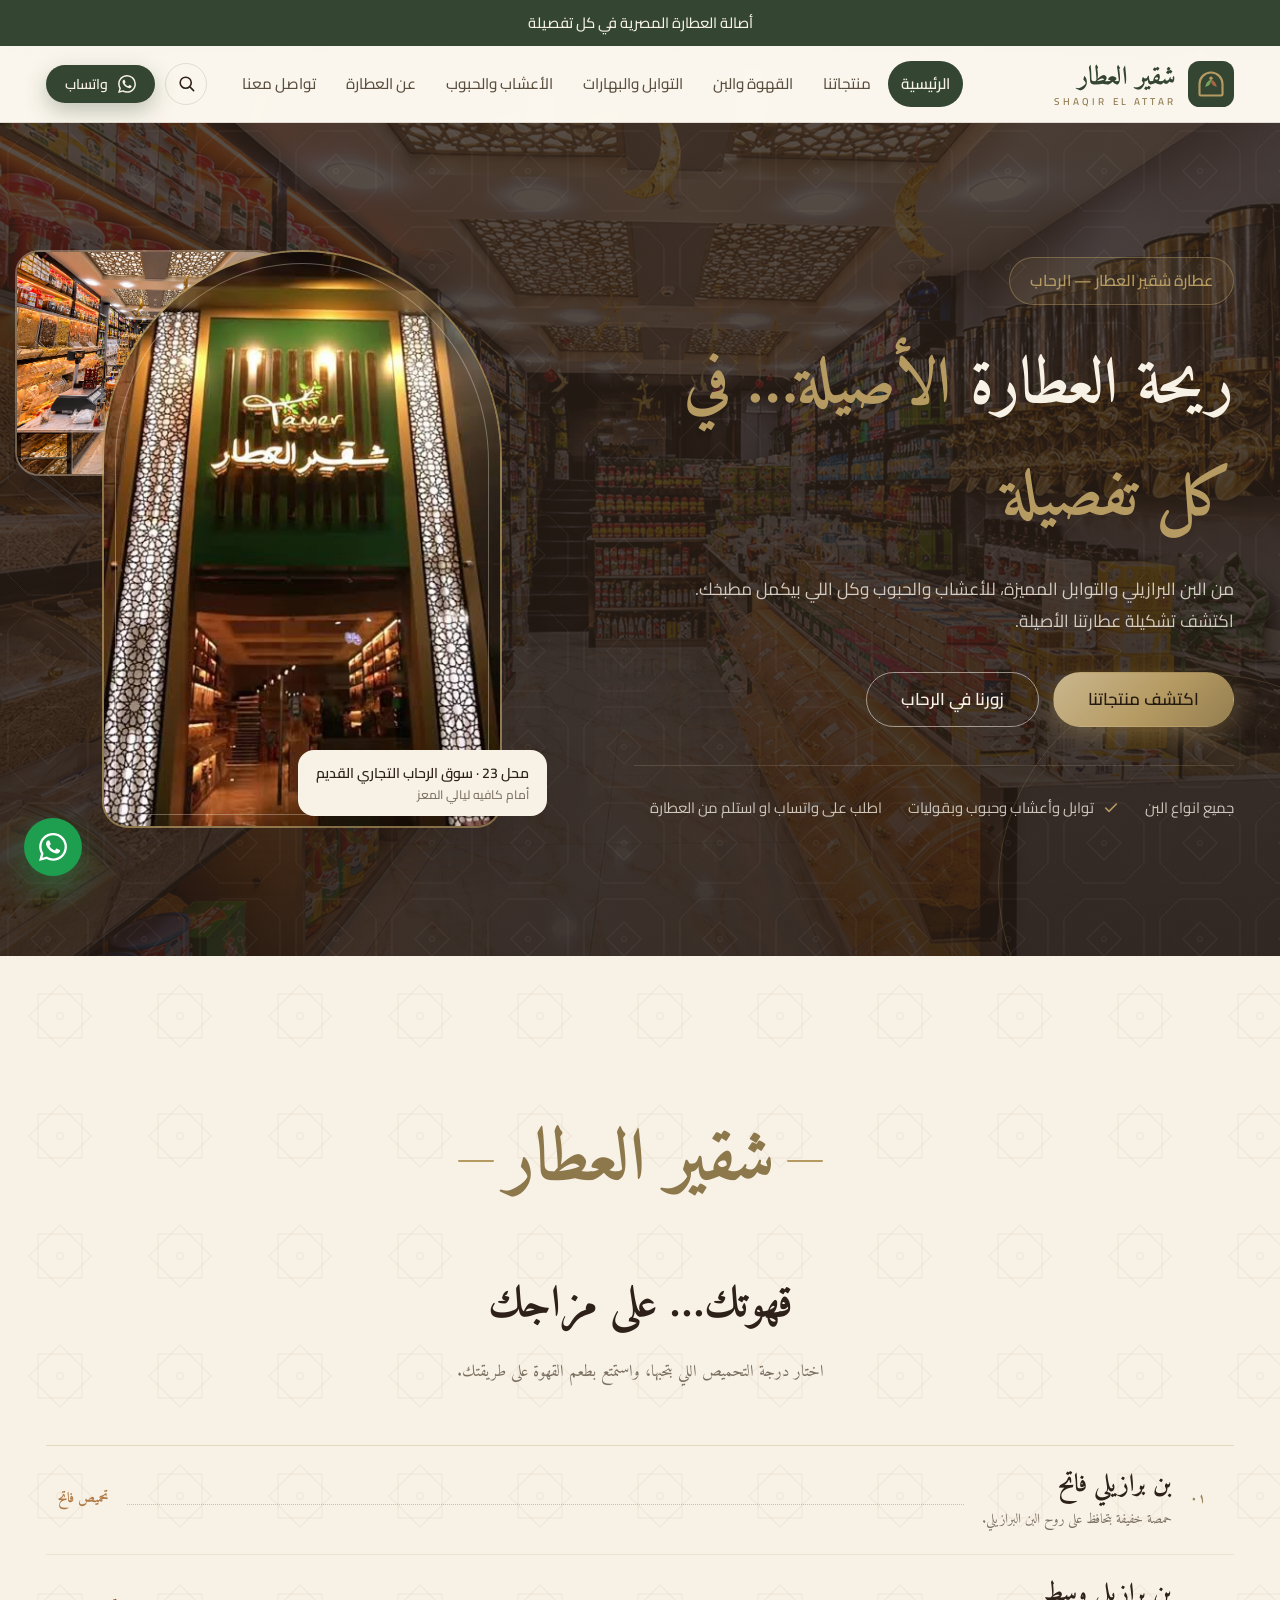
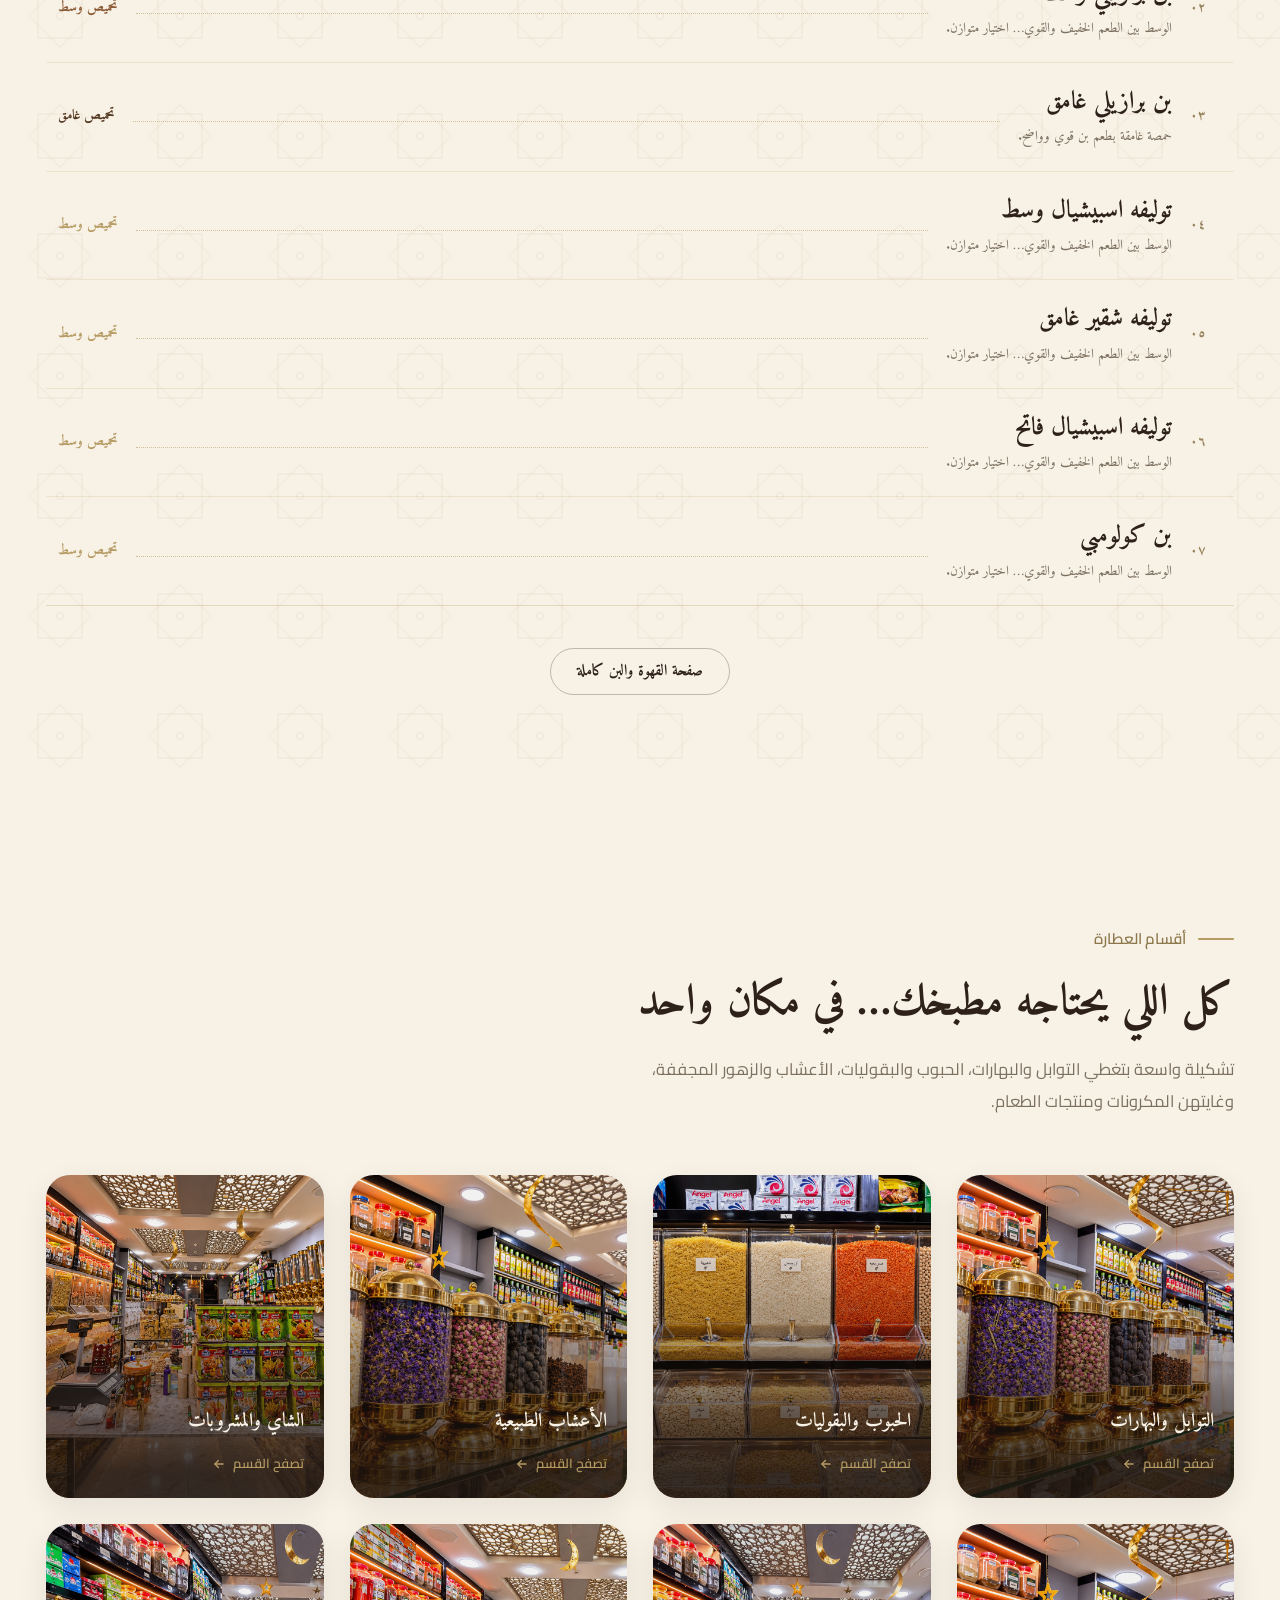
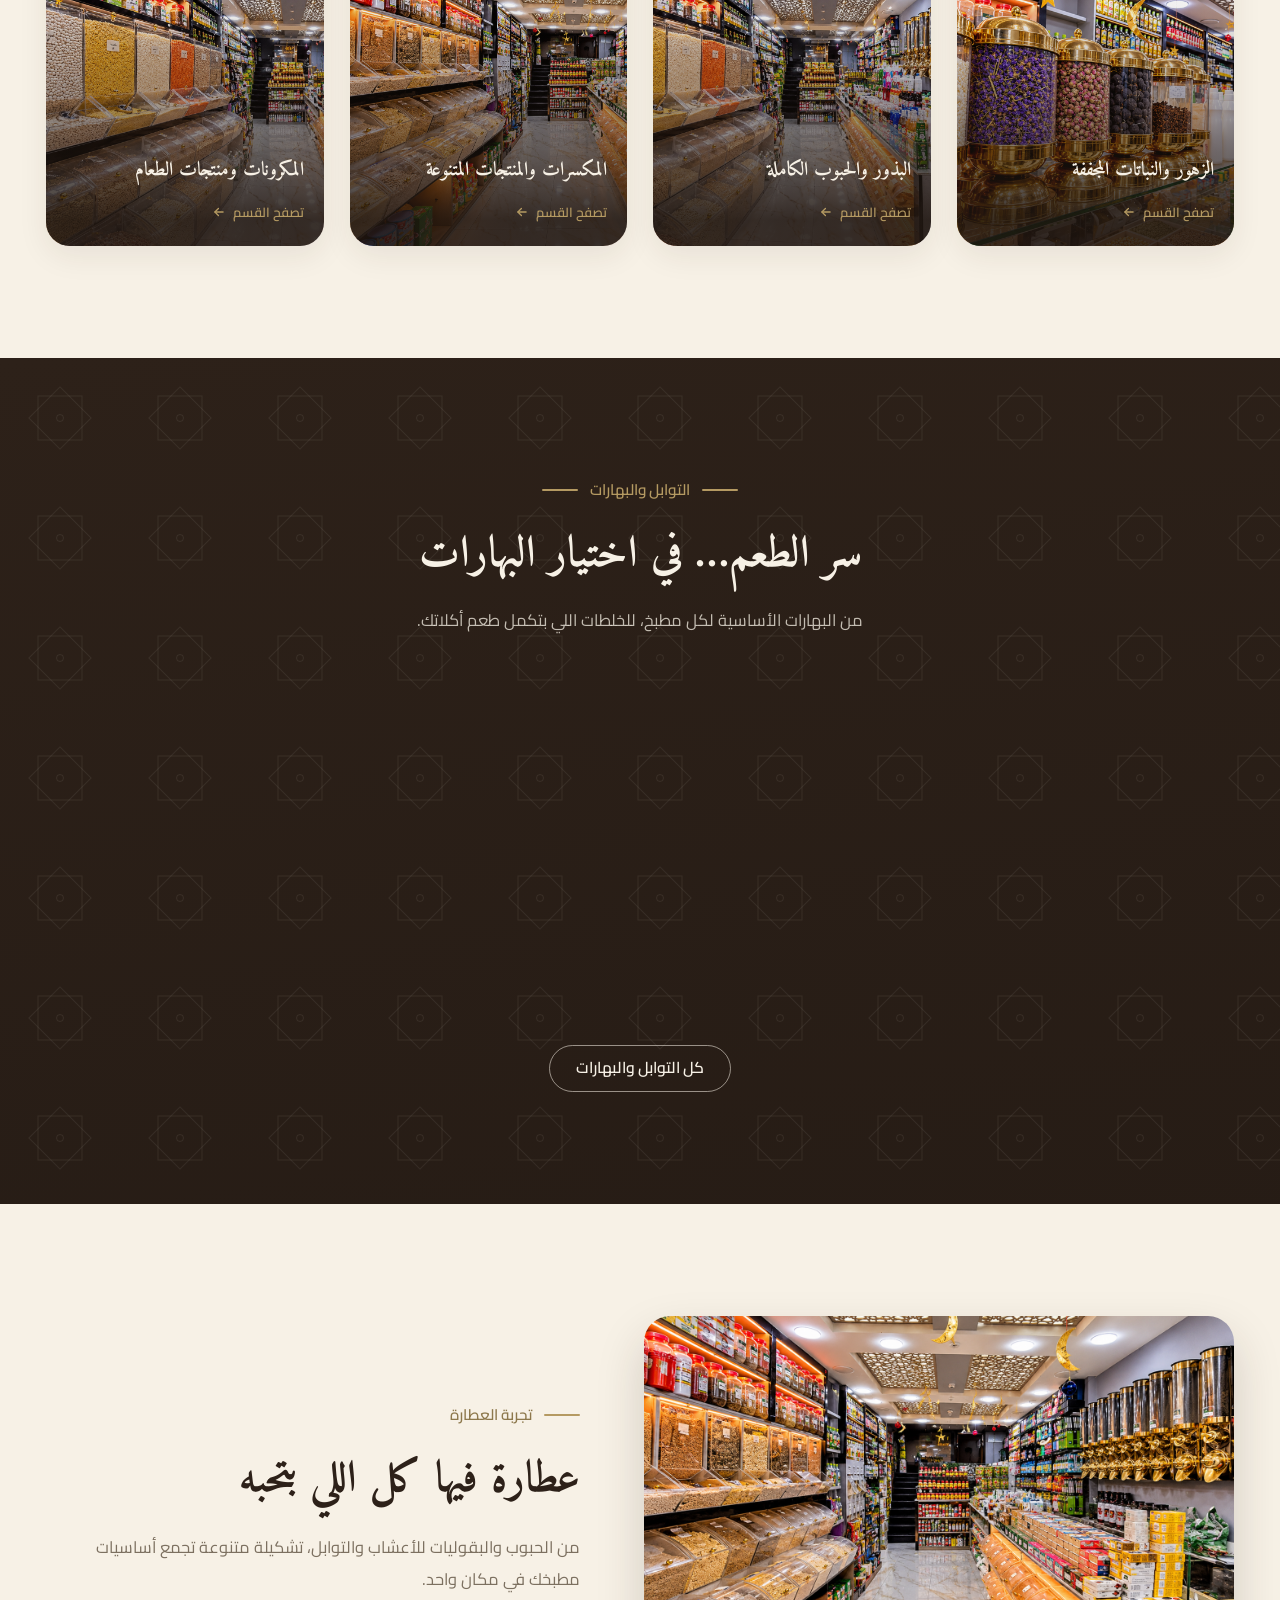
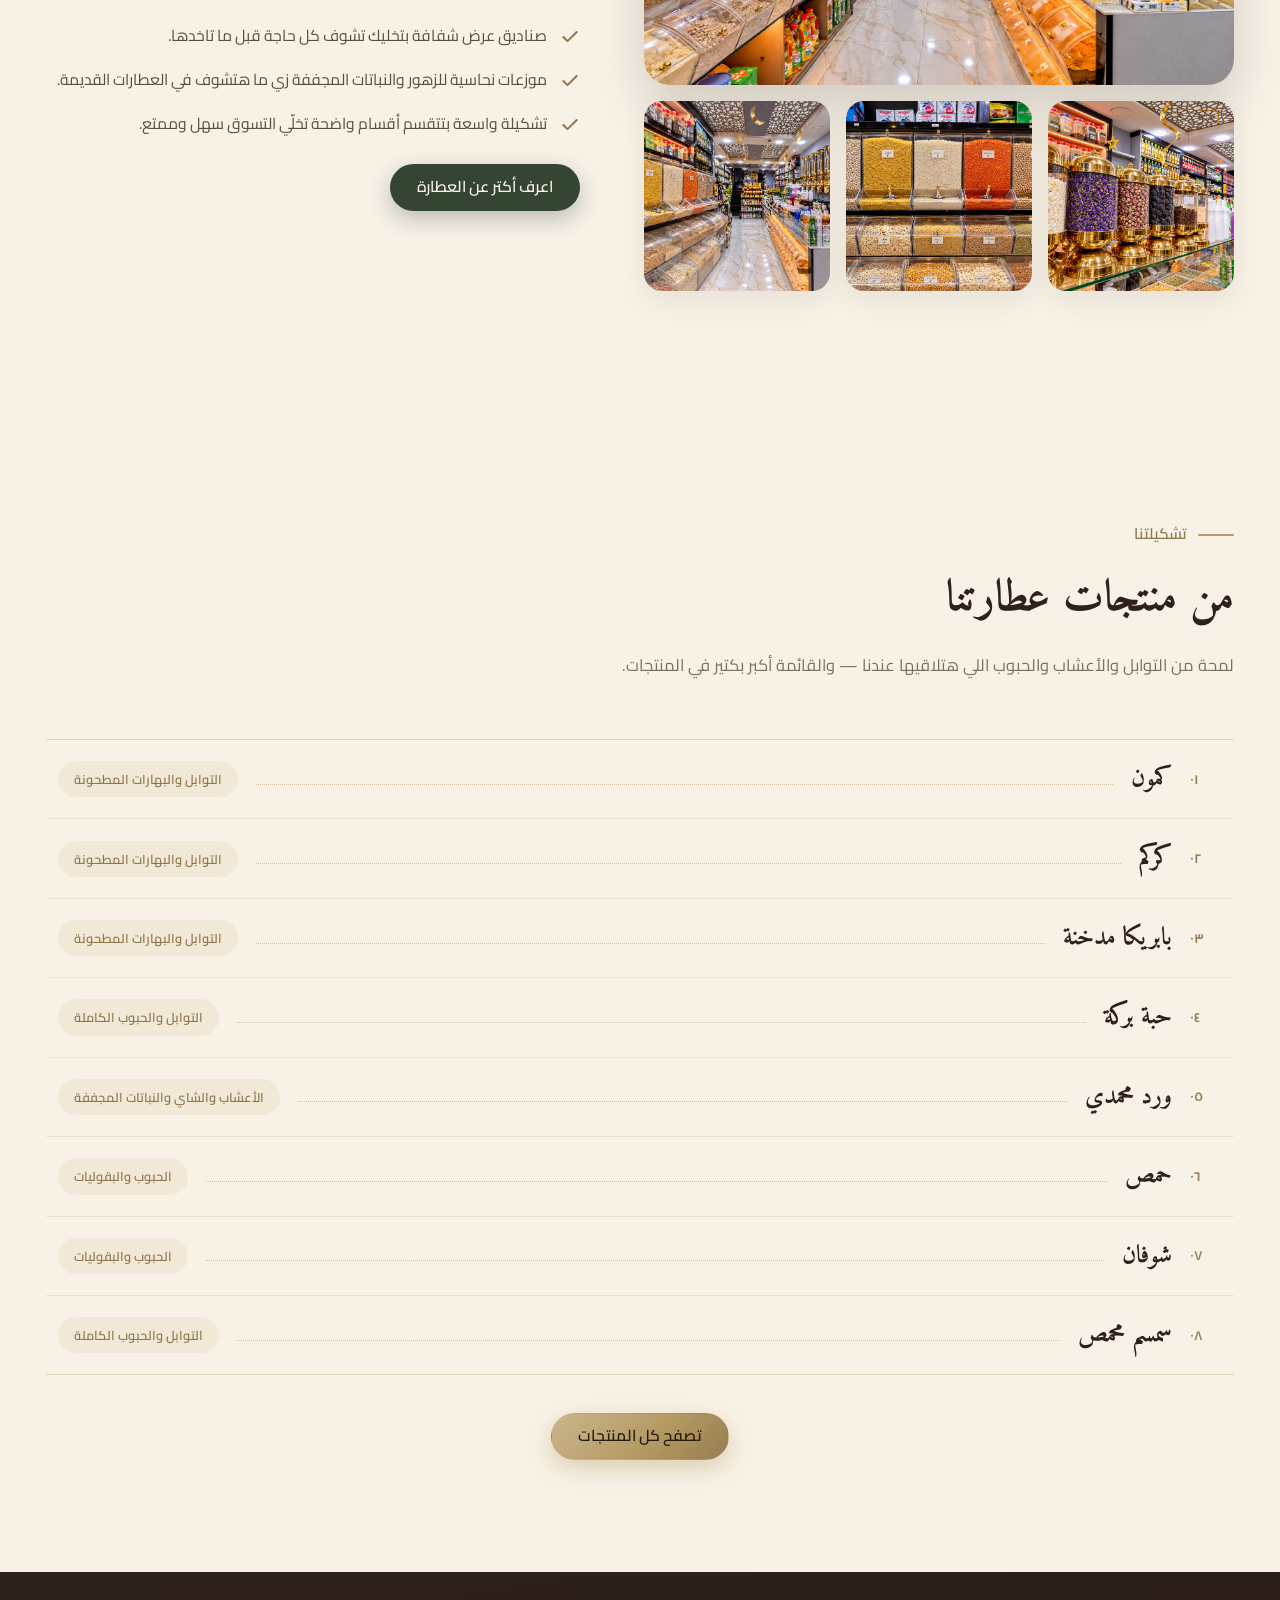
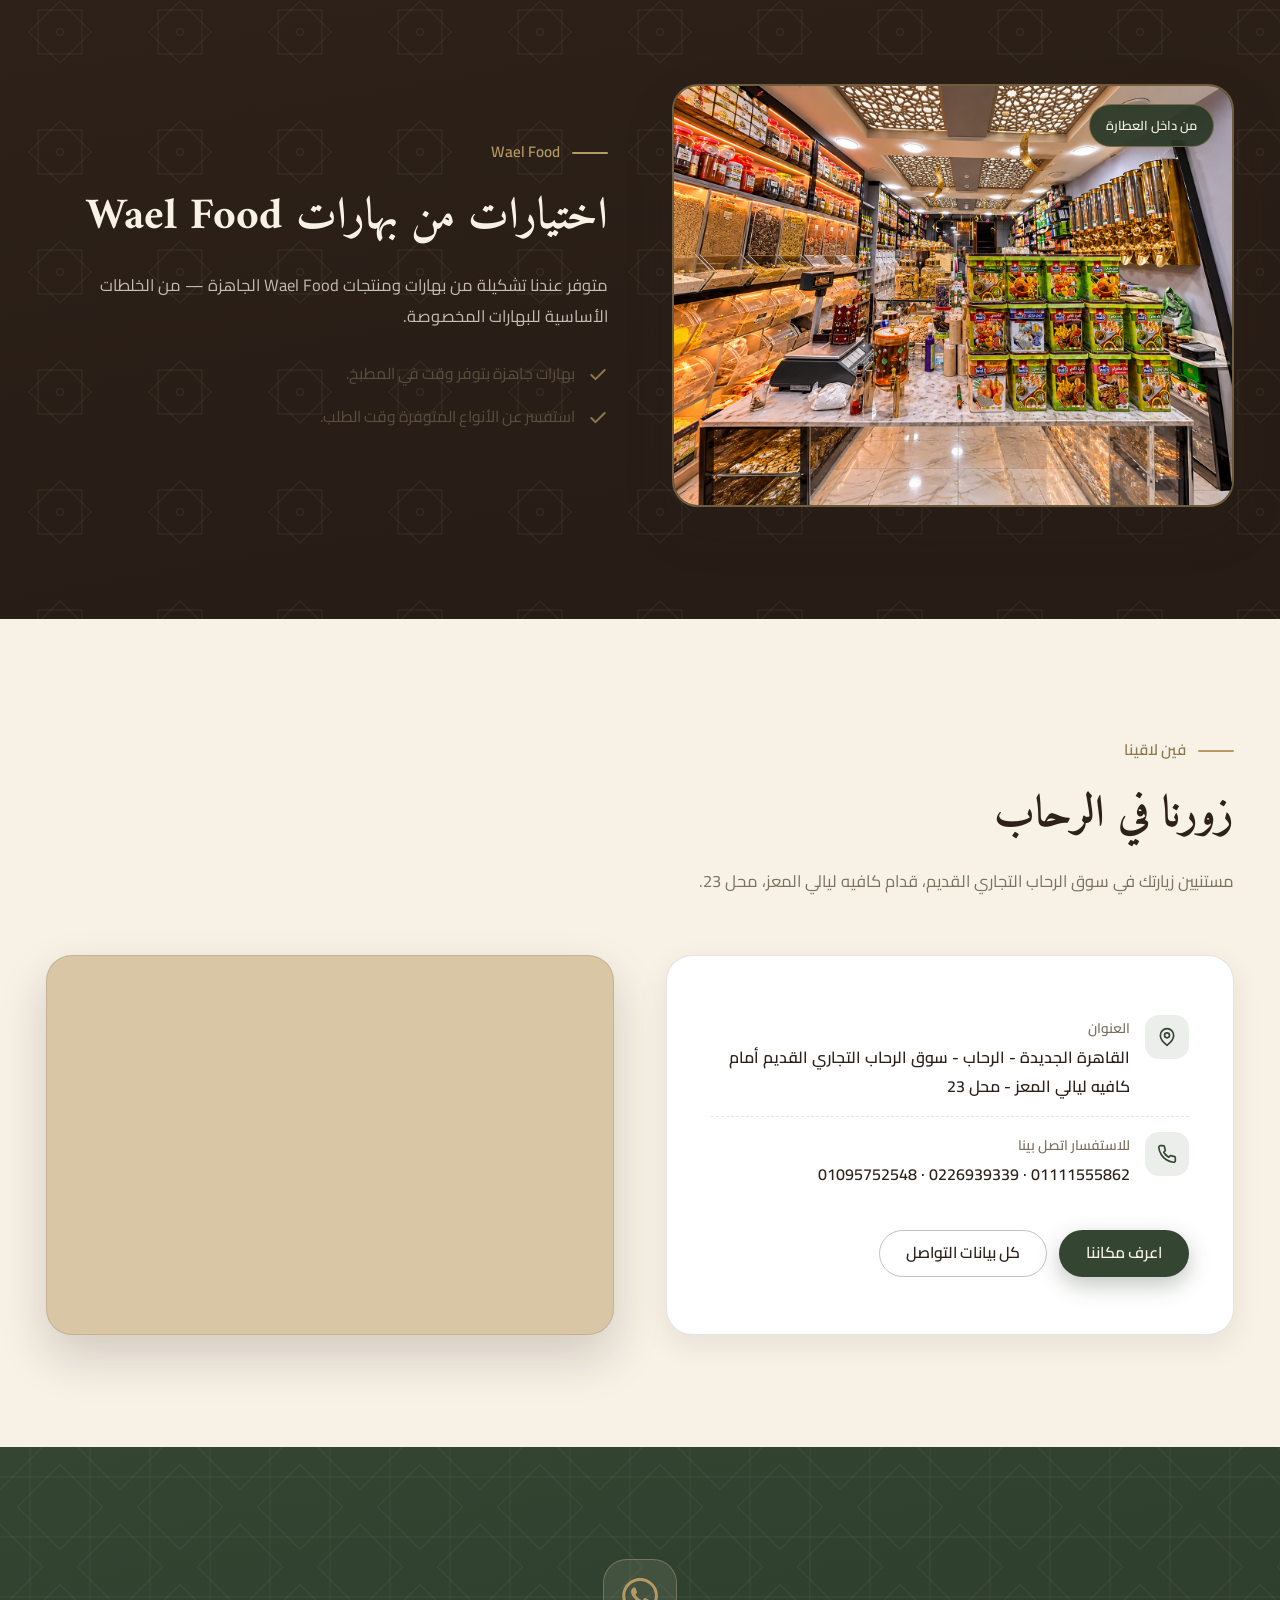
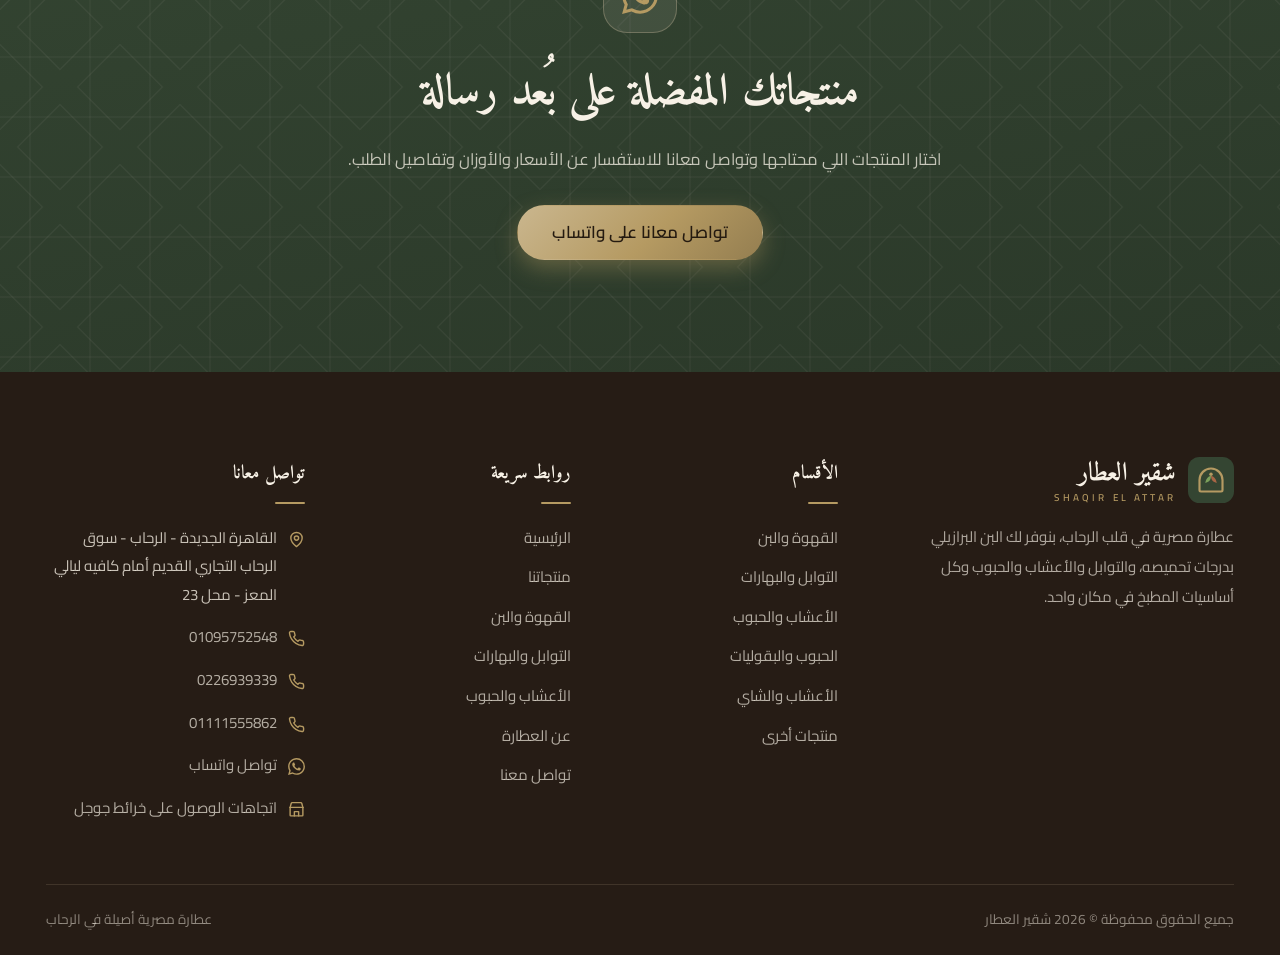
<file: index.html>
<!DOCTYPE html>
<html lang="ar" dir="rtl">
<head>
  <meta charset="UTF-8">
  <meta name="viewport" content="width=device-width, initial-scale=1.0">
  <title>شقير العطار — عطارة مصرية أصيلة في الرحاب</title>
  <meta name="description" content="عطارة شقير العطار في سوق الرحاب التجاري القديم — البن البرازيلي بدرجات تحميص مختلفة، التوابل والبهارات، الأعشاب والحبوب وكل أساسيات المطبخ المصري في مكان واحد.">
  <meta name="theme-color" content="#344532">
  <meta property="og:title" content="شقير العطار — عطارة مصرية أصيلة في الرحاب">
  <meta property="og:description" content="ريحة العطارة الأصيلة… في كل تفصيلة. البن والتوابل والأعشاب والحبوب في سوق الرحاب التجاري القديم، محل 23.">
  <meta property="og:type" content="website">
  <meta property="og:image" content="assets/img/entrance.jpg">
  <link rel="icon" type="image/svg+xml" href="assets/img/favicon.svg">
  <link rel="preconnect" href="https://fonts.googleapis.com">
  <link rel="preconnect" href="https://fonts.gstatic.com" crossorigin>
  <link href="https://fonts.googleapis.com/css2?family=Amiri:wght@400;700&family=Cairo:wght@300;400;500;600;700;800&display=swap" rel="stylesheet">
  <link rel="stylesheet" href="assets/css/styles.css">
  <script src="assets/js/design.js"></script>
  <script src="assets/js/design-apply.js"></script>
</head>
<body data-page="home">

  <div id="app-header"></div>

  <main id="main-content">

    <!-- ═══════════ Hero ═══════════ -->
    <section class="hero" aria-labelledby="heroTitle">
      <div class="container hero-inner">

        <div class="hero-copy">
          <span class="hero-kicker" id="heroKicker"></span>
          <h1 class="hero-title" id="heroTitle"></h1>
          <p class="hero-sub" id="heroSub"></p>
          <div class="hero-ctas">
            <a class="btn btn-brass btn-lg" href="products.html" id="heroCta1"></a>
            <a class="btn btn-outline-light btn-lg" href="contact.html" id="heroCta2"></a>
          </div>
          <ul class="hero-points" id="heroPoints"></ul>
        </div>

        <div class="hero-visual">
          <div class="arch-back">
            <img id="heroBack" src="assets/img/interior-counter.png" alt="من داخل العطارة" loading="eager">
          </div>
          <figure class="arch arch-main">
            <img id="heroEntrance" src="assets/img/entrance.jpg" alt="واجهة العطارة">
          </figure>
          <div class="hero-chip" id="heroChip"></div>
        </div>

      </div>
    </section>

    <!-- ═══════════ القهوة ═══════════ -->
    <section class="section section-pattern-light" aria-labelledby="coffeeTitle">
      <div class="container">
        <div class="section-head center">
          <span class="kicker" id="coffeeKicker"></span>
          <h2 class="section-title" id="coffeeTitle"></h2>
          <p class="section-sub" id="coffeeSub"></p>
        </div>
        <div class="roast-grid" id="roastGrid"></div>
        <p style="text-align:center; margin-top:34px">
          <a class="btn btn-outline-dark" href="coffee.html" id="coffeeMoreBtn"></a>
        </p>
      </div>
    </section>

    <!-- ═══════════ أقسام العطارة ═══════════ -->
    <section class="section section-alt" aria-labelledby="catsTitle">
      <div class="container">
        <div class="section-head">
          <span class="kicker" id="catsKicker"></span>
          <h2 class="section-title" id="catsTitle"></h2>
          <p class="section-sub" id="catsSub"></p>
        </div>
        <div class="cat-grid" id="catGrid"></div>
      </div>
    </section>

    <!-- ═══════════ البهارات المميزة ═══════════ -->
    <section class="section section-dark" aria-labelledby="spiceTitle">
      <div class="container">
        <div class="section-head center">
          <span class="kicker" id="spiceKicker"></span>
          <h2 class="section-title" id="spiceTitle"></h2>
          <p class="section-sub" id="spiceSub"></p>
        </div>
        <div class="spice-grid" id="spiceGrid"></div>
        <p style="text-align:center; margin-top:38px">
          <a class="btn btn-outline-light" href="spices.html" id="spiceMoreBtn"></a>
        </p>
      </div>
    </section>

    <!-- ═══════════ تجربة العطارة ═══════════ -->
    <section class="section" aria-labelledby="storeTitle">
      <div class="container gallery-layout">

        <div class="gallery-stack">
          <figure class="g-main">
            <img id="galleryMain" src="assets/img/interior-aisle.png" alt="ممرات العطارة" loading="lazy">
          </figure>
          <div class="g-row" id="galleryRow"></div>
        </div>

        <div>
          <span class="kicker" id="storeKicker"></span>
          <h2 class="section-title" id="storeTitle" style="margin-bottom:14px"></h2>
          <p class="section-sub" id="storeSub" style="margin-top:0"></p>
          <ul class="story-list" id="storeList"></ul>
          <a class="btn btn-olive" href="about.html" id="storeBtn"></a>
        </div>

      </div>
    </section>

    <!-- ═══════════ منتجات مختارة ═══════════ -->
    <section class="section section-alt" aria-labelledby="featuredTitle">
      <div class="container">
        <div class="section-head">
          <span class="kicker" id="featuredKicker"></span>
          <h2 class="section-title" id="featuredTitle"></h2>
          <p class="section-sub" id="featuredSub"></p>
        </div>
        <div class="product-grid" id="featuredGrid"></div>
        <p style="text-align:center; margin-top:38px">
          <a class="btn btn-brass" href="products.html" id="featuredMoreBtn"></a>
        </p>
      </div>
    </section>

    <!-- ═══════════ Wael Food ═══════════ -->
    <section class="section section-dark" aria-labelledby="waelTitle">
      <div class="container wael-layout">

        <div class="wael-visual">
          <img id="waelImg" src="assets/img/interior-counter.png" alt="رفوف منتجات Wael Food" loading="lazy">
          <span class="wael-tag" id="waelTag"></span>
        </div>

        <div>
          <span class="kicker" id="waelKicker"></span>
          <h2 class="section-title" id="waelTitle" style="margin-bottom:14px"></h2>
          <p class="section-sub" id="waelSub" style="margin-top:0"></p>
          <ul class="story-list wael-points" id="waelPoints"></ul>
          <a class="btn btn-outline-light" href="products.html?cat=other" id="waelBtn"></a>
        </div>

      </div>
    </section>

    <!-- ═══════════ المكان ═══════════ -->
    <section class="section" aria-labelledby="locTitle">
      <div class="container">
        <div class="section-head">
          <span class="kicker" id="locKicker"></span>
          <h2 class="section-title" id="locTitle"></h2>
          <p class="section-sub" id="locSub"></p>
        </div>
        <div class="location-layout">
          <div class="location-card">
            <div class="contact-row">
              <span class="contact-ic"><svg viewBox="0 0 24 24" fill="none" stroke="currentColor" stroke-width="2" stroke-linecap="round" stroke-linejoin="round"><path d="M20 10c0 6-8 12-8 12s-8-6-8-12a8 8 0 1 1 16 0Z"/><circle cx="12" cy="10" r="3"/></svg></span>
              <div><h4 id="locAddressLabel"></h4><p id="addressText"></p></div>
            </div>
            <a class="contact-row" href="tel:+201095752548" id="locPhoneRow">
              <span class="contact-ic"><svg viewBox="0 0 24 24" fill="none" stroke="currentColor" stroke-width="2" stroke-linecap="round" stroke-linejoin="round"><path d="M22 16.92v3a2 2 0 0 1-2.18 2 19.79 19.79 0 0 1-8.63-3.07 19.5 19.5 0 0 1-6-6 19.79 19.79 0 0 1-3.07-8.67A2 2 0 0 1 4.11 2h3a2 2 0 0 1 2 1.72c.127.96.361 1.903.7 2.81a2 2 0 0 1-.45 2.11L8.09 9.91a16 16 0 0 0 6 6l1.27-1.27a2 2 0 0 1 2.11-.45c.907.339 1.85.573 2.81.7A2 2 0 0 1 22 16.92z"/></svg></span>
              <div><h4 id="locPhoneLabel"></h4><p id="phonesText"></p></div>
            </a>
            <div class="location-ctas">
              <a class="btn btn-olive" target="_blank" rel="noopener" href="https://www.google.com/maps/search/?api=1&query=Shop+23%2C+Old+Rehab+Commercial+Market%2C+Layali+El+Moez+Cafe%2C+Rehab%2C+New+Cairo%2C+Egypt" id="mapsLink1"></a>
              <a class="btn btn-outline-dark" href="contact.html" id="locBtn2"></a>
            </div>
          </div>
          <div class="map-frame">
            <iframe id="homeMap" title="موقع العطارة على الخريطة" loading="lazy" allowfullscreen referrerpolicy="no-referrer-when-downgrade"></iframe>
          </div>
        </div>
      </div>
    </section>

    <!-- ═══════════ واتساب ═══════════ -->
    <section class="section section-olive wa-band" aria-labelledby="waTitle">
      <div class="container" style="max-width:720px">
        <span class="wa-icon-big">
          <svg viewBox="0 0 24 24" fill="currentColor" aria-hidden="true"><path d="M17.472 14.382c-.297-.149-1.758-.867-2.03-.967-.273-.099-.471-.148-.67.15-.197.297-.767.966-.94 1.164-.173.199-.347.223-.644.075-.297-.15-1.255-.463-2.39-1.475-.883-.788-1.48-1.761-1.653-2.059-.173-.297-.018-.458.13-.606.134-.133.298-.347.446-.52.149-.174.198-.298.298-.497.099-.198.05-.371-.025-.52-.075-.149-.669-1.612-.916-2.207-.242-.579-.487-.5-.669-.51-.173-.008-.371-.01-.57-.01-.198 0-.52.074-.792.372-.272.297-1.04 1.016-1.04 2.479 0 1.462 1.065 2.875 1.213 3.074.149.198 2.096 3.2 5.077 4.487.709.306 1.262.489 1.694.625.712.227 1.36.195 1.871.118.571-.085 1.758-.719 2.006-1.413.248-.694.248-1.289.173-1.413-.074-.124-.272-.198-.57-.347m-5.421 7.403h-.004a9.87 9.87 0 01-5.031-1.378l-.361-.214-3.741.982.998-3.648-.235-.374a9.86 9.86 0 01-1.51-5.26c.001-5.45 4.436-9.884 9.888-9.884 2.64 0 5.122 1.03 6.988 2.898a9.825 9.825 0 012.893 6.994c-.003 5.45-4.437 9.884-9.885 9.884m8.413-18.297A11.815 11.815 0 0012.05 0C5.495 0 .16 5.335.157 11.892c0 2.096.547 4.142 1.588 5.945L.057 24l6.305-1.654a11.882 11.882 0 005.683 1.448h.005c6.554 0 11.89-5.335 11.893-11.893a11.821 11.821 0 00-3.48-8.413Z"/></svg>
        </span>
        <h2 class="section-title" id="waTitle"></h2>
        <p class="section-sub" id="waSub"></p>
        <a class="btn btn-brass btn-lg" target="_blank" rel="noopener" href="https://wa.me/201095752548" id="waBtn"></a>
      </div>
    </section>

  </main>

  <div id="app-footer"></div>
  <div class="search-overlay" id="searchOverlay"></div>

  <script src="assets/js/content.js"></script>
  <script src="assets/js/config.js"></script>
  <script src="assets/js/products.js"></script>
  <script src="assets/js/main.js"></script>
  <script src="assets/js/editor.js"></script>
  <script>
    /* تعبئة بيانات التواصل الديناميكية في صفحة الرئيسية */
    document.addEventListener("DOMContentLoaded", function () {
      document.getElementById("addressText").textContent = SITE.addressAr;
      document.getElementById("phonesText").innerHTML = SITE.phones.map(function (p) {
        return '<span class="num">' + p.label + "</span>";
      }).join(" · ");
      document.getElementById("locPhoneRow").href = "tel:" + SITE.phones[0].tel;
      document.getElementById("mapsLink1").textContent = CONTENT.home.location.btn1;
      document.getElementById("mapsLink1").href = SITE.mapsUrl;
      document.getElementById("waBtn").href = "https://wa.me/" + SITE.whatsapp + "?text=" + encodeURIComponent(SITE.msgs.general);
    });
  </script>
</body>
</html>
</file>
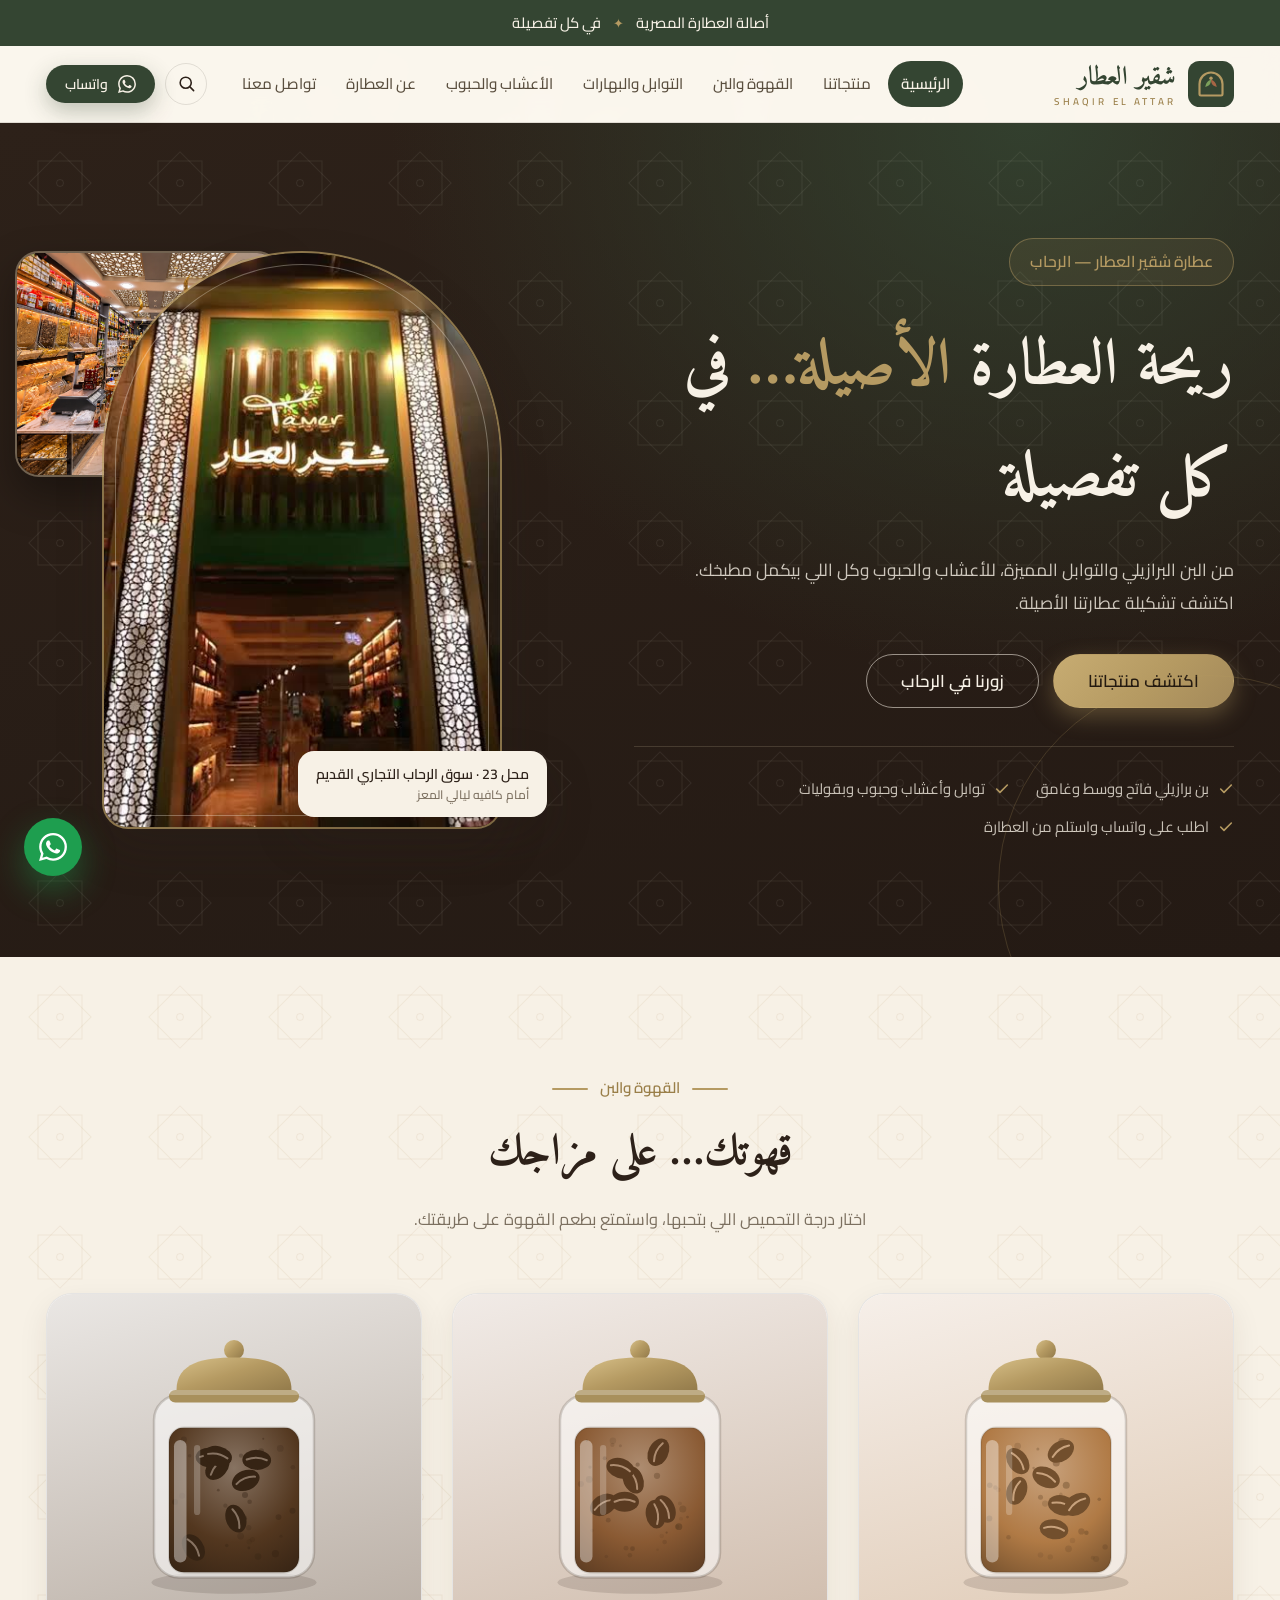
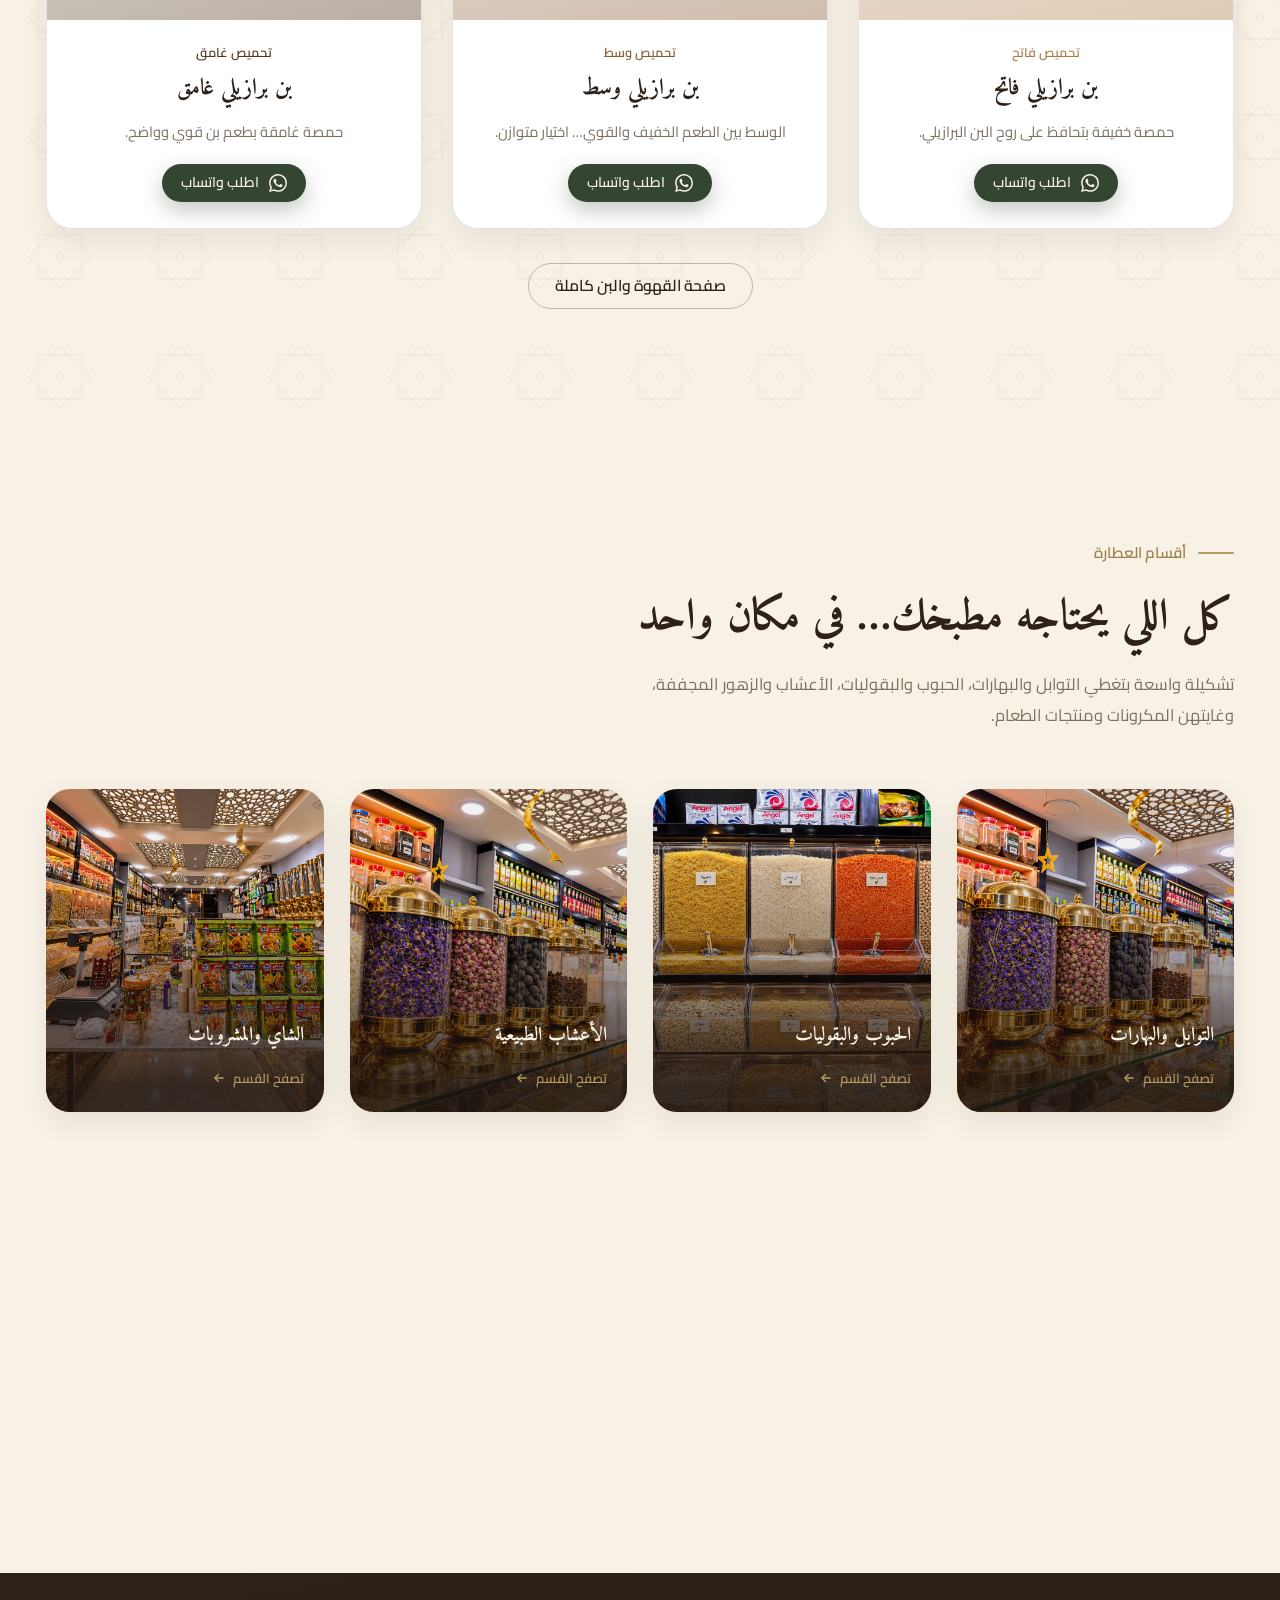
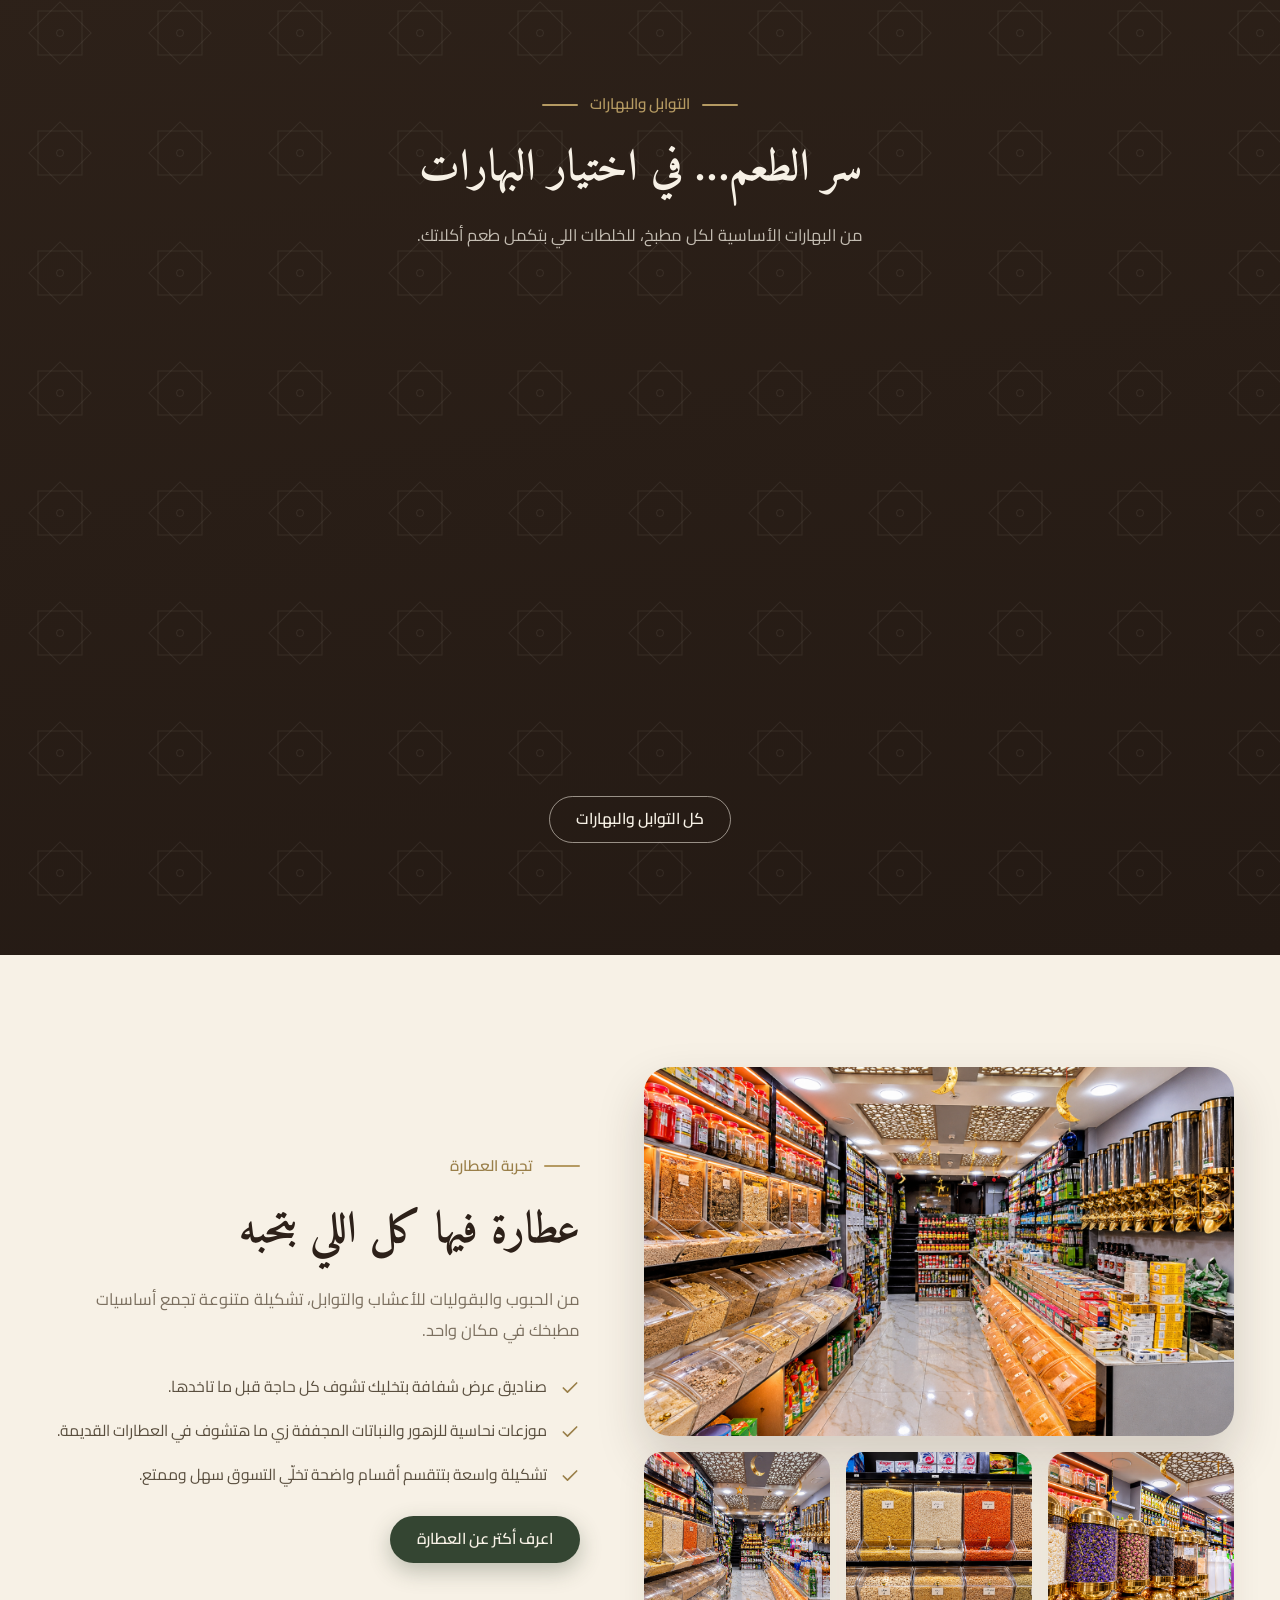
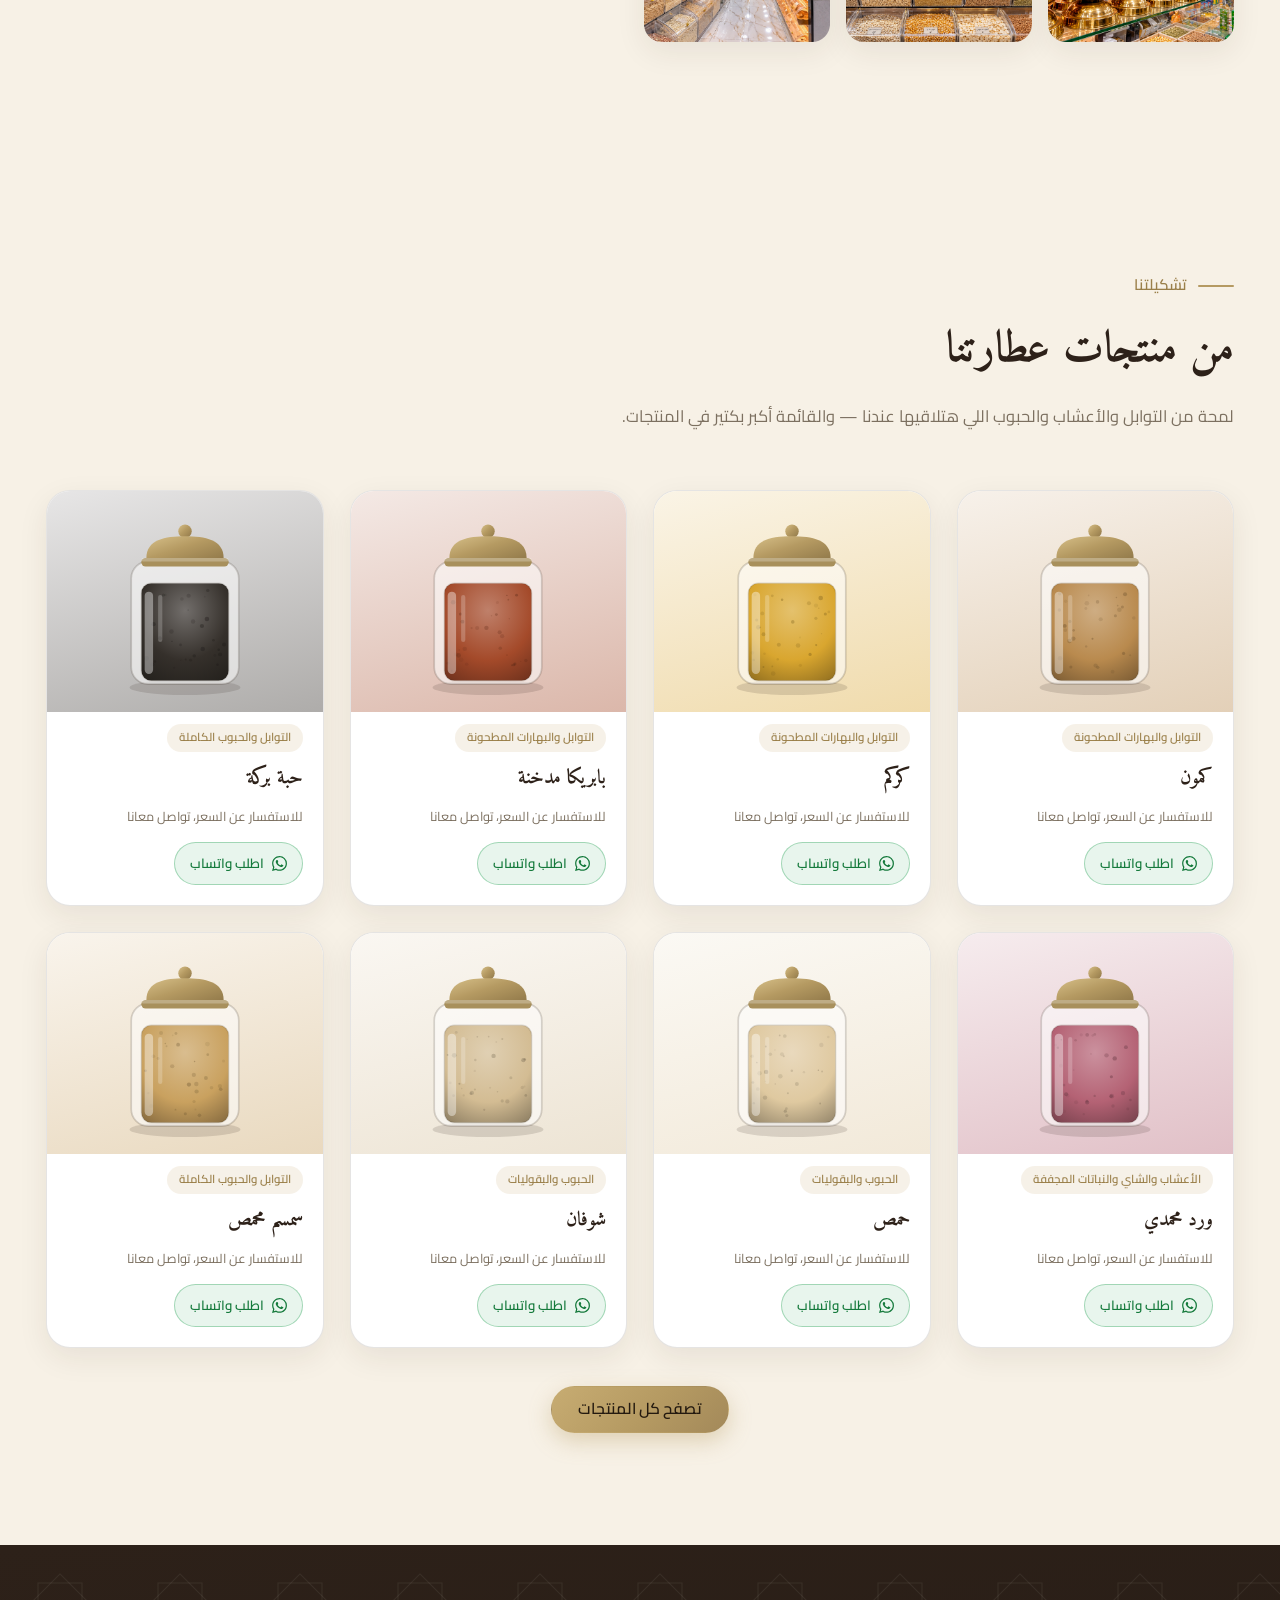
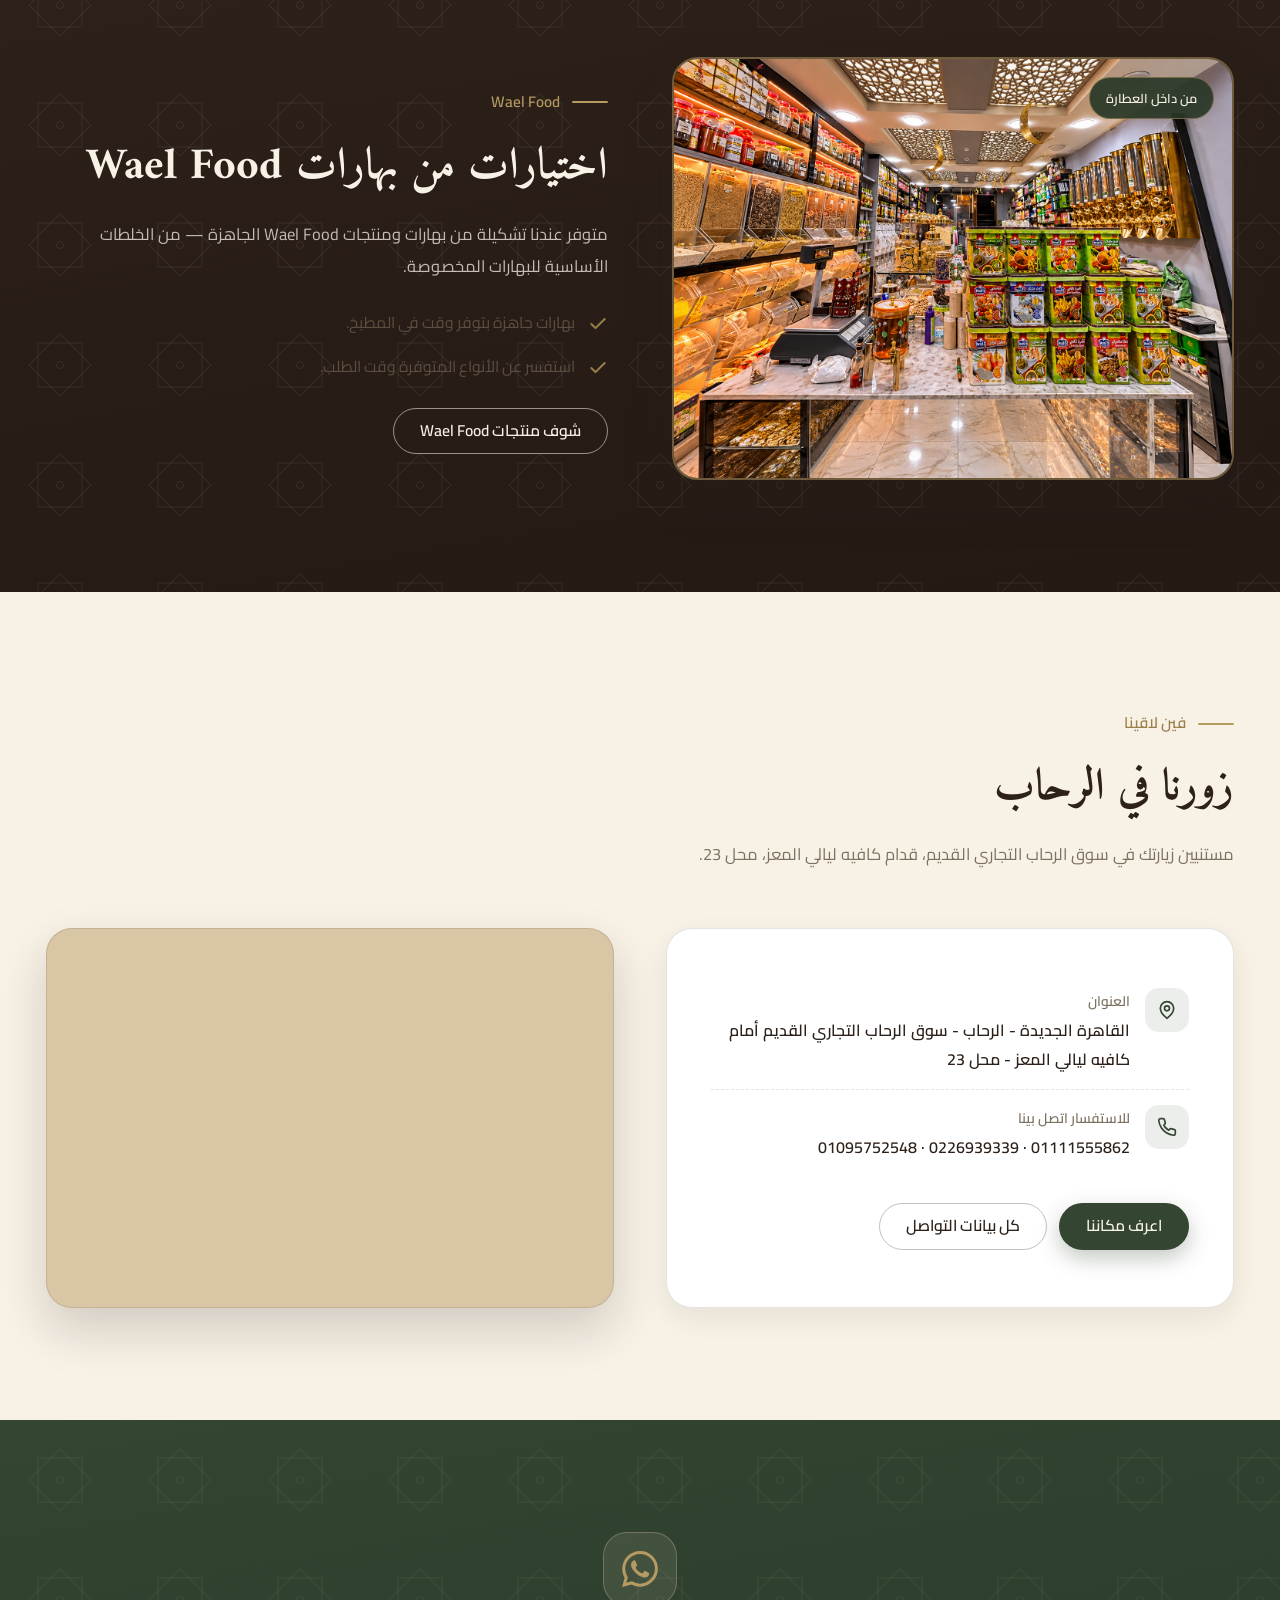
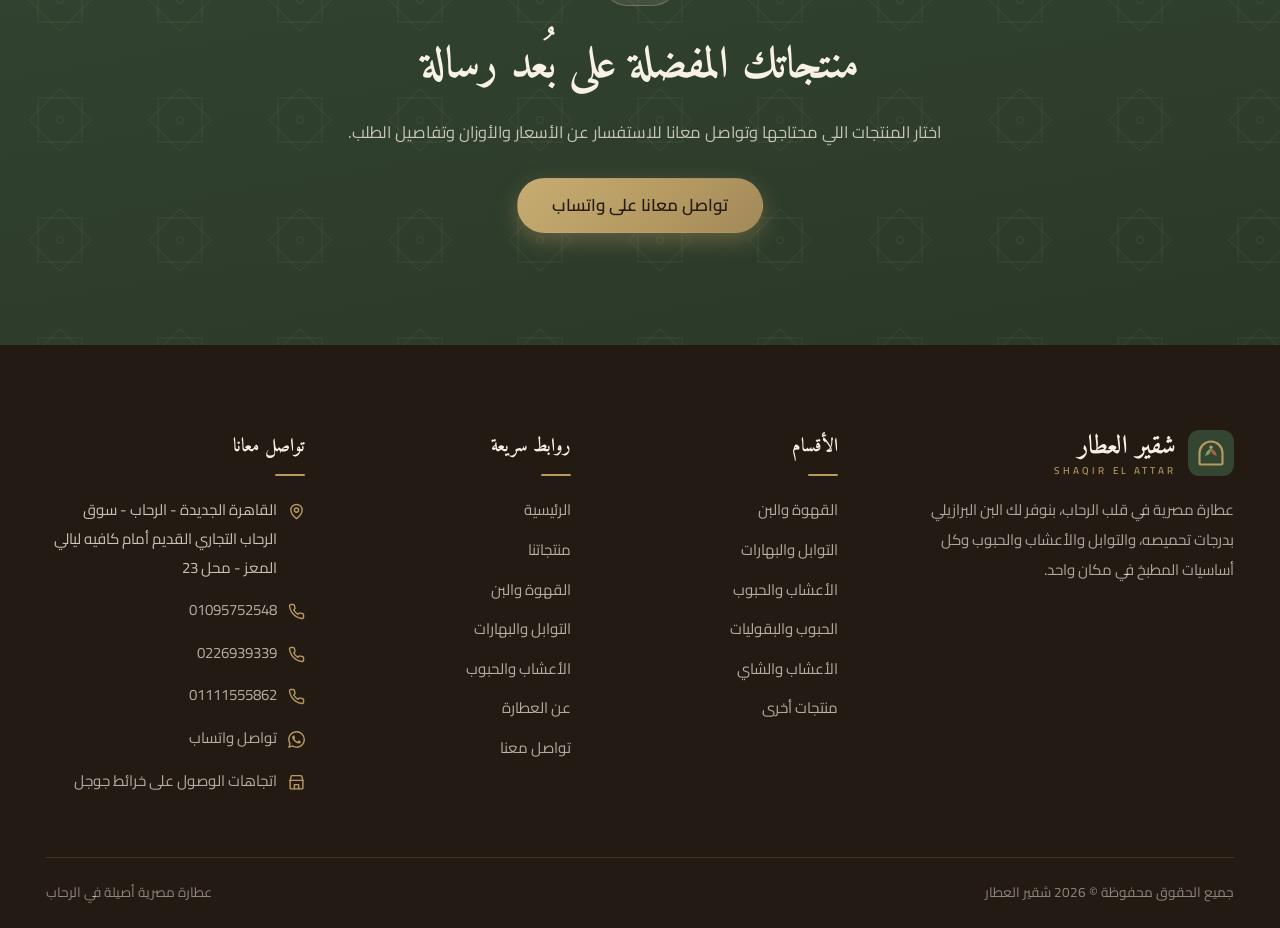
<file: attar/index.html>
<!DOCTYPE html>
<html lang="ar" dir="rtl">
<head>
  <meta charset="UTF-8">
  <meta name="viewport" content="width=device-width, initial-scale=1.0">
  <title>شقير العطار — عطارة مصرية أصيلة في الرحاب</title>
  <meta name="description" content="عطارة شقير العطار في سوق الرحاب التجاري القديم — البن البرازيلي بدرجات تحميص مختلفة، التوابل والبهارات، الأعشاب والحبوب وكل أساسيات المطبخ المصري في مكان واحد.">
  <meta name="theme-color" content="#344532">
  <meta property="og:title" content="شقير العطار — عطارة مصرية أصيلة في الرحاب">
  <meta property="og:description" content="ريحة العطارة الأصيلة… في كل تفصيلة. البن والتوابل والأعشاب والحبوب في سوق الرحاب التجاري القديم، محل 23.">
  <meta property="og:type" content="website">
  <meta property="og:image" content="assets/img/entrance.jpg">
  <link rel="icon" type="image/svg+xml" href="assets/img/favicon.svg">
  <link rel="preconnect" href="https://fonts.googleapis.com">
  <link rel="preconnect" href="https://fonts.gstatic.com" crossorigin>
  <link href="https://fonts.googleapis.com/css2?family=Amiri:wght@400;700&family=Cairo:wght@300;400;500;600;700;800&display=swap" rel="stylesheet">
  <link rel="stylesheet" href="assets/css/styles.css">
</head>
<body data-page="home">

  <div id="app-header"></div>

  <main>

    <!-- ═══════════ Hero — واجهة العطارة ═══════════ -->
    <section class="hero" aria-labelledby="heroTitle">
      <div class="container hero-inner">

        <div class="hero-copy">
          <span class="hero-kicker">عطارة شقير العطار — الرحاب</span>
          <h1 class="hero-title" id="heroTitle">ريحة العطارة <span class="accent">الأصيلة…</span> في كل تفصيلة</h1>
          <p class="hero-sub">من البن البرازيلي والتوابل المميزة، للأعشاب والحبوب وكل اللي بيكمل مطبخك. اكتشف تشكيلة عطارتنا الأصيلة.</p>
          <div class="hero-ctas">
            <a class="btn btn-brass btn-lg" href="products.html">اكتشف منتجاتنا</a>
            <a class="btn btn-outline-light btn-lg" href="contact.html">زورنا في الرحاب</a>
          </div>
          <ul class="hero-points">
            <li><svg viewBox="0 0 24 24" fill="none" stroke="currentColor" stroke-width="2.4" stroke-linecap="round" stroke-linejoin="round"><path d="M20 6L9 17l-5-5"/></svg> بن برازيلي فاتح ووسط وغامق</li>
            <li><svg viewBox="0 0 24 24" fill="none" stroke="currentColor" stroke-width="2.4" stroke-linecap="round" stroke-linejoin="round"><path d="M20 6L9 17l-5-5"/></svg> توابل وأعشاب وحبوب وبقوليات</li>
            <li><svg viewBox="0 0 24 24" fill="none" stroke="currentColor" stroke-width="2.4" stroke-linecap="round" stroke-linejoin="round"><path d="M20 6L9 17l-5-5"/></svg> اطلب على واتساب واستلم من العطارة</li>
          </ul>
        </div>

        <div class="hero-visual" aria-label="واجهة العطارة الحقيقية">
          <div class="arch-back">
            <img src="assets/img/interior-counter.png" alt="داخل عطارة شقير العطار — رفوف التوابل والصناديق النحاسية" loading="eager">
          </div>
          <figure class="arch arch-main">
            <img src="assets/img/entrance.jpg" alt="واجهة عطارة شقير العطار ليلاً — الواجهة الخضراء المضيئة">
          </figure>
          <div class="hero-chip">
            <span>محل 23 · سوق الرحاب التجاري القديم<small>أمام كافيه ليالي المعز</small></span>
          </div>
        </div>

      </div>
    </section>

    <!-- ═══════════ القهوة ═══════════ -->
    <section class="section section-pattern-light" aria-labelledby="coffeeTitle">
      <div class="container">
        <div class="section-head center">
          <span class="kicker">القهوة والبن</span>
          <h2 class="section-title" id="coffeeTitle">قهوتك… على مزاجك</h2>
          <p class="section-sub">اختار درجة التحميص اللي بتحبها، واستمتع بطعم القهوة على طريقتك.</p>
        </div>
        <div class="roast-grid" id="roastGrid"></div>
        <p style="text-align:center; margin-top:34px">
          <a class="btn btn-outline-dark" href="coffee.html">صفحة القهوة والبن كاملة</a>
        </p>
      </div>
    </section>

    <!-- ═══════════ أقسام العطارة ═══════════ -->
    <section class="section section-alt" aria-labelledby="catsTitle">
      <div class="container">
        <div class="section-head">
          <span class="kicker">أقسام العطارة</span>
          <h2 class="section-title" id="catsTitle">كل اللي يحتاجه مطبخك… في مكان واحد</h2>
          <p class="section-sub">تشكيلة واسعة بتغطي التوابل والبهارات، الحبوب والبقوليات، الأعشاب والزهور المجففة، وغايتهن المكرونات ومنتجات الطعام.</p>
        </div>
        <div class="cat-grid" id="catGrid"></div>
      </div>
    </section>

    <!-- ═══════════ البهارات المميزة ═══════════ -->
    <section class="section section-dark" aria-labelledby="spiceTitle">
      <div class="container">
        <div class="section-head center">
          <span class="kicker">التوابل والبهارات</span>
          <h2 class="section-title" id="spiceTitle">سر الطعم… في اختيار البهارات</h2>
          <p class="section-sub">من البهارات الأساسية لكل مطبخ، للخلطات اللي بتكمل طعم أكلاتك.</p>
        </div>
        <div class="spice-grid" id="spiceGrid"></div>
        <p style="text-align:center; margin-top:38px">
          <a class="btn btn-outline-light" href="spices.html">كل التوابل والبهارات</a>
        </p>
      </div>
    </section>

    <!-- ═══════════ تجربة العطارة ═══════════ -->
    <section class="section" aria-labelledby="storeTitle">
      <div class="container gallery-layout">

        <div class="gallery-stack">
          <figure class="g-main">
            <img src="assets/img/interior-aisle.png" alt="ممرات العطارة — صناديق شفافة للحبوب وموزعات نحاسية للتوابل" loading="lazy">
          </figure>
          <div class="g-row">
            <figure class="g-item">
              <img src="assets/img/brass-jars.png" alt="موزعات نحاسية فيها زهور ونباتات مجففة" loading="lazy">
            </figure>
            <figure class="g-item">
              <img src="assets/img/bins-grains.png" alt="صناديق شفافة معنونة بالحبوب والبقوليات" loading="lazy">
            </figure>
            <figure class="g-item">
              <img src="assets/img/aisle-pasta.png" alt="رفوف المكرونات والمنتجات الجافة" loading="lazy">
            </figure>
          </div>
        </div>

        <div>
          <span class="kicker">تجربة العطارة</span>
          <h2 class="section-title" id="storeTitle" style="margin-bottom:14px">عطارة فيها كل اللي بتحبه</h2>
          <p class="section-sub" style="margin-top:0">من الحبوب والبقوليات للأعشاب والتوابل، تشكيلة متنوعة تجمع أساسيات مطبخك في مكان واحد.</p>
          <ul class="story-list">
            <li><svg viewBox="0 0 24 24" fill="none" stroke="currentColor" stroke-width="2" stroke-linecap="round" stroke-linejoin="round"><path d="M20 6L9 17l-5-5"/></svg> صناديق عرض شفافة بتخليك تشوف كل حاجة قبل ما تاخدها.</li>
            <li><svg viewBox="0 0 24 24" fill="none" stroke="currentColor" stroke-width="2" stroke-linecap="round" stroke-linejoin="round"><path d="M20 6L9 17l-5-5"/></svg> موزعات نحاسية للزهور والنباتات المجففة زي ما هتشوف في العطارات القديمة.</li>
            <li><svg viewBox="0 0 24 24" fill="none" stroke="currentColor" stroke-width="2" stroke-linecap="round" stroke-linejoin="round"><path d="M20 6L9 17l-5-5"/></svg> تشكيلة واسعة بتتقسم أقسام واضحة تخلّي التسوق سهل وممتع.</li>
          </ul>
          <a class="btn btn-olive" href="about.html">اعرف أكتر عن العطارة</a>
        </div>

      </div>
    </section>

    <!-- ═══════════ منتجات مختارة ═══════════ -->
    <section class="section section-alt" aria-labelledby="featuredTitle">
      <div class="container">
        <div class="section-head">
          <span class="kicker">تشكيلتنا</span>
          <h2 class="section-title" id="featuredTitle">من منتجات عطارتنا</h2>
          <p class="section-sub">لمحة من التوابل والأعشاب والحبوب اللي هتلاقيها عندنا — والقائمة أكبر بكتير في المنتجات.</p>
        </div>
        <div class="product-grid" id="featuredGrid"></div>
        <p style="text-align:center; margin-top:38px">
          <a class="btn btn-brass" href="products.html">تصفح كل المنتجات</a>
        </p>
      </div>
    </section>

    <!-- ═══════════ Wael Food ═══════════ -->
    <section class="section section-dark" aria-labelledby="waelTitle">
      <div class="container wael-layout">

        <div class="wael-visual">
          <img src="assets/img/interior-counter.png" alt="رفوف منتجات Wael Food جوه العطارة" loading="lazy" style="object-position:center 38%">
          <span class="wael-tag">من داخل العطارة</span>
        </div>

        <div>
          <span class="kicker">Wael Food</span>
          <h2 class="section-title" id="waelTitle" style="margin-bottom:14px">اختيارات من بهارات <span dir="ltr">Wael Food</span></h2>
          <p class="section-sub" style="margin-top:0">متوفر عندنا تشكيلة من بهارات ومنتجات <span dir="ltr">Wael Food</span> الجاهزة — من الخلطات الأساسية للبهارات المخصوصة.</p>
          <ul class="story-list wael-points">
            <li><svg viewBox="0 0 24 24" fill="none" stroke="currentColor" stroke-width="2.4" stroke-linecap="round" stroke-linejoin="round"><path d="M20 6L9 17l-5-5"/></svg> بهارات جاهزة بتوفر وقت في المطبخ.</li>
            <li><svg viewBox="0 0 24 24" fill="none" stroke="currentColor" stroke-width="2.4" stroke-linecap="round" stroke-linejoin="round"><path d="M20 6L9 17l-5-5"/></svg> استفسر عن الأنواع المتوفرة وقت الطلب.</li>
          </ul>
          <a class="btn btn-outline-light" href="products.html?cat=other">شوف منتجات Wael Food</a>
        </div>

      </div>
    </section>

    <!-- ═══════════ المكان ═══════════ -->
    <section class="section" aria-labelledby="locTitle">
      <div class="container">
        <div class="section-head">
          <span class="kicker">فين لاقينا</span>
          <h2 class="section-title" id="locTitle">زورنا في الرحاب</h2>
          <p class="section-sub">مستنيين زيارتك في سوق الرحاب التجاري القديم، قدام كافيه ليالي المعز، محل 23.</p>
        </div>
        <div class="location-layout">
          <div class="location-card">
            <div class="contact-row">
              <span class="contact-ic"><svg viewBox="0 0 24 24" fill="none" stroke="currentColor" stroke-width="2" stroke-linecap="round" stroke-linejoin="round"><path d="M20 10c0 6-8 12-8 12s-8-6-8-12a8 8 0 1 1 16 0Z"/><circle cx="12" cy="10" r="3"/></svg></span>
              <div><h4>العنوان</h4><p>القاهرة الجديدة - الرحاب - سوق الرحاب التجاري القديم أمام كافيه ليالي المعز - محل 23</p></div>
            </div>
            <a class="contact-row" href="tel:+201095752548">
              <span class="contact-ic"><svg viewBox="0 0 24 24" fill="none" stroke="currentColor" stroke-width="2" stroke-linecap="round" stroke-linejoin="round"><path d="M22 16.92v3a2 2 0 0 1-2.18 2 19.79 19.79 0 0 1-8.63-3.07 19.5 19.5 0 0 1-6-6 19.79 19.79 0 0 1-3.07-8.67A2 2 0 0 1 4.11 2h3a2 2 0 0 1 2 1.72c.127.96.361 1.903.7 2.81a2 2 0 0 1-.45 2.11L8.09 9.91a16 16 0 0 0 6 6l1.27-1.27a2 2 0 0 1 2.11-.45c.907.339 1.85.573 2.81.7A2 2 0 0 1 22 16.92z"/></svg></span>
              <div><h4>للاستفسار اتصل بينا</h4><p><span class="num">01095752548</span> · <span class="num">0226939339</span> · <span class="num">01111555862</span></p></div>
            </a>
            <div class="location-ctas">
              <a class="btn btn-olive" target="_blank" rel="noopener" href="https://www.google.com/maps/search/?api=1&query=Shop+23%2C+Old+Rehab+Commercial+Market%2C+Layali+El+Moez+Cafe%2C+Rehab%2C+New+Cairo%2C+Egypt">اعرف مكاننا</a>
              <a class="btn btn-outline-dark" href="contact.html">كل بيانات التواصل</a>
            </div>
          </div>
          <div class="map-frame">
            <iframe id="homeMap" title="موقع العطارة على الخريطة" loading="lazy" allowfullscreen referrerpolicy="no-referrer-when-downgrade"></iframe>
          </div>
        </div>
      </div>
    </section>

    <!-- ═══════════ واتساب ═══════════ -->
    <section class="section section-olive wa-band" aria-labelledby="waTitle">
      <div class="container" style="max-width:720px">
        <span class="wa-icon-big">
          <svg viewBox="0 0 24 24" fill="currentColor" aria-hidden="true"><path d="M17.472 14.382c-.297-.149-1.758-.867-2.03-.967-.273-.099-.471-.148-.67.15-.197.297-.767.966-.94 1.164-.173.199-.347.223-.644.075-.297-.15-1.255-.463-2.39-1.475-.883-.788-1.48-1.761-1.653-2.059-.173-.297-.018-.458.13-.606.134-.133.298-.347.446-.52.149-.174.198-.298.298-.497.099-.198.05-.371-.025-.52-.075-.149-.669-1.612-.916-2.207-.242-.579-.487-.5-.669-.51-.173-.008-.371-.01-.57-.01-.198 0-.52.074-.792.372-.272.297-1.04 1.016-1.04 2.479 0 1.462 1.065 2.875 1.213 3.074.149.198 2.096 3.2 5.077 4.487.709.306 1.262.489 1.694.625.712.227 1.36.195 1.871.118.571-.085 1.758-.719 2.006-1.413.248-.694.248-1.289.173-1.413-.074-.124-.272-.198-.57-.347m-5.421 7.403h-.004a9.87 9.87 0 01-5.031-1.378l-.361-.214-3.741.982.998-3.648-.235-.374a9.86 9.86 0 01-1.51-5.26c.001-5.45 4.436-9.884 9.888-9.884 2.64 0 5.122 1.03 6.988 2.898a9.825 9.825 0 012.893 6.994c-.003 5.45-4.437 9.884-9.885 9.884m8.413-18.297A11.815 11.815 0 0012.05 0C5.495 0 .16 5.335.157 11.892c0 2.096.547 4.142 1.588 5.945L.057 24l6.305-1.654a11.882 11.882 0 005.683 1.448h.005c6.554 0 11.89-5.335 11.893-11.893a11.821 11.821 0 00-3.48-8.413Z"/></svg>
        </span>
        <h2 class="section-title" id="waTitle">منتجاتك المفضلة على بُعد رسالة</h2>
        <p class="section-sub">اختار المنتجات اللي محتاجها وتواصل معانا للاستفسار عن الأسعار والأوزان وتفاصيل الطلب.</p>
        <a class="btn btn-brass btn-lg" target="_blank" rel="noopener" href="https://wa.me/201095752548?text=%D8%A7%D9%84%D8%B3%D9%84%D8%A7%D9%85%20%D8%B9%D9%84%D9%8A%D9%83%D9%85%D8%8C%20%D8%AD%D8%A7%D8%A8%D8%A8%20%D8%A3%D8%B3%D8%AA%D9%81%D8%B3%D8%B1%20%D8%B9%D9%86%20%D9%85%D9%86%D8%AA%D8%AC%D8%A7%D8%AA%20%D8%A7%D9%84%D8%B9%D8%B7%D8%A7%D8%B1%D8%A9%20%D9%88%D8%A7%D9%84%D8%A3%D8%B3%D8%B9%D8%A7%D8%B1%20%D8%A7%D9%84%D9%85%D8%AA%D8%A7%D8%AD%D8%A9.">تواصل معانا على واتساب</a>
      </div>
    </section>

  </main>

  <div id="app-footer"></div>
  <div class="search-overlay" id="searchOverlay"></div>

  <script src="assets/js/config.js"></script>
  <script src="assets/js/products.js"></script>
  <script src="assets/js/main.js"></script>
</body>
</html>
</file>
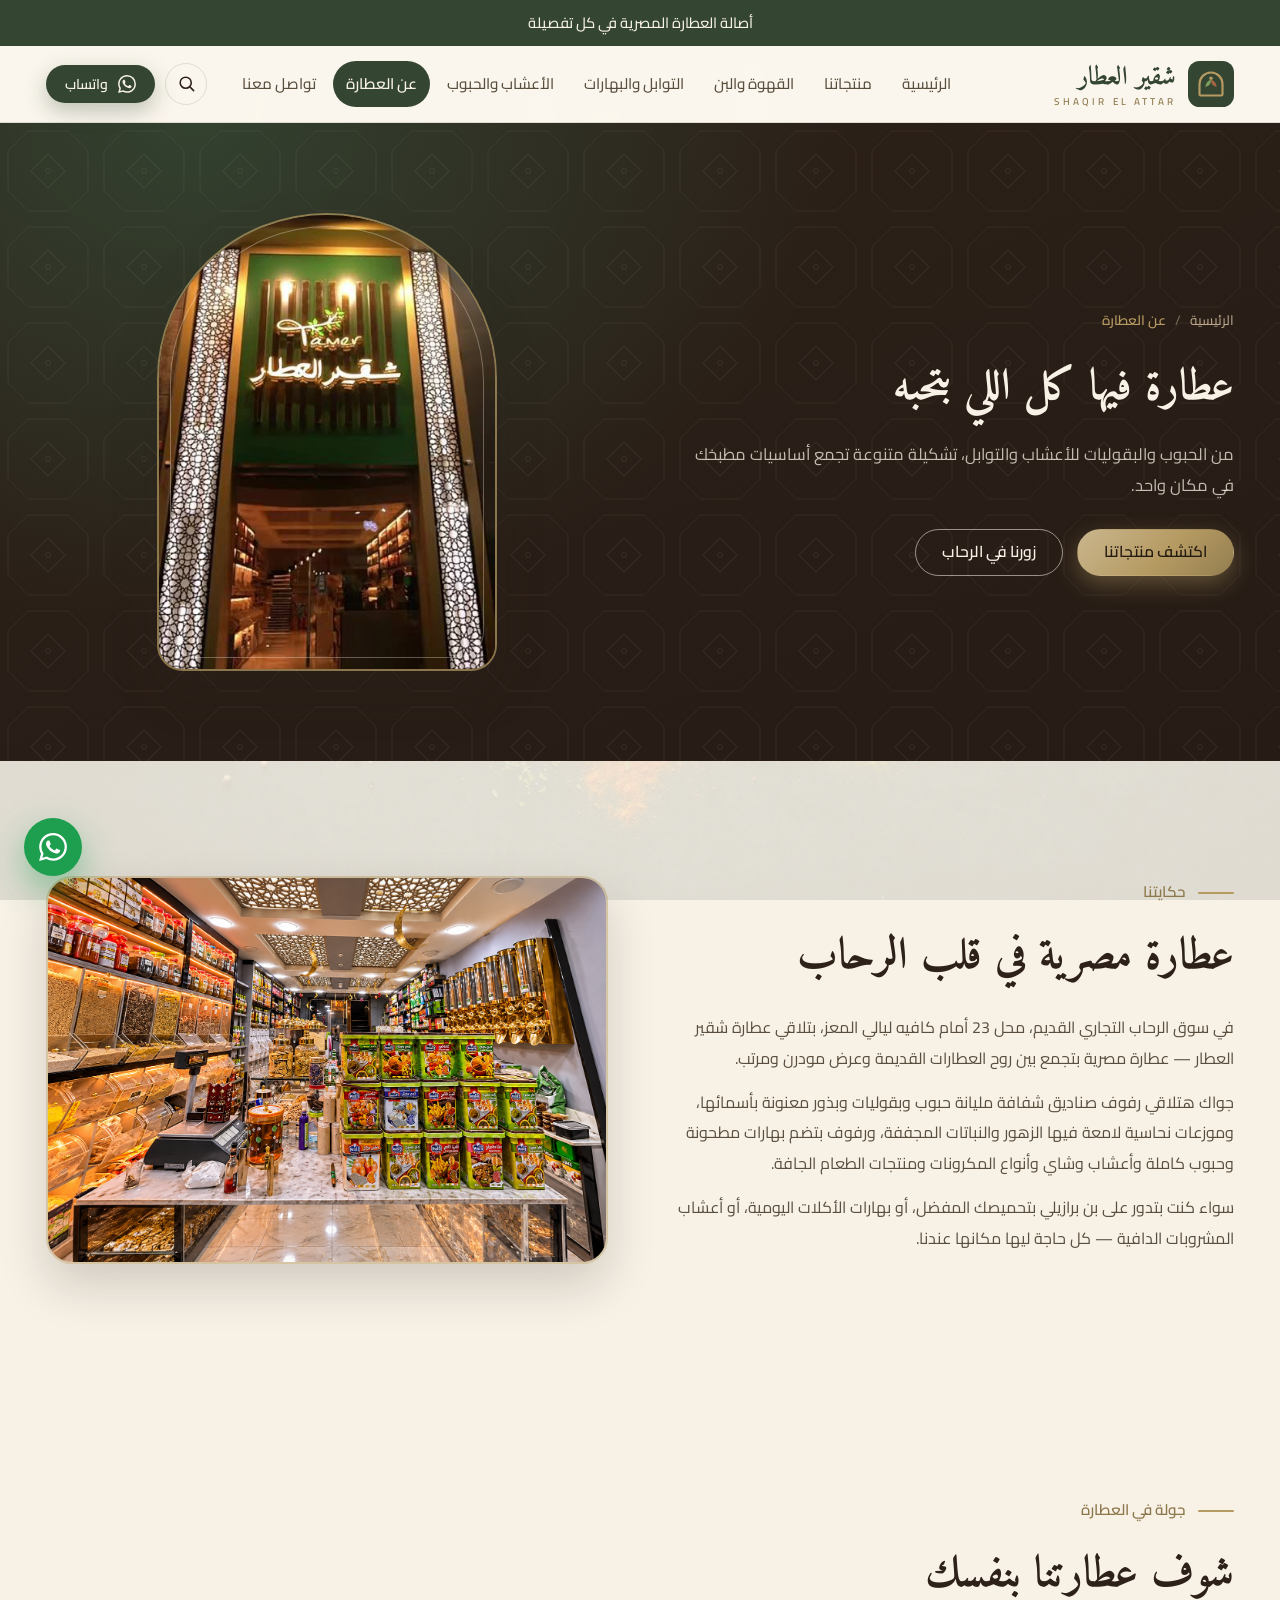
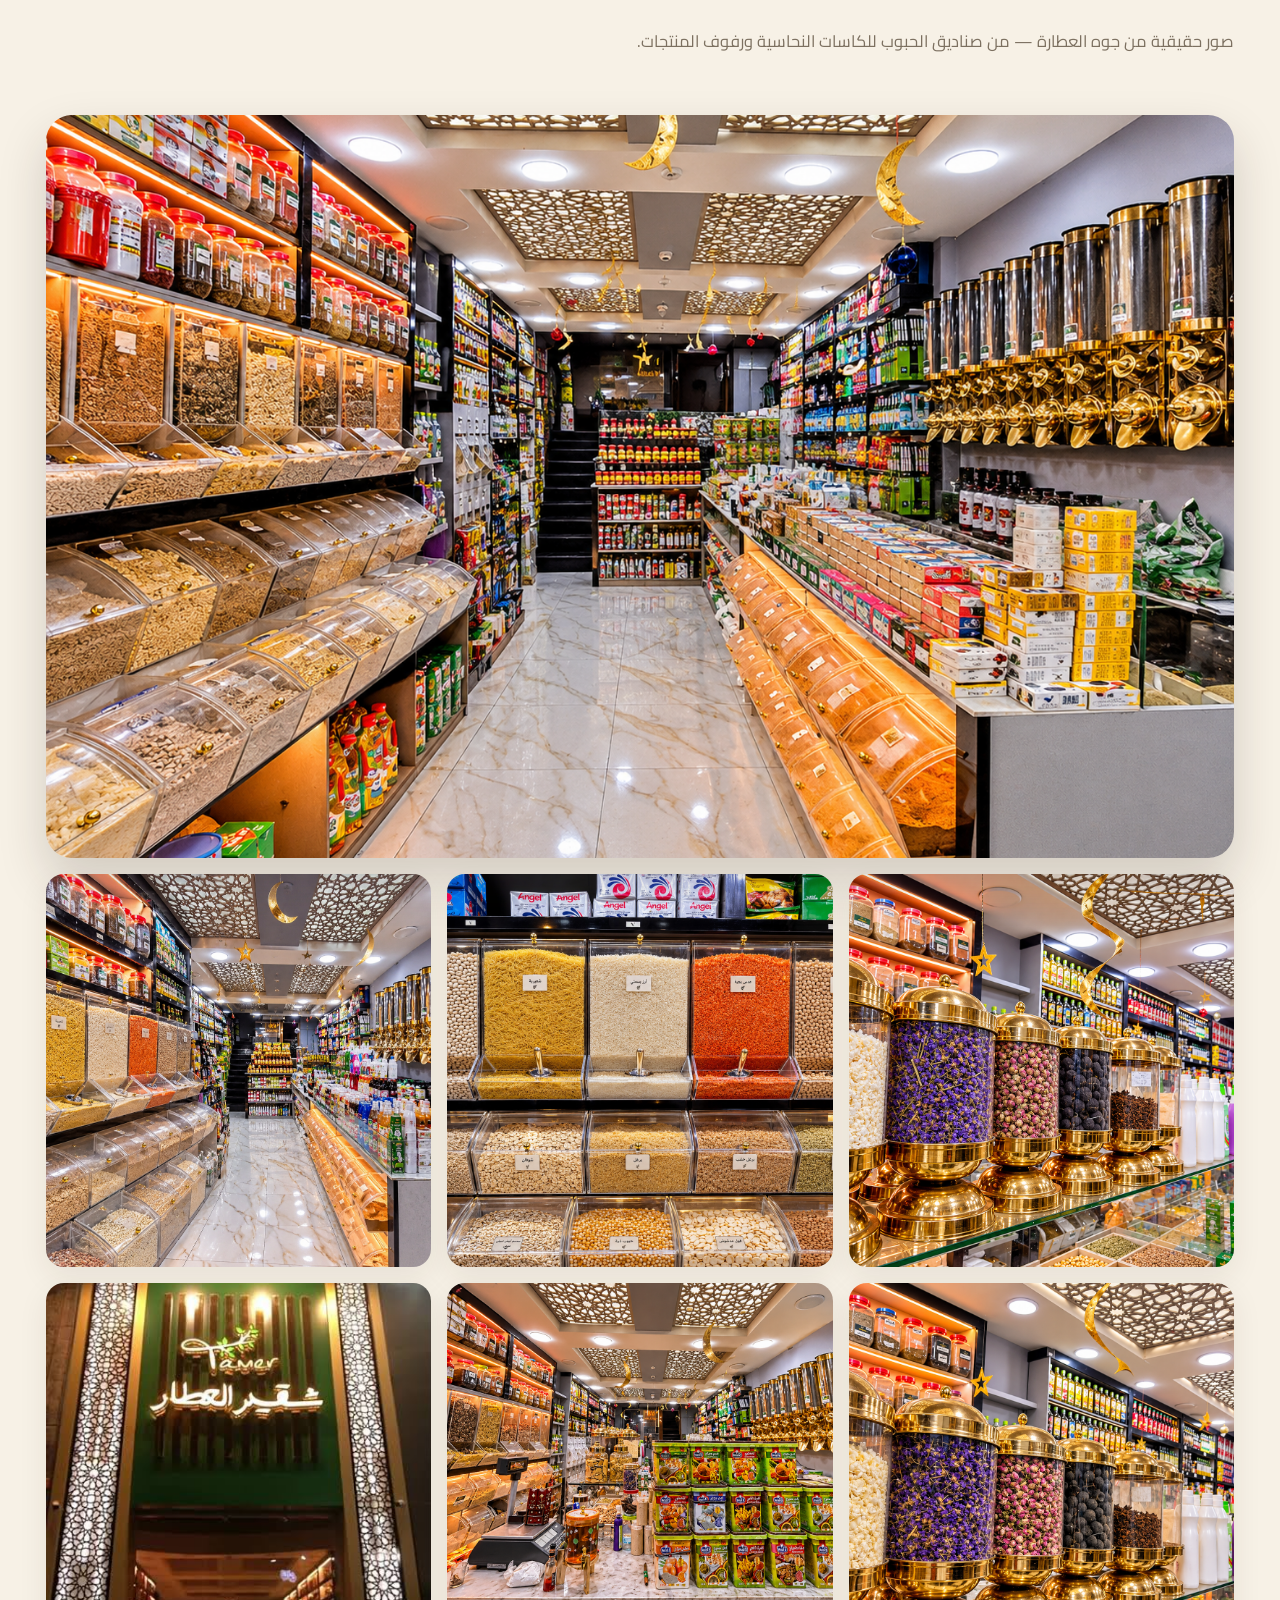
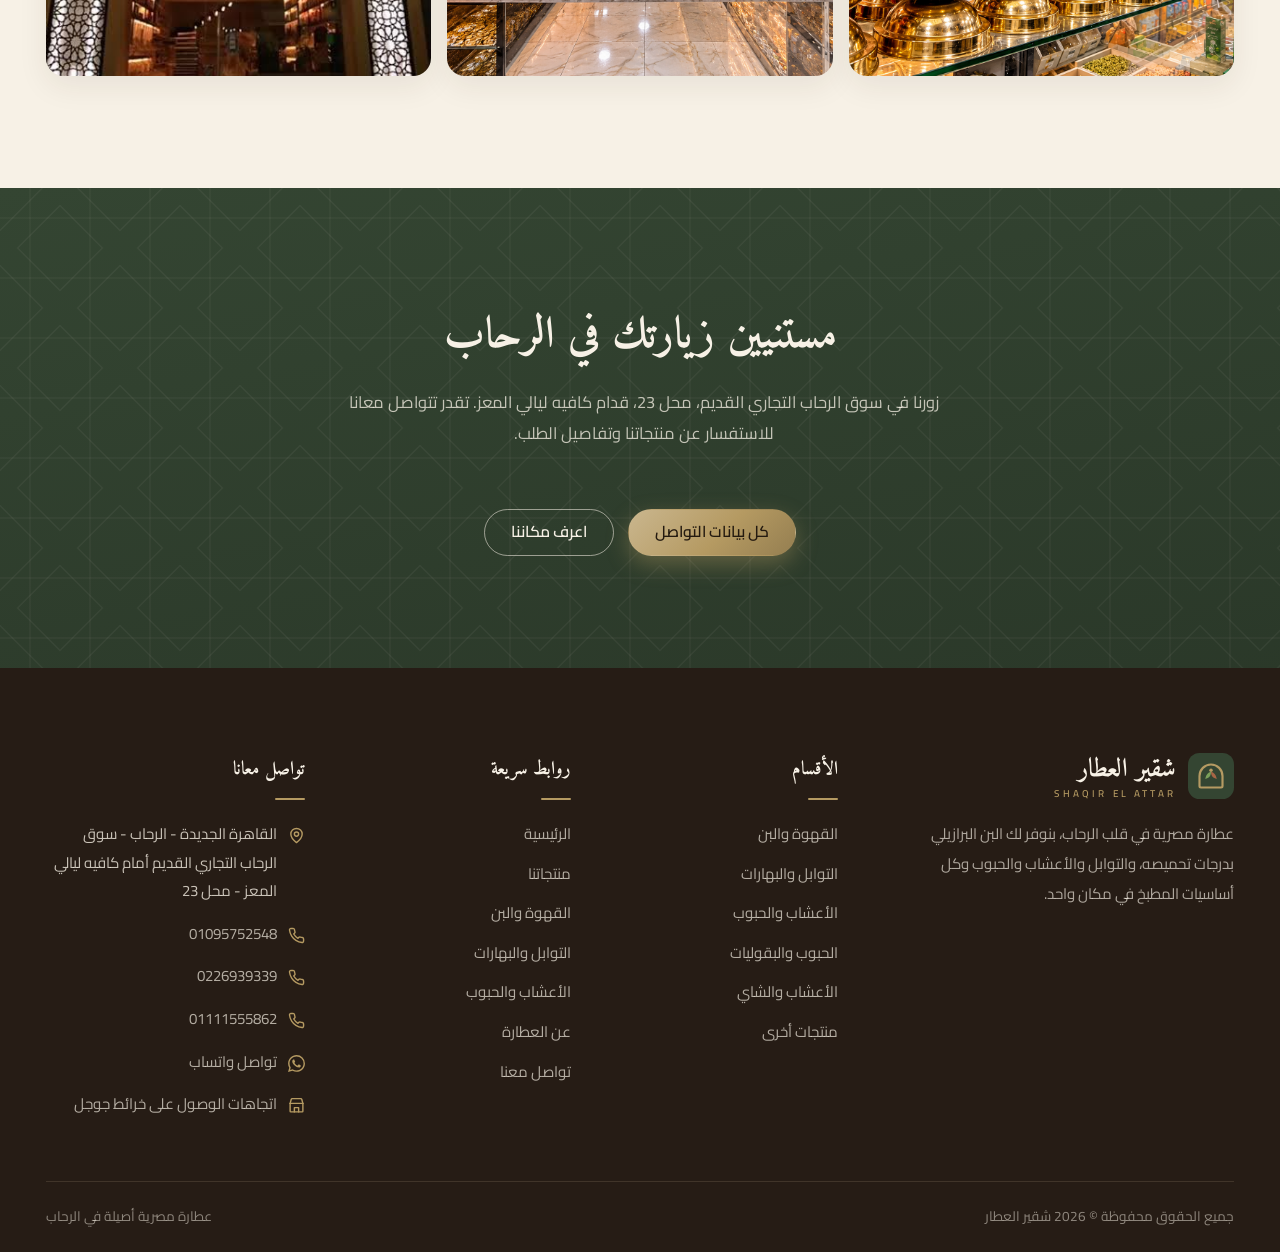
<file: about.html>
<!DOCTYPE html>
<html lang="ar" dir="rtl">
<head>
  <meta charset="UTF-8">
  <meta name="viewport" content="width=device-width, initial-scale=1.0">
  <title>عن العطارة — شقير العطار</title>
  <meta name="description" content="اتعرف على عطارة شقير العطار في سوق الرحاب التجاري القديم — تجربة عطارة مصرية أصيلة بصناديق عرض شفافة وموزعات نحاسية وتشكيلة واسعة من التوابل والأعشاب والحبوب.">
  <meta name="theme-color" content="#344532">
  <meta property="og:image" content="assets/img/entrance.jpg">
  <link rel="icon" type="image/svg+xml" href="assets/img/favicon.svg">
  <link rel="preconnect" href="https://fonts.googleapis.com">
  <link rel="preconnect" href="https://fonts.gstatic.com" crossorigin>
  <link href="https://fonts.googleapis.com/css2?family=Amiri:wght@400;700&family=Cairo:wght@300;400;500;600;700;800&display=swap" rel="stylesheet">
  <link rel="stylesheet" href="assets/css/styles.css">
  <script src="assets/js/design.js"></script>
  <script src="assets/js/design-apply.js"></script>
</head>
<body data-page="about">

  <div id="app-header"></div>

  <main id="main-content">

    <section class="page-hero">
      <div class="container split-layout">
        <div>
          <nav class="breadcrumb" aria-label="مسار التنقل">
            <a href="index.html">الرئيسية</a>
            <span class="sep">/</span>
            <span class="current">عن العطارة</span>
          </nav>
          <h1 class="section-title" id="heroTitle"></h1>
          <p class="section-sub" id="heroSub"></p>
          <div class="hero-ctas" style="margin-top:28px">
            <a class="btn btn-brass" href="products.html" id="heroBtn1"></a>
            <a class="btn btn-outline-light" href="contact.html" id="heroBtn2"></a>
          </div>
        </div>
        <figure class="arch arch-main" style="width:min(340px,80%); aspect-ratio:415/560; margin-inline:auto">
          <img id="heroImg" src="assets/img/entrance.jpg" alt="واجهة العطارة ليلاً">
        </figure>
      </div>
    </section>

    <section class="section">
      <div class="container split-layout">
        <div>
          <span class="kicker" id="storyKicker"></span>
          <h2 class="section-title" id="storyTitle" style="margin-bottom:16px"></h2>
          <div id="storyParas"></div>
        </div>
        <figure class="cat-hero-visual">
          <img id="storyImg" src="assets/img/interior-counter.png" alt="من داخل العطارة" loading="lazy">
        </figure>
      </div>
    </section>

    <section class="section section-alt">
      <div class="container">
        <div class="section-head">
          <span class="kicker" id="galleryKicker"></span>
          <h2 class="section-title" id="galleryTitle"></h2>
          <p class="section-sub" id="gallerySub"></p>
        </div>
        <div class="gallery-stack">
          <figure class="g-main">
            <img id="galleryMain" src="assets/img/interior-aisle.png" alt="ممرات العطارة" loading="lazy">
          </figure>
          <div class="g-row" id="galleryRow"></div>
        </div>
      </div>
    </section>

    <section class="section section-olive wa-band" aria-labelledby="bandTitle">
      <div class="container" style="max-width:720px">
        <h2 class="section-title" id="bandTitle"></h2>
        <p class="section-sub" id="bandSub"></p>
        <div class="hero-ctas" style="justify-content:center; margin-top:30px">
          <a class="btn btn-brass" href="contact.html" id="bandBtn1"></a>
          <a class="btn btn-outline-light" target="_blank" rel="noopener" href="https://www.google.com/maps/search/?api=1&query=Shop+23%2C+Old+Rehab+Commercial+Market%2C+Layali+El+Moez+Cafe%2C+Rehab%2C+New+Cairo%2C+Egypt" id="bandBtn2"></a>
        </div>
      </div>
    </section>

  </main>

  <div id="app-footer"></div>
  <div class="search-overlay" id="searchOverlay"></div>

  <script src="assets/js/content.js"></script>
  <script src="assets/js/config.js"></script>
  <script src="assets/js/products.js"></script>
  <script src="assets/js/main.js"></script>
  <script src="assets/js/editor.js"></script>
</body>
</html>
</file>
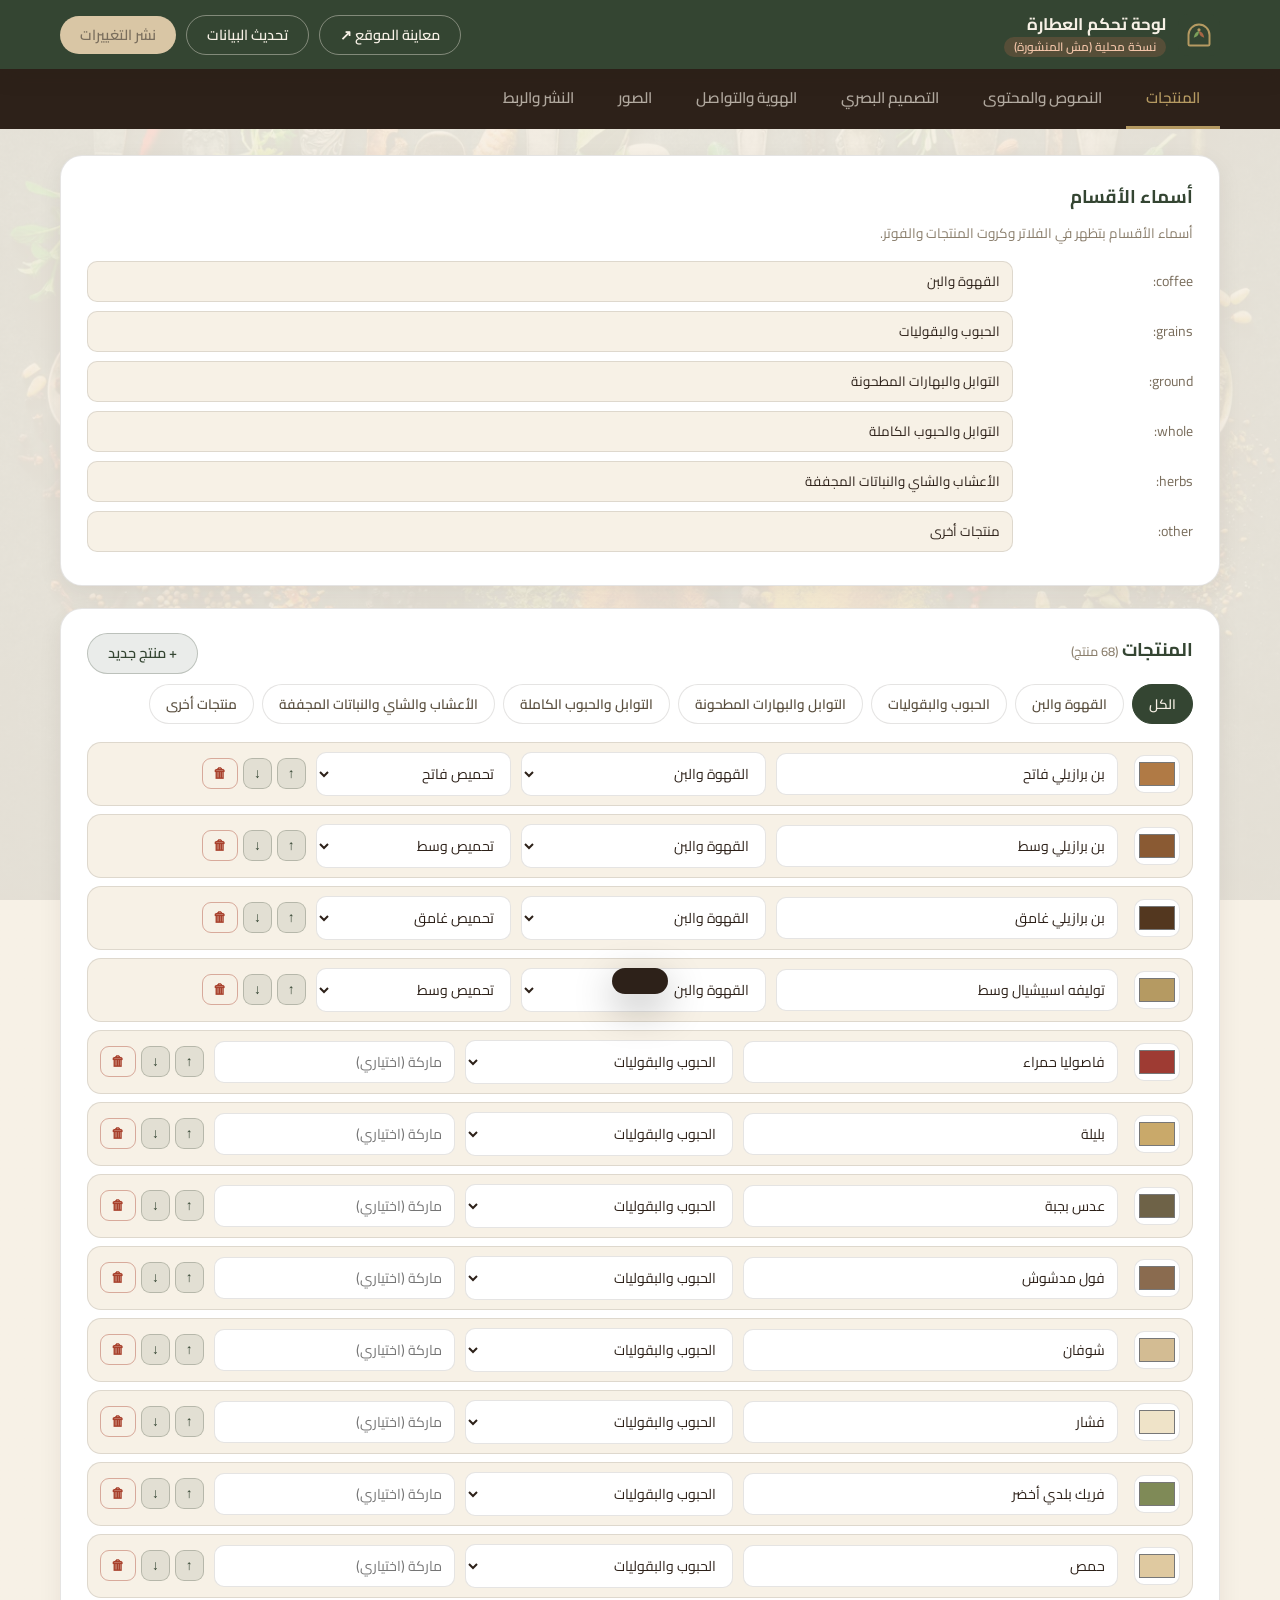
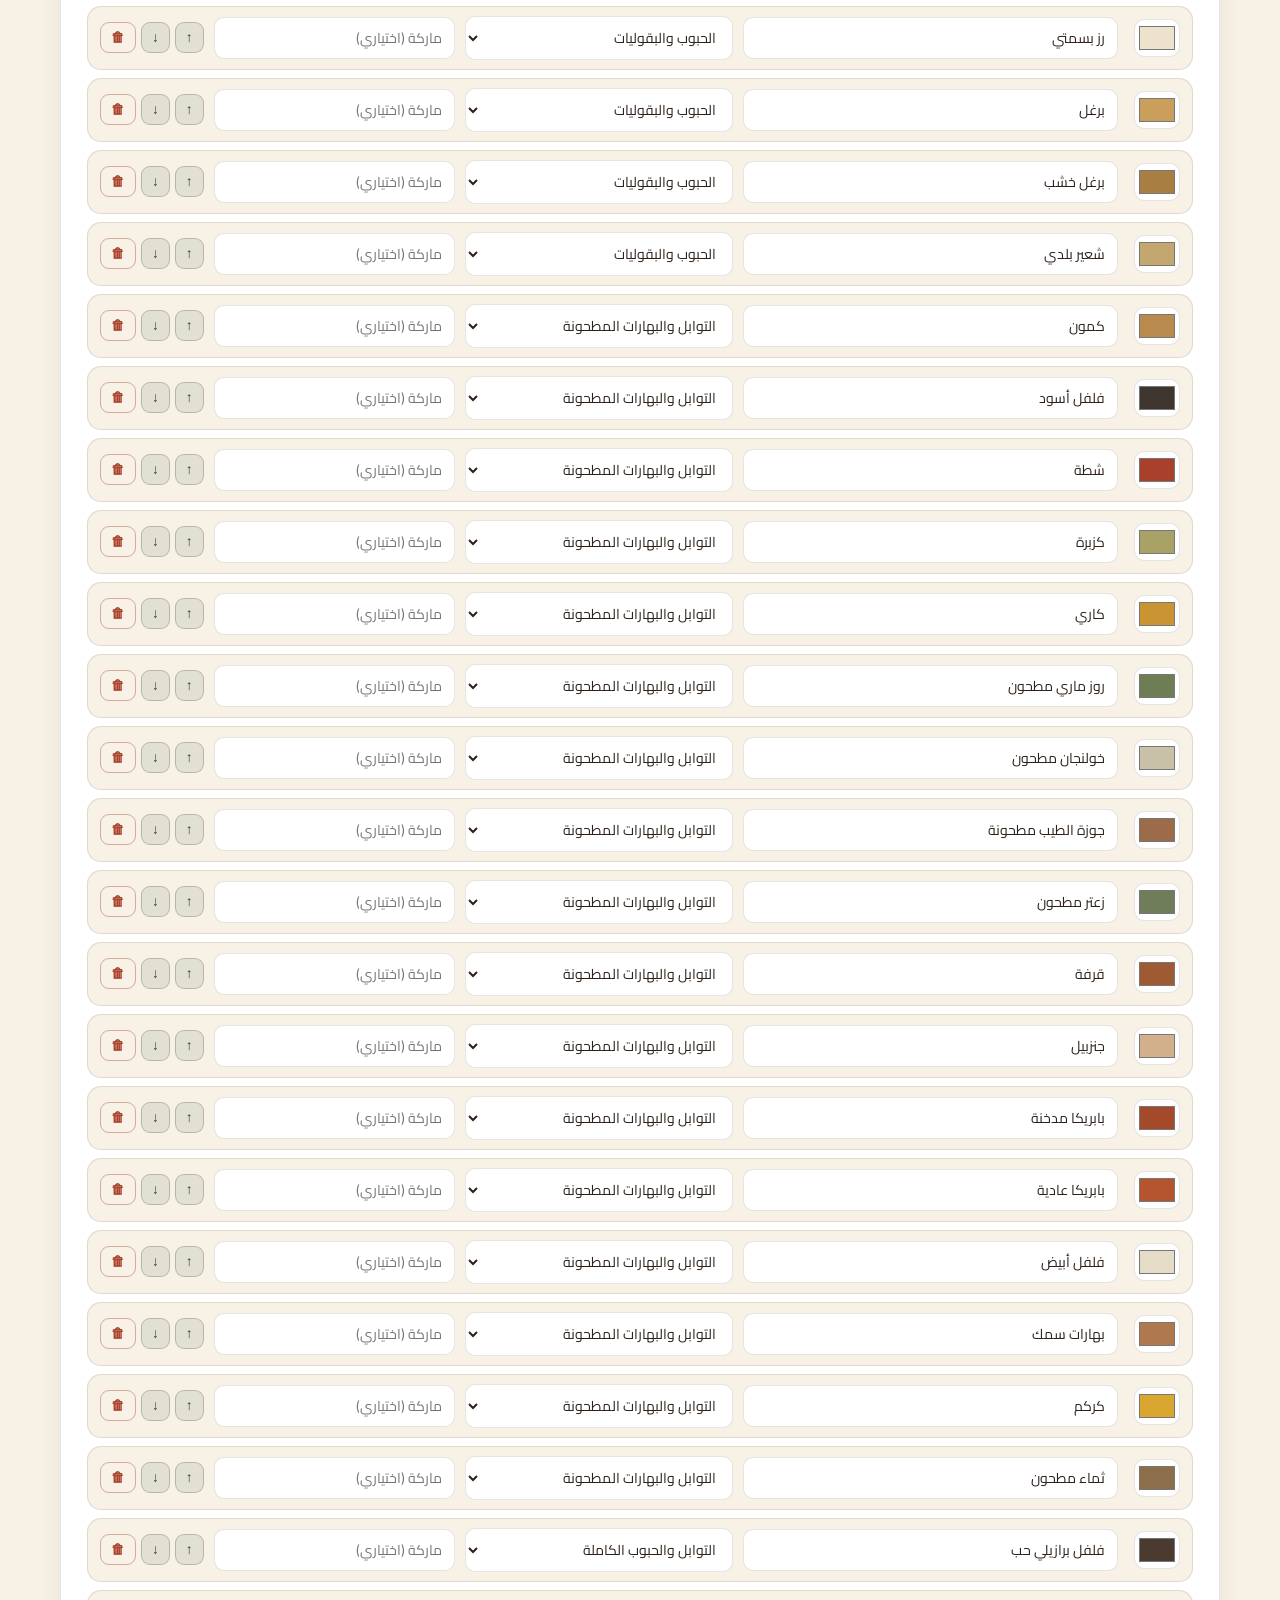
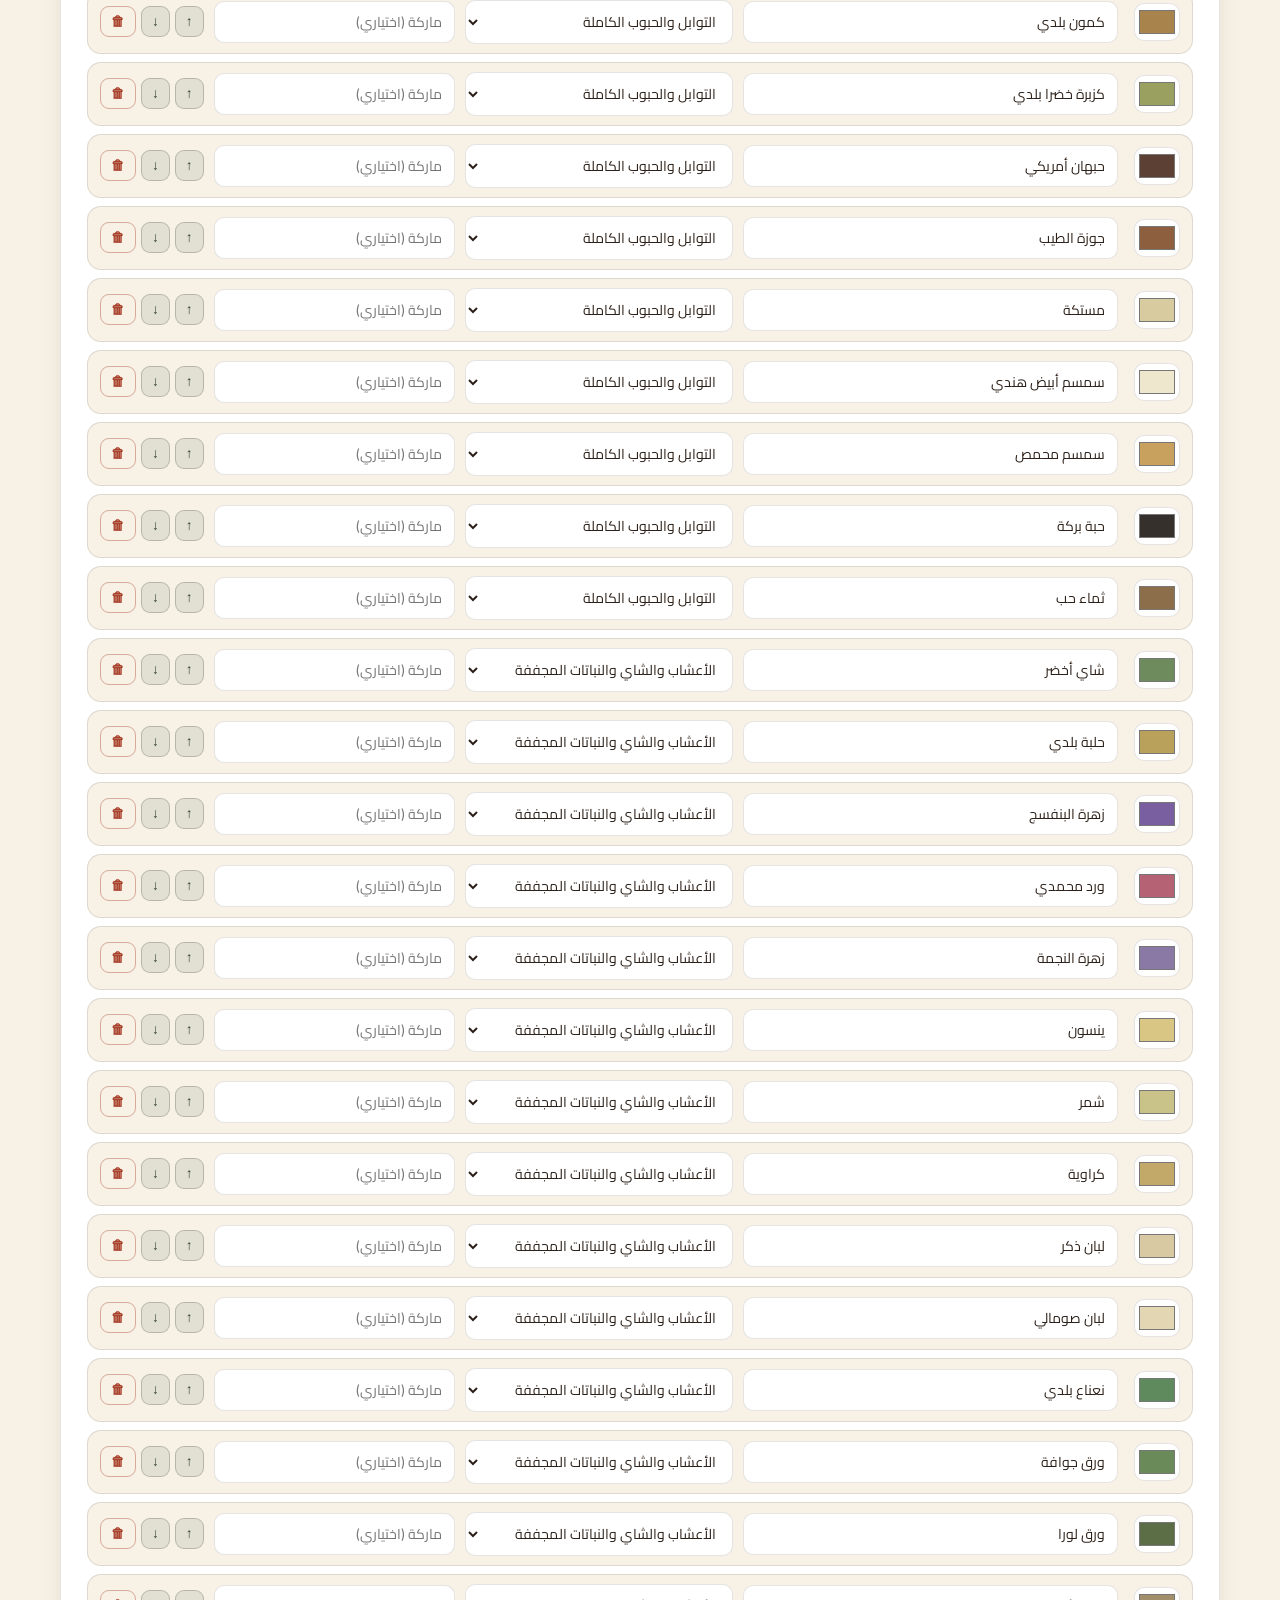
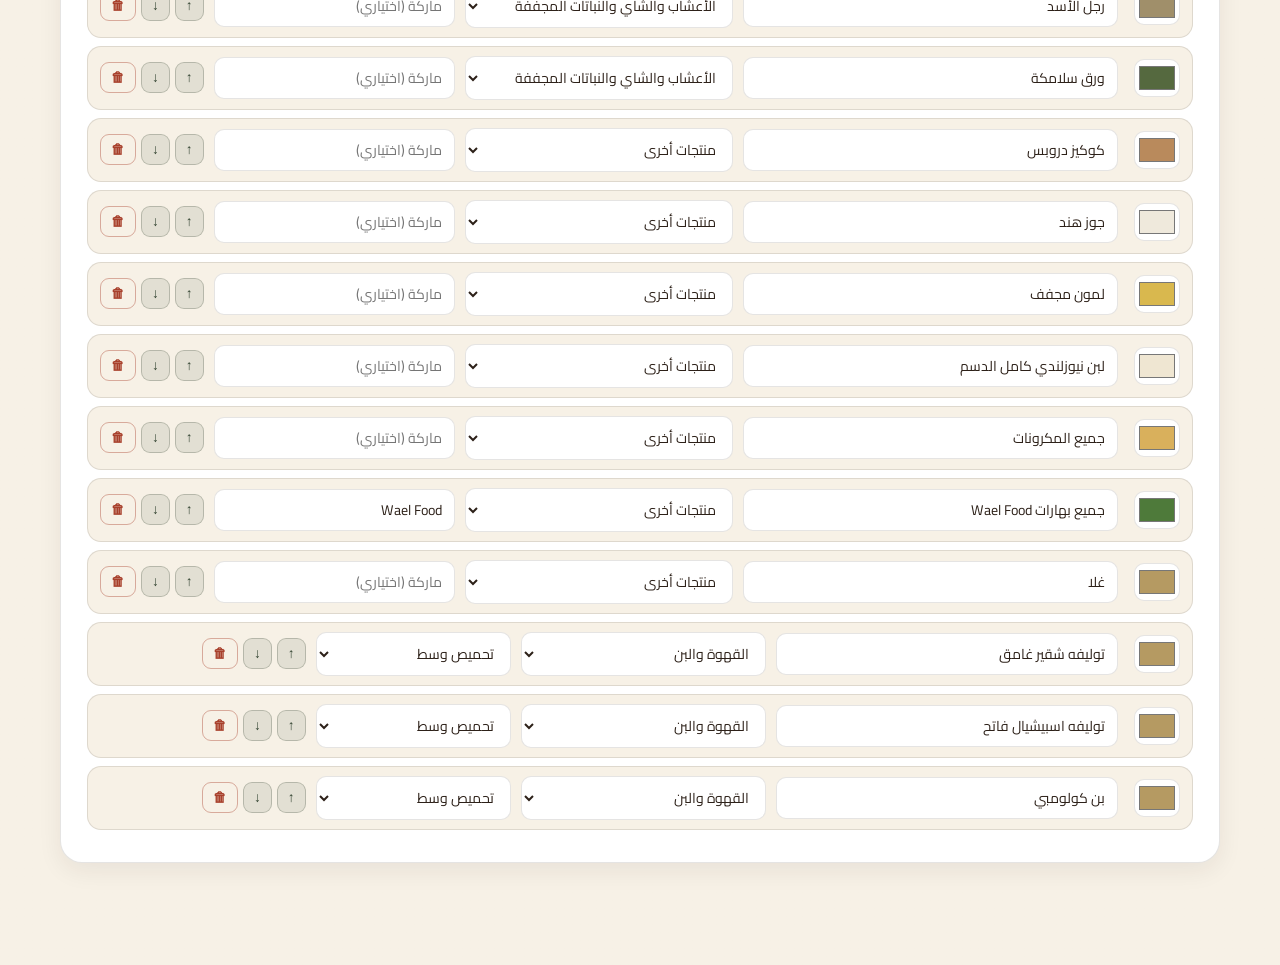
<file: admin.html>
<!DOCTYPE html>
<html lang="ar" dir="rtl">
<head>
  <meta charset="UTF-8">
  <meta name="viewport" content="width=device-width, initial-scale=1.0">
  <meta name="robots" content="noindex, nofollow">
  <title>لوحة التحكم — شقير العطار</title>
  <meta name="theme-color" content="#344532">
  <link rel="icon" type="image/svg+xml" href="assets/img/favicon.svg">
  <link rel="preconnect" href="https://fonts.googleapis.com">
  <link rel="preconnect" href="https://fonts.gstatic.com" crossorigin>
  <link href="https://fonts.googleapis.com/css2?family=Cairo:wght@300;400;500;600;700;800&display=swap" rel="stylesheet">
  <link rel="stylesheet" href="assets/css/admin.css">
</head>
<body>

  <header class="ad-topbar">
    <div class="ad-topbar-inner">
      <div class="ad-brand">
        <svg class="ad-mark" viewBox="0 0 64 64" aria-hidden="true">
          <rect width="64" height="64" rx="16" fill="#344532"/>
          <path d="M32 16c8.8 0 16 7.2 16 16v14a2 2 0 0 1-2 2H18a2 2 0 0 1-2-2V32c0-8.8 7.2-16 16-16z" fill="none" stroke="#B59A62" stroke-width="3"/>
          <path d="M32 26c0 6-3 9-8 10 1-6 4-9 8-10z" fill="#7BA05B"/>
          <path d="M32 26c0 6 3 9 8 10-1-6-4-9-8-10z" fill="#A76545"/>
          <circle cx="32" cy="24" r="2.4" fill="#B59A62"/>
        </svg>
        <div>
          <strong>لوحة تحكم العطارة</strong>
          <span id="connStatus" class="ad-conn loading">جاري التحميل…</span>
        </div>
      </div>
      <div class="ad-topbar-actions">
        <a class="ad-btn ghost" href="index.html" target="_blank">معاينة الموقع ↗</a>
        <button class="ad-btn ghost" id="reloadBtn" type="button">تحديث البيانات</button>
        <button class="ad-btn primary" id="publishBtn" type="button" disabled>نشر التغييرات <span id="changesBadge" class="ad-badge" hidden>0</span></button>
      </div>
    </div>
  </header>

  <nav class="ad-tabs">
    <div class="ad-tabs-inner">
      <button class="ad-tab active" data-tab="products" type="button">المنتجات</button>
      <button class="ad-tab" data-tab="content" type="button">النصوص والمحتوى</button>
      <button class="ad-tab" data-tab="design" type="button">التصميم البصري</button>
      <button class="ad-tab" data-tab="identity" type="button">الهوية والتواصل</button>
      <button class="ad-tab" data-tab="images" type="button">الصور</button>
      <button class="ad-tab" data-tab="publish" type="button">النشر والربط</button>
    </div>
  </nav>

  <main class="ad-main">

    <!-- ═══ المنتجات ═══ -->
    <section class="ad-panel active" id="panel-products">
      <div class="ad-card">
        <h2>أسماء الأقسام</h2>
        <p class="ad-hint">أسماء الأقسام بتظهر في الفلاتر وكروت المنتجات والفوتر.</p>
        <div id="catsEditor"></div>
      </div>

      <div class="ad-card">
        <div class="ad-card-head">
          <h2>المنتجات <span id="prodCount" class="ad-count"></span></h2>
          <button class="ad-btn soft" id="addProductBtn" type="button">+ منتج جديد</button>
        </div>
        <div class="ad-chips" id="prodFilter"></div>
        <div id="productsEditor"></div>
      </div>
    </section>

    <!-- ═══ النصوص والمحتوى ═══ -->
    <section class="ad-panel" id="panel-content">
      <div class="ad-note">كل النصوص اللي بتظهر في الموقع — عدّل براحتك واضغط «نشر التغييرات» فوق.</div>
      <div id="contentEditor"></div>
    </section>

    <!-- ═══ التصميم البصري ═══ -->
    <section class="ad-panel" id="panel-design">
      <div class="ad-card">
        <h2>المحرر البصري — عدّل على كل بكسل في الموقع</h2>
        <p class="ad-hint">افتح الموقع في وضع التحرير، واضغط على أي عنصر تحب تعدّله: النصوص، الألوان، الزخارف، التباعد، الخطوط، الصور، الإخفاء، و CSS مخصص. التعديلات بتتسجل أوتوماتيك وترجع تلاقيها هنا للنشر.</p>
        <div class="ad-pages" id="editorPages"></div>
      </div>

      <div class="ad-card">
        <h2>الزخارف العامة</h2>
        <p class="ad-hint">اختار نمط الزخرفة الإسلامية لكل جزء من الموقع — بتتطبق على كل الصفحات فوراً.</p>
        <div id="patternsEditor" class="ad-colors"></div>
      </div>

      <div class="ad-card">
        <h2>إعدادات التصميم العامة</h2>
        <p class="ad-hint">حجم خط الموقع، استدارة الحواف، عرض الصفحة، وحركة دخول الهيرو.</p>
        <div id="tokensEditor"></div>
      </div>

      <div class="ad-card">
        <h2>CSS مخصص للموقع كله</h2>
        <p class="ad-hint">لو إنت فاهم CSS — اكتب أي كود بيتطبق على كل الصفحات بعد كل الأنماط.</p>
        <textarea id="customCss" rows="6" style="width:100%;border:1.5px solid var(--line);border-radius:12px;padding:12px;font-family:monospace;direction:ltr;text-align:left"></textarea>
      </div>

      <div class="ad-card">
        <h2>إعادة ضبط التصميم</h2>
        <p class="ad-hint">بترجع كل تعديلات التصميم والزخارف للنسخة الأصلية (مش بتأثر على النصوص والمنتجات).</p>
        <button class="ad-btn danger-ghost" id="resetDesignBtn" type="button">استرجاع التصميم الأصلي</button>
      </div>
    </section>

    <!-- ═══ الهوية والتواصل ═══ -->
    <section class="ad-panel" id="panel-identity">
      <div class="ad-card">
        <h2>هوية العطارة</h2>
        <div id="identityEditor"></div>
      </div>
      <div class="ad-card">
        <h2>بيانات التواصل</h2>
        <div id="contactEditor"></div>
      </div>
      <div class="ad-card">
        <h2>رسائل واتساب</h2>
        <p class="ad-hint">دي الرسايل اللي بتتبعت لما العميل يدوس «اطلب واتساب». سيب العلامات {name} و {qty} زي ما هي.</p>
        <div id="msgsEditor"></div>
      </div>
      <div class="ad-card">
        <h2>ألوان الموقع</h2>
        <p class="ad-hint">غيّر ألوان الهوية كلها من هنا — بتنعكس فوراً على كل صفحات الموقع.</p>
        <div id="themeEditor" class="ad-colors"></div>
      </div>
    </section>

    <!-- ═══ الصور ═══ -->
    <section class="ad-panel" id="panel-images">
      <div class="ad-card">
        <h2>رفع صورة جديدة</h2>
        <p class="ad-hint">ارفع صور من المحل أو منتجات — وبعدين استخدمها في أي حقل صورة من قايمة «الصور المتاحة». الصيغ المدعومة: jpg / png / webp / svg — الحجم الأفضل أقل من 2 ميجا.</p>
        <div class="ad-upload">
          <input type="file" id="imageFile" accept=".jpg,.jpeg,.png,.webp,.svg">
          <button class="ad-btn primary" id="uploadImageBtn" type="button">رفع الصورة للموقع</button>
        </div>
        <div id="uploadStatus" class="ad-upload-status"></div>
      </div>
      <div class="ad-card">
        <h2>الصور المتاحة</h2>
        <p class="ad-hint">دي كل الصور الموجودة على الموقع. انسخ اسم أي صورة واستخدمه في حقول الصور، أو اختارها من القايمة مباشرة.</p>
        <div id="imagesList" class="ad-images-grid"></div>
      </div>
    </section>

    <!-- ═══ النشر والربط ═══ -->
    <section class="ad-panel" id="panel-publish">
      <div class="ad-card">
        <h2>ربط جيت هاب (مرة واحدة بس)</h2>
        <div id="tokenStatus"></div>
        <div class="ad-token-row">
          <input type="password" id="tokenInput" placeholder="الصق الـ Token هنا…" autocomplete="off">
          <button class="ad-btn primary" id="saveTokenBtn" type="button">حفظ الربط</button>
          <button class="ad-btn danger-ghost" id="clearTokenBtn" type="button">إلغاء الربط</button>
        </div>
        <details class="ad-help">
          <summary>إزاي أعمل الـ Token؟ (خطوات بالصور الذهنية)</summary>
          <ol>
            <li>افتح جيت هاب وادخل على <b>Settings</b> من صورة حسابك.</li>
            <li>من القائمة الجانبية: <b>Developer settings</b>.</li>
            <li><b>Personal access tokens → Fine-grained tokens</b> → <b>Generate new token</b>.</li>
            <li>الاسم: <code>attar-admin</code> — المدة: اختار اللي يناسبك.</li>
            <li><b>Repository access</b>: Only select repositories → اختار <code>-V</code>.</li>
            <li>تحت <b>Permissions → Repository permissions → Contents</b>: اختار <b>Read and write</b>.</li>
            <li>اضغط <b>Generate token</b> وانسخ الرقم (بيبدأ بـ <code>github_pat_</code>) والصقه فوق.</li>
          </ol>
          <p class="ad-hint">الأمان: الـ Token بيتخزن في متصفحك انت بس (local storage)، ومش بيتخزن في الموقع ولا بيتشاف لأي حد تاني. تقدر تلغيه في أي وقت من إعدادات جيت هاب.</p>
        </details>
      </div>

      <div class="ad-card">
        <h2>التعديلات الجاهزة للنشر</h2>
        <div id="pendingChanges"></div>
        <p class="ad-hint">بعد النشر، الموقع بيتحدث أوتوماتيك خلال دقيقة or اتنين. لو الصفحة شكلها قديم اعمل تحديث بـ Ctrl+F5.</p>
      </div>

      <div class="ad-card">
        <h2>ملاحظة أمان</h2>
        <p class="ad-hint">اللوحة دي صفحة مفتوحة، لكن من غير الـ Token محدش يقدر يعدّل أو ينشر أي حاجة — التعديل بيتطلب صلاحيات حسابك على جيت هاب. متشاركش الـ Token مع حد.</p>
      </div>
    </section>

  </main>

  <div class="ad-toast" id="toast"></div>

  <script src="assets/js/admin.js"></script>
</body>
</html>
</file>
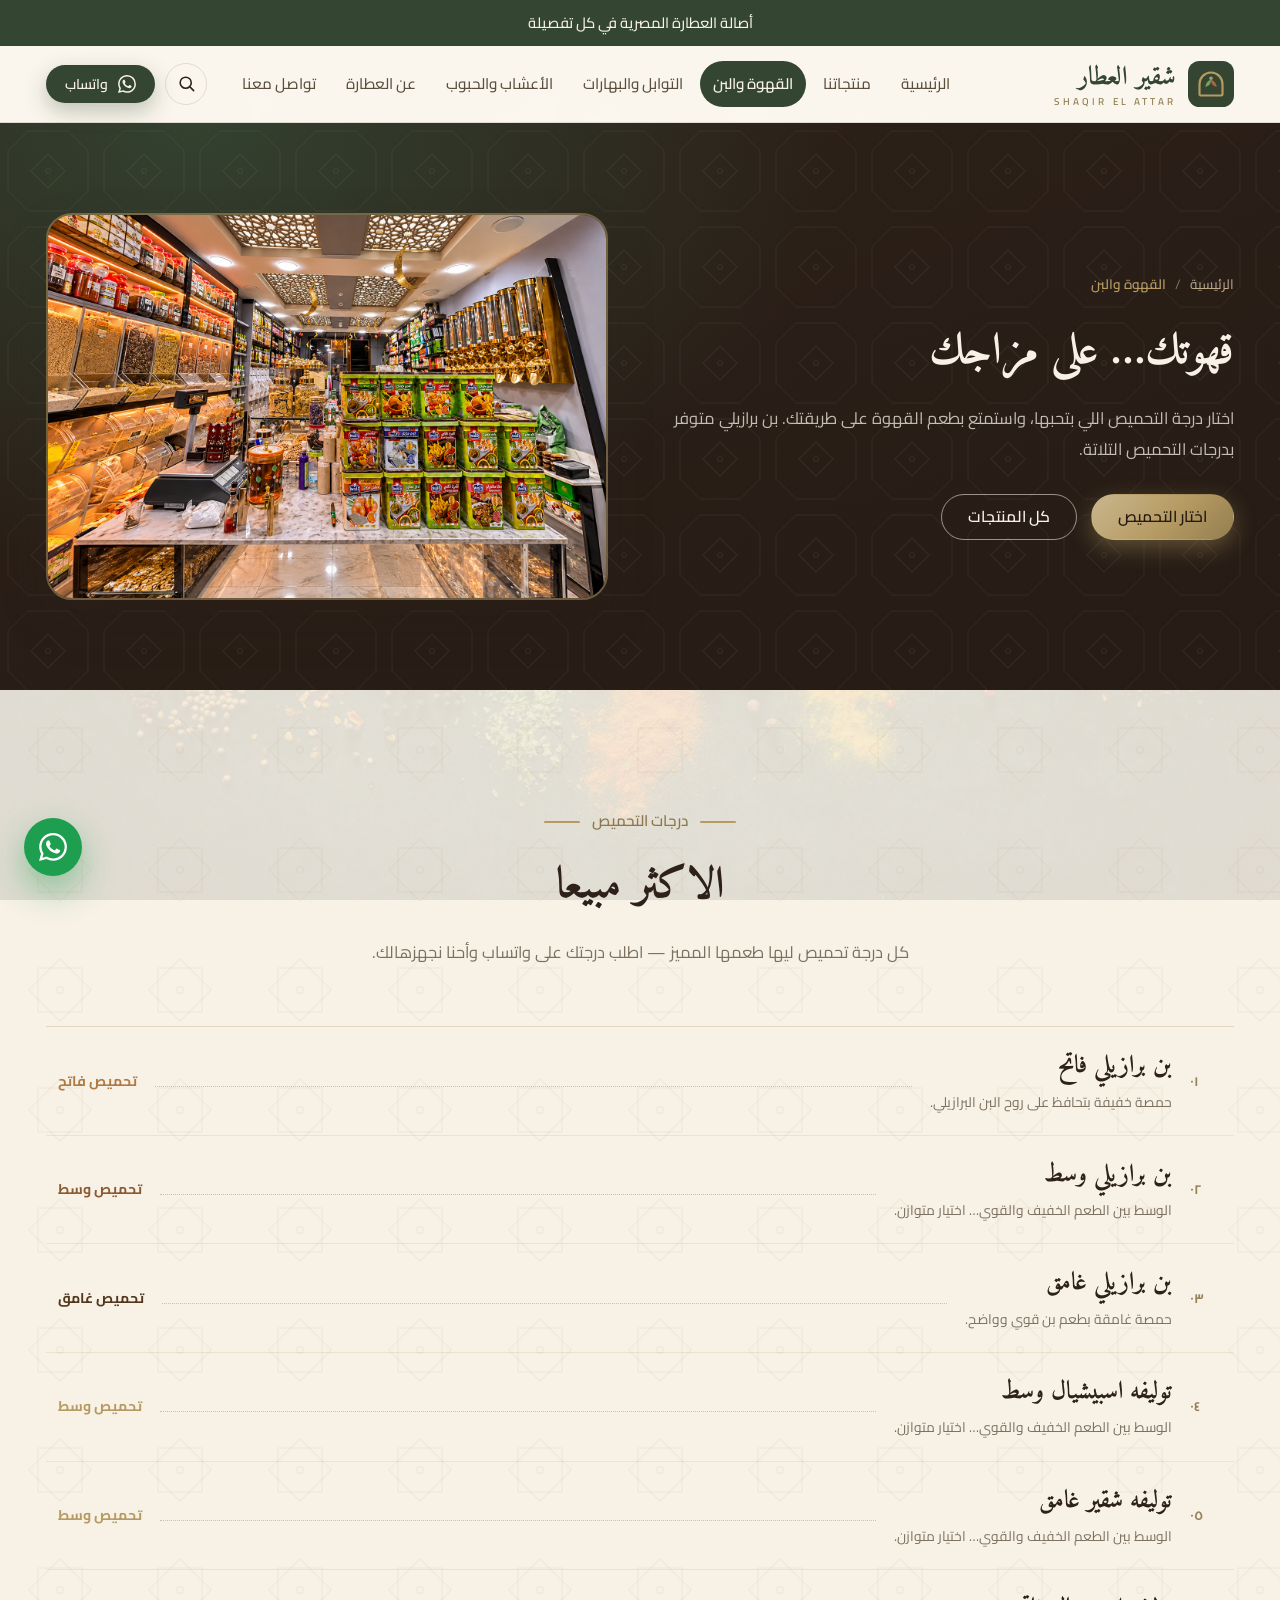
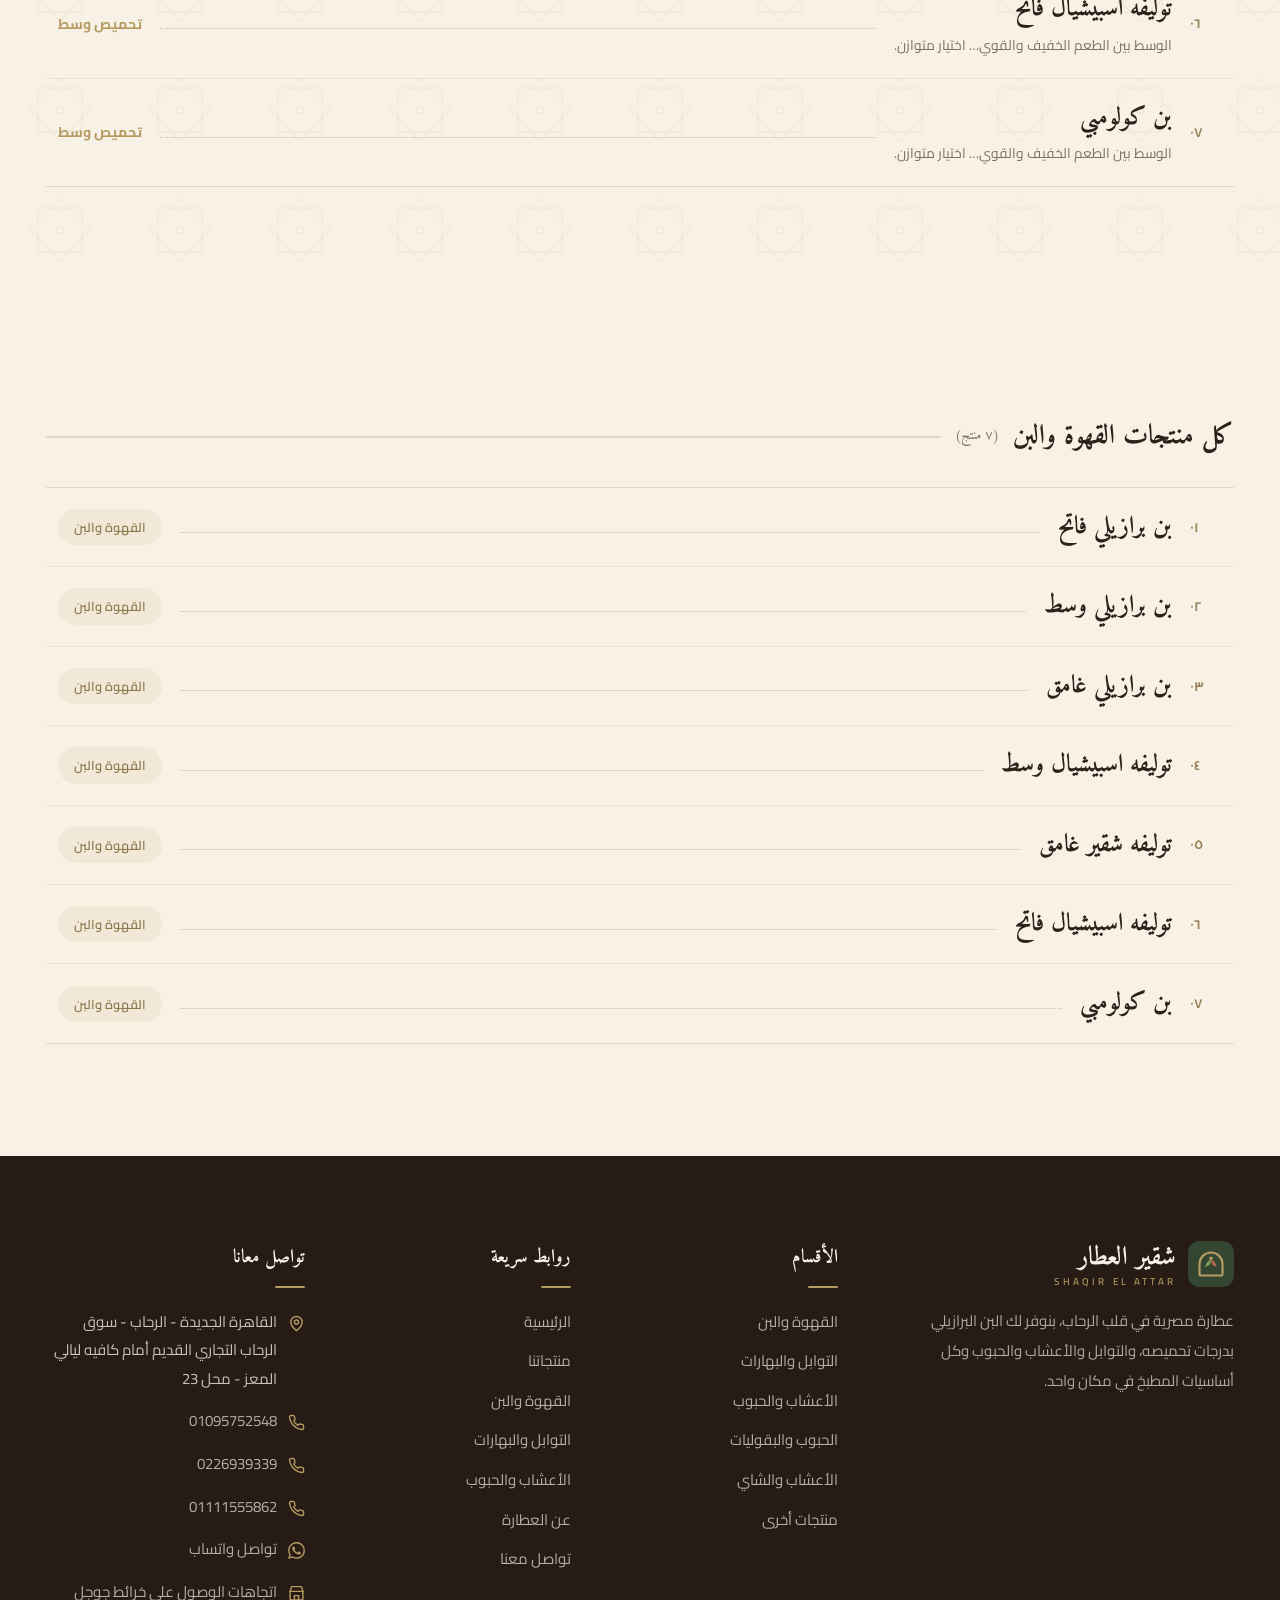
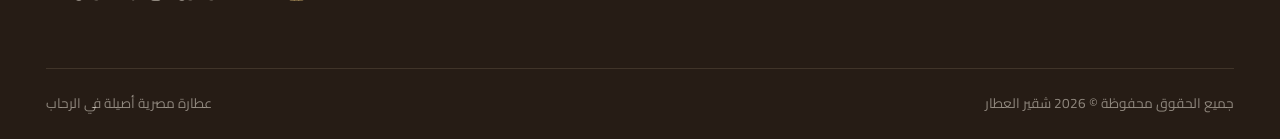
<file: coffee.html>
<!DOCTYPE html>
<html lang="ar" dir="rtl">
<head>
  <meta charset="UTF-8">
  <meta name="viewport" content="width=device-width, initial-scale=1.0">
  <title>القهوة والبن — شقير العطار</title>
  <meta name="description" content="بن برازيلي بدرجات تحميص مختلفة — فاتح، وسط، وغامق. اختار تحميصك واستفسر عن السعر والأوزان من عطارة شقير العطار في الرحاب.">
  <meta name="theme-color" content="#344532">
  <link rel="icon" type="image/svg+xml" href="assets/img/favicon.svg">
  <link rel="preconnect" href="https://fonts.googleapis.com">
  <link rel="preconnect" href="https://fonts.gstatic.com" crossorigin>
  <link href="https://fonts.googleapis.com/css2?family=Amiri:wght@400;700&family=Cairo:wght@300;400;500;600;700;800&display=swap" rel="stylesheet">
  <link rel="stylesheet" href="assets/css/styles.css">
  <script src="assets/js/design.js"></script>
  <script src="assets/js/design-apply.js"></script>
</head>
<body data-page="coffee">

  <div id="app-header"></div>

  <main id="main-content">

    <section class="page-hero">
      <div class="container split-layout">
        <div>
          <nav class="breadcrumb" aria-label="مسار التنقل">
            <a href="index.html">الرئيسية</a>
            <span class="sep">/</span>
            <span class="current">القهوة والبن</span>
          </nav>
          <h1 class="section-title" id="heroTitle"></h1>
          <p class="section-sub" id="heroSub"></p>
          <div class="hero-ctas" style="margin-top:28px">
            <a class="btn btn-brass" href="#roasts" id="heroBtn1"></a>
            <a class="btn btn-outline-light" href="products.html" id="heroBtn2"></a>
          </div>
        </div>
        <div class="cat-hero-visual">
          <img id="heroImg" src="assets/img/interior-counter.png" alt="من داخل العطارة" loading="lazy">
        </div>
      </div>
    </section>

    <section class="section section-pattern-light" id="roasts" aria-labelledby="roastTitle">
      <div class="container">
        <div class="section-head center">
          <span class="kicker" id="roastKicker"></span>
          <h2 class="section-title" id="roastTitle"></h2>
          <p class="section-sub" id="roastSub"></p>
        </div>
        <div class="roast-grid" id="roastGrid"></div>
      </div>
    </section>

    <section class="section section-alt">
      <div class="container">
        <h2 class="subhead"><span id="gridHead-coffee"></span> <span id="count-coffee" style="font-size:0.85rem; color:var(--muted); font-weight:500"></span></h2>
        <div class="product-grid" id="cat-coffee"></div>
      </div>
    </section>

  </main>

  <div id="app-footer"></div>
  <div class="search-overlay" id="searchOverlay"></div>

  <script src="assets/js/content.js"></script>
  <script src="assets/js/config.js"></script>
  <script src="assets/js/products.js"></script>
  <script src="assets/js/main.js"></script>
  <script src="assets/js/editor.js"></script>
</body>
</html>
</file>
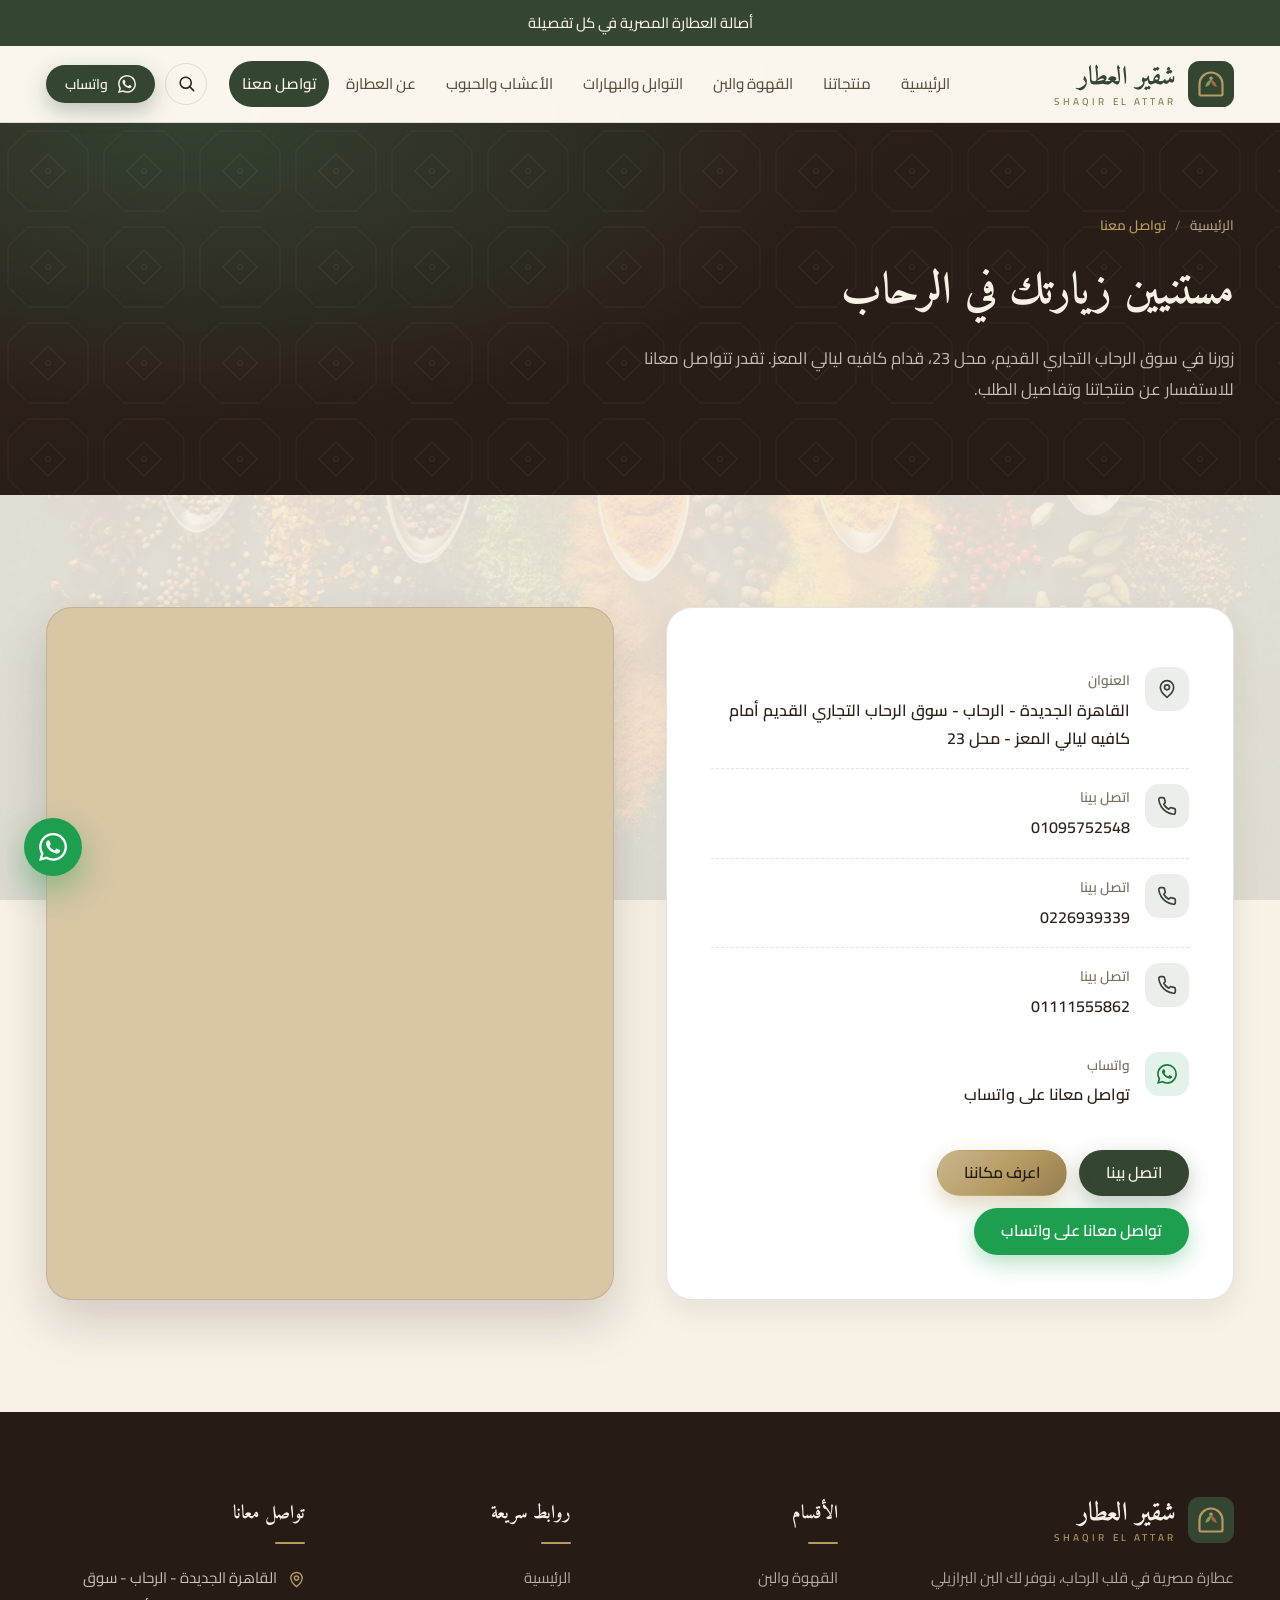
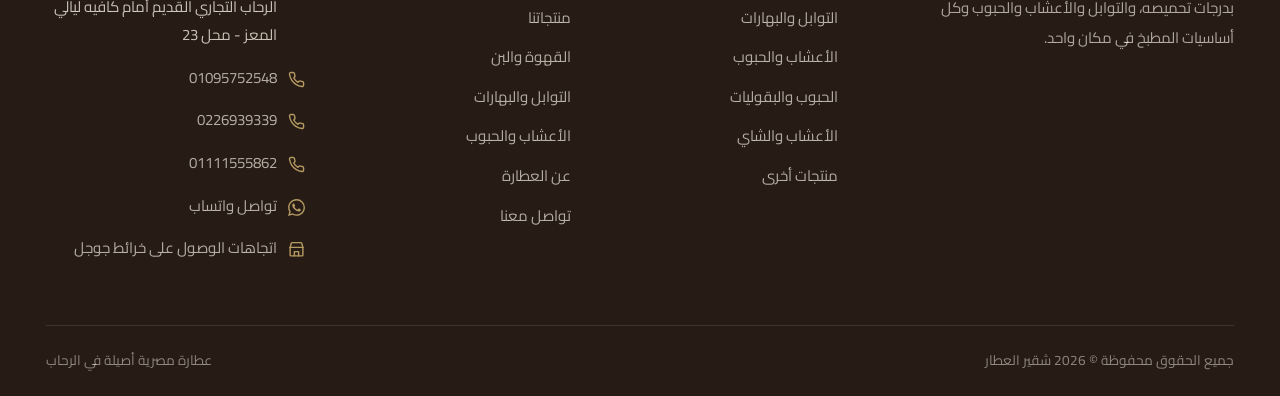
<file: contact.html>
<!DOCTYPE html>
<html lang="ar" dir="rtl">
<head>
  <meta charset="UTF-8">
  <meta name="viewport" content="width=device-width, initial-scale=1.0">
  <title>تواصل معنا — شقير العطار</title>
  <meta name="description" content="تواصل مع عطارة شقير العطار — سوق الرحاب التجاري القديم، محل 23، قدام كافيه ليالي المعز. اتصل بينا أو كلمنا واتساب للاستفسار عن المنتجات والأسعار.">
  <meta name="theme-color" content="#344532">
  <link rel="icon" type="image/svg+xml" href="assets/img/favicon.svg">
  <link rel="preconnect" href="https://fonts.googleapis.com">
  <link rel="preconnect" href="https://fonts.gstatic.com" crossorigin>
  <link href="https://fonts.googleapis.com/css2?family=Amiri:wght@400;700&family=Cairo:wght@300;400;500;600;700;800&display=swap" rel="stylesheet">
  <link rel="stylesheet" href="assets/css/styles.css">
  <script src="assets/js/design.js"></script>
  <script src="assets/js/design-apply.js"></script>
</head>
<body data-page="contact">

  <div id="app-header"></div>

  <main id="main-content">

    <section class="page-hero">
      <div class="container">
        <nav class="breadcrumb" aria-label="مسار التنقل">
          <a href="index.html">الرئيسية</a>
          <span class="sep">/</span>
          <span class="current">تواصل معنا</span>
        </nav>
        <h1 class="section-title" id="contactHeroTitle"></h1>
        <p class="section-sub" id="contactHeroSub"></p>
      </div>
    </section>

    <section class="section">
      <div class="container location-layout">

        <div class="location-card">
          <div class="contact-row">
            <span class="contact-ic"><svg viewBox="0 0 24 24" fill="none" stroke="currentColor" stroke-width="2" stroke-linecap="round" stroke-linejoin="round"><path d="M20 10c0 6-8 12-8 12s-8-6-8-12a8 8 0 1 1 16 0Z"/><circle cx="12" cy="10" r="3"/></svg></span>
            <div><h4 id="addressLabel"></h4><p id="contactAddress"></p></div>
          </div>

          <div id="contactPhones"></div>

          <a class="contact-row" target="_blank" rel="noopener" href="https://wa.me/201095752548" id="contactWaRow">
            <span class="contact-ic" style="background:rgba(30,158,79,0.12); color:#157A3C"><svg viewBox="0 0 24 24" fill="currentColor"><path d="M17.472 14.382c-.297-.149-1.758-.867-2.03-.967-.273-.099-.471-.148-.67.15-.197.297-.767.966-.94 1.164-.173.199-.347.223-.644.075-.297-.15-1.255-.463-2.39-1.475-.883-.788-1.48-1.761-1.653-2.059-.173-.297-.018-.458.13-.606.134-.133.298-.347.446-.52.149-.174.198-.298.298-.497.099-.198.05-.371-.025-.52-.075-.149-.669-1.612-.916-2.207-.242-.579-.487-.5-.669-.51-.173-.008-.371-.01-.57-.01-.198 0-.52.074-.792.372-.272.297-1.04 1.016-1.04 2.479 0 1.462 1.065 2.875 1.213 3.074.149.198 2.096 3.2 5.077 4.487.709.306 1.262.489 1.694.625.712.227 1.36.195 1.871.118.571-.085 1.758-.719 2.006-1.413.248-.694.248-1.289.173-1.413-.074-.124-.272-.198-.57-.347m-5.421 7.403h-.004a9.87 9.87 0 01-5.031-1.378l-.361-.214-3.741.982.998-3.648-.235-.374a9.86 9.86 0 01-1.51-5.26c.001-5.45 4.436-9.884 9.888-9.884 2.64 0 5.122 1.03 6.988 2.898a9.825 9.825 0 012.893 6.994c-.003 5.45-4.437 9.884-9.885 9.884m8.413-18.297A11.815 11.815 0 0012.05 0C5.495 0 .16 5.335.157 11.892c0 2.096.547 4.142 1.588 5.945L.057 24l6.305-1.654a11.882 11.882 0 005.683 1.448h.005c6.554 0 11.89-5.335 11.893-11.893a11.821 11.821 0 00-3.48-8.413Z"/></svg></span>
            <div><h4 id="waLabel"></h4><p id="waValue"></p></div>
          </a>

          <div class="location-ctas">
            <a class="btn btn-olive" href="tel:+201095752548" id="contactTelBtn"></a>
            <a class="btn btn-brass" target="_blank" rel="noopener" href="https://www.google.com/maps/search/?api=1&query=Shop+23%2C+Old+Rehab+Commercial+Market%2C+Layali+El+Moez+Cafe%2C+Rehab%2C+New+Cairo%2C+Egypt" id="btn2"></a>
            <a class="btn btn-wa" target="_blank" rel="noopener" href="https://wa.me/201095752548" id="btn3"></a>
          </div>
        </div>

        <div class="map-frame">
          <iframe id="contactMap" title="موقع العطارة على خرائط جوجل" loading="lazy" allowfullscreen referrerpolicy="no-referrer-when-downgrade"></iframe>
        </div>

      </div>
    </section>

  </main>

  <div id="app-footer"></div>
  <div class="search-overlay" id="searchOverlay"></div>

  <script src="assets/js/content.js"></script>
  <script src="assets/js/config.js"></script>
  <script src="assets/js/products.js"></script>
  <script src="assets/js/main.js"></script>
  <script src="assets/js/editor.js"></script>
  <script>
    document.addEventListener("DOMContentLoaded", function () {
      document.getElementById("contactAddress").textContent = SITE.addressAr;
      document.getElementById("contactTelBtn").href = "tel:" + SITE.phones[0].tel;
      document.getElementById("contactWaRow").href = "https://wa.me/" + SITE.whatsapp + "?text=" + encodeURIComponent(SITE.msgs.general);
      document.getElementById("btn3").href = "https://wa.me/" + SITE.whatsapp + "?text=" + encodeURIComponent(SITE.msgs.general);
      document.getElementById("btn2").href = SITE.mapsUrl;
    });
  </script>
</body>
</html>
</file>
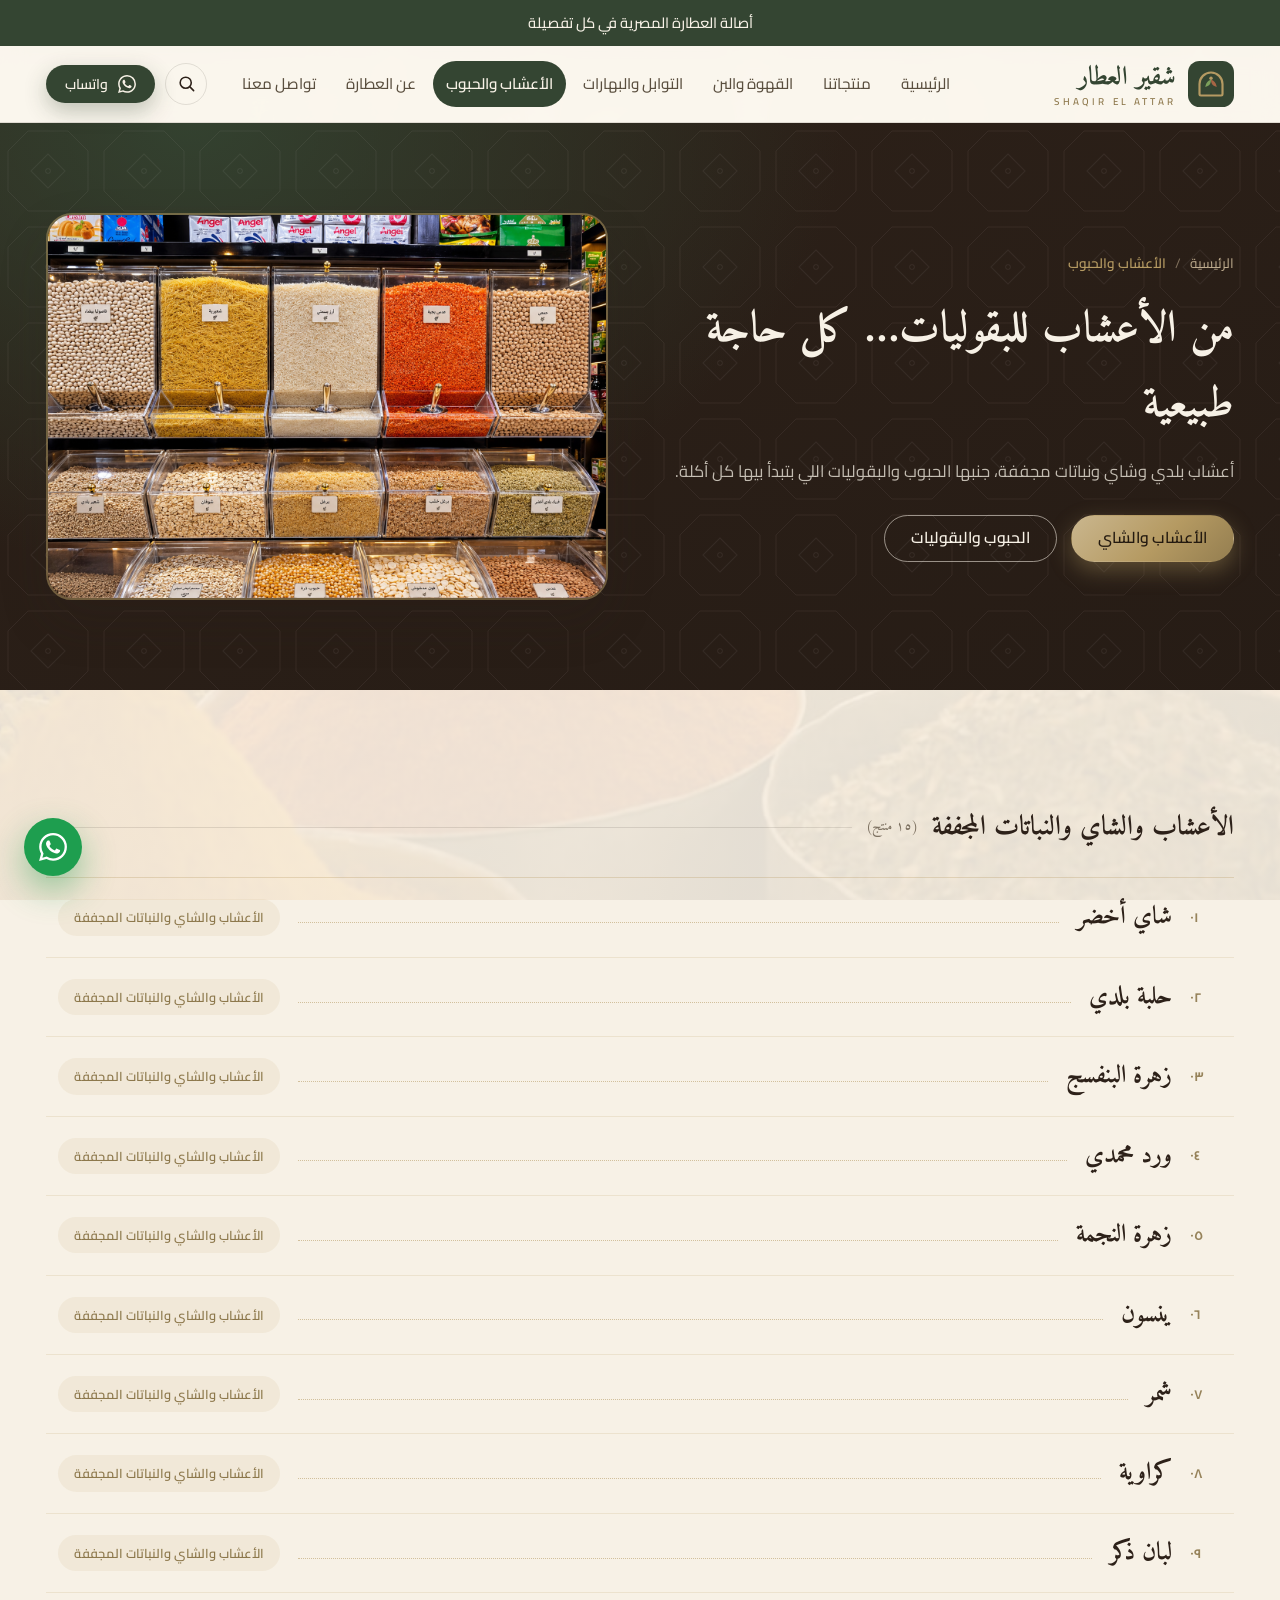
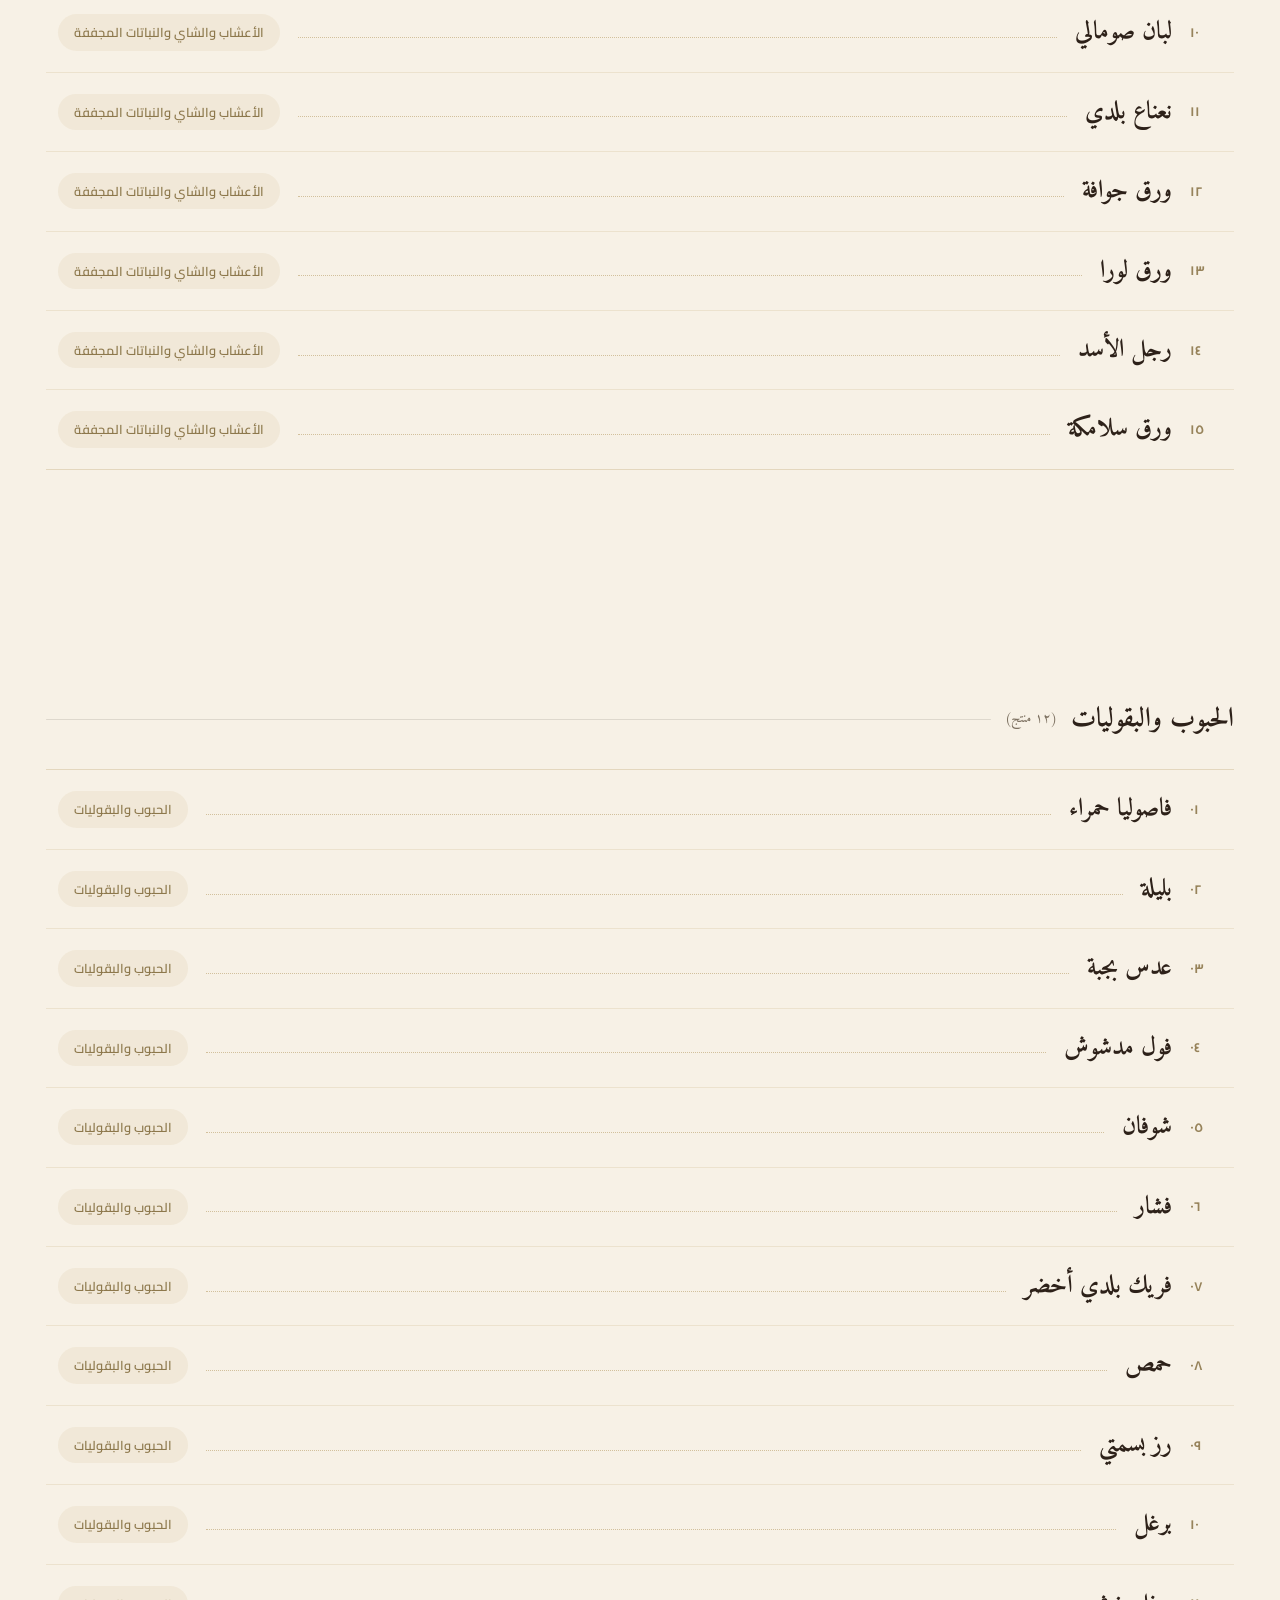
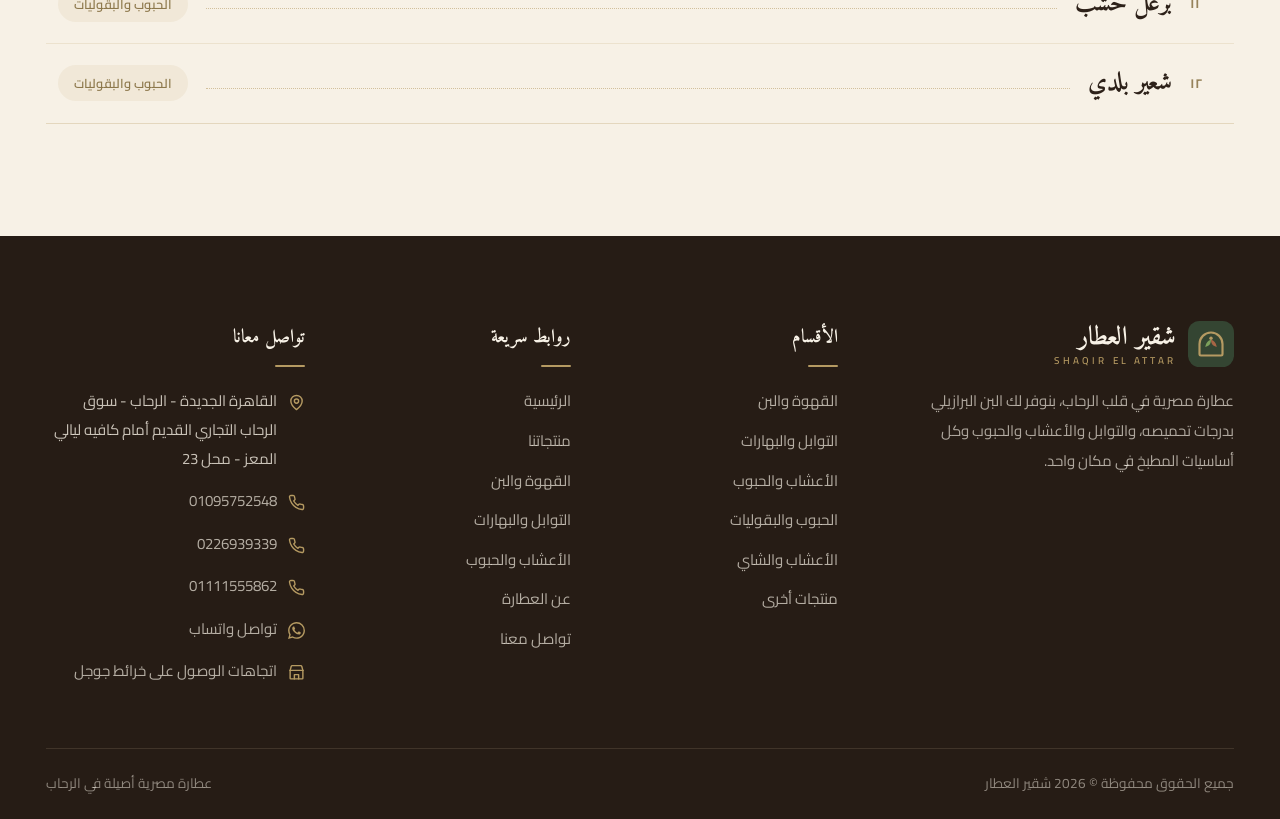
<file: herbs.html>
<!DOCTYPE html>
<html lang="ar" dir="rtl">
<head>
  <meta charset="UTF-8">
  <meta name="viewport" content="width=device-width, initial-scale=1.0">
  <title>الأعشاب والحبوب — شقير العطار</title>
  <meta name="description" content="أعشاب طبيعية وشاي ونباتات مجففة، مع الحبوب والبقوليات — ينسون، كراوية، ورد محمدي، عدس، حمص، برغل وغيرهم. من عطارة شقير العطار في الرحاب.">
  <meta name="theme-color" content="#344532">
  <link rel="icon" type="image/svg+xml" href="assets/img/favicon.svg">
  <link rel="preconnect" href="https://fonts.googleapis.com">
  <link rel="preconnect" href="https://fonts.gstatic.com" crossorigin>
  <link href="https://fonts.googleapis.com/css2?family=Amiri:wght@400;700&family=Cairo:wght@300;400;500;600;700;800&display=swap" rel="stylesheet">
  <link rel="stylesheet" href="assets/css/styles.css">
  <script src="assets/js/design.js"></script>
  <script src="assets/js/design-apply.js"></script>
</head>
<body data-page="herbs">

  <div id="app-header"></div>

  <main id="main-content">

    <section class="page-hero">
      <div class="container split-layout">
        <div>
          <nav class="breadcrumb" aria-label="مسار التنقل">
            <a href="index.html">الرئيسية</a>
            <span class="sep">/</span>
            <span class="current">الأعشاب والحبوب</span>
          </nav>
          <h1 class="section-title" id="heroTitle"></h1>
          <p class="section-sub" id="heroSub"></p>
          <div class="hero-ctas" style="margin-top:28px">
            <a class="btn btn-brass" href="#herbs" id="heroBtn1"></a>
            <a class="btn btn-outline-light" href="#grains" id="heroBtn2"></a>
          </div>
        </div>
        <div class="cat-hero-visual">
          <img id="heroImg" src="assets/img/bins-grains.png" alt="صناديق العطارة الشفافة" loading="lazy">
        </div>
      </div>
    </section>

    <section class="section section-alt" id="herbs">
      <div class="container">
        <h2 class="subhead"><span id="gridHead-herbs"></span> <span id="count-herbs" style="font-size:0.85rem; color:var(--muted); font-weight:500"></span></h2>
        <div class="product-grid" id="cat-herbs"></div>
      </div>
    </section>

    <section class="section" id="grains">
      <div class="container">
        <h2 class="subhead"><span id="gridHead-grains"></span> <span id="count-grains" style="font-size:0.85rem; color:var(--muted); font-weight:500"></span></h2>
        <div class="product-grid" id="cat-grains"></div>
      </div>
    </section>

  </main>

  <div id="app-footer"></div>
  <div class="search-overlay" id="searchOverlay"></div>

  <script src="assets/js/content.js"></script>
  <script src="assets/js/config.js"></script>
  <script src="assets/js/products.js"></script>
  <script src="assets/js/main.js"></script>
  <script src="assets/js/editor.js"></script>
</body>
</html>
</file>
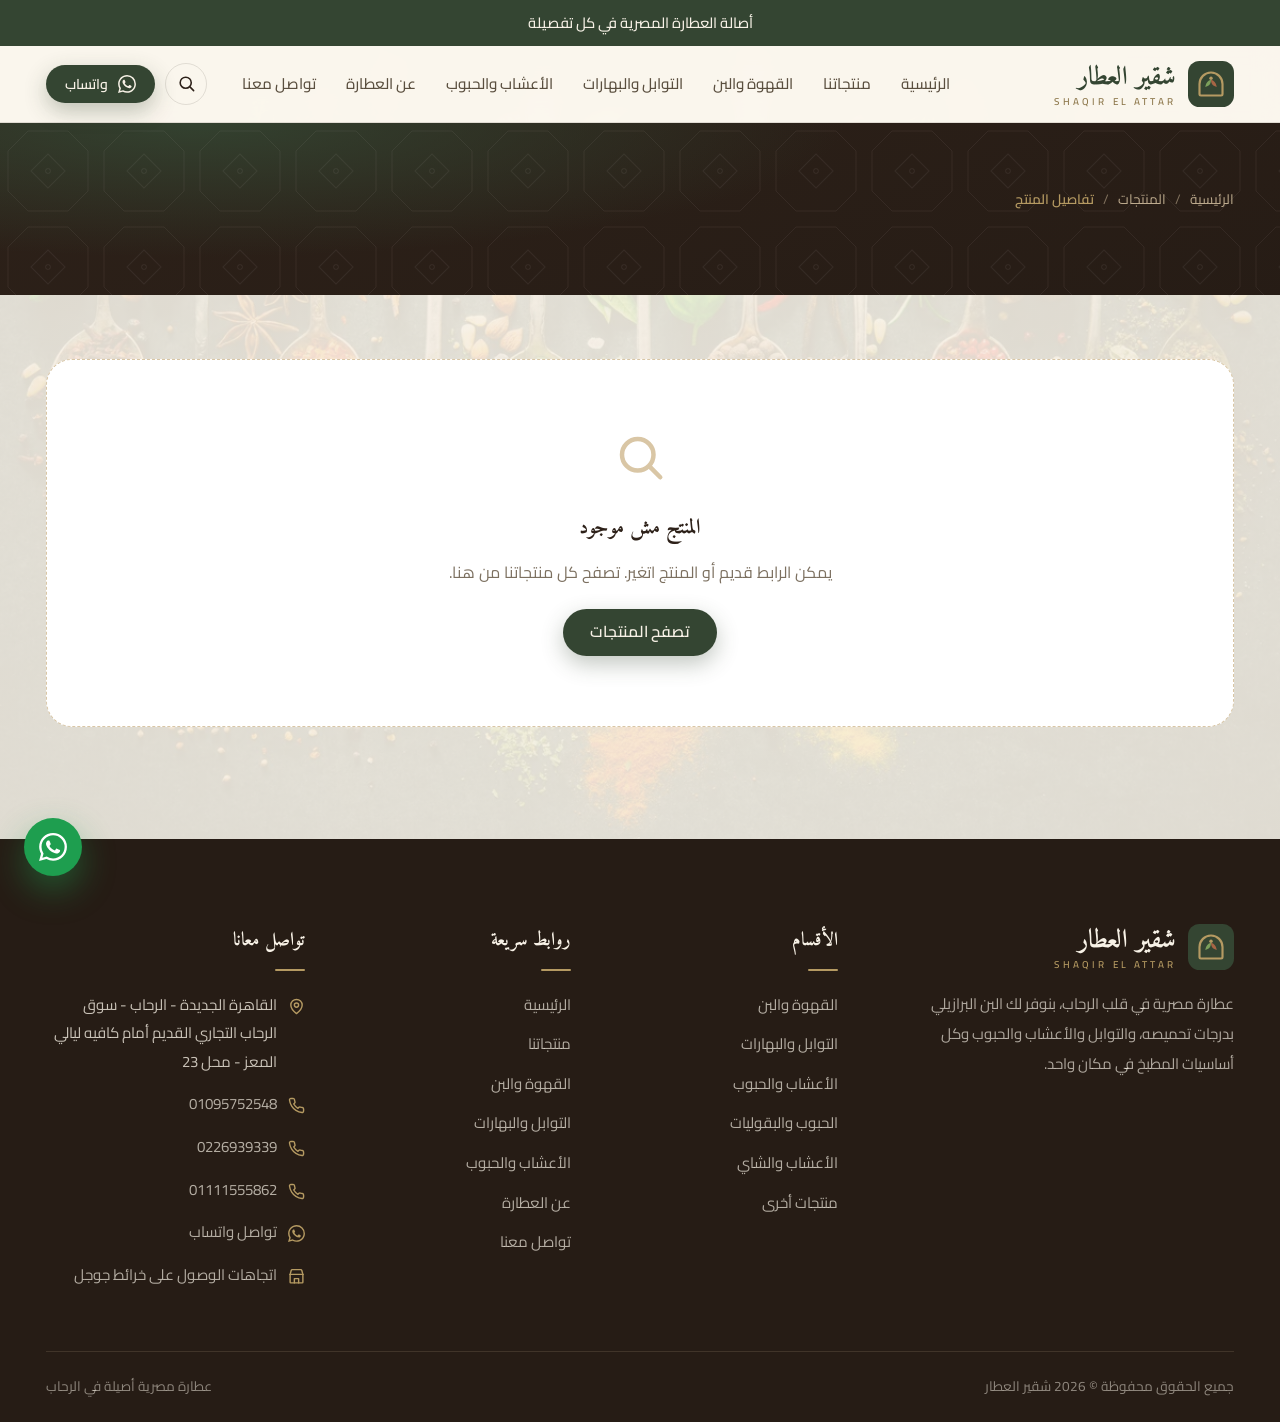
<file: product.html>
<!DOCTYPE html>
<html lang="ar" dir="rtl">
<head>
  <meta charset="UTF-8">
  <meta name="viewport" content="width=device-width, initial-scale=1.0">
  <title>تفاصيل المنتج — شقير العطار</title>
  <meta name="description" content="تفاصيل المنتج في عطارة شقير العطار — استفسر عن السعر والأوزان المتاحة واطلب على واتساب.">
  <meta name="theme-color" content="#344532">
  <link rel="icon" type="image/svg+xml" href="assets/img/favicon.svg">
  <link rel="preconnect" href="https://fonts.googleapis.com">
  <link rel="preconnect" href="https://fonts.gstatic.com" crossorigin>
  <link href="https://fonts.googleapis.com/css2?family=Amiri:wght@400;700&family=Cairo:wght@300;400;500;600;700;800&display=swap" rel="stylesheet">
  <link rel="stylesheet" href="assets/css/styles.css">
  <script src="assets/js/design.js"></script>
  <script src="assets/js/design-apply.js"></script>
</head>
<body data-page="product">

  <div id="app-header"></div>

  <main id="main-content">

    <section class="page-hero" style="padding-block: clamp(40px, 5vw, 64px)">
      <div class="container">
        <nav class="breadcrumb" aria-label="مسار التنقل">
          <a href="index.html">الرئيسية</a>
          <span class="sep">/</span>
          <a href="products.html">المنتجات</a>
          <span class="sep">/</span>
          <span class="current" id="crumbName">تفاصيل المنتج</span>
        </nav>
      </div>
    </section>

    <section class="section" style="padding-top: clamp(36px, 5vw, 64px)">
      <div class="container">
        <div class="detail-layout" id="productDetail"></div>
      </div>
    </section>

    <section class="section section-alt" id="relatedWrap" style="display:none" aria-labelledby="relTitle">
      <div class="container">
        <div class="section-head">
          <span class="kicker" id="relKicker"></span>
          <h2 class="section-title" id="relTitle"></h2>
        </div>
        <div class="product-grid" id="relatedGrid"></div>
      </div>
    </section>

  </main>

  <div id="app-footer"></div>
  <div class="search-overlay" id="searchOverlay"></div>

  <script src="assets/js/content.js"></script>
  <script src="assets/js/config.js"></script>
  <script src="assets/js/products.js"></script>
  <script src="assets/js/main.js"></script>
  <script src="assets/js/editor.js"></script>
</body>
</html>
</file>
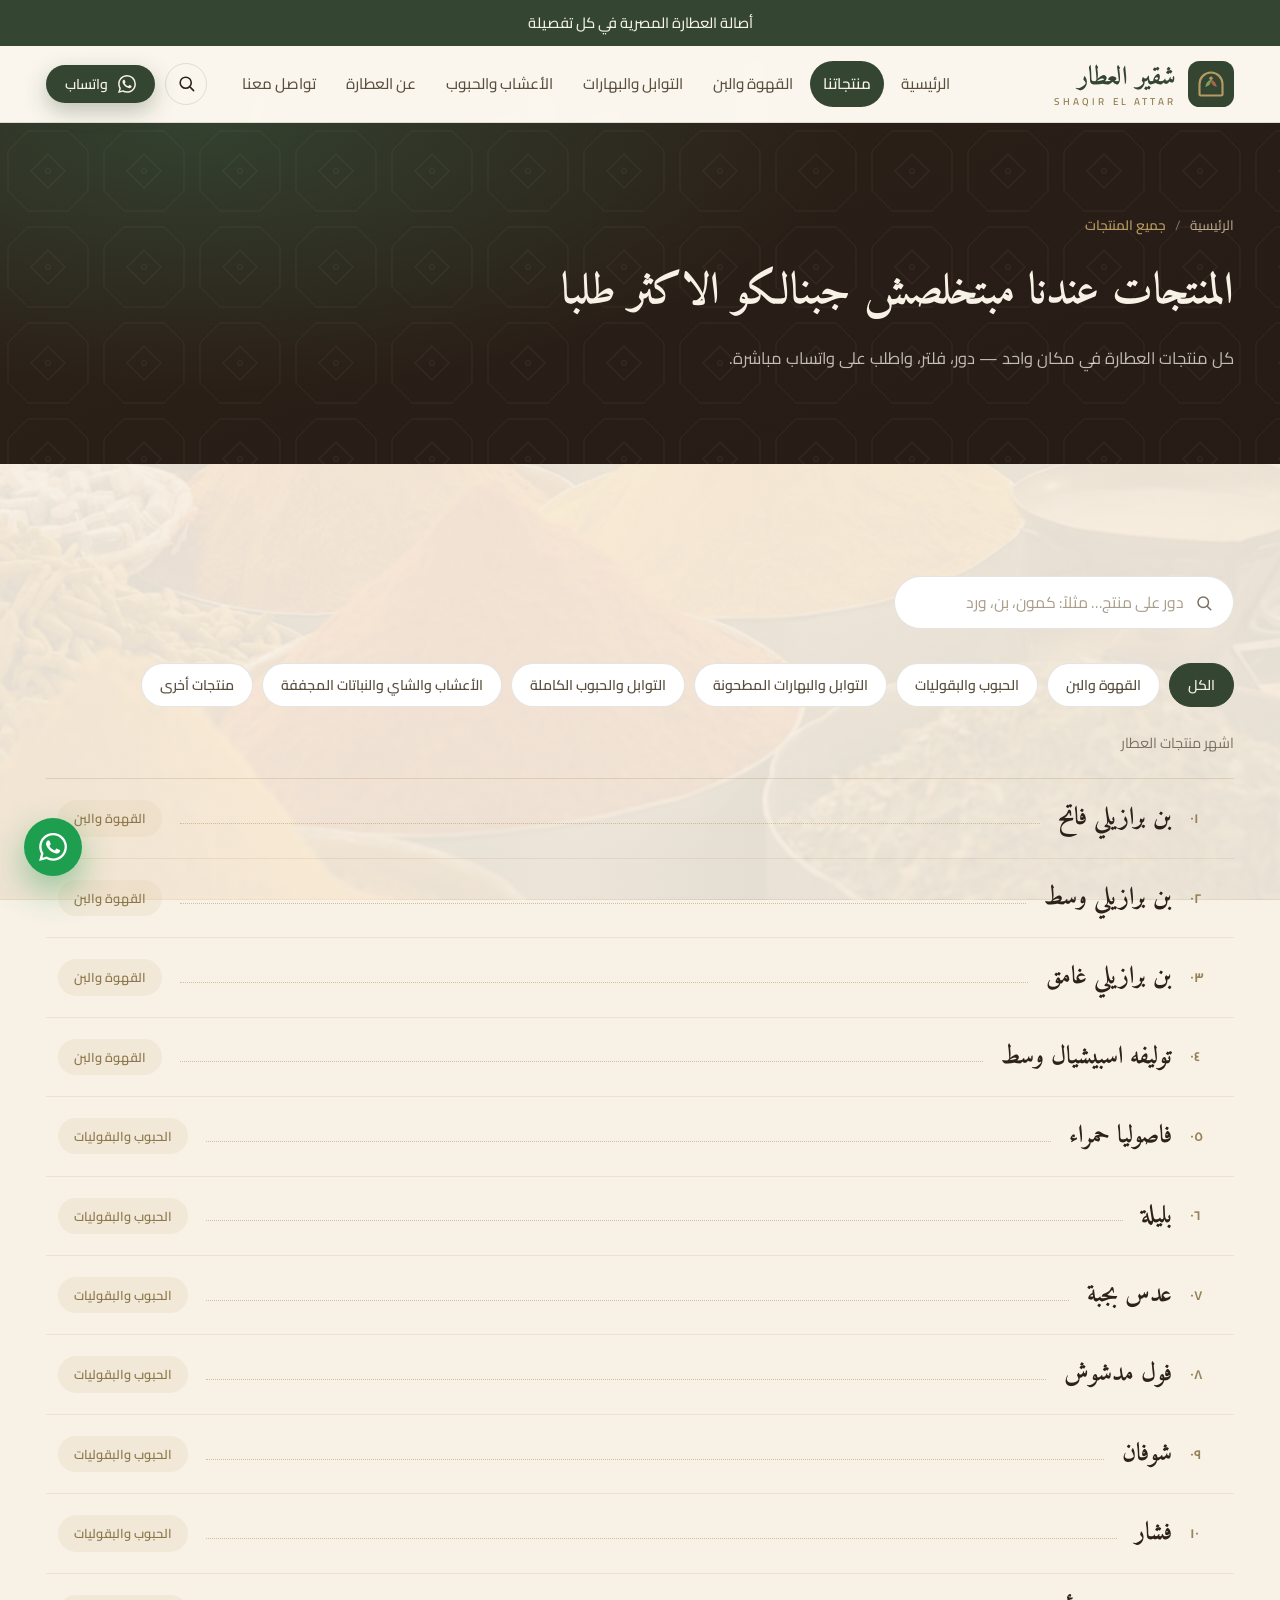
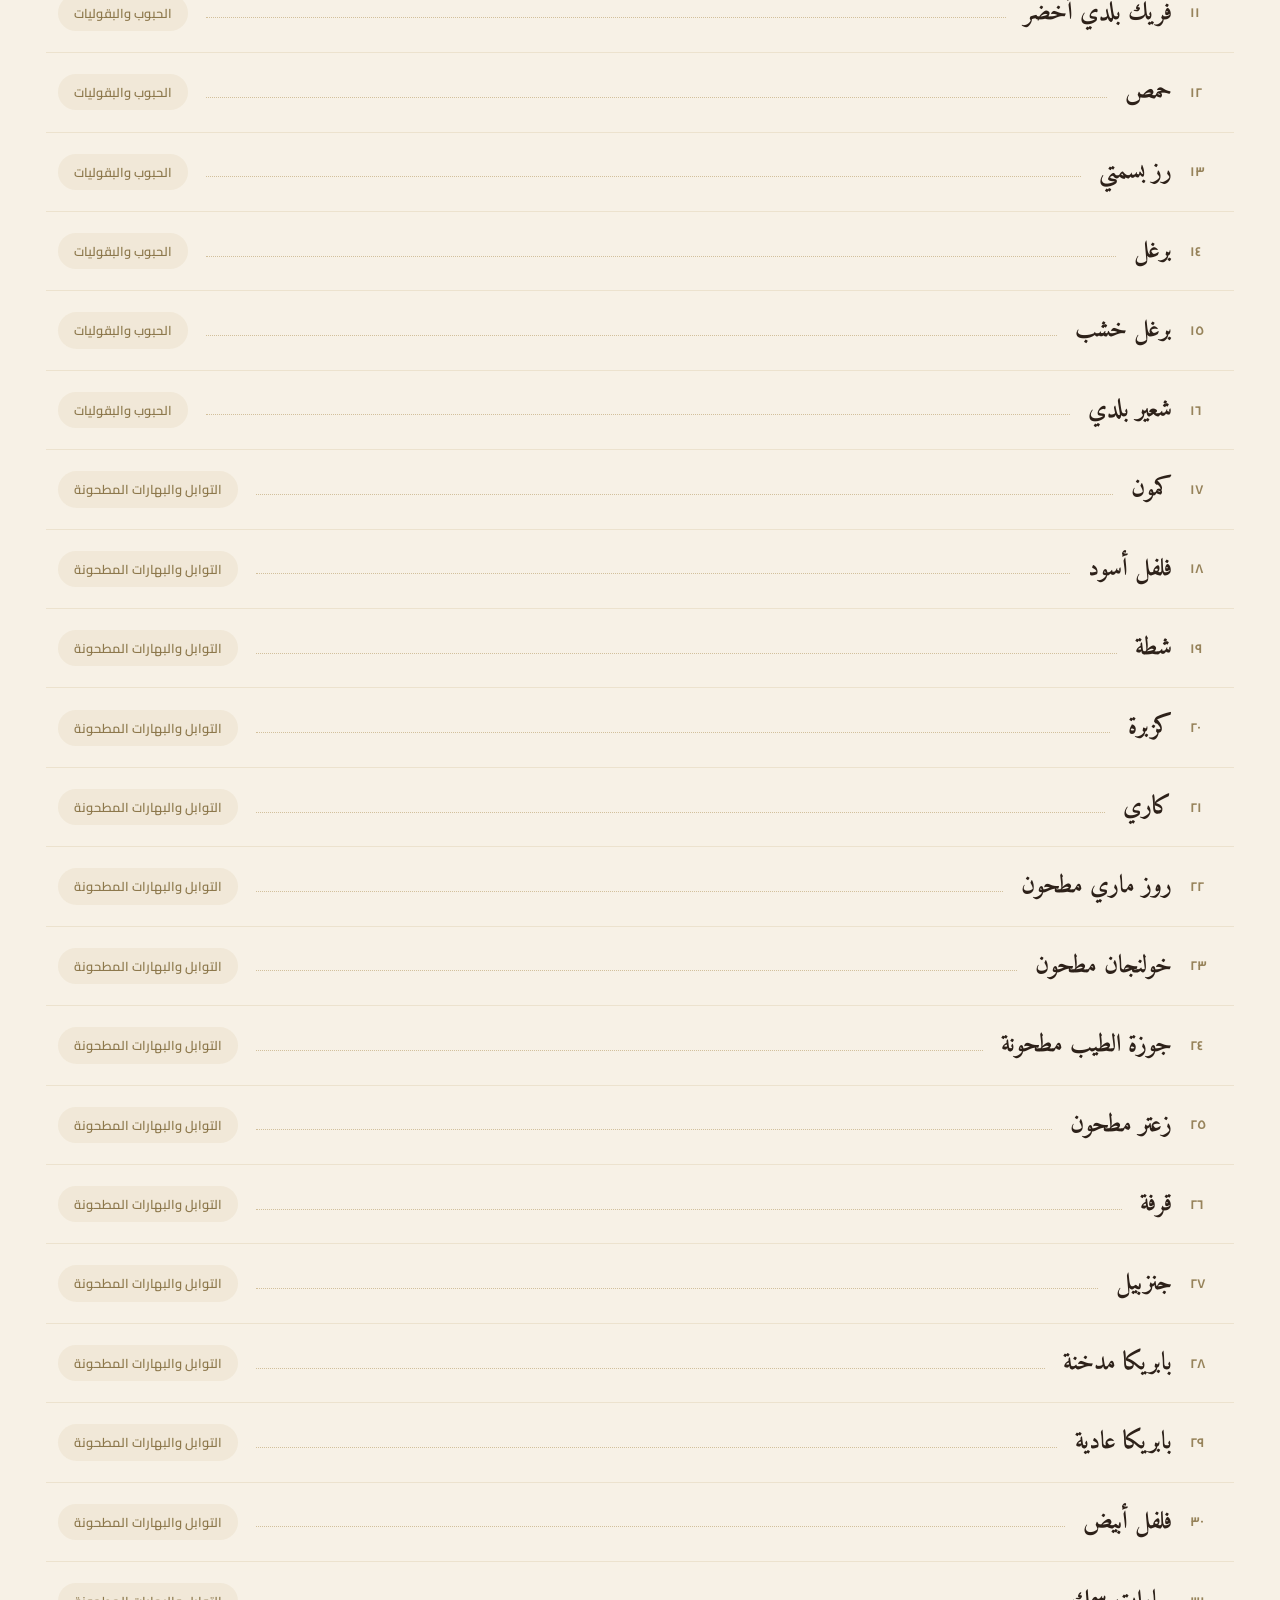
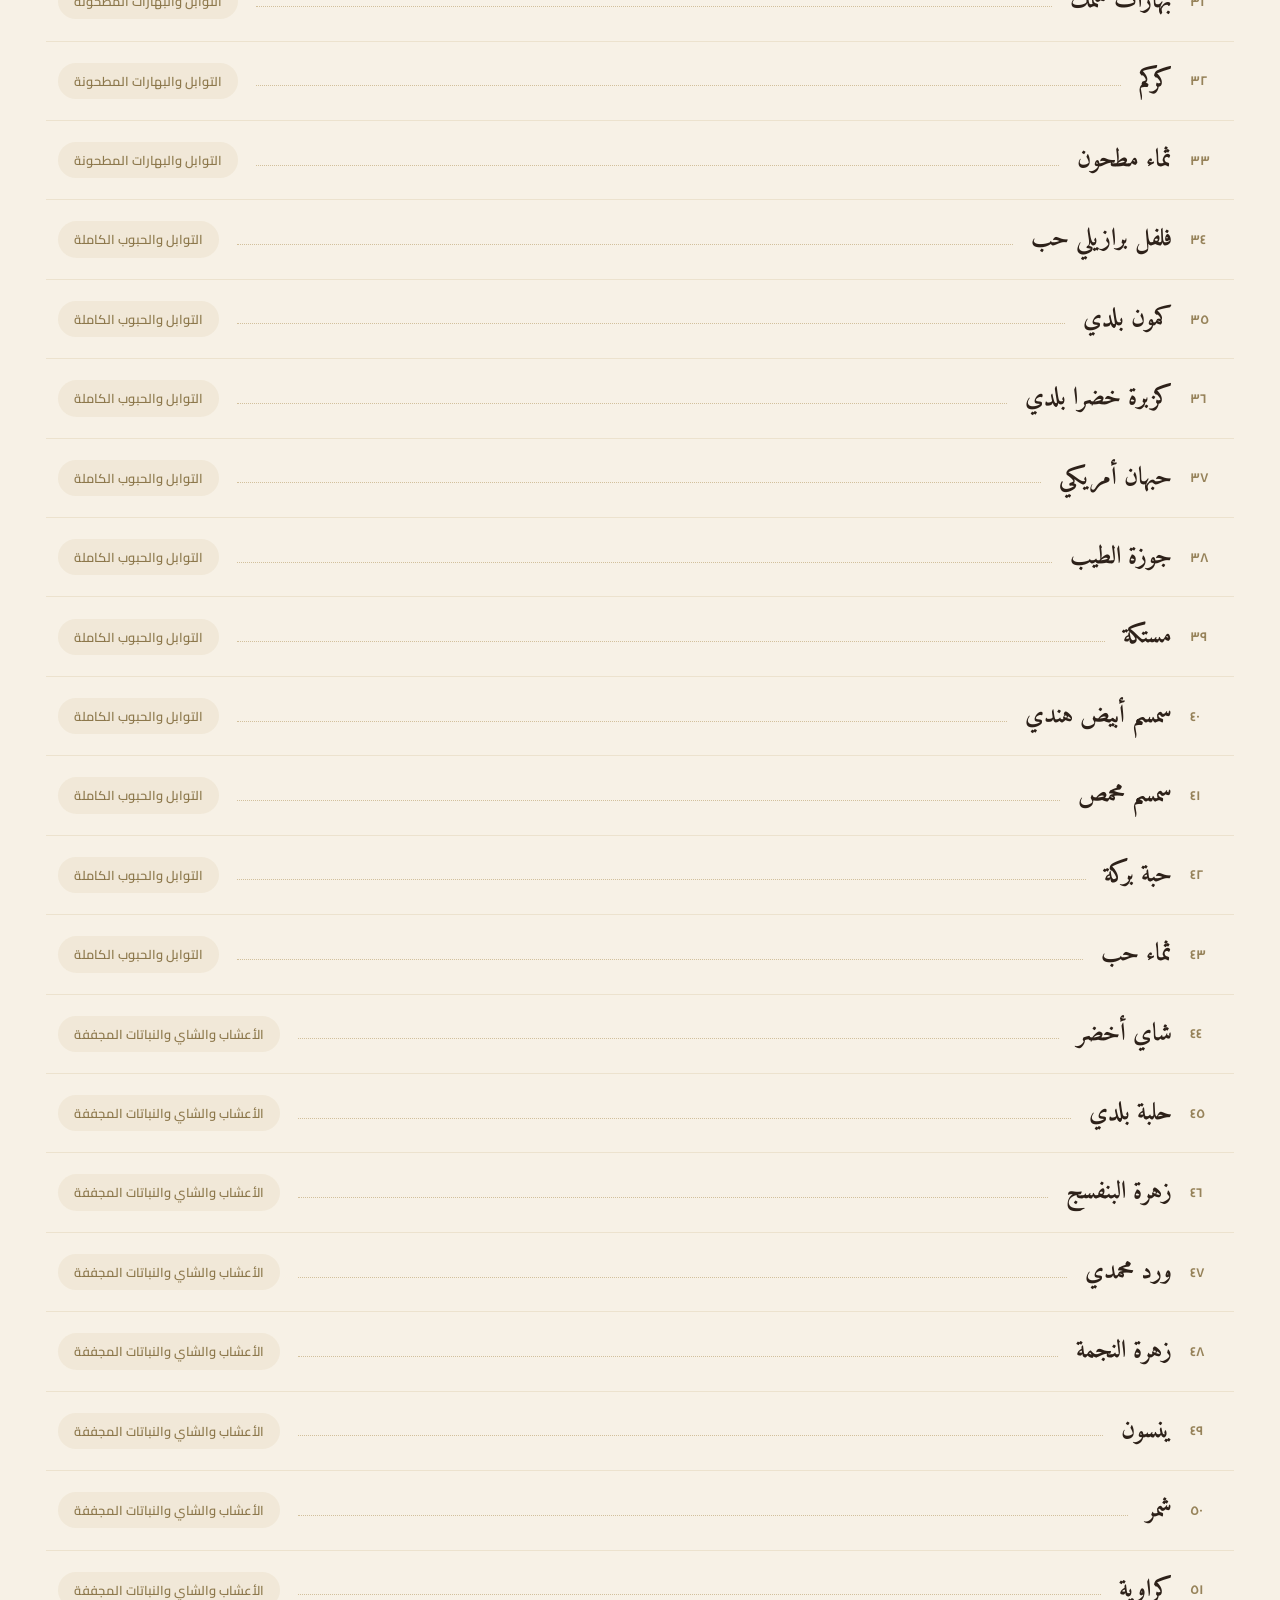
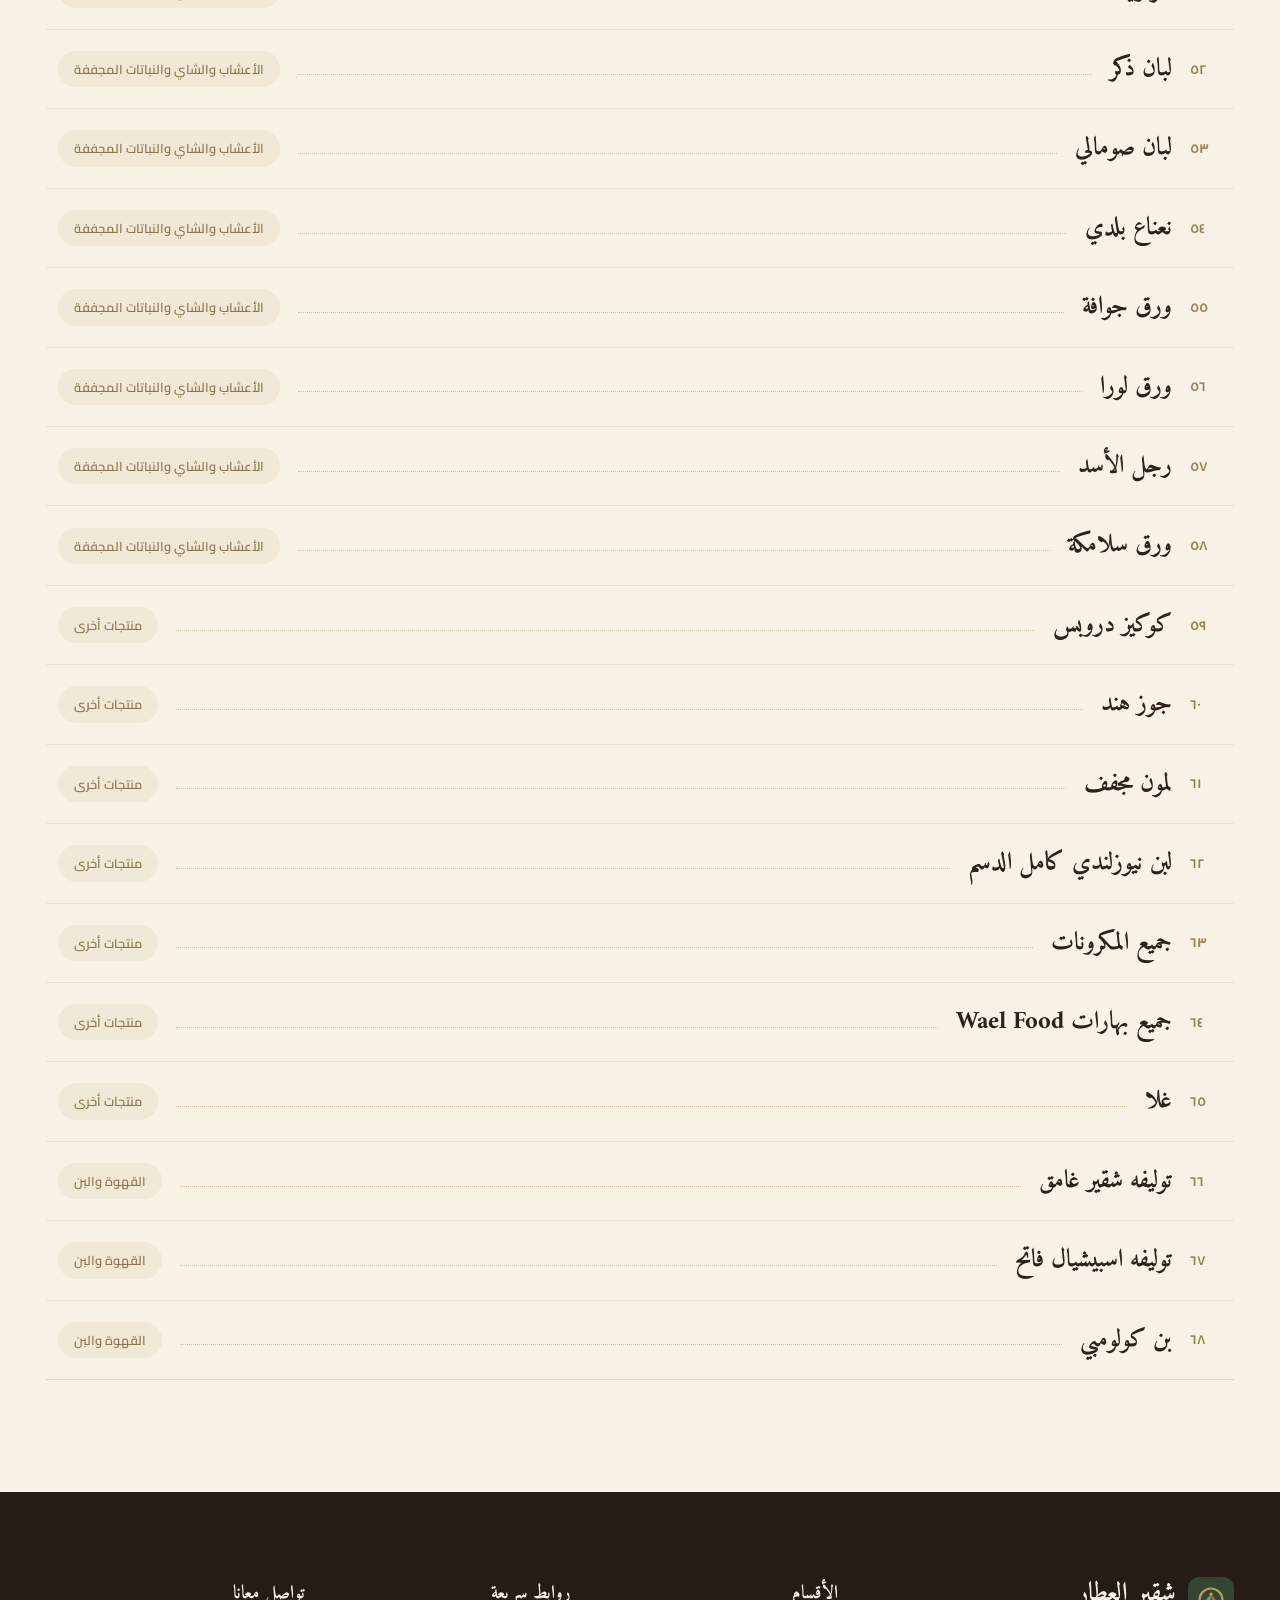
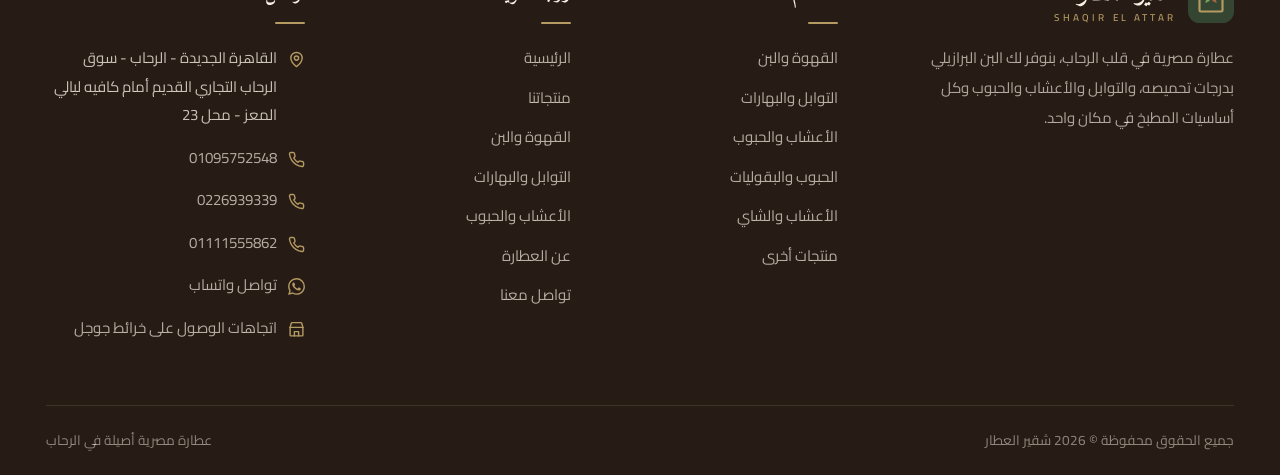
<file: products.html>
<!DOCTYPE html>
<html lang="ar" dir="rtl">
<head>
  <meta charset="UTF-8">
  <meta name="viewport" content="width=device-width, initial-scale=1.0">
  <title>جميع المنتجات — شقير العطار</title>
  <meta name="description" content="تصفح كل منتجات عطارة شقير العطار: البن البرازيلي، التوابل والبهارات المطحونة والحبوب الكاملة، الأعشاب والشاي، الحبوب والبقوليات، والمكرونات ومنتجات Wael Food.">
  <meta name="theme-color" content="#344532">
  <link rel="icon" type="image/svg+xml" href="assets/img/favicon.svg">
  <link rel="preconnect" href="https://fonts.googleapis.com">
  <link rel="preconnect" href="https://fonts.gstatic.com" crossorigin>
  <link href="https://fonts.googleapis.com/css2?family=Amiri:wght@400;700&family=Cairo:wght@300;400;500;600;700;800&display=swap" rel="stylesheet">
  <link rel="stylesheet" href="assets/css/styles.css">
  <script src="assets/js/design.js"></script>
  <script src="assets/js/design-apply.js"></script>
</head>
<body data-page="products">

  <div id="app-header"></div>

  <main id="main-content">

    <section class="page-hero">
      <div class="container">
        <nav class="breadcrumb" aria-label="مسار التنقل">
          <a href="index.html">الرئيسية</a>
          <span class="sep">/</span>
          <span class="current">جميع المنتجات</span>
        </nav>
        <h1 class="section-title" id="prodHeroTitle"></h1>
        <p class="section-sub" id="prodHeroSub"></p>
      </div>
    </section>

    <section class="section section-alt">
      <div class="container">
        <div class="toolbar">
          <label class="search-field">
            <svg viewBox="0 0 24 24" fill="none" stroke="currentColor" stroke-width="2" stroke-linecap="round"><circle cx="11" cy="11" r="7"/><path d="M21 21l-4.35-4.35"/></svg>
            <input type="search" id="pageSearch" placeholder="دور على منتج…" aria-label="بحث في المنتجات">
          </label>
        </div>
        <div class="chips" id="catChips" style="margin-bottom:22px" role="tablist" aria-label="تصفية حسب القسم"></div>
        <p class="result-count" id="resultCount"></p>
        <div class="product-grid" id="productsGrid"></div>
      </div>
    </section>

  </main>

  <div id="app-footer"></div>
  <div class="search-overlay" id="searchOverlay"></div>

  <script src="assets/js/content.js"></script>
  <script src="assets/js/config.js"></script>
  <script src="assets/js/products.js"></script>
  <script src="assets/js/main.js"></script>
  <script src="assets/js/editor.js"></script>
</body>
</html>
</file>
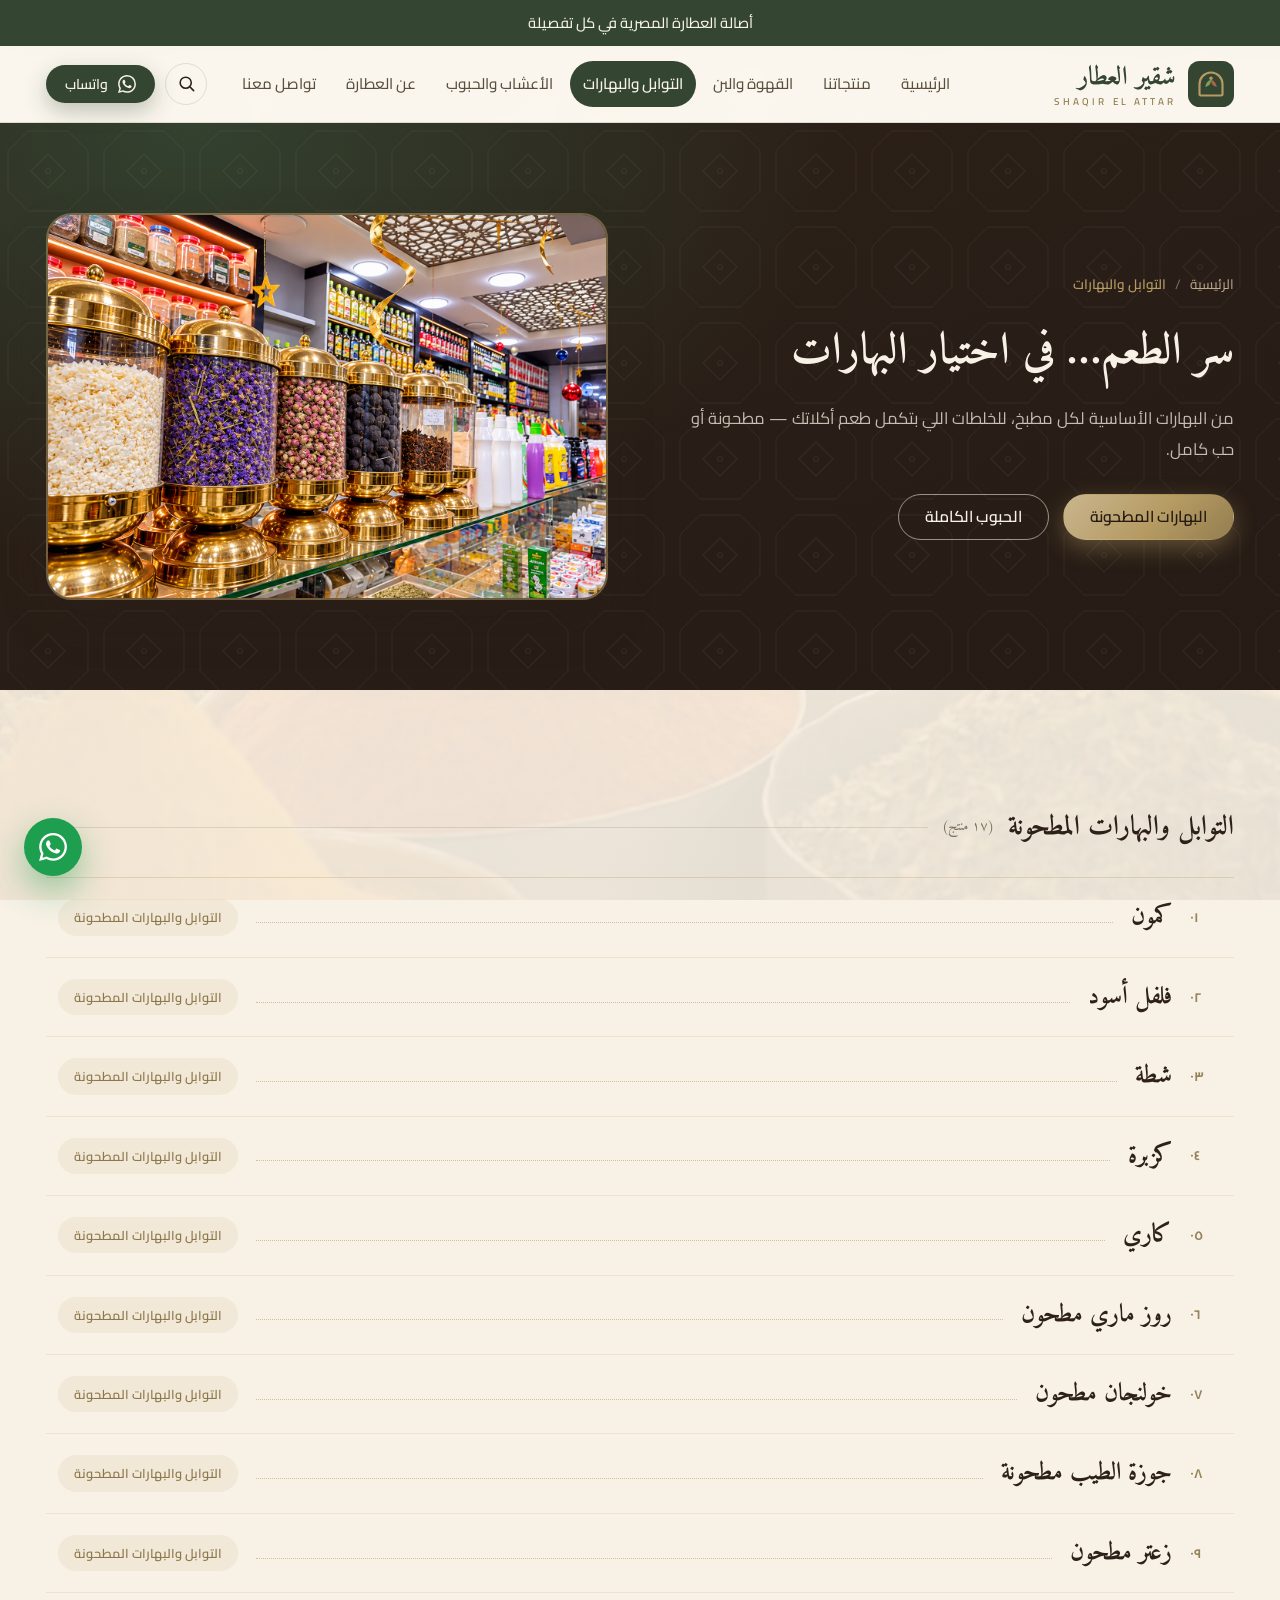
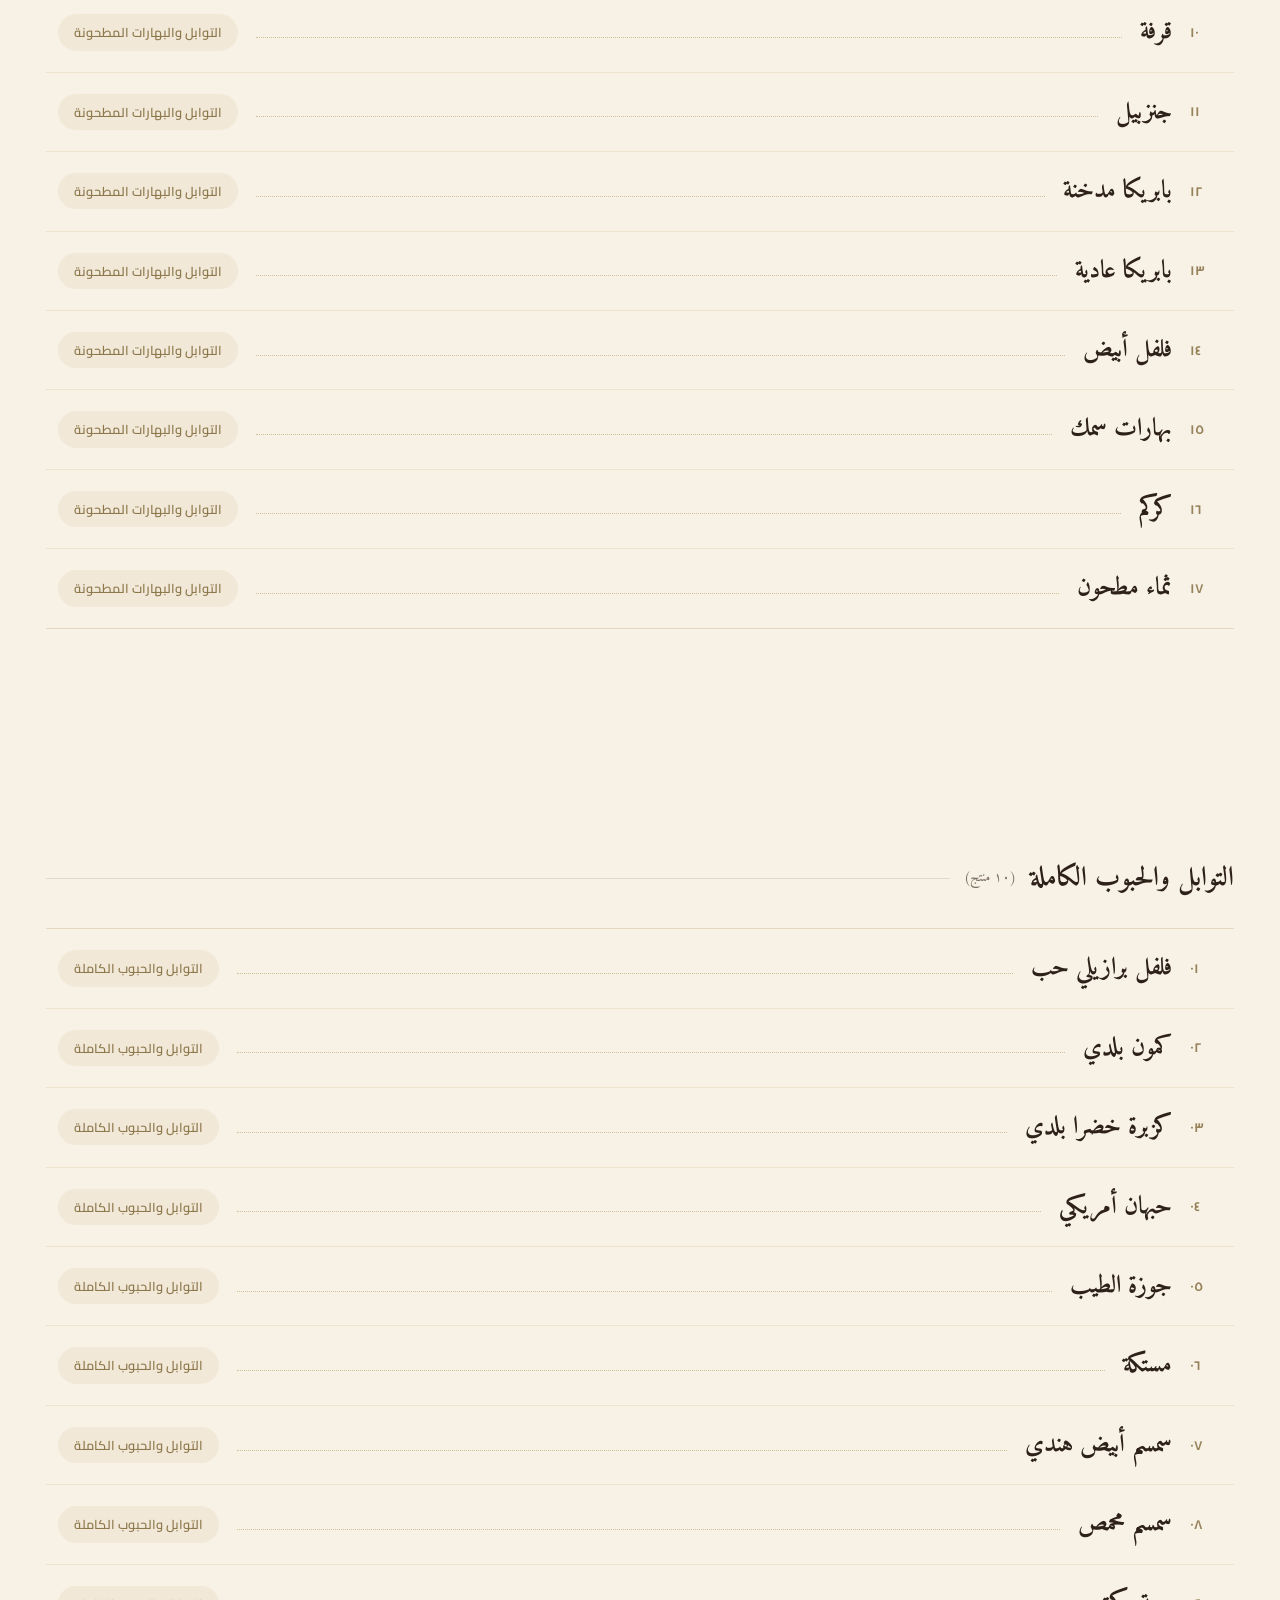
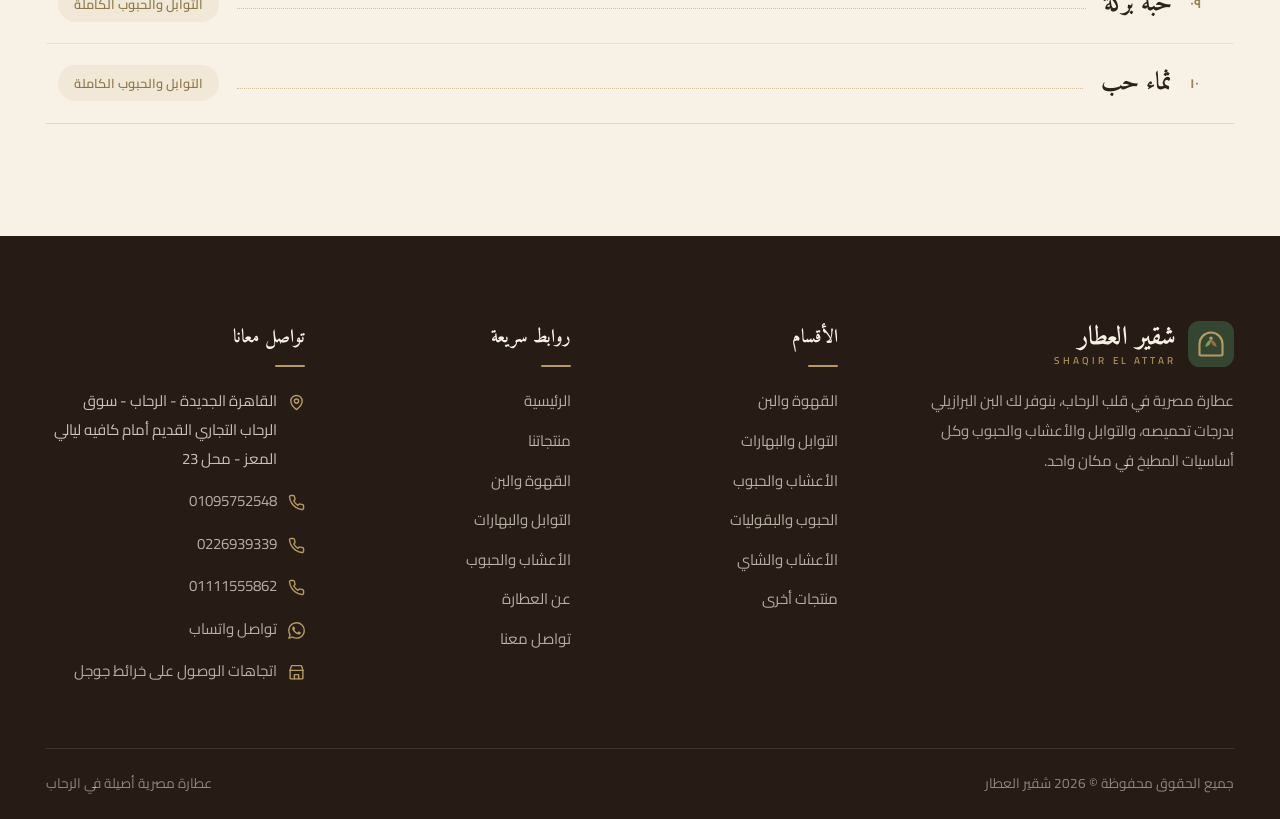
<file: spices.html>
<!DOCTYPE html>
<html lang="ar" dir="rtl">
<head>
  <meta charset="UTF-8">
  <meta name="viewport" content="width=device-width, initial-scale=1.0">
  <title>التوابل والبهارات — شقير العطار</title>
  <meta name="description" content="توابل وبهارات مطحونة وحبوب كاملة — كمون، فلفل أسود، كركم، قرفة، بابريكا وغيرهم كتير. من عطارة شقير العطار في الرحاب.">
  <meta name="theme-color" content="#344532">
  <link rel="icon" type="image/svg+xml" href="assets/img/favicon.svg">
  <link rel="preconnect" href="https://fonts.googleapis.com">
  <link rel="preconnect" href="https://fonts.gstatic.com" crossorigin>
  <link href="https://fonts.googleapis.com/css2?family=Amiri:wght@400;700&family=Cairo:wght@300;400;500;600;700;800&display=swap" rel="stylesheet">
  <link rel="stylesheet" href="assets/css/styles.css">
  <script src="assets/js/design.js"></script>
  <script src="assets/js/design-apply.js"></script>
</head>
<body data-page="spices">

  <div id="app-header"></div>

  <main id="main-content">

    <section class="page-hero">
      <div class="container split-layout">
        <div>
          <nav class="breadcrumb" aria-label="مسار التنقل">
            <a href="index.html">الرئيسية</a>
            <span class="sep">/</span>
            <span class="current">التوابل والبهارات</span>
          </nav>
          <h1 class="section-title" id="heroTitle"></h1>
          <p class="section-sub" id="heroSub"></p>
          <div class="hero-ctas" style="margin-top:28px">
            <a class="btn btn-brass" href="#ground" id="heroBtn1"></a>
            <a class="btn btn-outline-light" href="#whole" id="heroBtn2"></a>
          </div>
        </div>
        <div class="cat-hero-visual">
          <img id="heroImg" src="assets/img/brass-jars.png" alt="موزعات نحاسية للتوابل" loading="lazy">
        </div>
      </div>
    </section>

    <section class="section section-alt" id="ground">
      <div class="container">
        <h2 class="subhead"><span id="gridHead-ground"></span> <span id="count-ground" style="font-size:0.85rem; color:var(--muted); font-weight:500"></span></h2>
        <div class="product-grid" id="cat-ground"></div>
      </div>
    </section>

    <section class="section" id="whole">
      <div class="container">
        <h2 class="subhead"><span id="gridHead-whole"></span> <span id="count-whole" style="font-size:0.85rem; color:var(--muted); font-weight:500"></span></h2>
        <div class="product-grid" id="cat-whole"></div>
      </div>
    </section>

  </main>

  <div id="app-footer"></div>
  <div class="search-overlay" id="searchOverlay"></div>

  <script src="assets/js/content.js"></script>
  <script src="assets/js/config.js"></script>
  <script src="assets/js/products.js"></script>
  <script src="assets/js/main.js"></script>
  <script src="assets/js/editor.js"></script>
</body>
</html>
</file>
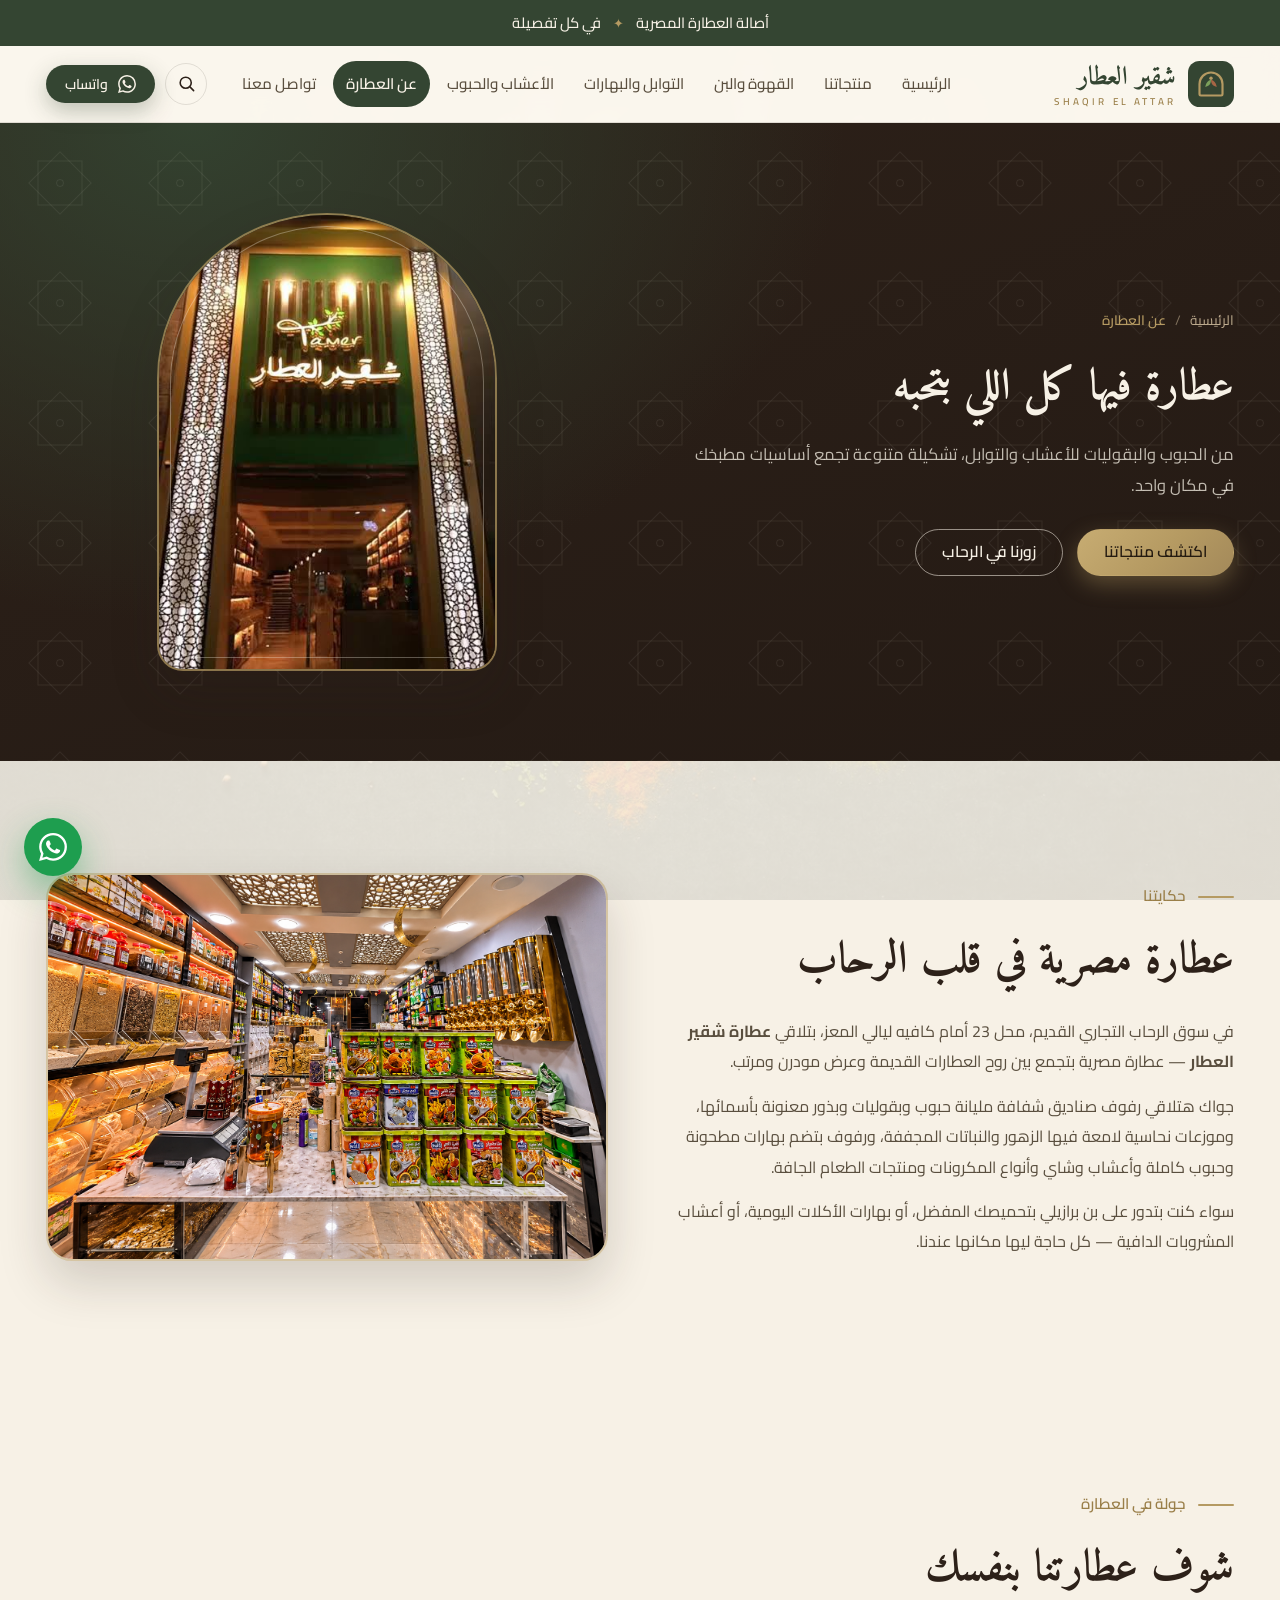
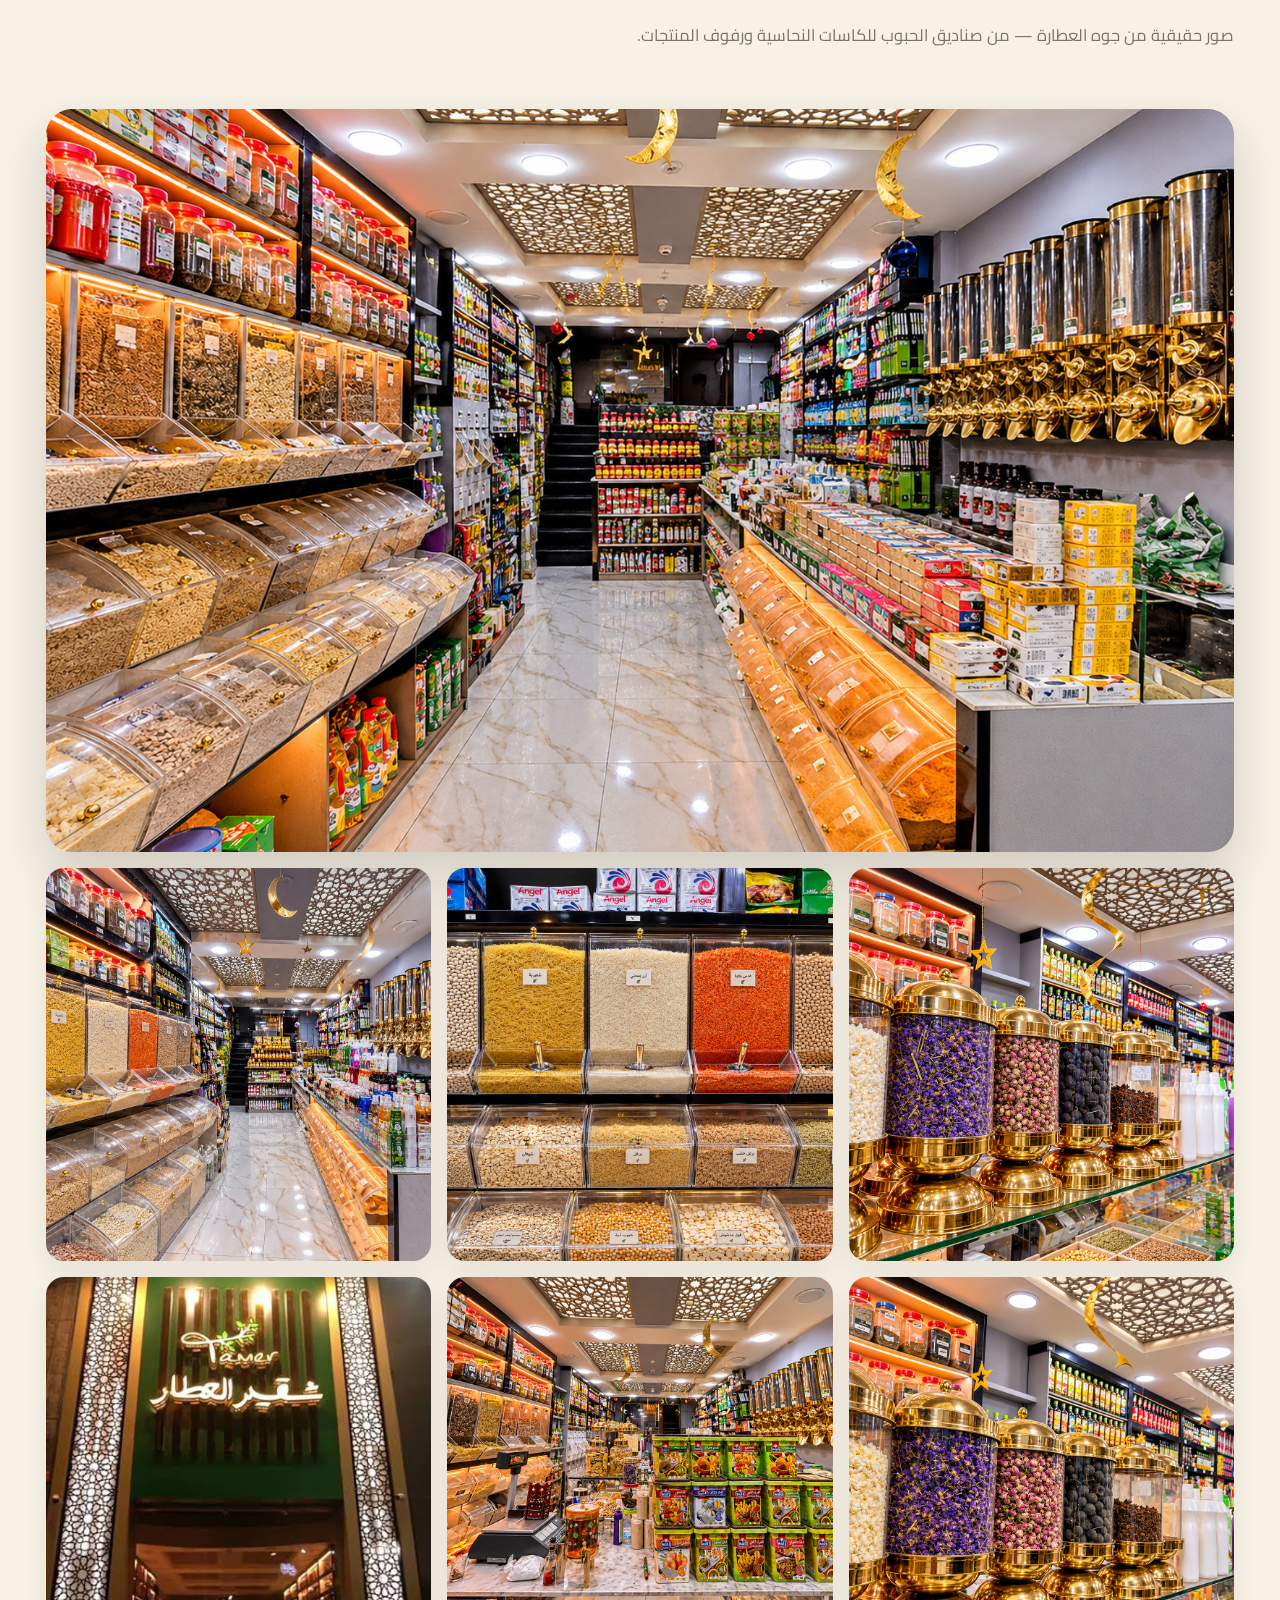
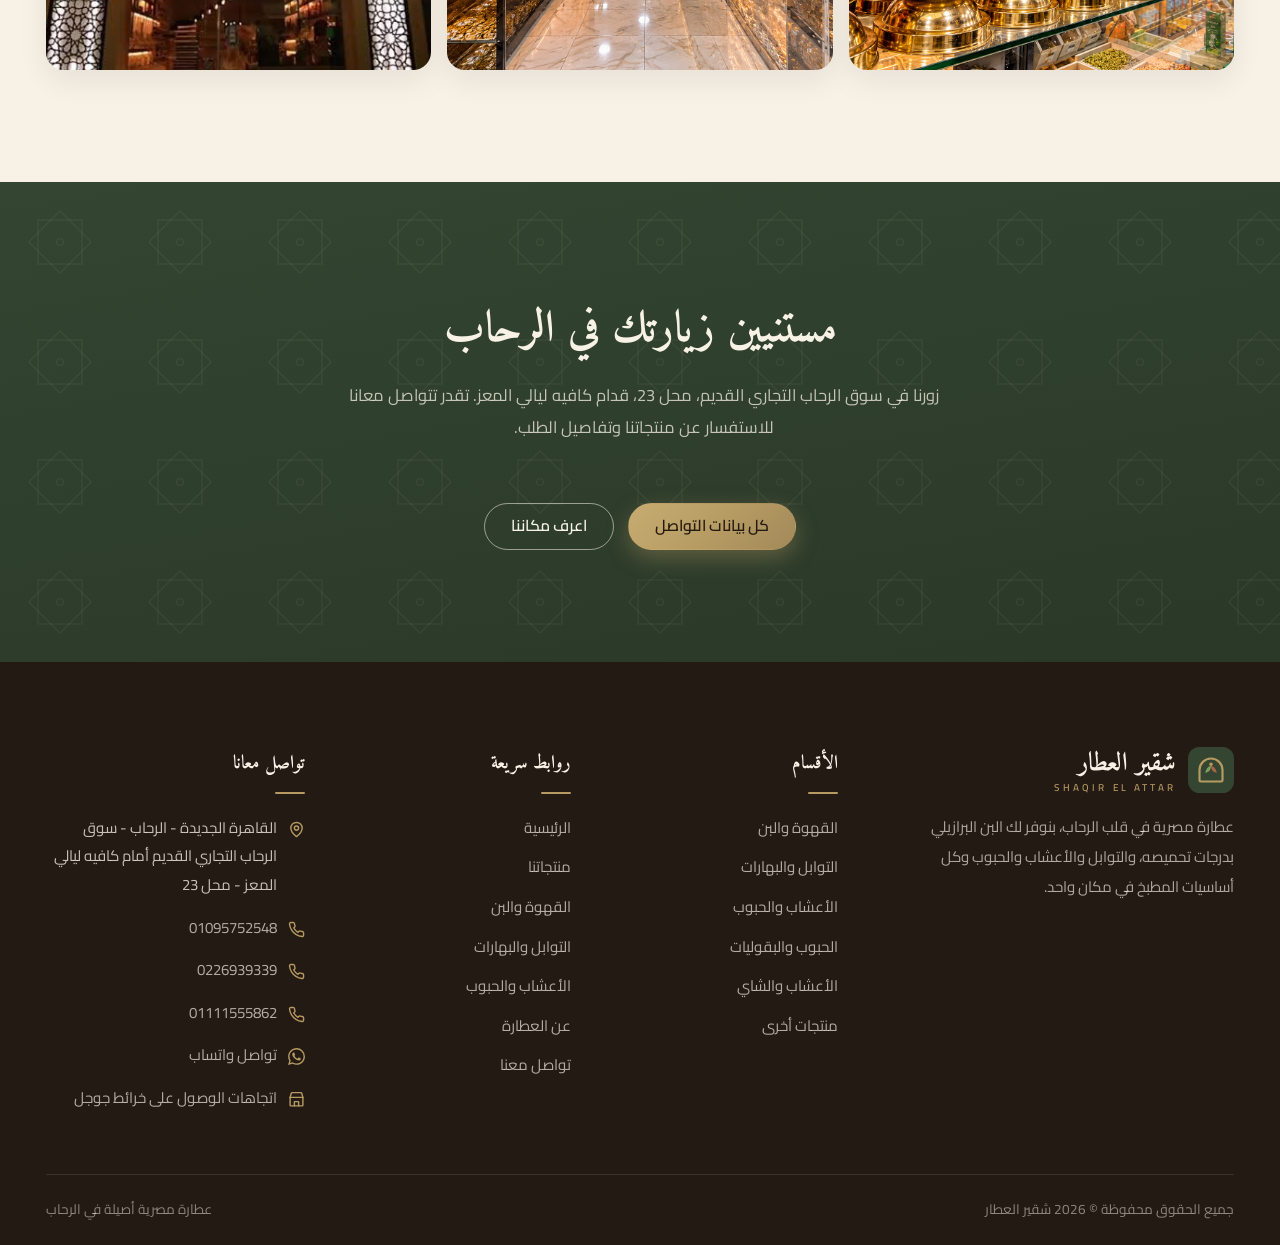
<file: attar/about.html>
<!DOCTYPE html>
<html lang="ar" dir="rtl">
<head>
  <meta charset="UTF-8">
  <meta name="viewport" content="width=device-width, initial-scale=1.0">
  <title>عن العطارة — شقير العطار</title>
  <meta name="description" content="اتعرف على عطارة شقير العطار في سوق الرحاب التجاري القديم — تجربة عطارة مصرية أصيلة بصناديق عرض شفافة وموزعات نحاسية وتشكيلة واسعة من التوابل والأعشاب والحبوب.">
  <meta name="theme-color" content="#344532">
  <meta property="og:image" content="assets/img/entrance.jpg">
  <link rel="icon" type="image/svg+xml" href="assets/img/favicon.svg">
  <link rel="preconnect" href="https://fonts.googleapis.com">
  <link rel="preconnect" href="https://fonts.gstatic.com" crossorigin>
  <link href="https://fonts.googleapis.com/css2?family=Amiri:wght@400;700&family=Cairo:wght@300;400;500;600;700;800&display=swap" rel="stylesheet">
  <link rel="stylesheet" href="assets/css/styles.css">
</head>
<body data-page="about">

  <div id="app-header"></div>

  <main>

    <section class="page-hero">
      <div class="container split-layout">
        <div>
          <nav class="breadcrumb" aria-label="مسار التنقل">
            <a href="index.html">الرئيسية</a>
            <span class="sep">/</span>
            <span class="current">عن العطارة</span>
          </nav>
          <h1 class="section-title">عطارة فيها كل اللي بتحبه</h1>
          <p class="section-sub">من الحبوب والبقوليات للأعشاب والتوابل، تشكيلة متنوعة تجمع أساسيات مطبخك في مكان واحد.</p>
          <div class="hero-ctas" style="margin-top:28px">
            <a class="btn btn-brass" href="products.html">اكتشف منتجاتنا</a>
            <a class="btn btn-outline-light" href="contact.html">زورنا في الرحاب</a>
          </div>
        </div>
        <figure class="arch arch-main" style="width:min(340px,80%); aspect-ratio:415/560; margin-inline:auto">
          <img src="assets/img/entrance.jpg" alt="واجهة عطارة شقير العطار ليلاً">
        </figure>
      </div>
    </section>

    <section class="section">
      <div class="container split-layout">
        <div>
          <span class="kicker">حكايتنا</span>
          <h2 class="section-title" style="margin-bottom:16px">عطارة مصرية في قلب الرحاب</h2>
          <p style="color:#5A4F3F; margin-bottom:14px">في سوق الرحاب التجاري القديم، محل 23 أمام كافيه ليالي المعز، بتلاقي <b>عطارة شقير العطار</b> — عطارة مصرية بتجمع بين روح العطارات القديمة وعرض مودرن ومرتب.</p>
          <p style="color:#5A4F3F; margin-bottom:14px">جواك هتلاقي رفوف صناديق شفافة مليانة حبوب وبقوليات وبذور معنونة بأسمائها، وموزعات نحاسية لامعة فيها الزهور والنباتات المجففة، ورفوف بتضم بهارات مطحونة وحبوب كاملة وأعشاب وشاي وأنواع المكرونات ومنتجات الطعام الجافة.</p>
          <p style="color:#5A4F3F">سواء كنت بتدور على بن برازيلي بتحميصك المفضل، أو بهارات الأكلات اليومية، أو أعشاب المشروبات الدافية — كل حاجة ليها مكانها عندنا.</p>
        </div>
        <figure class="cat-hero-visual">
          <img src="assets/img/interior-counter.png" alt="من داخل عطارة شقير العطار" loading="lazy" style="object-position:center 38%">
        </figure>
      </div>
    </section>

    <section class="section section-alt">
      <div class="container">
        <div class="section-head">
          <span class="kicker">جولة في العطارة</span>
          <h2 class="section-title">شوف عطارتنا بنفسك</h2>
          <p class="section-sub">صور حقيقية من جوه العطارة — من صناديق الحبوب للكاسات النحاسية ورفوف المنتجات.</p>
        </div>
        <div class="gallery-stack">
          <figure class="g-main">
            <img src="assets/img/interior-aisle.png" alt="ممرات العطارة بالموزعات النحاسية والصناديق الشفافة" loading="lazy">
          </figure>
          <div class="g-row">
            <figure class="g-item"><img src="assets/img/brass-jars.png" alt="كاسات نحاسية فيها زهور ونباتات مجففة" loading="lazy"></figure>
            <figure class="g-item"><img src="assets/img/bins-grains.png" alt="صناديق شفافة معنونة بالحبوب والبقوليات" loading="lazy"></figure>
            <figure class="g-item"><img src="assets/img/aisle-pasta.png" alt="رفوف المكرونات والمنتجات الجافة" loading="lazy"></figure>
            <figure class="g-item"><img src="assets/img/brass-jars-2.png" alt="تفاصيل الموزعات النحاسية" loading="lazy"></figure>
            <figure class="g-item"><img src="assets/img/interior-counter.png" alt="كاونتر العطارة ورفوف التوابل" loading="lazy"></figure>
            <figure class="g-item"><img src="assets/img/entrance.jpg" alt="واجهة العطارة ليلاً" loading="lazy"></figure>
          </div>
        </div>
      </div>
    </section>

    <section class="section section-olive wa-band" aria-labelledby="aboutWaTitle">
      <div class="container" style="max-width:720px">
        <h2 class="section-title" id="aboutWaTitle">مستنيين زيارتك في الرحاب</h2>
        <p class="section-sub">زورنا في سوق الرحاب التجاري القديم، محل 23، قدام كافيه ليالي المعز. تقدر تتواصل معانا للاستفسار عن منتجاتنا وتفاصيل الطلب.</p>
        <div class="hero-ctas" style="justify-content:center; margin-top:30px">
          <a class="btn btn-brass" href="contact.html">كل بيانات التواصل</a>
          <a class="btn btn-outline-light" target="_blank" rel="noopener" href="https://www.google.com/maps/search/?api=1&query=Shop+23%2C+Old+Rehab+Commercial+Market%2C+Layali+El+Moez+Cafe%2C+Rehab%2C+New+Cairo%2C+Egypt">اعرف مكاننا</a>
        </div>
      </div>
    </section>

  </main>

  <div id="app-footer"></div>
  <div class="search-overlay" id="searchOverlay"></div>

  <script src="assets/js/config.js"></script>
  <script src="assets/js/products.js"></script>
  <script src="assets/js/main.js"></script>
</body>
</html>
</file>
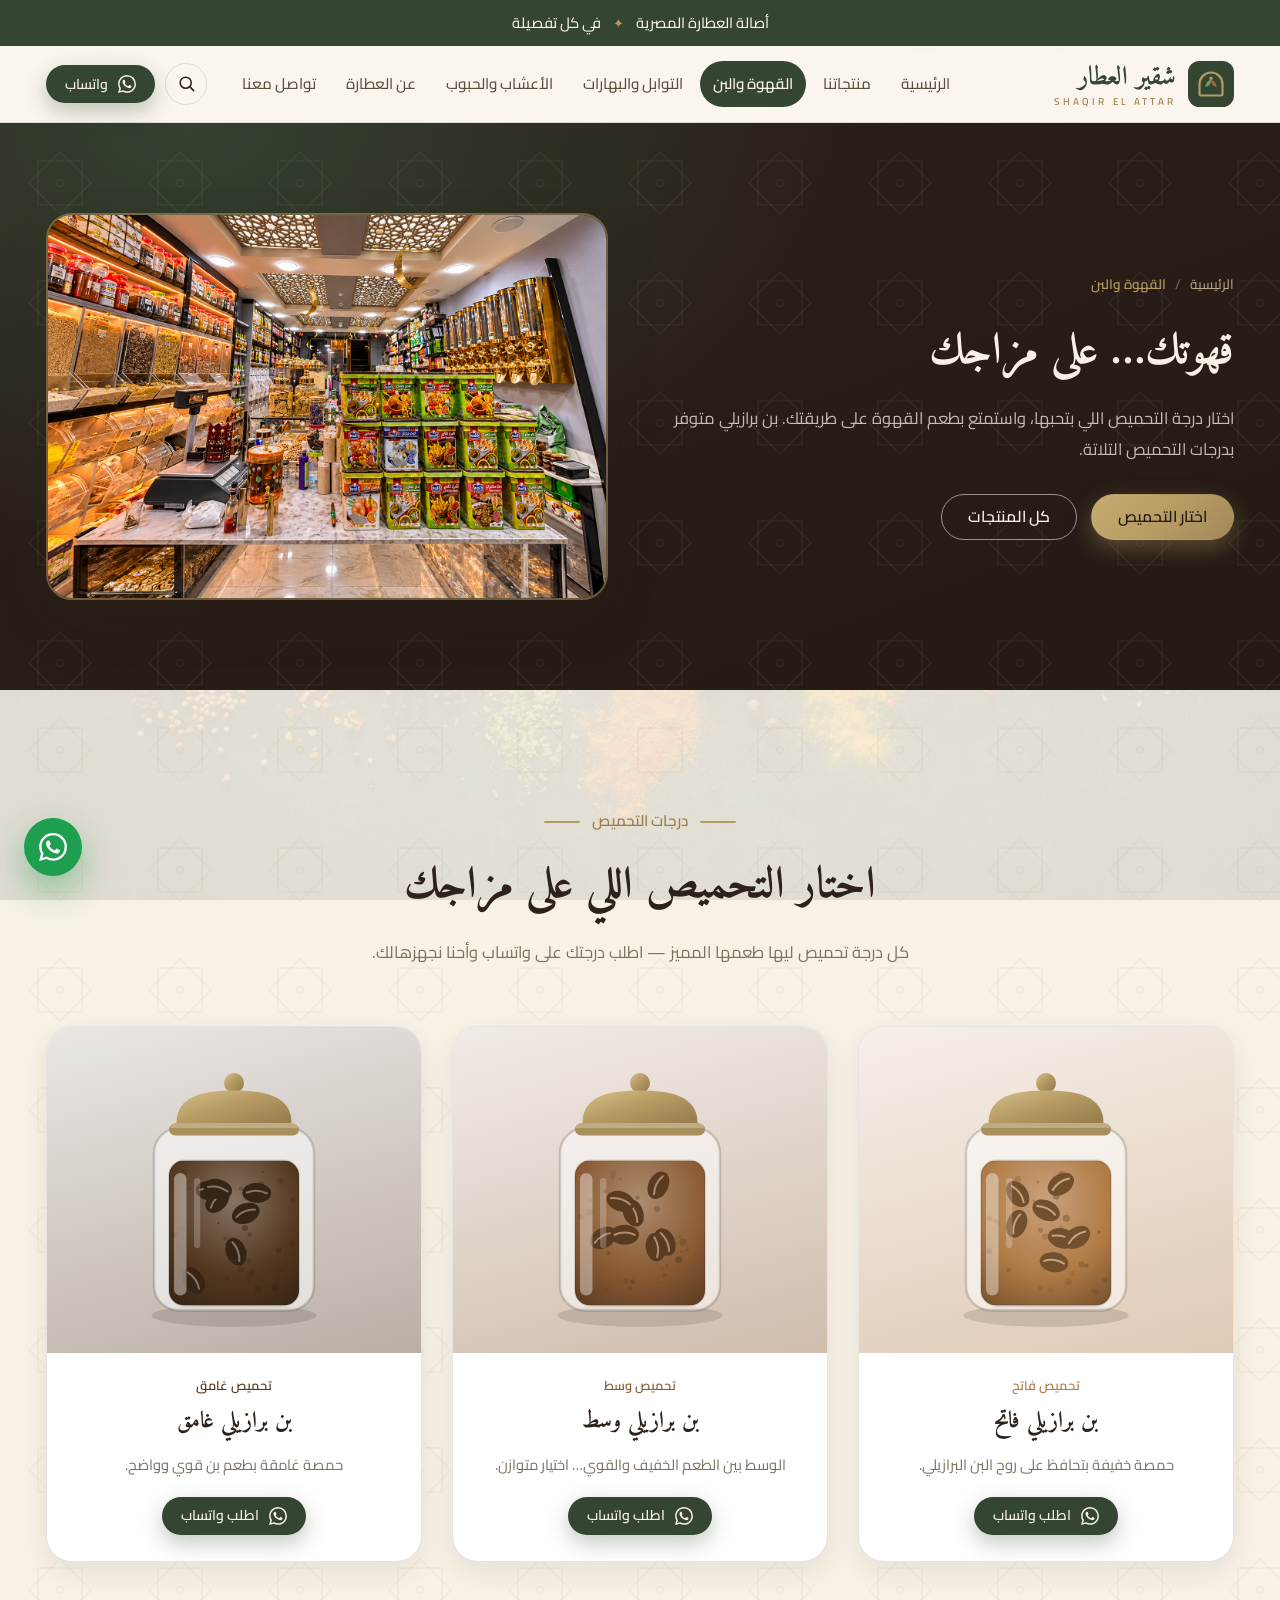
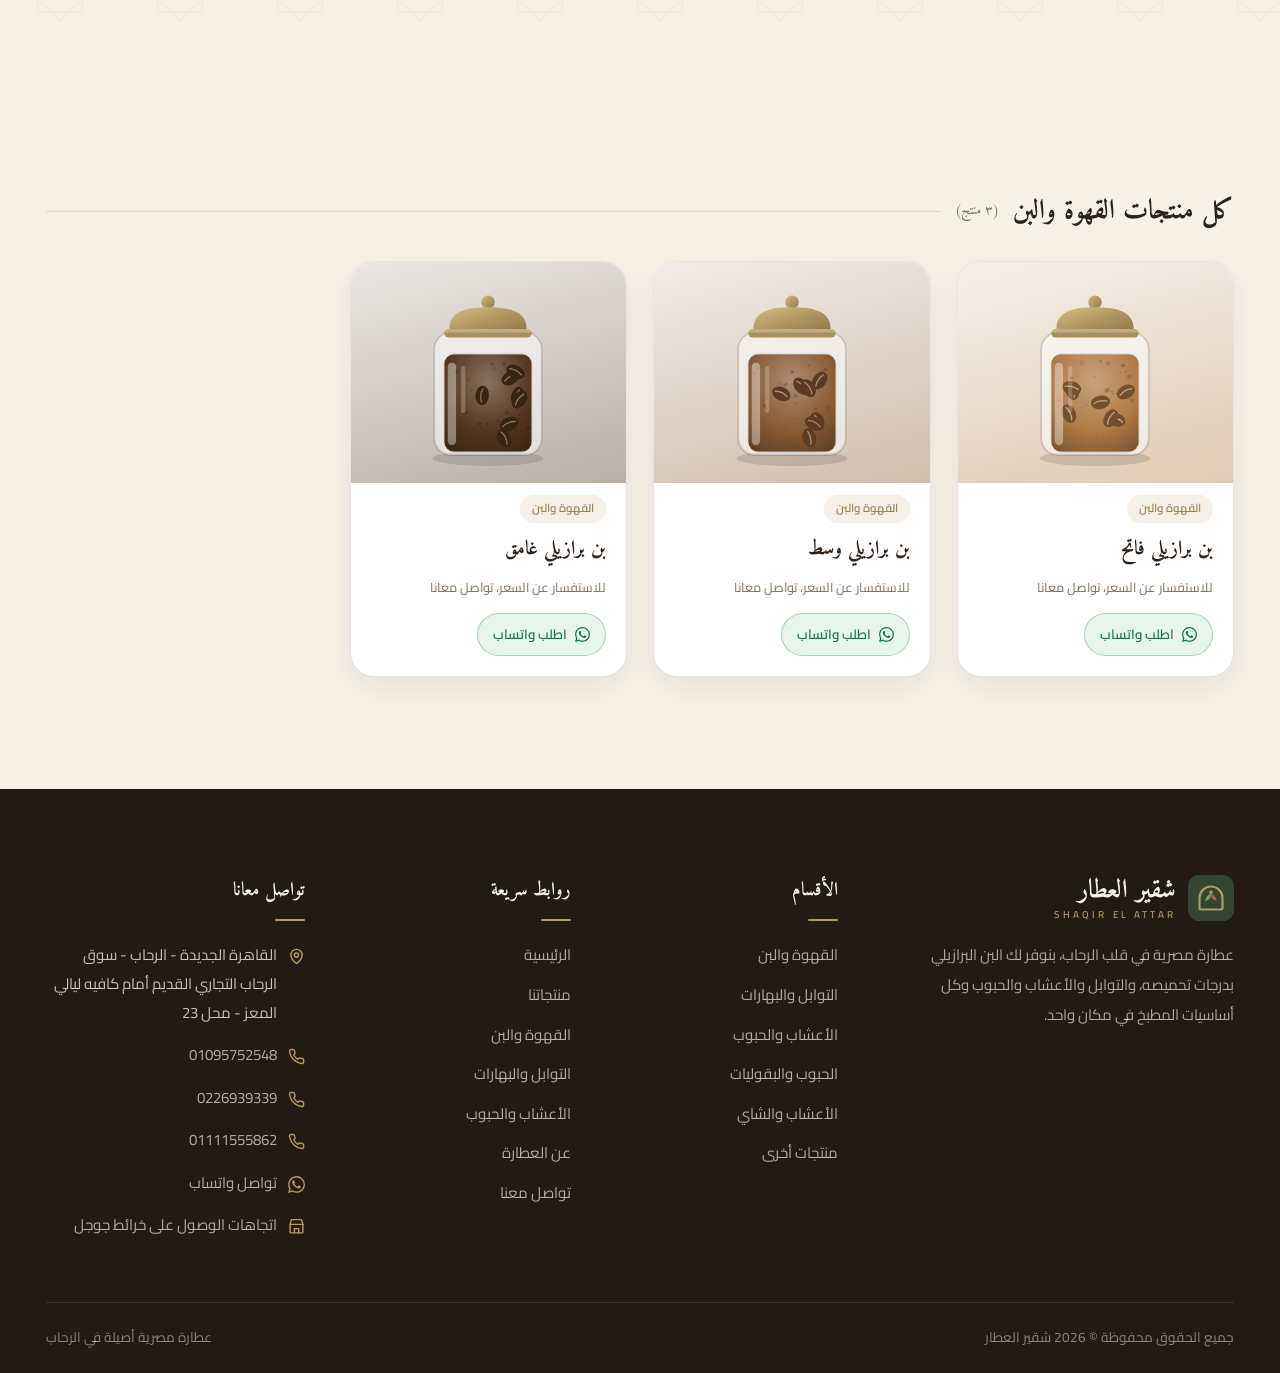
<file: attar/coffee.html>
<!DOCTYPE html>
<html lang="ar" dir="rtl">
<head>
  <meta charset="UTF-8">
  <meta name="viewport" content="width=device-width, initial-scale=1.0">
  <title>القهوة والبن — شقير العطار</title>
  <meta name="description" content="بن برازيلي بدرجات تحميص مختلفة — فاتح، وسط، وغامق. اختار تحميصك واستفسر عن السعر والأوزان من عطارة شقير العطار في الرحاب.">
  <meta name="theme-color" content="#344532">
  <link rel="icon" type="image/svg+xml" href="assets/img/favicon.svg">
  <link rel="preconnect" href="https://fonts.googleapis.com">
  <link rel="preconnect" href="https://fonts.gstatic.com" crossorigin>
  <link href="https://fonts.googleapis.com/css2?family=Amiri:wght@400;700&family=Cairo:wght@300;400;500;600;700;800&display=swap" rel="stylesheet">
  <link rel="stylesheet" href="assets/css/styles.css">
</head>
<body data-page="coffee">

  <div id="app-header"></div>

  <main>

    <section class="page-hero">
      <div class="container split-layout">
        <div>
          <nav class="breadcrumb" aria-label="مسار التنقل">
            <a href="index.html">الرئيسية</a>
            <span class="sep">/</span>
            <span class="current">القهوة والبن</span>
          </nav>
          <h1 class="section-title">قهوتك… على مزاجك</h1>
          <p class="section-sub">اختار درجة التحميص اللي بتحبها، واستمتع بطعم القهوة على طريقتك. بن برازيلي متوفر بدرجات التحميص التلاتة.</p>
          <div class="hero-ctas" style="margin-top:28px">
            <a class="btn btn-brass" href="#roasts">اختار التحميص</a>
            <a class="btn btn-outline-light" href="products.html">كل المنتجات</a>
          </div>
        </div>
        <div class="cat-hero-visual">
          <img src="assets/img/interior-counter.png" alt="من داخل عطارة شقير العطار" loading="lazy" style="object-position:center 30%">
        </div>
      </div>
    </section>

    <section class="section section-pattern-light" id="roasts" aria-labelledby="roastTitle">
      <div class="container">
        <div class="section-head center">
          <span class="kicker">درجات التحميص</span>
          <h2 class="section-title" id="roastTitle">اختار التحميص اللي على مزاجك</h2>
          <p class="section-sub">كل درجة تحميص ليها طعمها المميز — اطلب درجتك على واتساب وأحنا نجهزهالك.</p>
        </div>
        <div class="roast-grid" id="roastGrid"></div>
      </div>
    </section>

    <section class="section section-alt">
      <div class="container">
        <h2 class="subhead">كل منتجات القهوة والبن <span id="count-coffee" style="font-size:0.85rem; color:var(--muted); font-weight:500"></span></h2>
        <div class="product-grid" id="cat-coffee"></div>
      </div>
    </section>

  </main>

  <div id="app-footer"></div>
  <div class="search-overlay" id="searchOverlay"></div>

  <script src="assets/js/config.js"></script>
  <script src="assets/js/products.js"></script>
  <script src="assets/js/main.js"></script>
</body>
</html>
</file>
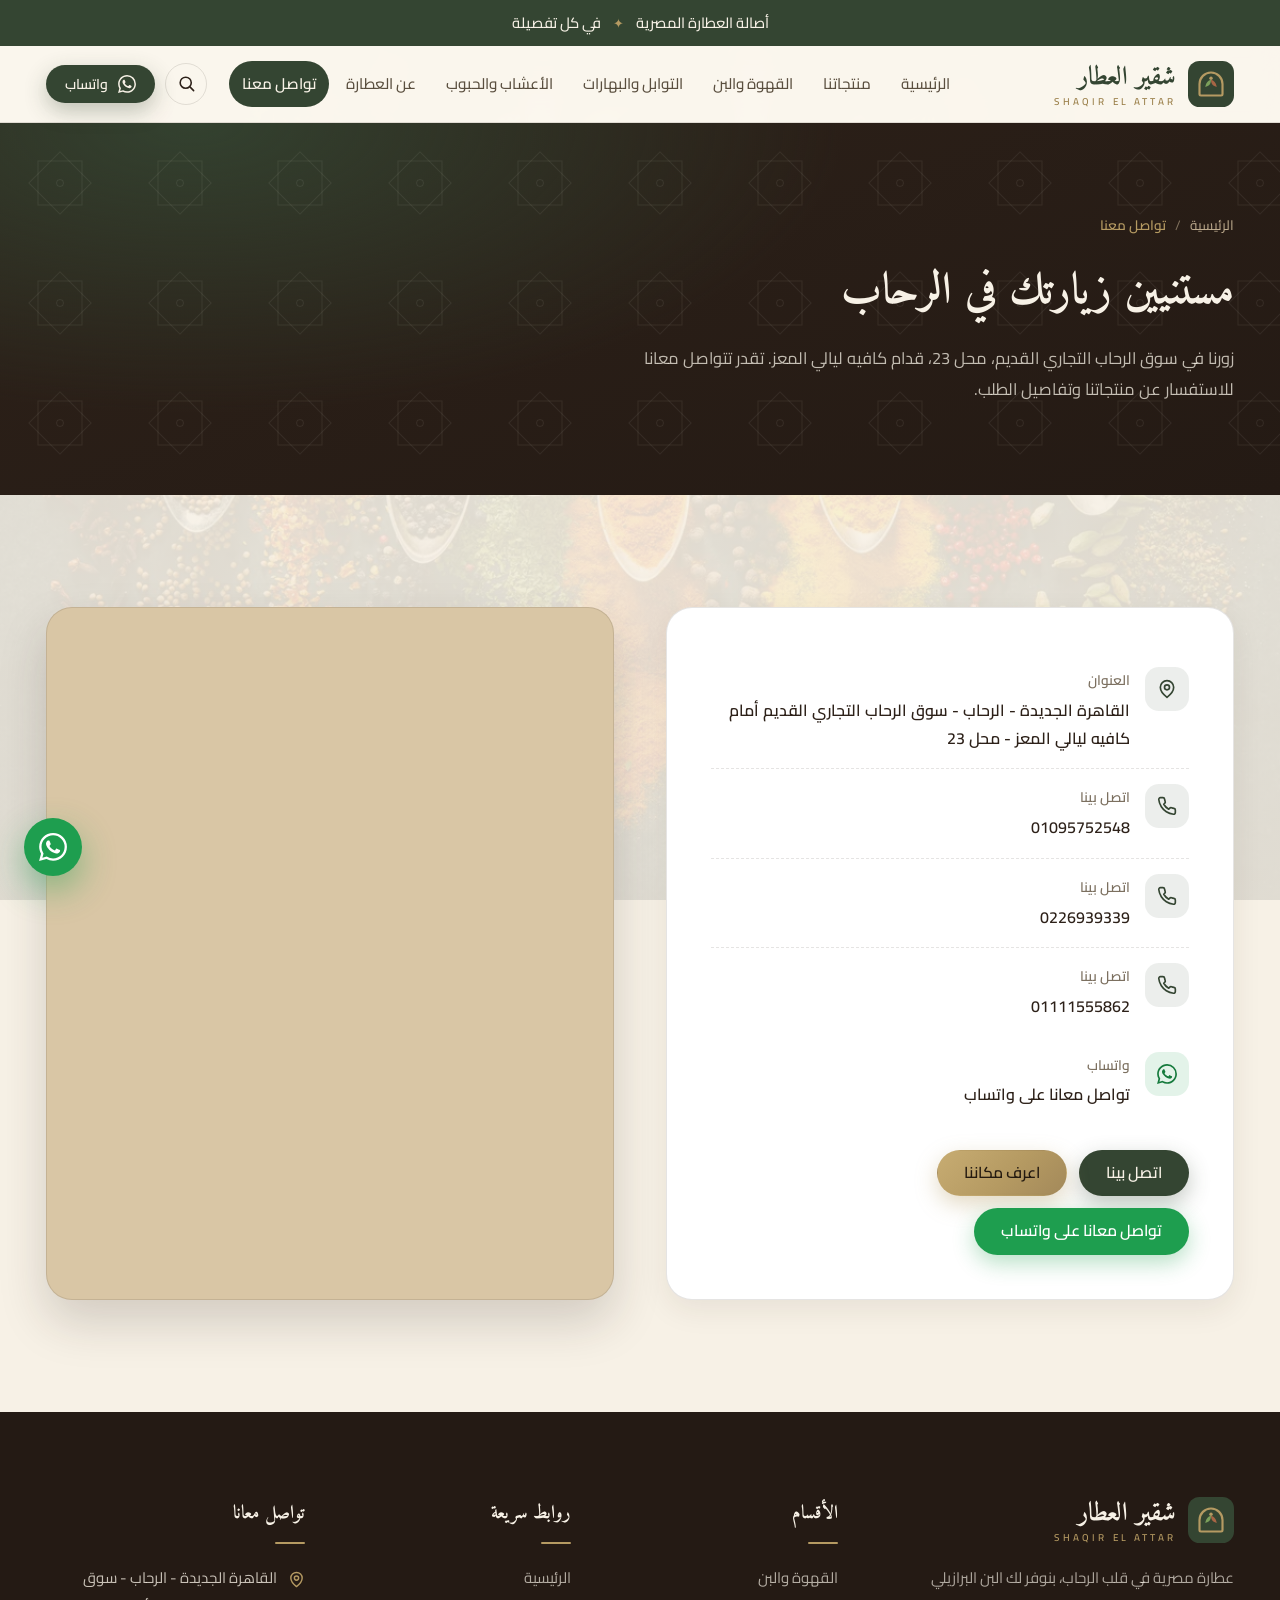
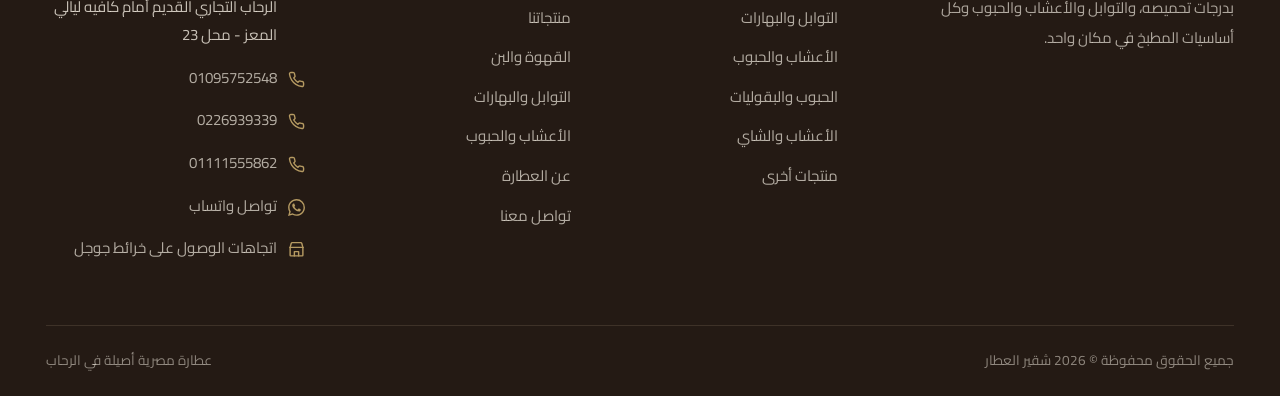
<file: attar/contact.html>
<!DOCTYPE html>
<html lang="ar" dir="rtl">
<head>
  <meta charset="UTF-8">
  <meta name="viewport" content="width=device-width, initial-scale=1.0">
  <title>تواصل معنا — شقير العطار</title>
  <meta name="description" content="تواصل مع عطارة شقير العطار — سوق الرحاب التجاري القديم، محل 23، قدام كافيه ليالي المعز. اتصل بينا أو كلمنا واتساب للاستفسار عن المنتجات والأسعار.">
  <meta name="theme-color" content="#344532">
  <link rel="icon" type="image/svg+xml" href="assets/img/favicon.svg">
  <link rel="preconnect" href="https://fonts.googleapis.com">
  <link rel="preconnect" href="https://fonts.gstatic.com" crossorigin>
  <link href="https://fonts.googleapis.com/css2?family=Amiri:wght@400;700&family=Cairo:wght@300;400;500;600;700;800&display=swap" rel="stylesheet">
  <link rel="stylesheet" href="assets/css/styles.css">
</head>
<body data-page="contact">

  <div id="app-header"></div>

  <main>

    <section class="page-hero">
      <div class="container">
        <nav class="breadcrumb" aria-label="مسار التنقل">
          <a href="index.html">الرئيسية</a>
          <span class="sep">/</span>
          <span class="current">تواصل معنا</span>
        </nav>
        <h1 class="section-title">مستنيين زيارتك في الرحاب</h1>
        <p class="section-sub">زورنا في سوق الرحاب التجاري القديم، محل 23، قدام كافيه ليالي المعز. تقدر تتواصل معانا للاستفسار عن منتجاتنا وتفاصيل الطلب.</p>
      </div>
    </section>

    <section class="section">
      <div class="container location-layout">

        <div class="location-card">
          <div class="contact-row">
            <span class="contact-ic"><svg viewBox="0 0 24 24" fill="none" stroke="currentColor" stroke-width="2" stroke-linecap="round" stroke-linejoin="round"><path d="M20 10c0 6-8 12-8 12s-8-6-8-12a8 8 0 1 1 16 0Z"/><circle cx="12" cy="10" r="3"/></svg></span>
            <div><h4>العنوان</h4><p>القاهرة الجديدة - الرحاب - سوق الرحاب التجاري القديم أمام كافيه ليالي المعز - محل 23</p></div>
          </div>

          <div id="contactPhones"></div>

          <a class="contact-row" target="_blank" rel="noopener" href="https://wa.me/201095752548?text=%D8%A7%D9%84%D8%B3%D9%84%D8%A7%D9%85%20%D8%B9%D9%84%D9%8A%D9%83%D9%85%D8%8C%20%D8%AD%D8%A7%D8%A8%D8%A8%20%D8%A3%D8%B3%D8%AA%D9%81%D8%B3%D8%B1%20%D8%B9%D9%86%20%D9%85%D9%86%D8%AA%D8%AC%D8%A7%D8%AA%20%D8%A7%D9%84%D8%B9%D8%B7%D8%A7%D8%B1%D8%A9%20%D9%88%D8%A7%D9%84%D8%A3%D8%B3%D8%B9%D8%A7%D8%B1%20%D8%A7%D9%84%D9%85%D8%AA%D8%A7%D8%AD%D8%A9.">
            <span class="contact-ic" style="background:rgba(30,158,79,0.12); color:#157A3C"><svg viewBox="0 0 24 24" fill="currentColor"><path d="M17.472 14.382c-.297-.149-1.758-.867-2.03-.967-.273-.099-.471-.148-.67.15-.197.297-.767.966-.94 1.164-.173.199-.347.223-.644.075-.297-.15-1.255-.463-2.39-1.475-.883-.788-1.48-1.761-1.653-2.059-.173-.297-.018-.458.13-.606.134-.133.298-.347.446-.52.149-.174.198-.298.298-.497.099-.198.05-.371-.025-.52-.075-.149-.669-1.612-.916-2.207-.242-.579-.487-.5-.669-.51-.173-.008-.371-.01-.57-.01-.198 0-.52.074-.792.372-.272.297-1.04 1.016-1.04 2.479 0 1.462 1.065 2.875 1.213 3.074.149.198 2.096 3.2 5.077 4.487.709.306 1.262.489 1.694.625.712.227 1.36.195 1.871.118.571-.085 1.758-.719 2.006-1.413.248-.694.248-1.289.173-1.413-.074-.124-.272-.198-.57-.347m-5.421 7.403h-.004a9.87 9.87 0 01-5.031-1.378l-.361-.214-3.741.982.998-3.648-.235-.374a9.86 9.86 0 01-1.51-5.26c.001-5.45 4.436-9.884 9.888-9.884 2.64 0 5.122 1.03 6.988 2.898a9.825 9.825 0 012.893 6.994c-.003 5.45-4.437 9.884-9.885 9.884m8.413-18.297A11.815 11.815 0 0012.05 0C5.495 0 .16 5.335.157 11.892c0 2.096.547 4.142 1.588 5.945L.057 24l6.305-1.654a11.882 11.882 0 005.683 1.448h.005c6.554 0 11.89-5.335 11.893-11.893a11.821 11.821 0 00-3.48-8.413Z"/></svg></span>
            <div><h4>واتساب</h4><p>تواصل معانا على واتساب</p></div>
          </a>

          <div class="location-ctas">
            <a class="btn btn-olive" href="tel:+201095752548">اتصل بينا</a>
            <a class="btn btn-brass" target="_blank" rel="noopener" href="https://www.google.com/maps/search/?api=1&query=Shop+23%2C+Old+Rehab+Commercial+Market%2C+Layali+El+Moez+Cafe%2C+Rehab%2C+New+Cairo%2C+Egypt">اعرف مكاننا</a>
            <a class="btn btn-wa" target="_blank" rel="noopener" href="https://wa.me/201095752548?text=%D8%A7%D9%84%D8%B3%D9%84%D8%A7%D9%85%20%D8%B9%D9%84%D9%8A%D9%83%D9%85%D8%8C%20%D8%AD%D8%A7%D8%A8%D8%A8%20%D8%A3%D8%B3%D8%AA%D9%81%D8%B3%D8%B1%20%D8%B9%D9%86%20%D9%85%D9%86%D8%AA%D8%AC%D8%A7%D8%AA%20%D8%A7%D9%84%D8%B9%D8%B7%D8%A7%D8%B1%D8%A9%20%D9%88%D8%A7%D9%84%D8%A3%D8%B3%D8%B9%D8%A7%D8%B1%20%D8%A7%D9%84%D9%85%D8%AA%D8%A7%D8%AD%D8%A9.">تواصل معانا على واتساب</a>
          </div>
        </div>

        <div class="map-frame">
          <iframe id="contactMap" title="موقع العطارة على خرائط جوجل" loading="lazy" allowfullscreen referrerpolicy="no-referrer-when-downgrade"></iframe>
        </div>

      </div>
    </section>

  </main>

  <div id="app-footer"></div>
  <div class="search-overlay" id="searchOverlay"></div>

  <script src="assets/js/config.js"></script>
  <script src="assets/js/products.js"></script>
  <script src="assets/js/main.js"></script>
</body>
</html>
</file>
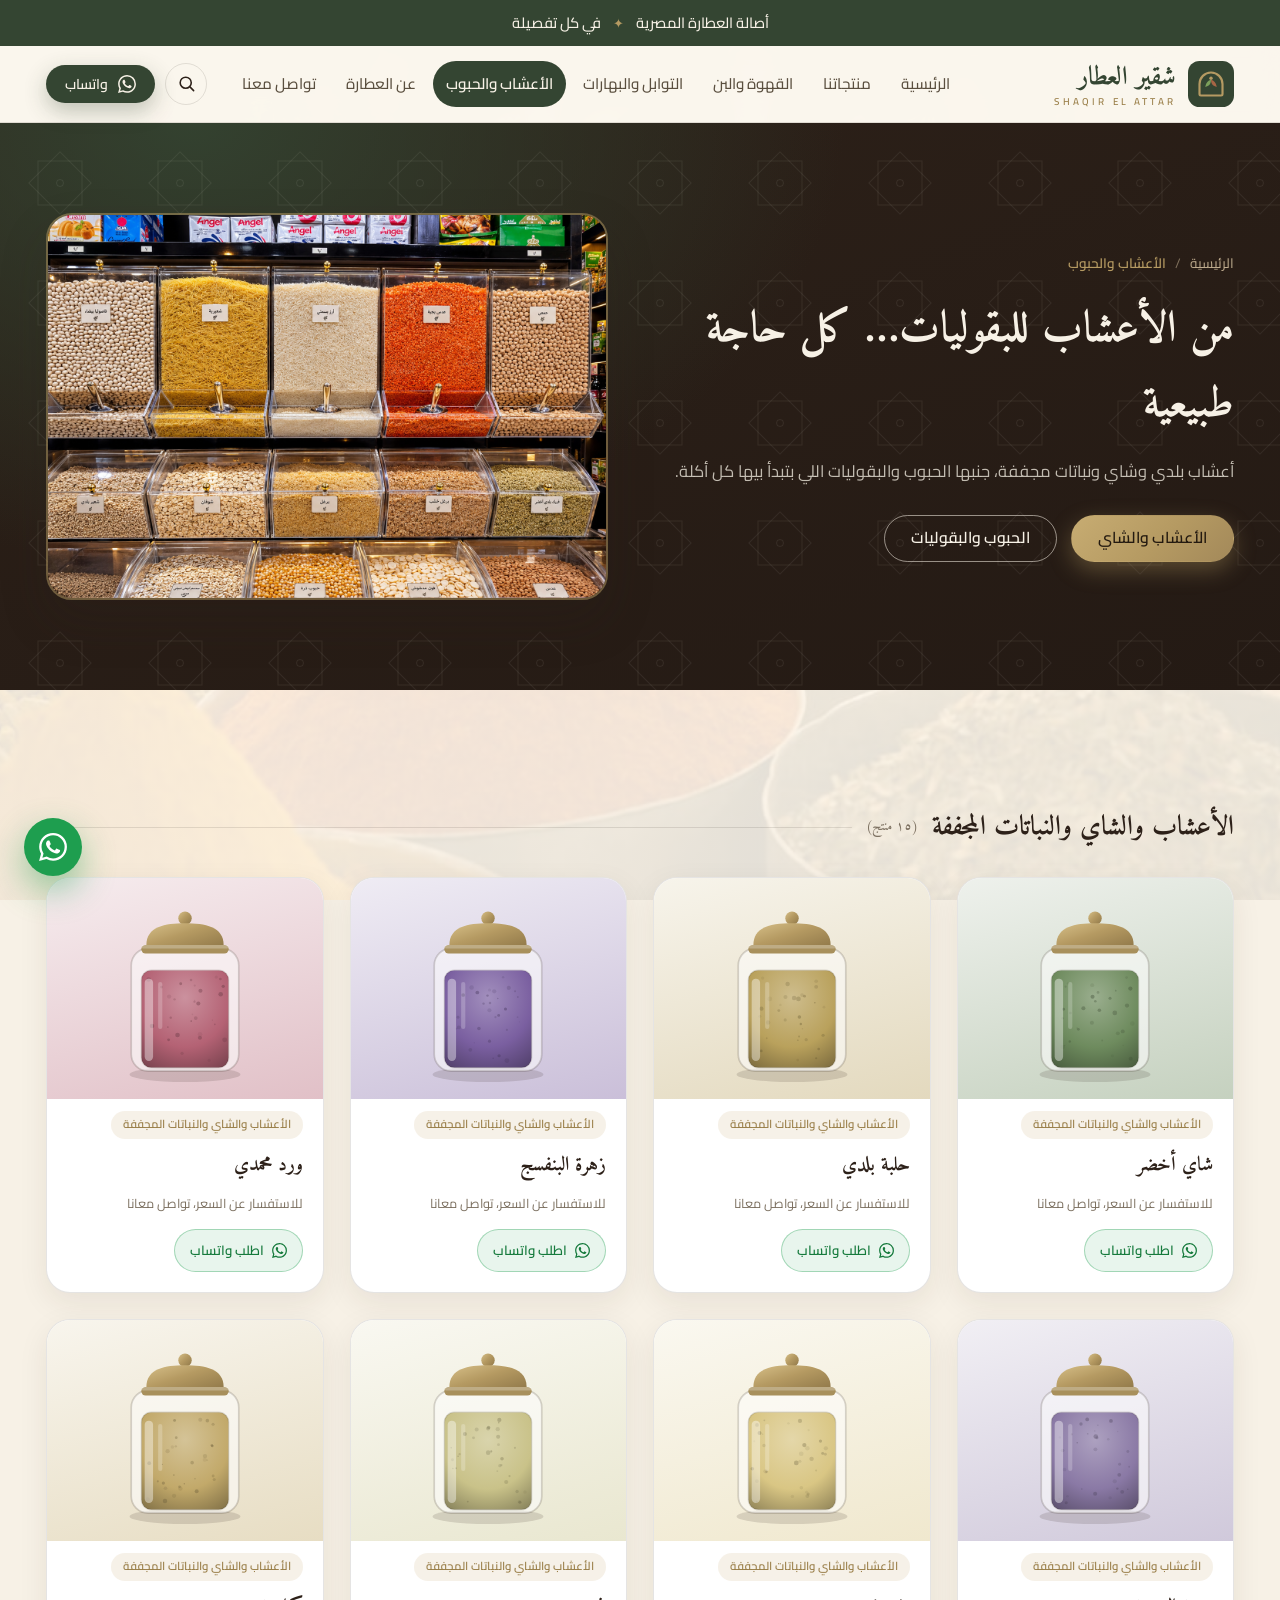
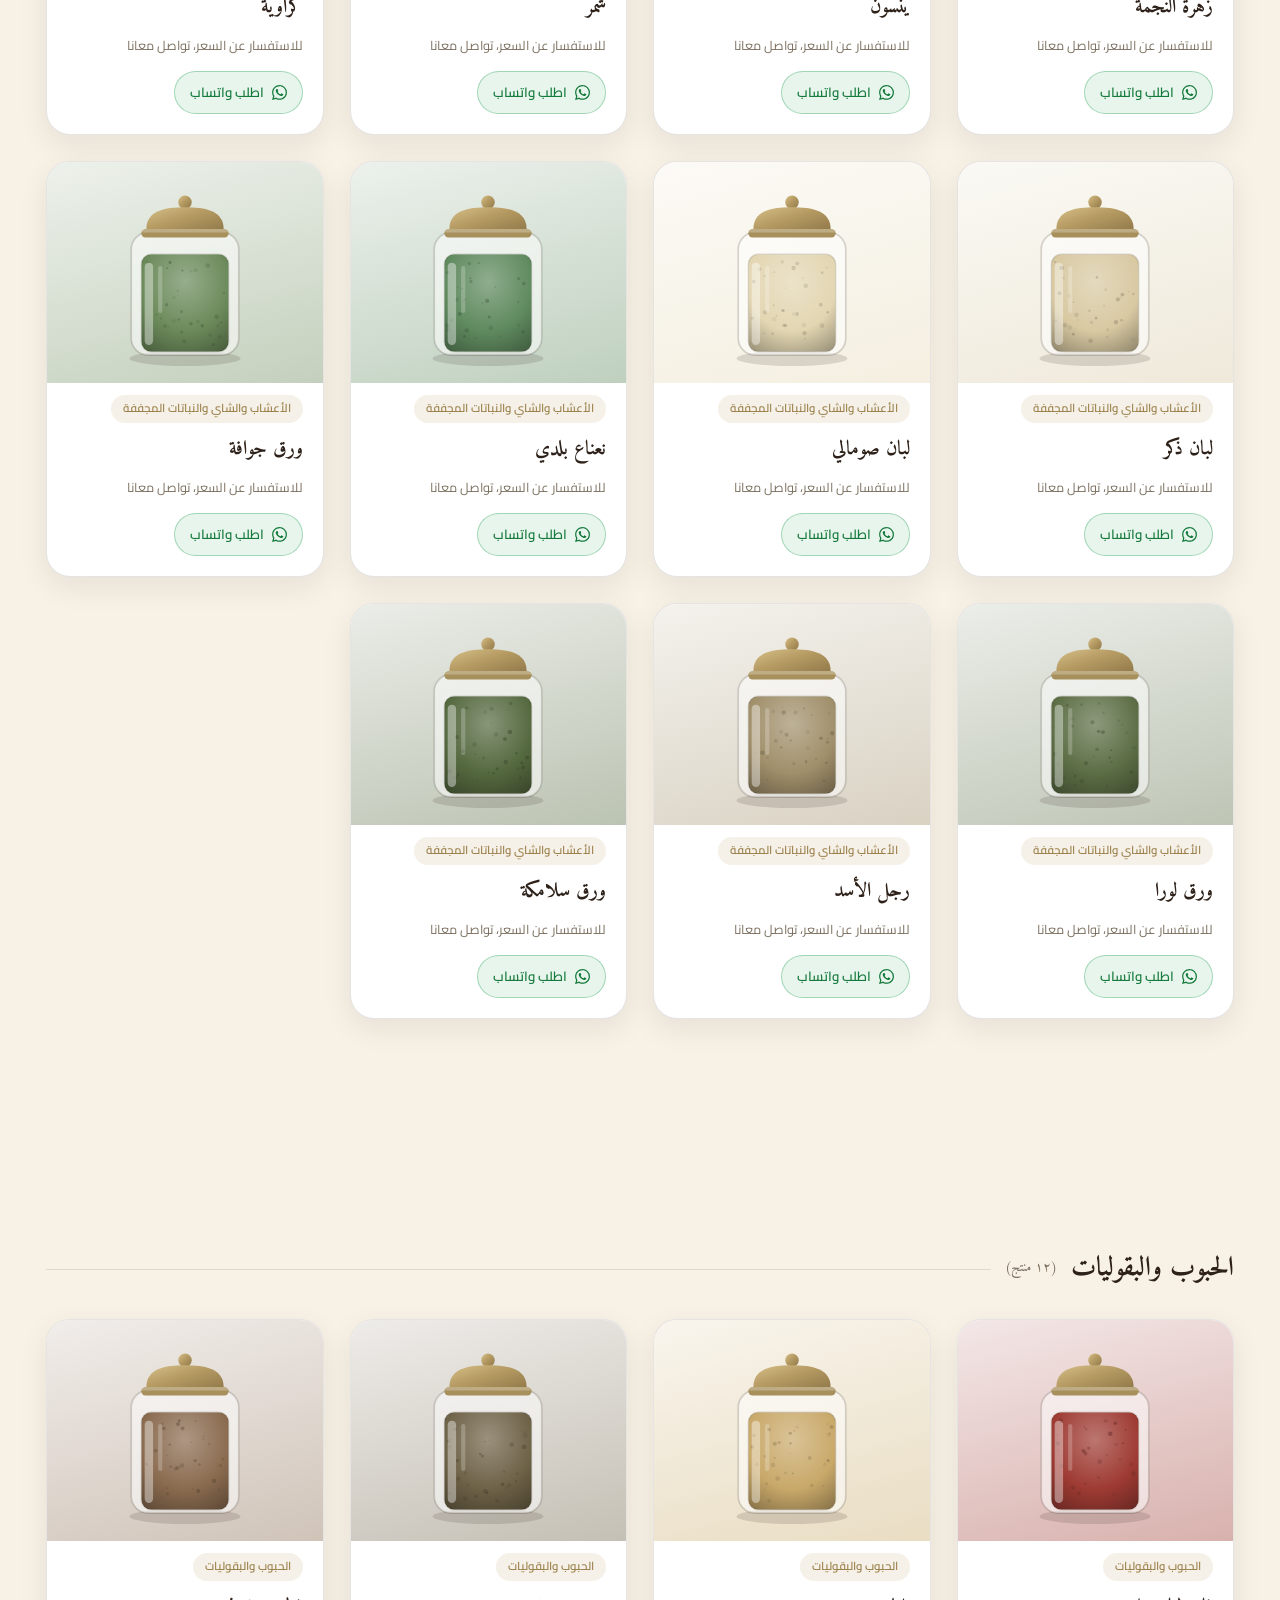
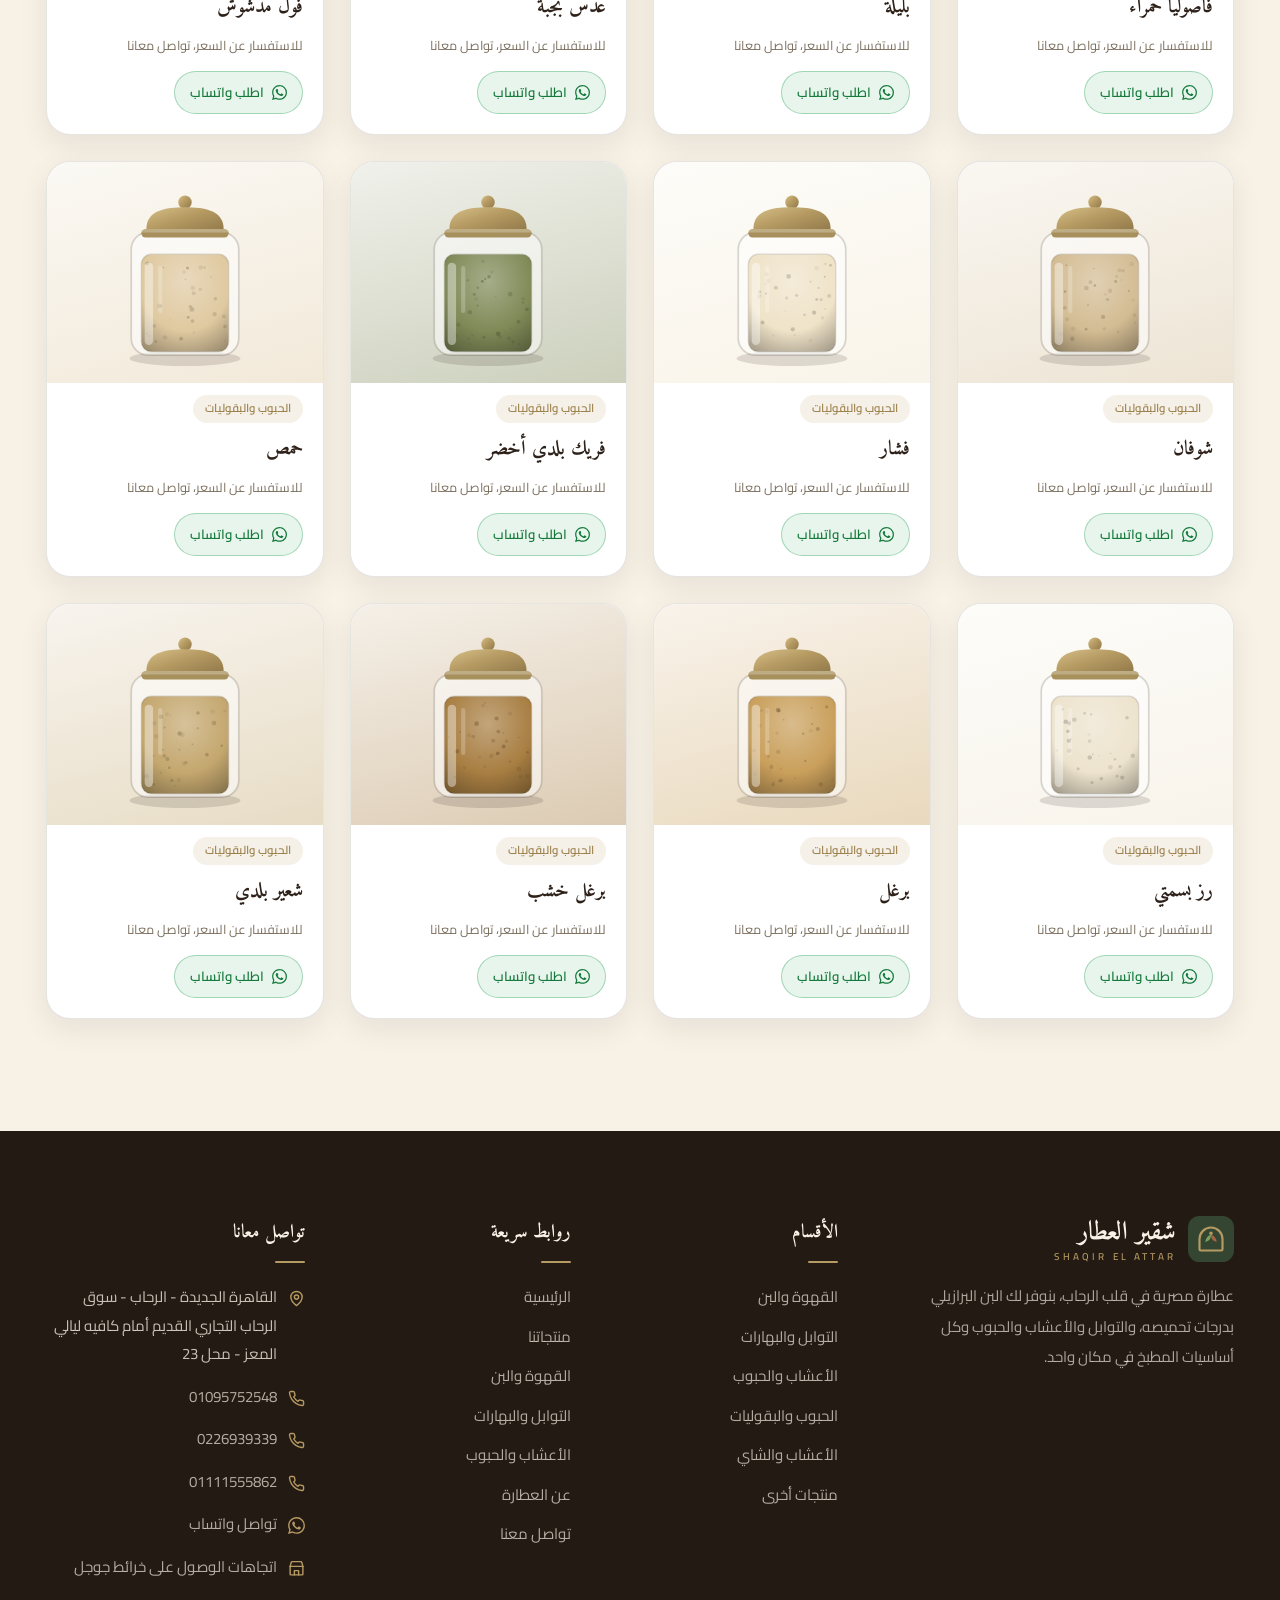
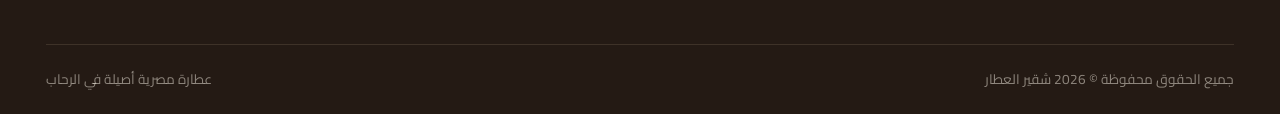
<file: attar/herbs.html>
<!DOCTYPE html>
<html lang="ar" dir="rtl">
<head>
  <meta charset="UTF-8">
  <meta name="viewport" content="width=device-width, initial-scale=1.0">
  <title>الأعشاب والحبوب — شقير العطار</title>
  <meta name="description" content="أعشاب طبيعية وشاي ونباتات مجففة، مع الحبوب والبقوليات — ينسون، كراوية، ورد محمدي، عدس، حمص، برغل وغيرهم. من عطارة شقير العطار في الرحاب.">
  <meta name="theme-color" content="#344532">
  <link rel="icon" type="image/svg+xml" href="assets/img/favicon.svg">
  <link rel="preconnect" href="https://fonts.googleapis.com">
  <link rel="preconnect" href="https://fonts.gstatic.com" crossorigin>
  <link href="https://fonts.googleapis.com/css2?family=Amiri:wght@400;700&family=Cairo:wght@300;400;500;600;700;800&display=swap" rel="stylesheet">
  <link rel="stylesheet" href="assets/css/styles.css">
</head>
<body data-page="herbs">

  <div id="app-header"></div>

  <main>

    <section class="page-hero">
      <div class="container split-layout">
        <div>
          <nav class="breadcrumb" aria-label="مسار التنقل">
            <a href="index.html">الرئيسية</a>
            <span class="sep">/</span>
            <span class="current">الأعشاب والحبوب</span>
          </nav>
          <h1 class="section-title">من الأعشاب للبقوليات… كل حاجة طبيعية</h1>
          <p class="section-sub">أعشاب بلدي وشاي ونباتات مجففة، جنبها الحبوب والبقوليات اللي بتبدأ بيها كل أكلة.</p>
          <div class="hero-ctas" style="margin-top:28px">
            <a class="btn btn-brass" href="#herbs">الأعشاب والشاي</a>
            <a class="btn btn-outline-light" href="#grains">الحبوب والبقوليات</a>
          </div>
        </div>
        <div class="cat-hero-visual">
          <img src="assets/img/bins-grains.png" alt="صناديق العطارة الشفافة المعنونة بالحبوب والبقوليات" loading="lazy">
        </div>
      </div>
    </section>

    <section class="section section-alt" id="herbs">
      <div class="container">
        <h2 class="subhead">الأعشاب والشاي والنباتات المجففة <span id="count-herbs" style="font-size:0.85rem; color:var(--muted); font-weight:500"></span></h2>
        <div class="product-grid" id="cat-herbs"></div>
      </div>
    </section>

    <section class="section" id="grains">
      <div class="container">
        <h2 class="subhead">الحبوب والبقوليات <span id="count-grains" style="font-size:0.85rem; color:var(--muted); font-weight:500"></span></h2>
        <div class="product-grid" id="cat-grains"></div>
      </div>
    </section>

  </main>

  <div id="app-footer"></div>
  <div class="search-overlay" id="searchOverlay"></div>

  <script src="assets/js/config.js"></script>
  <script src="assets/js/products.js"></script>
  <script src="assets/js/main.js"></script>
</body>
</html>
</file>
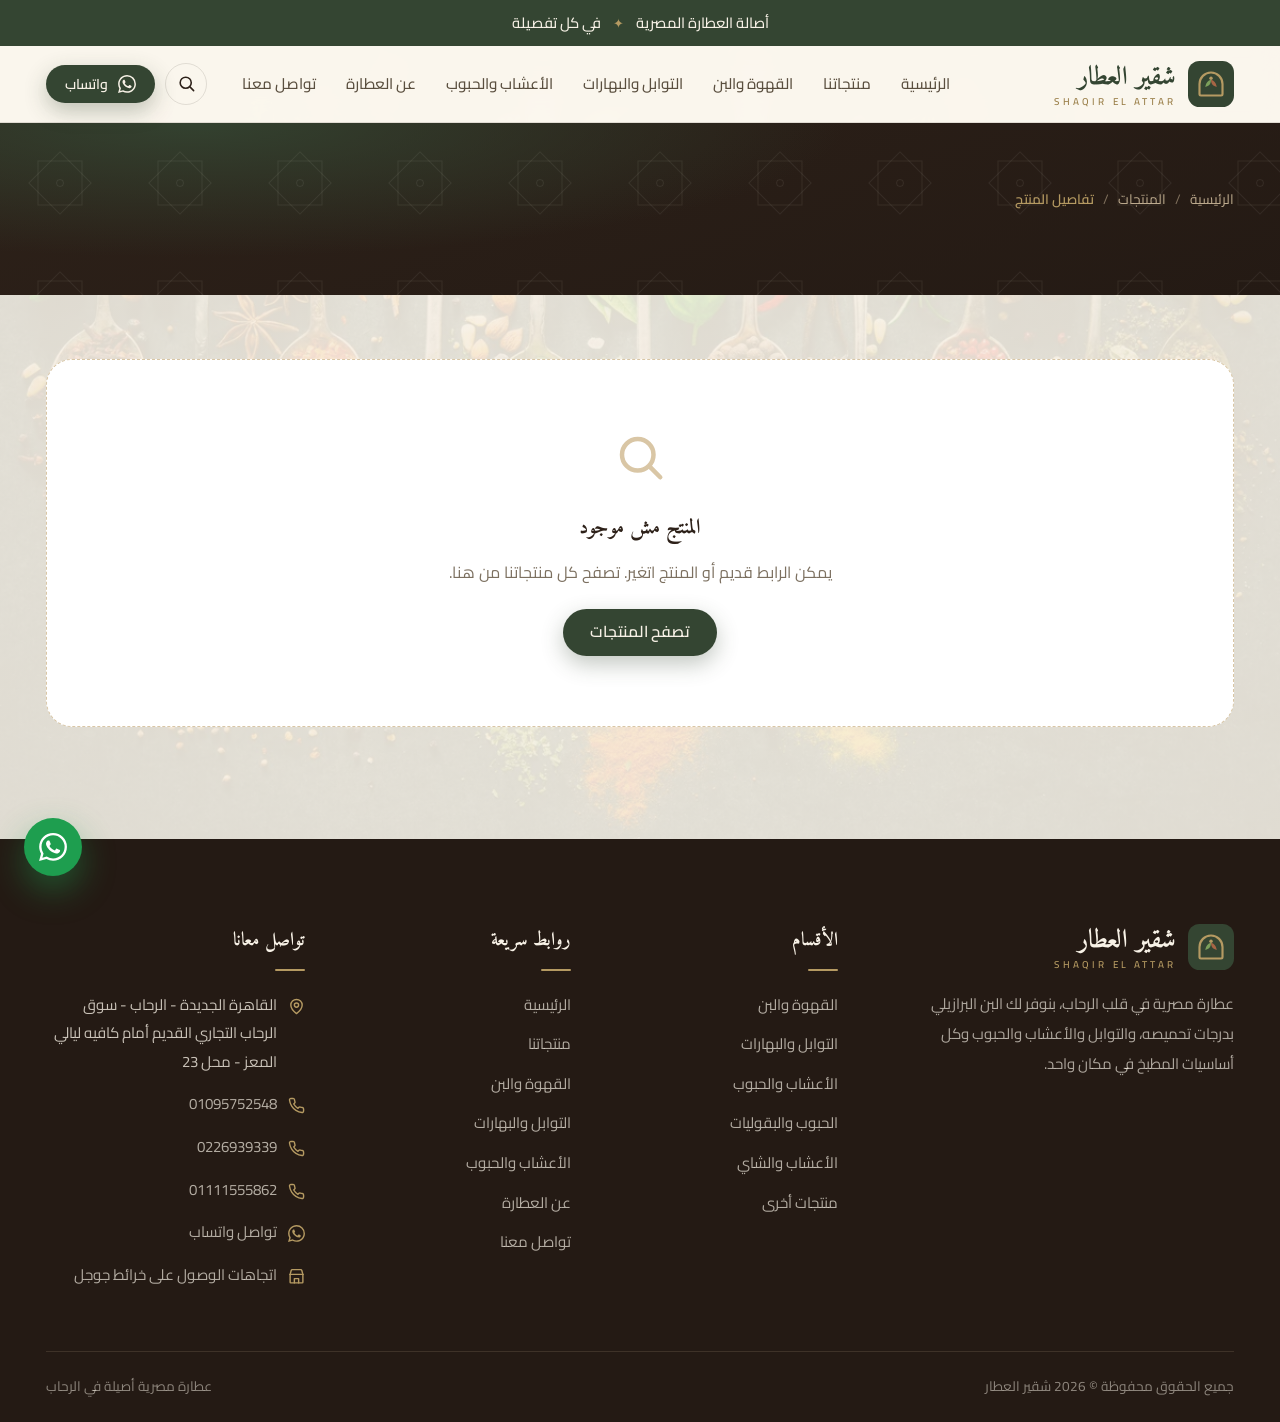
<file: attar/product.html>
<!DOCTYPE html>
<html lang="ar" dir="rtl">
<head>
  <meta charset="UTF-8">
  <meta name="viewport" content="width=device-width, initial-scale=1.0">
  <title>تفاصيل المنتج — شقير العطار</title>
  <meta name="description" content="تفاصيل المنتج في عطارة شقير العطار — استفسر عن السعر والأوزان المتاحة واطلب على واتساب.">
  <meta name="theme-color" content="#344532">
  <link rel="icon" type="image/svg+xml" href="assets/img/favicon.svg">
  <link rel="preconnect" href="https://fonts.googleapis.com">
  <link rel="preconnect" href="https://fonts.gstatic.com" crossorigin>
  <link href="https://fonts.googleapis.com/css2?family=Amiri:wght@400;700&family=Cairo:wght@300;400;500;600;700;800&display=swap" rel="stylesheet">
  <link rel="stylesheet" href="assets/css/styles.css">
</head>
<body data-page="product">

  <div id="app-header"></div>

  <main>

    <section class="page-hero" style="padding-block: clamp(40px, 5vw, 64px)">
      <div class="container">
        <nav class="breadcrumb" aria-label="مسار التنقل">
          <a href="index.html">الرئيسية</a>
          <span class="sep">/</span>
          <a href="products.html">المنتجات</a>
          <span class="sep">/</span>
          <span class="current" id="crumbName">تفاصيل المنتج</span>
        </nav>
      </div>
    </section>

    <section class="section" style="padding-top: clamp(36px, 5vw, 64px)">
      <div class="container">
        <div class="detail-layout" id="productDetail"></div>
      </div>
    </section>

    <section class="section section-alt" id="relatedWrap" style="display:none" aria-labelledby="relTitle">
      <div class="container">
        <div class="section-head">
          <span class="kicker">من نفس القسم</span>
          <h2 class="section-title" id="relTitle">منتجات مشابهة</h2>
        </div>
        <div class="product-grid" id="relatedGrid"></div>
      </div>
    </section>

  </main>

  <div id="app-footer"></div>
  <div class="search-overlay" id="searchOverlay"></div>

  <script src="assets/js/config.js"></script>
  <script src="assets/js/products.js"></script>
  <script src="assets/js/main.js"></script>
</body>
</html>
</file>
<file: assets/css/styles.css>
/* ============================================================
   عطارة تامر العطار — Design System
   Premium Egyptian Attar × Modern Arabic Editorial
   ============================================================ */

:root {
  --olive: #344532;
  --olive-deep: #2A3828;
  --espresso: #2D2119;
  --espresso-deep: #241A14;
  --ivory: #F7F1E6;
  --ivory-soft: color-mix(in srgb, var(--ivory) 65%, #fff);
  --sand: #D9C6A5;
  --brass: #B59A62;
  --brass-deep: #9A7F49;
  --terra: #A76545;
  --ink: #2D2119;
  --muted: #7C7060;
  --line: rgba(45, 33, 25, 0.12);
  --wa-green: #1E9E4F;

  --font-body: "Cairo", "Segoe UI", Tahoma, sans-serif;
  --font-head: "Amiri", "Cairo", Georgia, serif;
  --font-display: "Amiri", "Cairo", serif;

  --radius: 18px;
  --radius-lg: 26px;
  --shadow-soft: 0 10px 30px rgba(45, 33, 25, 0.08);
  --shadow-lift: 0 22px 48px rgba(45, 33, 25, 0.18);

  --pattern-star: url("data:image/svg+xml,%3Csvg xmlns='http://www.w3.org/2000/svg' width='120' height='120' viewBox='0 0 120 120'%3E%3Cg fill='none' stroke='%23B59A62' stroke-opacity='0.12'%3E%3Crect x='38' y='38' width='44' height='44'/%3E%3Crect x='38' y='38' width='44' height='44' transform='rotate(45 60 60)'/%3E%3Ccircle cx='60' cy='60' r='3.5'/%3E%3C/g%3E%3C/svg%3E");
  --pattern-star-dark: url("data:image/svg+xml,%3Csvg xmlns='http://www.w3.org/2000/svg' width='120' height='120' viewBox='0 0 120 120'%3E%3Cg fill='none' stroke='%23F7F1E6' stroke-opacity='0.07'%3E%3Crect x='38' y='38' width='44' height='44'/%3E%3Crect x='38' y='38' width='44' height='44' transform='rotate(45 60 60)'/%3E%3Ccircle cx='60' cy='60' r='3.5'/%3E%3C/g%3E%3C/svg%3E");
  --pattern-octagon: url("data:image/svg+xml,%3Csvg xmlns='http://www.w3.org/2000/svg' width='96' height='96' viewBox='0 0 96 96'%3E%3Cg fill='none' stroke='%23B59A62' stroke-opacity='0.11'%3E%3Cpath d='M28 8 H68 L88 28 V68 L68 88 H28 L8 68 V28 Z'/%3E%3Crect x='36' y='36' width='24' height='24' transform='rotate(45 48 48)'/%3E%3Ccircle cx='48' cy='48' r='2.5'/%3E%3C/g%3E%3C/svg%3E");
  --pattern-octagon-dark: url("data:image/svg+xml,%3Csvg xmlns='http://www.w3.org/2000/svg' width='96' height='96' viewBox='0 0 96 96'%3E%3Cg fill='none' stroke='%23F7F1E6' stroke-opacity='0.06'%3E%3Cpath d='M28 8 H68 L88 28 V68 L68 88 H28 L8 68 V28 Z'/%3E%3Crect x='36' y='36' width='24' height='24' transform='rotate(45 48 48)'/%3E%3Ccircle cx='48' cy='48' r='2.5'/%3E%3C/g%3E%3C/svg%3E");
  --pattern-zellige: url("data:image/svg+xml,%3Csvg xmlns='http://www.w3.org/2000/svg' width='120' height='120' viewBox='0 0 120 120'%3E%3Cg fill='none' stroke='%23B59A62' stroke-opacity='0.1'%3E%3Crect x='30' y='30' width='60' height='60'/%3E%3Crect x='30' y='30' width='60' height='60' transform='rotate(45 60 60)'/%3E%3Crect x='-30' y='-30' width='60' height='60'/%3E%3Crect x='-30' y='-30' width='60' height='60' transform='rotate(45 0 0)'/%3E%3Crect x='90' y='-30' width='60' height='60'/%3E%3Crect x='90' y='-30' width='60' height='60' transform='rotate(45 120 0)'/%3E%3Crect x='-30' y='90' width='60' height='60'/%3E%3Crect x='-30' y='90' width='60' height='60' transform='rotate(45 0 120)'/%3E%3Crect x='90' y='90' width='60' height='60'/%3E%3Crect x='90' y='90' width='60' height='60' transform='rotate(45 120 120)'/%3E%3C/g%3E%3C/svg%3E");
  --pattern-zellige-dark: url("data:image/svg+xml,%3Csvg xmlns='http://www.w3.org/2000/svg' width='120' height='120' viewBox='0 0 120 120'%3E%3Cg fill='none' stroke='%23F7F1E6' stroke-opacity='0.06'%3E%3Crect x='30' y='30' width='60' height='60'/%3E%3Crect x='30' y='30' width='60' height='60' transform='rotate(45 60 60)'/%3E%3Crect x='-30' y='-30' width='60' height='60'/%3E%3Crect x='-30' y='-30' width='60' height='60' transform='rotate(45 0 0)'/%3E%3Crect x='90' y='-30' width='60' height='60'/%3E%3Crect x='90' y='-30' width='60' height='60' transform='rotate(45 120 0)'/%3E%3Crect x='-30' y='90' width='60' height='60'/%3E%3Crect x='-30' y='90' width='60' height='60' transform='rotate(45 0 120)'/%3E%3Crect x='90' y='90' width='60' height='60'/%3E%3Crect x='90' y='90' width='60' height='60' transform='rotate(45 120 120)'/%3E%3C/g%3E%3C/svg%3E");
  --pattern-diamond: url("data:image/svg+xml,%3Csvg xmlns='http://www.w3.org/2000/svg' width='64' height='64' viewBox='0 0 64 64'%3E%3Cg fill='none' stroke='%23B59A62' stroke-opacity='0.11'%3E%3Crect x='20' y='20' width='24' height='24' transform='rotate(45 32 32)'/%3E%3Cpath d='M32 0 L64 32 L32 64 L0 32 Z'/%3E%3C/g%3E%3C/svg%3E");
  --pattern-diamond-dark: url("data:image/svg+xml,%3Csvg xmlns='http://www.w3.org/2000/svg' width='64' height='64' viewBox='0 0 64 64'%3E%3Cg fill='none' stroke='%23F7F1E6' stroke-opacity='0.06'%3E%3Crect x='20' y='20' width='24' height='24' transform='rotate(45 32 32)'/%3E%3Cpath d='M32 0 L64 32 L32 64 L0 32 Z'/%3E%3C/g%3E%3C/svg%3E");
  --pattern-hex: url("data:image/svg+xml,%3Csvg xmlns='http://www.w3.org/2000/svg' width='72' height='64' viewBox='0 0 72 64'%3E%3Cg fill='none' stroke='%23B59A62' stroke-opacity='0.1'%3E%3Cpath d='M36 3 L65 19 V45 L36 61 L7 45 V19 Z'/%3E%3Cpath d='M36 18 L49 26 V40 L36 48 L23 40 V26 Z'/%3E%3C/g%3E%3C/svg%3E");
  --pattern-hex-dark: url("data:image/svg+xml,%3Csvg xmlns='http://www.w3.org/2000/svg' width='72' height='64' viewBox='0 0 72 64'%3E%3Cg fill='none' stroke='%23F7F1E6' stroke-opacity='0.06'%3E%3Cpath d='M36 3 L65 19 V45 L36 61 L7 45 V19 Z'/%3E%3Cpath d='M36 18 L49 26 V40 L36 48 L23 40 V26 Z'/%3E%3C/g%3E%3C/svg%3E");
  --pattern-dots: url("data:image/svg+xml,%3Csvg xmlns='http://www.w3.org/2000/svg' width='44' height='44' viewBox='0 0 44 44'%3E%3Cg fill='%23B59A62' fill-opacity='0.14'%3E%3Ccircle cx='11' cy='11' r='2.2'/%3E%3Ccircle cx='33' cy='33' r='2.2'/%3E%3C/g%3E%3C/svg%3E");
  --pattern-dots-dark: url("data:image/svg+xml,%3Csvg xmlns='http://www.w3.org/2000/svg' width='44' height='44' viewBox='0 0 44 44'%3E%3Cg fill='%23F7F1E6' fill-opacity='0.08'%3E%3Ccircle cx='11' cy='11' r='2.2'/%3E%3Ccircle cx='33' cy='33' r='2.2'/%3E%3C/g%3E%3C/svg%3E");
  --pattern-diag: url("data:image/svg+xml,%3Csvg xmlns='http://www.w3.org/2000/svg' width='24' height='24' viewBox='0 0 24 24'%3E%3Cg fill='none' stroke='%23B59A62' stroke-opacity='0.1' stroke-width='1.4'%3E%3Cpath d='M0 24 L24 0'/%3E%3Cpath d='M-6 6 L6 -6'/%3E%3Cpath d='M18 30 L30 18'/%3E%3C/g%3E%3C/svg%3E");
  --pattern-diag-dark: url("data:image/svg+xml,%3Csvg xmlns='http://www.w3.org/2000/svg' width='24' height='24' viewBox='0 0 24 24'%3E%3Cg fill='none' stroke='%23F7F1E6' stroke-opacity='0.06' stroke-width='1.4'%3E%3Cpath d='M0 24 L24 0'/%3E%3Cpath d='M-6 6 L6 -6'/%3E%3Cpath d='M18 30 L30 18'/%3E%3C/g%3E%3C/svg%3E");
  --pattern-circles: url("data:image/svg+xml,%3Csvg xmlns='http://www.w3.org/2000/svg' width='96' height='96' viewBox='0 0 96 96'%3E%3Cg fill='none' stroke='%23B59A62' stroke-opacity='0.1'%3E%3Ccircle cx='0' cy='0' r='26'/%3E%3Ccircle cx='96' cy='0' r='26'/%3E%3Ccircle cx='0' cy='96' r='26'/%3E%3Ccircle cx='96' cy='96' r='26'/%3E%3Ccircle cx='48' cy='48' r='26'/%3E%3C/g%3E%3C/svg%3E");
  --pattern-circles-dark: url("data:image/svg+xml,%3Csvg xmlns='http://www.w3.org/2000/svg' width='96' height='96' viewBox='0 0 96 96'%3E%3Cg fill='none' stroke='%23F7F1E6' stroke-opacity='0.06'%3E%3Ccircle cx='0' cy='0' r='26'/%3E%3Ccircle cx='96' cy='0' r='26'/%3E%3Ccircle cx='0' cy='96' r='26'/%3E%3Ccircle cx='96' cy='96' r='26'/%3E%3Ccircle cx='48' cy='48' r='26'/%3E%3C/g%3E%3C/svg%3E");
  --pattern-najma: url("data:image/svg+xml,%3Csvg xmlns='http://www.w3.org/2000/svg' width='96' height='96' viewBox='0 0 96 96'%3E%3Cg fill='none' stroke='%23B59A62' stroke-opacity='0.1'%3E%3Cpath d='M48 10 L80 66 H16 Z'/%3E%3Cpath d='M48 86 L16 30 H80 Z'/%3E%3Ccircle cx='48' cy='48' r='3'/%3E%3C/g%3E%3C/svg%3E");
  --pattern-najma-dark: url("data:image/svg+xml,%3Csvg xmlns='http://www.w3.org/2000/svg' width='96' height='96' viewBox='0 0 96 96'%3E%3Cg fill='none' stroke='%23F7F1E6' stroke-opacity='0.06'%3E%3Cpath d='M48 10 L80 66 H16 Z'/%3E%3Cpath d='M48 86 L16 30 H80 Z'/%3E%3Ccircle cx='48' cy='48' r='3'/%3E%3C/g%3E%3C/svg%3E");
  --pattern-none: none;
  --pattern-none-dark: none;

  /* ===== مهور التصميم القابلة للتعديل من لوحة التحكم والمحرر البصري ===== */
  --pat-hero: var(--pattern-octagon-dark);
  --pat-dark: var(--pattern-star-dark);
  --pat-olive: var(--pattern-zellige-dark);
  --pat-light: var(--pattern-star);
  --pat-footer: var(--pattern-none-dark);
  --hero-image: url("../img/interior-aisle.png");
  --font-scale: 1;
  --maxw: 1260px;
  --radius: 18px;
  --radius-lg: 26px;
}

/* ---------- Base ---------- */

* { margin: 0; padding: 0; box-sizing: border-box; }

html { scroll-behavior: smooth; font-size: calc(16px * var(--font-scale, 1)); }

body {
  font-family: var(--font-body);
  background-color: var(--ivory);
  background-image:
    linear-gradient(color-mix(in srgb, var(--ivory) 90%, transparent), color-mix(in srgb, var(--ivory) 90%, transparent)),
    url("../img/bg-spoons.webp");
  background-size: cover;
  background-position: center;
  background-attachment: fixed;
  color: var(--ink);
  line-height: 1.9;
  font-size: 1rem;
  -webkit-font-smoothing: antialiased;
  overflow-x: hidden;
}

img { max-width: 100%; display: block; }

a { color: inherit; text-decoration: none; }

ul, ol { list-style: none; }

button { font-family: inherit; cursor: pointer; border: none; background: none; }

::selection { background: rgba(181, 154, 98, 0.35); }

:focus-visible { outline: 2px solid var(--brass); outline-offset: 3px; border-radius: 4px; }

::-webkit-scrollbar { width: 11px; }
::-webkit-scrollbar-track { background: var(--ivory-soft); }
::-webkit-scrollbar-thumb { background: var(--sand); border-radius: 8px; border: 2px solid var(--ivory-soft); }
::-webkit-scrollbar-thumb:hover { background: var(--brass); }

.container {
  max-width: var(--maxw, 1260px);
  margin-inline: auto;
  padding-inline: clamp(18px, 4vw, 36px);
}

.num { direction: ltr; unicode-bidi: embed; font-variant-numeric: tabular-nums; }

/* رابط تخطي للمحتوى — وصولية */
.skip-link {
  position: fixed;
  top: -60px;
  inset-inline-start: 16px;
  z-index: 200;
  background: var(--olive);
  color: var(--ivory);
  padding: 12px 22px;
  border-radius: 12px;
  font-weight: 600;
  transition: top 0.2s;
}
.skip-link:focus { top: 14px; }

/* ---------- Announcement bar ---------- */

.announce {
  background: var(--olive);
  color: var(--ivory);
  text-align: center;
  padding: 9px 18px;
  font-size: 0.92rem;
  font-weight: 500;
}
.announce .star { color: var(--brass); margin-inline: 12px; font-size: 0.8rem; }

/* ---------- Header ---------- */

.site-header {
  position: sticky;
  top: 0;
  z-index: 60;
  background: rgba(252, 248, 239, 0.92);
  backdrop-filter: blur(12px);
  -webkit-backdrop-filter: blur(12px);
  border-bottom: 1px solid var(--line);
}

.header-inner {
  display: flex;
  align-items: center;
  gap: 22px;
  min-height: 76px;
}

.brand { display: flex; align-items: center; gap: 12px; margin-inline-end: auto; }

.brand-mark { width: 46px; height: 46px; flex: none; }

.brand-text { display: flex; flex-direction: column; line-height: 1.35; }
.brand-name {
  font-family: var(--font-display);
  font-size: 1.62rem;
  font-weight: 700;
  color: var(--olive);
}
.brand-latin {
  font-size: 0.62rem;
  color: var(--brass-deep);
  letter-spacing: 0.32em;
  text-transform: uppercase;
  font-weight: 600;
}

.nav-links { display: flex; align-items: center; gap: 4px; }

.nav-links a {
  padding: 9px 13px;
  font-size: 0.95rem;
  font-weight: 500;
  color: #5A4F3F;
  border-radius: 999px;
  transition: color 0.2s, background 0.2s;
  white-space: nowrap;
}
.nav-links a:hover { color: var(--espresso); background: rgba(181, 154, 98, 0.14); }
.nav-links a.active { color: var(--ivory); background: var(--olive); font-weight: 600; }

.nav-actions { display: flex; align-items: center; gap: 10px; }

.icon-btn {
  width: 42px; height: 42px;
  display: inline-flex; align-items: center; justify-content: center;
  border-radius: 50%;
  border: 1px solid var(--line);
  color: var(--espresso);
  background: transparent;
  transition: background 0.2s, border-color 0.2s, transform 0.2s;
}
.icon-btn:hover { background: rgba(181, 154, 98, 0.15); border-color: var(--brass); transform: translateY(-1px); }
.icon-btn svg { width: 19px; height: 19px; }

.header-wa { display: inline-flex; }

.menu-btn { display: none; }

/* ---------- Buttons ---------- */

.btn {
  display: inline-flex;
  align-items: center;
  justify-content: center;
  gap: 10px;
  padding: 13px 26px;
  border-radius: 999px;
  font-weight: 600;
  font-size: 0.98rem;
  line-height: 1.2;
  border: 1.5px solid transparent;
  transition: transform 0.22s, box-shadow 0.22s, background 0.22s, color 0.22s, border-color 0.22s;
  white-space: nowrap;
}
.btn svg { width: 18px; height: 18px; flex: none; }
.btn:hover { transform: translateY(-2px); }
.btn:active { transform: translateY(0) scale(0.97); transition-duration: 0.08s; }

.btn-brass {
  background: linear-gradient(135deg, color-mix(in srgb, var(--brass) 72%, #fff), var(--brass) 55%, color-mix(in srgb, var(--brass) 82%, #000));
  color: #241A10;
  box-shadow: 0 8px 22px color-mix(in srgb, var(--brass) 40%, transparent);
}
.btn-brass:hover { box-shadow: 0 12px 28px rgba(181, 154, 98, 0.5); }

.btn-olive { background: var(--olive); color: var(--ivory); box-shadow: 0 8px 22px rgba(52, 69, 50, 0.3); }
.btn-olive:hover { background: var(--olive-deep); }

.btn-outline-light { border-color: rgba(247, 241, 230, 0.55); color: var(--ivory); }
.btn-outline-light:hover { background: rgba(247, 241, 230, 0.1); border-color: var(--ivory); }

.btn-outline-dark { border-color: rgba(45, 33, 25, 0.28); color: var(--espresso); }
.btn-outline-dark:hover { border-color: var(--espresso); background: rgba(45, 33, 25, 0.05); }

.btn-wa { background: var(--wa-green); color: #fff; box-shadow: 0 8px 22px rgba(30, 158, 79, 0.32); }
.btn-wa:hover { background: #178A44; }

.btn-sm { padding: 9px 18px; font-size: 0.88rem; }
.btn-lg { padding: 16px 34px; font-size: 1.06rem; }

/* ---------- Sections ---------- */

.section { padding-block: clamp(66px, 9vw, 112px); }

.section-alt {
  background-color: var(--ivory-soft);
  background-image:
    linear-gradient(color-mix(in srgb, var(--ivory) 92%, transparent), color-mix(in srgb, var(--ivory) 92%, transparent)),
    url("../img/bg-spice-market.jpg");
  background-size: cover;
  background-position: center;
  background-attachment: fixed;
}

.section-dark {
  background:
    var(--pat-dark),
    linear-gradient(170deg, var(--espresso) 0%, var(--espresso-deep) 100%);
  color: var(--ivory);
}

.section-olive {
  background:
    var(--pat-olive),
    linear-gradient(170deg, var(--olive) 0%, var(--olive-deep) 100%);
  color: var(--ivory);
}

.section-pattern-light {
  background-image: var(--pat-light);
  background-size: 120px;
}

.section-head { max-width: 760px; margin-bottom: clamp(36px, 5vw, 58px); }
.section-head.center { margin-inline: auto; text-align: center; }

.kicker {
  display: inline-flex;
  align-items: center;
  gap: 12px;
  color: var(--brass-deep);
  font-weight: 600;
  font-size: 0.95rem;
  margin-bottom: 14px;
}
.kicker::before { content: ""; width: 36px; height: 2px; background: var(--brass); border-radius: 2px; }
.section-head.center .kicker::after { content: ""; width: 36px; height: 2px; background: var(--brass); border-radius: 2px; }

.section-title {
  font-family: var(--font-head);
  font-weight: 700;
  font-size: clamp(1.85rem, 3.5vw, 2.75rem);
  line-height: 1.7;
  color: var(--espresso);
}

.section-sub { color: var(--muted); font-size: 1.03rem; margin-top: 12px; max-width: 640px; }
.section-head.center .section-sub { margin-inline: auto; }

.section-dark .section-title, .section-olive .section-title { color: var(--ivory); }
.section-dark .kicker, .section-olive .kicker { color: var(--brass); }
.section-dark .section-sub, .section-olive .section-sub { color: rgba(247, 241, 230, 0.75); }

/* ---------- Hero ---------- */

.hero {
  position: relative;
  background:
    var(--pat-hero),
    linear-gradient(178deg, rgba(45, 33, 25, 0.8) 0%, rgba(36, 26, 20, 0.88) 100%),
    var(--hero-image) center / cover no-repeat;
  color: var(--ivory);
  overflow: hidden;
}

.hero::after {
  content: "";
  position: absolute;
  inset-inline-start: -140px;
  bottom: -140px;
  width: 420px;
  height: 420px;
  border-radius: 50%;
  border: 1.5px solid rgba(181, 154, 98, 0.22);
  pointer-events: none;
}

.hero-inner {
  display: grid;
  grid-template-columns: 1.08fr 0.92fr;
  align-items: center;
  gap: clamp(36px, 6vw, 80px);
  padding-block: clamp(64px, 9vw, 120px);
}

/* دخول الهيرو مرة واحدة عند فتح الصفحة */
@keyframes rise-in {
  from { opacity: 0; transform: translateY(20px); }
  to { opacity: 1; transform: translateY(0); }
}
.hero-copy > *, .hero-visual { animation: rise-in 0.55s cubic-bezier(0.22, 0.61, 0.36, 1) backwards; }
.hero-copy > *:nth-child(1) { animation-delay: 0.05s; }
.hero-copy > *:nth-child(2) { animation-delay: 0.12s; }
.hero-copy > *:nth-child(3) { animation-delay: 0.19s; }
.hero-copy > *:nth-child(4) { animation-delay: 0.26s; }
.hero-copy > *:nth-child(5) { animation-delay: 0.33s; }
.hero-visual { animation-delay: 0.22s; }

.hero-kicker {
  display: inline-flex;
  align-items: center;
  gap: 12px;
  color: var(--brass);
  font-weight: 600;
  font-size: 0.98rem;
  border: 1px solid rgba(181, 154, 98, 0.45);
  border-radius: 999px;
  padding: 8px 20px;
  margin-bottom: 26px;
  background: rgba(181, 154, 98, 0.1);
}
.hero-kicker svg { width: 17px; height: 17px; }

.hero-title {
  font-family: var(--font-display);
  font-weight: 700;
  font-size: clamp(2.35rem, 5vw, 4.1rem);
  line-height: 1.75;
  margin-bottom: 18px;
}
.hero-title .accent { color: var(--brass); }

.hero-sub {
  color: rgba(247, 241, 230, 0.8);
  font-size: 1.08rem;
  max-width: 540px;
  margin-bottom: 34px;
}

.hero-ctas { display: flex; flex-wrap: wrap; gap: 14px; }

.hero-points {
  display: flex;
  flex-wrap: wrap;
  gap: 10px 26px;
  margin-top: 38px;
  padding-top: 28px;
  border-top: 1px solid rgba(217, 198, 165, 0.18);
}
.hero-points li {
  display: flex;
  align-items: center;
  gap: 9px;
  font-size: 0.93rem;
  color: rgba(247, 241, 230, 0.78);
}
.hero-points svg { width: 16px; height: 16px; color: var(--brass); flex: none; }

/* Hero visual — arch composition */

.hero-visual { position: relative; padding-block: 12px; }

.arch {
  position: relative;
  overflow: hidden;
  border-radius: 50% 50% 26px 26px / 36% 36% 26px 26px;
  border: 2px solid rgba(181, 154, 98, 0.7);
  box-shadow: var(--shadow-lift);
}
.arch img { width: 100%; height: 100%; object-fit: cover; }
.arch::before {
  content: "";
  position: absolute;
  inset: 11px;
  border: 1px solid rgba(247, 241, 230, 0.32);
  border-radius: inherit;
  pointer-events: none;
  z-index: 2;
}

.arch-main {
  width: min(400px, 82%);
  margin-inline: auto;
  aspect-ratio: 415 / 600;
  position: relative;
  z-index: 2;
}

.arch-back {
  position: absolute;
  z-index: 1;
  inset-inline-end: -6%;
  top: 2%;
  width: 52%;
  aspect-ratio: 4 / 3.4;
  border-radius: 24px;
  border: 2px solid rgba(217, 198, 165, 0.4);
  overflow: hidden;
  box-shadow: 0 18px 40px rgba(0, 0, 0, 0.35);
}
.arch-back img { width: 100%; height: 100%; object-fit: cover; }

.hero-chip {
  position: absolute;
  z-index: 3;
  bottom: 4%;
  inset-inline-start: 2%;
  display: flex;
  align-items: center;
  gap: 11px;
  background: var(--ivory);
  color: var(--espresso);
  border-radius: 16px;
  padding: 12px 18px;
  box-shadow: var(--shadow-lift);
  font-size: 0.88rem;
  font-weight: 600;
  line-height: 1.6;
}
.hero-chip svg { width: 20px; height: 20px; color: var(--terra); flex: none; }
.hero-chip small { display: block; font-weight: 500; color: var(--muted); font-size: 0.76rem; }

/* ---------- Coffee roasts — صفوف في منيو العطارة ---------- */

/* ---------- Category showcase ---------- */

.cat-grid {
  display: grid;
  grid-template-columns: repeat(4, 1fr);
  gap: clamp(16px, 2.4vw, 26px);
}

.cat-card {
  position: relative;
  border-radius: 24px;
  overflow: hidden;
  aspect-ratio: 0.86;
  box-shadow: var(--shadow-soft);
  isolation: isolate;
}
.cat-card img {
  position: absolute;
  inset: 0;
  width: 100%; height: 100%;
  object-fit: cover;
  transition: transform 0.5s ease;
}
.cat-card::after {
  content: "";
  position: absolute;
  inset: 0;
  background: linear-gradient(to top, rgba(30, 21, 15, 0.88) 8%, rgba(30, 21, 15, 0.32) 48%, rgba(30, 21, 15, 0.05) 75%);
  transition: background 0.3s;
}
.cat-card:hover img { transform: scale(1.07); }
.cat-card:hover { box-shadow: var(--shadow-lift); }
.cat-card:hover { transform: translateY(-5px); transition: transform 0.3s; }

.cat-body {
  position: absolute;
  inset-inline: 0;
  bottom: 0;
  padding: 20px;
  z-index: 2;
  color: var(--ivory);
}
.cat-body h3 { font-family: var(--font-head); font-weight: 700; font-size: 1.22rem; line-height: 1.7; }
.cat-body p { font-size: 0.82rem; color: rgba(247, 241, 230, 0.78); line-height: 1.7; margin-top: 4px; max-height: 0; opacity: 0; overflow: hidden; transition: max-height 0.35s ease, opacity 0.35s ease; }
.cat-card:hover .cat-body p { max-height: 70px; opacity: 1; }
.cat-body .cat-cta { display: inline-flex; align-items: center; gap: 7px; color: var(--brass); font-size: 0.82rem; font-weight: 600; margin-top: 9px; }
.cat-body .cat-cta svg { width: 14px; height: 14px; }

/* ---------- Spice signature (dark) ---------- */

.spice-grid {
  display: grid;
  grid-template-columns: repeat(4, 1fr);
  gap: clamp(14px, 2vw, 22px);
}

.spice-card {
  background: rgba(247, 241, 230, 0.055);
  border: 1px solid rgba(217, 198, 165, 0.18);
  border-radius: 22px;
  padding: 32px 18px 26px;
  text-align: center;
  transition: transform 0.28s, border-color 0.28s, background 0.28s;
  display: flex;
  flex-direction: column;
  align-items: center;
  gap: 6px;
  position: relative;
}
.spice-card::before {
  content: "";
  width: 34px;
  height: 2px;
  background: var(--brass);
  border-radius: 2px;
  opacity: 0.6;
  margin-bottom: 6px;
  transition: width 0.28s, opacity 0.28s;
}
.spice-card:hover { transform: translateY(-5px); border-color: var(--brass); background: rgba(247, 241, 230, 0.09); }
.spice-card:hover::before { width: 56px; opacity: 1; }
.spice-card .sp-name { color: var(--ivory); font-weight: 700; font-size: 1.3rem; font-family: var(--font-head); }
.spice-card .sp-cat { color: rgba(217, 198, 165, 0.65); font-size: 0.78rem; margin-top: 2px; display: block; }

/* ---------- Store experience / gallery ---------- */

.gallery-layout { display: grid; grid-template-columns: 1.05fr 0.95fr; gap: clamp(28px, 5vw, 70px); align-items: center; }

.gallery-stack { display: grid; gap: 16px; }

.g-main { border-radius: var(--radius-lg); overflow: hidden; aspect-ratio: 16 / 10; box-shadow: var(--shadow-lift); position: relative; }
.g-main img { width: 100%; height: 100%; object-fit: cover; }

.g-row { display: grid; grid-template-columns: repeat(3, 1fr); gap: 16px; }
.g-item { border-radius: var(--radius); overflow: hidden; aspect-ratio: 1 / 1.02; box-shadow: var(--shadow-soft); }
.g-item img { width: 100%; height: 100%; object-fit: cover; transition: transform 0.45s ease; }
.g-item:hover img { transform: scale(1.06); }

.story-list { display: grid; gap: 14px; margin-block: 26px; }
.story-list li { display: flex; gap: 13px; align-items: flex-start; color: #5A4F3F; font-size: 0.98rem; }
.story-list svg { width: 20px; height: 20px; color: var(--brass-deep); flex: none; margin-top: 6px; }

/* ---------- قايمة المنتجات — منيو العطارة الفاخر ---------- */

.menu-list {
  border-block: 1px solid rgba(181, 154, 98, 0.3);
}

.menu-item {
  display: flex;
  align-items: center;
  gap: 18px;
  padding: 20px 12px;
  border-bottom: 1px solid rgba(181, 154, 98, 0.18);
  position: relative;
  transition: background 0.25s;
}
.menu-item:last-child { border-bottom: none; }
.menu-item:hover { background: rgba(181, 154, 98, 0.07); }

.menu-item::before {
  content: "";
  position: absolute;
  inset-inline-start: 0;
  top: 50%;
  transform: translateY(-50%) scaleY(0);
  width: 3px;
  height: 58%;
  border-radius: 3px;
  background: var(--pc, var(--brass));
  transition: transform 0.28s cubic-bezier(0.22, 0.61, 0.36, 1);
}
.menu-item:hover::before { transform: translateY(-50%) scaleY(1); }

.mi-num {
  font-size: 0.82rem;
  font-weight: 700;
  color: var(--brass-deep);
  min-width: 32px;
  opacity: 0.9;
}

.mi-main { display: flex; flex-direction: column; gap: 3px; min-width: 0; }
.mi-name {
  font-family: var(--font-head);
  font-weight: 700;
  font-size: 1.55rem;
  color: var(--espresso);
  line-height: 1.55;
  transition: color 0.22s;
}
.menu-item:hover .mi-name { color: var(--terra); }
.mi-desc { font-size: 0.86rem; color: var(--muted); }

.mi-leader {
  flex: 1;
  min-width: 40px;
  border-bottom: 1.5px dotted rgba(181, 154, 98, 0.55);
  transform: translateY(5px);
  transition: border-color 0.25s;
}
.menu-item:hover .mi-leader { border-bottom-color: rgba(167, 101, 69, 0.65); }

.mi-cat {
  font-size: 0.8rem;
  font-weight: 600;
  color: var(--brass-deep);
  background: rgba(217, 198, 165, 0.22);
  padding: 6px 16px;
  border-radius: 999px;
  white-space: nowrap;
}

.mi-level { font-size: 0.88rem; font-weight: 700; white-space: nowrap; }

.pc-cat {
  align-self: flex-start;
  font-size: 0.72rem;
  font-weight: 600;
  color: var(--brass-deep);
  background: rgba(217, 198, 165, 0.25);
  border-radius: 999px;
  padding: 3px 12px;
  margin-bottom: 8px;
}

/* ---------- Wael Food band ---------- */

.wael-layout {
  display: grid;
  grid-template-columns: 1fr 1fr;
  gap: clamp(30px, 5vw, 70px);
  align-items: center;
}

.wael-visual { position: relative; border-radius: var(--radius-lg); overflow: hidden; box-shadow: var(--shadow-lift); border: 2px solid rgba(181, 154, 98, 0.5); }
.wael-visual img { width: 100%; height: 100%; object-fit: cover; aspect-ratio: 4 / 3; }
.wael-tag {
  position: absolute;
  top: 18px;
  inset-inline-start: 18px;
  background: rgba(42, 56, 40, 0.92);
  color: var(--ivory);
  font-size: 0.8rem;
  font-weight: 600;
  padding: 8px 16px;
  border-radius: 999px;
  border: 1px solid rgba(181, 154, 98, 0.5);
}

.wael-points { margin-block: 26px; }

/* ---------- Location ---------- */

.location-layout { display: grid; grid-template-columns: 1fr 1fr; gap: clamp(26px, 4vw, 56px); align-items: stretch; }

.location-card {
  background: #fff;
  border: 1px solid var(--line);
  border-radius: var(--radius-lg);
  padding: clamp(26px, 3.5vw, 44px);
  box-shadow: var(--shadow-soft);
  display: flex;
  flex-direction: column;
}

.contact-row { display: flex; gap: 15px; align-items: flex-start; padding-block: 15px; border-bottom: 1px dashed var(--line); }
.contact-row:last-of-type { border-bottom: none; }
.contact-ic {
  width: 44px; height: 44px; flex: none;
  border-radius: 14px;
  background: rgba(52, 69, 50, 0.09);
  color: var(--olive);
  display: flex; align-items: center; justify-content: center;
}
.contact-ic svg { width: 20px; height: 20px; }
.contact-row h4 { font-size: 0.86rem; color: var(--muted); font-weight: 600; margin-bottom: 2px; }
.contact-row p, .contact-row a { font-weight: 600; color: var(--espresso); font-size: 1rem; line-height: 1.8; }
.contact-row a:hover { color: var(--terra); }

.location-ctas { display: flex; flex-wrap: wrap; gap: 12px; margin-top: 26px; }

.map-frame {
  border-radius: var(--radius-lg);
  overflow: hidden;
  box-shadow: var(--shadow-lift);
  border: 1px solid var(--line);
  min-height: 380px;
  position: relative;
  background: var(--sand);
}
.map-frame iframe { position: absolute; inset: 0; width: 100%; height: 100%; border: 0; }

/* ---------- WhatsApp band ---------- */

.wa-band { text-align: center; }
.wa-band .wa-icon-big {
  width: 74px; height: 74px;
  border-radius: 24px;
  background: rgba(247, 241, 230, 0.09);
  border: 1px solid rgba(217, 198, 165, 0.3);
  display: inline-flex;
  align-items: center;
  justify-content: center;
  margin-bottom: 24px;
}
.wa-band .wa-icon-big svg { width: 36px; height: 36px; color: var(--brass); }
.wa-band .btn { margin-top: 30px; }

/* ---------- Footer ---------- */

.site-footer {
  background:
    var(--pat-footer),
    var(--espresso-deep);
  color: rgba(247, 241, 230, 0.78);
  padding-top: clamp(56px, 7vw, 84px);
  font-size: 0.94rem;
}

.footer-grid {
  display: grid;
  grid-template-columns: 1.6fr 1fr 1fr 1.2fr;
  gap: clamp(28px, 4vw, 56px);
  padding-bottom: 48px;
}

.site-footer .brand-name { color: var(--ivory); }
.site-footer .brand-latin { color: var(--brass); }
.footer-about { margin-top: 18px; max-width: 380px; line-height: 2; color: rgba(247, 241, 230, 0.65); }

.footer-title { font-family: var(--font-head); color: var(--ivory); font-weight: 700; font-size: 1.18rem; margin-bottom: 20px; position: relative; padding-bottom: 12px; }
.footer-title::after { content: ""; position: absolute; bottom: 0; inset-inline-start: 0; width: 30px; height: 2px; background: var(--brass); border-radius: 2px; }

.footer-links li { margin-bottom: 11px; }
.footer-links a { color: rgba(247, 241, 230, 0.68); transition: color 0.2s, padding 0.2s; }
.footer-links a:hover { color: var(--brass); padding-inline-start: 5px; }

.footer-contact li { display: flex; gap: 11px; margin-bottom: 14px; align-items: flex-start; }
.footer-contact svg { width: 17px; height: 17px; color: var(--brass); flex: none; margin-top: 7px; }
.footer-contact a { color: rgba(247, 241, 230, 0.68); }
.footer-contact a:hover { color: var(--brass); }

.footer-bottom {
  border-top: 1px solid rgba(217, 198, 165, 0.14);
  padding-block: 22px;
  display: flex;
  flex-wrap: wrap;
  gap: 10px 24px;
  align-items: center;
  justify-content: space-between;
  font-size: 0.85rem;
  color: rgba(247, 241, 230, 0.5);
}
.footer-bottom a { color: rgba(217, 198, 165, 0.75); }
.footer-bottom a:hover { color: var(--brass); }

/* ---------- Floating WhatsApp ---------- */

.float-wa {
  position: fixed;
  bottom: 24px;
  inset-inline-end: 24px;
  z-index: 70;
  width: 58px;
  height: 58px;
  border-radius: 50%;
  background: var(--wa-green);
  color: #fff;
  display: flex;
  align-items: center;
  justify-content: center;
  box-shadow: 0 14px 34px rgba(30, 158, 79, 0.45);
  transition: transform 0.25s;
}
.float-wa svg { width: 28px; height: 28px; }
.float-wa:hover { transform: scale(1.08) rotate(4deg); }

/* ---------- Page hero (inner pages) ---------- */

.page-hero {
  background:
    var(--pat-hero),
    radial-gradient(85% 130% at 15% 0%, rgba(52, 69, 50, 0.9) 0%, rgba(45, 33, 25, 0) 60%),
    linear-gradient(160deg, var(--espresso) 0%, var(--espresso-deep) 100%);
  color: var(--ivory);
  padding-block: clamp(54px, 7vw, 96px);
}
.page-hero .breadcrumb { margin-bottom: 18px; }
.page-hero .section-title { color: var(--ivory); }
.page-hero .section-sub { color: rgba(247, 241, 230, 0.75); }

.breadcrumb { display: flex; flex-wrap: wrap; align-items: center; gap: 9px; font-size: 0.85rem; color: rgba(247, 241, 230, 0.65); }
.breadcrumb a { color: rgba(217, 198, 165, 0.85); }
.breadcrumb a:hover { color: var(--brass); }
.breadcrumb .sep { color: rgba(217, 198, 165, 0.5); }
.breadcrumb .current { color: var(--brass); font-weight: 600; }

/* ---------- Products page toolbar ---------- */

.toolbar { display: flex; flex-wrap: wrap; gap: 16px; align-items: center; justify-content: space-between; margin-bottom: 34px; }

.search-field {
  display: flex;
  align-items: center;
  gap: 11px;
  background: #fff;
  border: 1.5px solid var(--line);
  border-radius: 999px;
  padding: 11px 20px;
  min-width: min(340px, 100%);
  transition: border-color 0.2s, box-shadow 0.2s;
}
.search-field:focus-within { border-color: var(--brass); box-shadow: 0 0 0 4px rgba(181, 154, 98, 0.15); }
.search-field svg { width: 18px; height: 18px; color: var(--muted); flex: none; }
.search-field input {
  border: none;
  outline: none;
  background: transparent;
  font-family: inherit;
  font-size: 0.98rem;
  width: 100%;
  color: var(--espresso);
}
.search-field input::placeholder { color: #A99D89; }

.chips { display: flex; flex-wrap: wrap; gap: 9px; }

.chip {
  border: 1.5px solid var(--line);
  border-radius: 999px;
  padding: 8px 18px;
  font-size: 0.88rem;
  font-weight: 600;
  color: #5A4F3F;
  background: #fff;
  transition: all 0.2s;
}
.chip:hover { border-color: var(--brass); color: var(--espresso); }
.chip:active { transform: scale(0.96); }
.chip.active { background: var(--olive); border-color: var(--olive); color: var(--ivory); }

.result-count { font-size: 0.9rem; color: var(--muted); margin-bottom: 22px; }
.result-count b { color: var(--espresso); }

.empty-state {
  text-align: center;
  padding: 70px 24px;
  background: #fff;
  border: 1.5px dashed var(--sand);
  border-radius: var(--radius-lg);
}
.empty-state svg { width: 54px; height: 54px; color: var(--sand); margin-bottom: 16px; }
.empty-state h3 { font-family: var(--font-head); font-size: 1.3rem; margin-bottom: 8px; }
.empty-state p { color: var(--muted); margin-bottom: 22px; }

/* ---------- Product detail ---------- */

.detail-layout {
  display: grid;
  grid-template-columns: 460px 1fr;
  gap: clamp(30px, 5vw, 72px);
  align-items: start;
}

.detail-visual {
  background:
    var(--pat-light),
    linear-gradient(165deg, var(--ivory-soft), #F0E6D2);
  background-size: 120px, auto;
  border: 1px solid var(--line);
  border-radius: var(--radius-lg);
  padding: clamp(28px, 4vw, 48px);
  position: relative;
  overflow: hidden;
  display: flex;
  flex-direction: column;
  align-items: center;
  justify-content: center;
  text-align: center;
  gap: 14px;
  min-height: 340px;
}
.detail-visual::after {
  content: "";
  position: absolute;
  inset: 14px;
  border: 1px solid rgba(181, 154, 98, 0.3);
  border-radius: calc(var(--radius-lg) - 10px);
  pointer-events: none;
}
.detail-visual .dv-cat {
  font-size: 0.85rem;
  font-weight: 600;
  color: #5A4F3F;
  background: rgba(255, 255, 255, 0.6);
  border: 1px solid rgba(217, 198, 165, 0.5);
  padding: 6px 18px;
  border-radius: 999px;
  position: relative;
  z-index: 1;
}
.detail-visual .dv-name {
  font-family: var(--font-head);
  font-weight: 700;
  font-size: clamp(2.1rem, 3.6vw, 3rem);
  color: var(--espresso);
  line-height: 1.6;
  position: relative;
  z-index: 1;
}
.detail-visual .dv-rule {
  width: 64px;
  height: 3px;
  border-radius: 3px;
  position: relative;
  z-index: 1;
}

.detail-info .pc-cat { margin-bottom: 14px; }
.detail-info h1 {
  font-family: var(--font-head);
  font-weight: 700;
  font-size: clamp(2.1rem, 4vw, 2.9rem);
  line-height: 1.6;
  margin-bottom: 10px;
}

.price-card {
  background: #fff;
  border: 1px solid var(--line);
  border-radius: 22px;
  padding: 24px 26px;
  margin-top: 24px;
  box-shadow: var(--shadow-soft);
}
.price-card .price-label { font-size: 0.85rem; color: var(--muted); font-weight: 600; margin-bottom: 4px; }
.price-card .price-value { font-family: var(--font-head); font-weight: 700; font-size: 1.2rem; color: var(--olive); }
.price-card .price-note { font-size: 0.84rem; color: var(--muted); margin-top: 10px; padding-top: 12px; border-top: 1px dashed var(--line); }

.buy-row { display: flex; flex-wrap: wrap; gap: 14px; align-items: center; margin-top: 20px; }

.qty-stepper {
  display: inline-flex;
  align-items: center;
  border: 1.5px solid var(--line);
  border-radius: 999px;
  overflow: hidden;
  background: #fff;
}
.qty-stepper button {
  width: 44px; height: 46px;
  font-size: 1.3rem;
  color: var(--olive);
  font-weight: 600;
  transition: background 0.2s;
}
.qty-stepper button:hover { background: rgba(52, 69, 50, 0.08); }
.qty-stepper .qty-val { min-width: 52px; text-align: center; font-weight: 700; font-size: 1.1rem; color: var(--espresso); }

.detail-note {
  display: flex;
  gap: 10px;
  align-items: flex-start;
  background: rgba(217, 198, 165, 0.22);
  border-radius: 16px;
  padding: 15px 18px;
  margin-top: 22px;
  font-size: 0.88rem;
  color: #6B5E4C;
}
.detail-note svg { width: 18px; height: 18px; flex: none; margin-top: 5px; color: var(--brass-deep); }

/* ---------- Category page bands ---------- */

.cat-hero-visual { border-radius: var(--radius-lg); overflow: hidden; box-shadow: var(--shadow-lift); border: 2px solid rgba(181, 154, 98, 0.5); }
.cat-hero-visual img { width: 100%; height: 100%; object-fit: cover; aspect-ratio: 16 / 11; }

.split-layout { display: grid; grid-template-columns: 1fr 1fr; gap: clamp(30px, 5vw, 70px); align-items: center; }

.subhead {
  font-family: var(--font-head);
  font-weight: 700;
  font-size: clamp(1.3rem, 2.4vw, 1.7rem);
  color: var(--espresso);
  margin-bottom: 24px;
  display: flex;
  align-items: center;
  gap: 14px;
}
.subhead::after { content: ""; flex: 1; height: 1.5px; background: var(--line); border-radius: 2px; }

/* ---------- Search modal ---------- */

.search-overlay {
  position: fixed;
  inset: 0;
  z-index: 90;
  background: rgba(36, 26, 20, 0.6);
  backdrop-filter: blur(6px);
  -webkit-backdrop-filter: blur(6px);
  display: none;
  align-items: flex-start;
  justify-content: center;
  padding: 12vh 20px 40px;
}
.search-overlay.open { display: flex; }

.search-modal {
  background: var(--ivory);
  border-radius: 26px;
  width: min(660px, 100%);
  max-height: 70vh;
  display: flex;
  flex-direction: column;
  overflow: hidden;
  box-shadow: var(--shadow-lift);
}

.search-modal-head { display: flex; align-items: center; gap: 12px; padding: 20px 24px; border-bottom: 1px solid var(--line); }
.search-modal-head svg { width: 20px; height: 20px; color: var(--brass-deep); }
.search-modal-head input {
  flex: 1;
  border: none;
  outline: none;
  background: transparent;
  font-family: inherit;
  font-size: 1.08rem;
  color: var(--espresso);
}
.search-close { color: var(--muted); font-size: 1.4rem; width: 36px; height: 36px; border-radius: 50%; display: flex; align-items: center; justify-content: center; }
.search-close:hover { background: rgba(45, 33, 25, 0.07); }

.search-results { overflow-y: auto; padding: 12px; }
.search-hint { padding: 26px 16px; text-align: center; color: var(--muted); font-size: 0.92rem; }

.search-item {
  display: flex;
  align-items: center;
  gap: 14px;
  padding: 13px 16px;
  border-radius: 16px;
  transition: background 0.15s;
}
.search-item:hover { background: rgba(217, 198, 165, 0.25); }
.search-item .si-text { flex: 1; }
.search-item .si-name { font-weight: 600; color: var(--espresso); font-size: 1.05rem; font-family: var(--font-head); }
.search-item .si-cat { font-size: 0.76rem; color: var(--muted); }
.search-item .si-arrow { margin-inline-start: auto; color: var(--brass-deep); width: 17px; height: 17px; flex: none; }
.search-item .si-arrow svg { width: 100%; height: 100%; }

/* ---------- Mobile drawer ---------- */

.drawer-overlay {
  position: fixed;
  inset: 0;
  z-index: 80;
  background: rgba(36, 26, 20, 0.55);
  opacity: 0;
  pointer-events: none;
  transition: opacity 0.3s;
}
.drawer-overlay.open { opacity: 1; pointer-events: auto; }

.drawer {
  position: fixed;
  top: 0;
  inset-inline-start: 0;
  z-index: 85;
  height: 100dvh;
  width: min(350px, 88vw);
  background: var(--espresso-deep);
  color: var(--ivory);
  padding: 26px 26px 40px;
  transform: translateX(-105%);
  transition: transform 0.32s ease;
  overflow-y: auto;
  display: flex;
  flex-direction: column;
  gap: 22px;
}
[dir="rtl"] .drawer { transform: translateX(105%); }
.drawer.open { transform: translateX(0) !important; }

.drawer-head { display: flex; align-items: center; justify-content: space-between; }
.drawer .brand-name { color: var(--ivory); }
.drawer-close { color: rgba(247, 241, 230, 0.7); font-size: 1.5rem; }

.drawer-links { display: grid; gap: 4px; }
.drawer-links a {
  padding: 13px 16px;
  border-radius: 14px;
  font-weight: 500;
  color: rgba(247, 241, 230, 0.85);
  transition: background 0.2s, color 0.2s;
}
.drawer-links a:hover, .drawer-links a.active { background: rgba(181, 154, 98, 0.15); color: var(--brass); }

.drawer-field {
  display: flex;
  align-items: center;
  gap: 10px;
  background: rgba(247, 241, 230, 0.08);
  border: 1px solid rgba(217, 198, 165, 0.25);
  border-radius: 999px;
  padding: 11px 18px;
}
.drawer-field svg { width: 17px; height: 17px; color: var(--brass); }
.drawer-field input { background: transparent; border: none; outline: none; color: var(--ivory); font-family: inherit; width: 100%; font-size: 0.95rem; }
.drawer-field input::placeholder { color: rgba(217, 198, 165, 0.6); }

.drawer-foot { margin-top: auto; display: grid; gap: 12px; padding-top: 10px; }
.drawer-phones { display: grid; gap: 8px; font-size: 0.9rem; }
.drawer-phones a { display: flex; align-items: center; gap: 10px; color: rgba(247, 241, 230, 0.75); }
.drawer-phones svg { width: 15px; height: 15px; color: var(--brass); }
.drawer-phones a:hover { color: var(--brass); }

/* ---------- Reveal animation ---------- */

.reveal { opacity: 0; transform: translateY(26px); transition: opacity 0.7s ease, transform 0.7s ease; }
.reveal.in { opacity: 1; transform: translateY(0); }
.reveal-d1 { transition-delay: 0.08s; }
.reveal-d2 { transition-delay: 0.16s; }
.reveal-d3 { transition-delay: 0.24s; }

@media (prefers-reduced-motion: reduce) {
  html { scroll-behavior: auto; }
  .reveal { opacity: 1; transform: none; transition: none; }
  * { animation: none !important; transition-duration: 0.01ms !important; }
}

/* ---------- Responsive ---------- */

@media (max-width: 1120px) {
  .nav-links { display: none; }
  .menu-btn { display: inline-flex; }
  .header-wa { display: none; }
}

@media (max-width: 1024px) {
  .cat-grid { grid-template-columns: repeat(3, 1fr); }
  .spice-grid { grid-template-columns: repeat(3, 1fr); }
  .detail-layout { grid-template-columns: 1fr; }
  .detail-visual { max-width: 520px; }
  .footer-grid { grid-template-columns: 1.4fr 1fr 1fr; }
}

@media (max-width: 860px) {
  body, .section-alt { background-attachment: scroll; }
  .hero-inner { grid-template-columns: 1fr; padding-block: 52px 72px; }
  .hero-visual { order: -1; }
  .arch-main { width: min(340px, 74%); }
  .hero-chip { inset-inline-start: 0; }
  .gallery-layout, .wael-layout, .location-layout, .split-layout { grid-template-columns: 1fr; }
  .map-frame { min-height: 320px; }
}

@media (max-width: 640px) {
  .announce { font-size: 0.8rem; }
  .announce .star { margin-inline: 7px; }
  .brand-name { font-size: 1.45rem; }
  .brand-mark { width: 40px; height: 40px; }
  .cat-grid { grid-template-columns: repeat(2, 1fr); gap: 12px; }
  .cat-body { padding: 14px; }
  .cat-body p { display: none; }
  .menu-item { padding: 15px 8px; gap: 12px; }
  .mi-name { font-size: 1.28rem; }
  .mi-cat { display: none; }
  .mi-num { min-width: 24px; }
  .spice-grid { grid-template-columns: repeat(2, 1fr); gap: 12px; }
  .g-row { grid-template-columns: repeat(3, 1fr); gap: 10px; }
  .gallery-stack { gap: 10px; }
  .footer-grid { grid-template-columns: 1fr 1fr; }
  .footer-grid > .footer-brand-col { grid-column: 1 / -1; }
  .toolbar { flex-direction: column; align-items: stretch; }
  .search-field { min-width: 100%; }
  .buy-row .btn { flex: 1; }
  .float-wa { width: 52px; height: 52px; bottom: 18px; inset-inline-end: 18px; }
  .float-wa svg { width: 25px; height: 25px; }
  .hero-points { gap: 8px 18px; }
}
</file>
<file: attar/assets/css/styles.css>
/* ============================================================
   عطارة تامر العطار — Design System
   Premium Egyptian Attar × Modern Arabic Editorial
   ============================================================ */

:root {
  --olive: #344532;
  --olive-deep: #2A3828;
  --espresso: #2D2119;
  --espresso-deep: #241A14;
  --ivory: #F7F1E6;
  --ivory-soft: #FCF8EF;
  --sand: #D9C6A5;
  --brass: #B59A62;
  --brass-deep: #9A7F49;
  --terra: #A76545;
  --ink: #2D2119;
  --muted: #7C7060;
  --line: rgba(45, 33, 25, 0.12);
  --wa-green: #1E9E4F;

  --font-body: "Cairo", "Segoe UI", Tahoma, sans-serif;
  --font-head: "Amiri", "Cairo", Georgia, serif;
  --font-display: "Amiri", "Cairo", serif;

  --radius: 18px;
  --radius-lg: 26px;
  --shadow-soft: 0 10px 30px rgba(45, 33, 25, 0.08);
  --shadow-lift: 0 22px 48px rgba(45, 33, 25, 0.18);

  --pattern-star: url("data:image/svg+xml,%3Csvg xmlns='http://www.w3.org/2000/svg' width='120' height='120' viewBox='0 0 120 120'%3E%3Cg fill='none' stroke='%23B59A62' stroke-opacity='0.12'%3E%3Crect x='38' y='38' width='44' height='44'/%3E%3Crect x='38' y='38' width='44' height='44' transform='rotate(45 60 60)'/%3E%3Ccircle cx='60' cy='60' r='3.5'/%3E%3C/g%3E%3C/svg%3E");
  --pattern-star-dark: url("data:image/svg+xml,%3Csvg xmlns='http://www.w3.org/2000/svg' width='120' height='120' viewBox='0 0 120 120'%3E%3Cg fill='none' stroke='%23F7F1E6' stroke-opacity='0.07'%3E%3Crect x='38' y='38' width='44' height='44'/%3E%3Crect x='38' y='38' width='44' height='44' transform='rotate(45 60 60)'/%3E%3Ccircle cx='60' cy='60' r='3.5'/%3E%3C/g%3E%3C/svg%3E");
}

/* ---------- Base ---------- */

* { margin: 0; padding: 0; box-sizing: border-box; }

html { scroll-behavior: smooth; }

body {
  font-family: var(--font-body);
  background-color: var(--ivory);
  background-image:
    linear-gradient(rgba(247, 241, 230, 0.9), rgba(247, 241, 230, 0.9)),
    url("../img/bg-spoons.webp");
  background-size: cover;
  background-position: center;
  background-attachment: fixed;
  color: var(--ink);
  line-height: 1.9;
  font-size: 16px;
  -webkit-font-smoothing: antialiased;
  overflow-x: hidden;
}

img { max-width: 100%; display: block; }

a { color: inherit; text-decoration: none; }

ul, ol { list-style: none; }

button { font-family: inherit; cursor: pointer; border: none; background: none; }

::selection { background: rgba(181, 154, 98, 0.35); }

:focus-visible { outline: 2px solid var(--brass); outline-offset: 3px; border-radius: 4px; }

::-webkit-scrollbar { width: 11px; }
::-webkit-scrollbar-track { background: var(--ivory-soft); }
::-webkit-scrollbar-thumb { background: var(--sand); border-radius: 8px; border: 2px solid var(--ivory-soft); }
::-webkit-scrollbar-thumb:hover { background: var(--brass); }

.container {
  max-width: 1260px;
  margin-inline: auto;
  padding-inline: clamp(18px, 4vw, 36px);
}

.num { direction: ltr; unicode-bidi: embed; font-variant-numeric: tabular-nums; }

/* ---------- Announcement bar ---------- */

.announce {
  background: var(--olive);
  color: var(--ivory);
  text-align: center;
  padding: 9px 18px;
  font-size: 0.92rem;
  font-weight: 500;
}
.announce .star { color: var(--brass); margin-inline: 12px; font-size: 0.8rem; }

/* ---------- Header ---------- */

.site-header {
  position: sticky;
  top: 0;
  z-index: 60;
  background: rgba(252, 248, 239, 0.92);
  backdrop-filter: blur(12px);
  -webkit-backdrop-filter: blur(12px);
  border-bottom: 1px solid var(--line);
}

.header-inner {
  display: flex;
  align-items: center;
  gap: 22px;
  min-height: 76px;
}

.brand { display: flex; align-items: center; gap: 12px; margin-inline-end: auto; }

.brand-mark { width: 46px; height: 46px; flex: none; }

.brand-text { display: flex; flex-direction: column; line-height: 1.35; }
.brand-name {
  font-family: var(--font-display);
  font-size: 1.62rem;
  font-weight: 700;
  color: var(--olive);
}
.brand-latin {
  font-size: 0.62rem;
  color: var(--brass-deep);
  letter-spacing: 0.32em;
  text-transform: uppercase;
  font-weight: 600;
}

.nav-links { display: flex; align-items: center; gap: 4px; }

.nav-links a {
  padding: 9px 13px;
  font-size: 0.95rem;
  font-weight: 500;
  color: #5A4F3F;
  border-radius: 999px;
  transition: color 0.2s, background 0.2s;
  white-space: nowrap;
}
.nav-links a:hover { color: var(--espresso); background: rgba(181, 154, 98, 0.14); }
.nav-links a.active { color: var(--ivory); background: var(--olive); font-weight: 600; }

.nav-actions { display: flex; align-items: center; gap: 10px; }

.icon-btn {
  width: 42px; height: 42px;
  display: inline-flex; align-items: center; justify-content: center;
  border-radius: 50%;
  border: 1px solid var(--line);
  color: var(--espresso);
  background: transparent;
  transition: background 0.2s, border-color 0.2s, transform 0.2s;
}
.icon-btn:hover { background: rgba(181, 154, 98, 0.15); border-color: var(--brass); transform: translateY(-1px); }
.icon-btn svg { width: 19px; height: 19px; }

.header-wa { display: inline-flex; }

.menu-btn { display: none; }

/* ---------- Buttons ---------- */

.btn {
  display: inline-flex;
  align-items: center;
  justify-content: center;
  gap: 10px;
  padding: 13px 26px;
  border-radius: 999px;
  font-weight: 600;
  font-size: 0.98rem;
  line-height: 1.2;
  border: 1.5px solid transparent;
  transition: transform 0.22s, box-shadow 0.22s, background 0.22s, color 0.22s, border-color 0.22s;
  white-space: nowrap;
}
.btn svg { width: 18px; height: 18px; flex: none; }
.btn:hover { transform: translateY(-2px); }
.btn:active { transform: translateY(0); }

.btn-brass {
  background: linear-gradient(135deg, #C7AC72, #B59A62 55%, #A3895A);
  color: #241A10;
  box-shadow: 0 8px 22px rgba(181, 154, 98, 0.38);
}
.btn-brass:hover { box-shadow: 0 12px 28px rgba(181, 154, 98, 0.5); }

.btn-olive { background: var(--olive); color: var(--ivory); box-shadow: 0 8px 22px rgba(52, 69, 50, 0.3); }
.btn-olive:hover { background: var(--olive-deep); }

.btn-outline-light { border-color: rgba(247, 241, 230, 0.55); color: var(--ivory); }
.btn-outline-light:hover { background: rgba(247, 241, 230, 0.1); border-color: var(--ivory); }

.btn-outline-dark { border-color: rgba(45, 33, 25, 0.28); color: var(--espresso); }
.btn-outline-dark:hover { border-color: var(--espresso); background: rgba(45, 33, 25, 0.05); }

.btn-wa { background: var(--wa-green); color: #fff; box-shadow: 0 8px 22px rgba(30, 158, 79, 0.32); }
.btn-wa:hover { background: #178A44; }

.btn-sm { padding: 9px 18px; font-size: 0.88rem; }
.btn-lg { padding: 16px 34px; font-size: 1.06rem; }

/* ---------- Sections ---------- */

.section { padding-block: clamp(66px, 9vw, 112px); }

.section-alt {
  background-color: var(--ivory-soft);
  background-image:
    linear-gradient(rgba(252, 248, 239, 0.9), rgba(252, 248, 239, 0.9)),
    url("../img/bg-spice-market.jpg");
  background-size: cover;
  background-position: center;
  background-attachment: fixed;
}

.section-dark {
  background:
    var(--pattern-star-dark),
    linear-gradient(170deg, var(--espresso) 0%, var(--espresso-deep) 100%);
  color: var(--ivory);
}

.section-olive {
  background:
    var(--pattern-star-dark),
    linear-gradient(170deg, var(--olive) 0%, var(--olive-deep) 100%);
  color: var(--ivory);
}

.section-pattern-light {
  background-image: var(--pattern-star);
}

.section-head { max-width: 760px; margin-bottom: clamp(36px, 5vw, 58px); }
.section-head.center { margin-inline: auto; text-align: center; }

.kicker {
  display: inline-flex;
  align-items: center;
  gap: 12px;
  color: var(--brass-deep);
  font-weight: 600;
  font-size: 0.95rem;
  margin-bottom: 14px;
}
.kicker::before { content: ""; width: 36px; height: 2px; background: var(--brass); border-radius: 2px; }
.section-head.center .kicker::after { content: ""; width: 36px; height: 2px; background: var(--brass); border-radius: 2px; }

.section-title {
  font-family: var(--font-head);
  font-weight: 700;
  font-size: clamp(1.85rem, 3.5vw, 2.75rem);
  line-height: 1.7;
  color: var(--espresso);
}

.section-sub { color: var(--muted); font-size: 1.03rem; margin-top: 12px; max-width: 640px; }
.section-head.center .section-sub { margin-inline: auto; }

.section-dark .section-title, .section-olive .section-title { color: var(--ivory); }
.section-dark .kicker, .section-olive .kicker { color: var(--brass); }
.section-dark .section-sub, .section-olive .section-sub { color: rgba(247, 241, 230, 0.75); }

/* ---------- Hero ---------- */

.hero {
  position: relative;
  background:
    var(--pattern-star-dark),
    radial-gradient(90% 120% at 80% 0%, rgba(52, 69, 50, 0.85) 0%, rgba(45, 33, 25, 0) 55%),
    linear-gradient(165deg, var(--espresso) 0%, var(--espresso-deep) 100%);
  color: var(--ivory);
  overflow: hidden;
}

.hero::after {
  content: "";
  position: absolute;
  inset-inline-start: -140px;
  bottom: -140px;
  width: 420px;
  height: 420px;
  border-radius: 50%;
  border: 1.5px solid rgba(181, 154, 98, 0.22);
  pointer-events: none;
}

.hero-inner {
  display: grid;
  grid-template-columns: 1.08fr 0.92fr;
  align-items: center;
  gap: clamp(36px, 6vw, 80px);
  padding-block: clamp(64px, 9vw, 120px);
}

.hero-kicker {
  display: inline-flex;
  align-items: center;
  gap: 12px;
  color: var(--brass);
  font-weight: 600;
  font-size: 0.98rem;
  border: 1px solid rgba(181, 154, 98, 0.45);
  border-radius: 999px;
  padding: 8px 20px;
  margin-bottom: 26px;
  background: rgba(181, 154, 98, 0.1);
}
.hero-kicker svg { width: 17px; height: 17px; }

.hero-title {
  font-family: var(--font-display);
  font-weight: 700;
  font-size: clamp(2.35rem, 5vw, 4.1rem);
  line-height: 1.75;
  margin-bottom: 18px;
}
.hero-title .accent { color: var(--brass); }

.hero-sub {
  color: rgba(247, 241, 230, 0.8);
  font-size: 1.08rem;
  max-width: 540px;
  margin-bottom: 34px;
}

.hero-ctas { display: flex; flex-wrap: wrap; gap: 14px; }

.hero-points {
  display: flex;
  flex-wrap: wrap;
  gap: 10px 26px;
  margin-top: 38px;
  padding-top: 28px;
  border-top: 1px solid rgba(217, 198, 165, 0.18);
}
.hero-points li {
  display: flex;
  align-items: center;
  gap: 9px;
  font-size: 0.93rem;
  color: rgba(247, 241, 230, 0.78);
}
.hero-points svg { width: 16px; height: 16px; color: var(--brass); flex: none; }

/* Hero visual — arch composition */

.hero-visual { position: relative; padding-block: 12px; }

.arch {
  position: relative;
  overflow: hidden;
  border-radius: 50% 50% 26px 26px / 36% 36% 26px 26px;
  border: 2px solid rgba(181, 154, 98, 0.7);
  box-shadow: var(--shadow-lift);
}
.arch img { width: 100%; height: 100%; object-fit: cover; }
.arch::before {
  content: "";
  position: absolute;
  inset: 11px;
  border: 1px solid rgba(247, 241, 230, 0.32);
  border-radius: inherit;
  pointer-events: none;
  z-index: 2;
}

.arch-main {
  width: min(400px, 82%);
  margin-inline: auto;
  aspect-ratio: 415 / 600;
  position: relative;
  z-index: 2;
}

.arch-back {
  position: absolute;
  z-index: 1;
  inset-inline-end: -6%;
  top: 2%;
  width: 52%;
  aspect-ratio: 4 / 3.4;
  border-radius: 24px;
  border: 2px solid rgba(217, 198, 165, 0.4);
  overflow: hidden;
  box-shadow: 0 18px 40px rgba(0, 0, 0, 0.35);
}
.arch-back img { width: 100%; height: 100%; object-fit: cover; }

.hero-chip {
  position: absolute;
  z-index: 3;
  bottom: 4%;
  inset-inline-start: 2%;
  display: flex;
  align-items: center;
  gap: 11px;
  background: var(--ivory);
  color: var(--espresso);
  border-radius: 16px;
  padding: 12px 18px;
  box-shadow: var(--shadow-lift);
  font-size: 0.88rem;
  font-weight: 600;
  line-height: 1.6;
}
.hero-chip svg { width: 20px; height: 20px; color: var(--terra); flex: none; }
.hero-chip small { display: block; font-weight: 500; color: var(--muted); font-size: 0.76rem; }

/* ---------- Coffee roasts ---------- */

.roast-grid {
  display: grid;
  grid-template-columns: repeat(3, 1fr);
  gap: clamp(18px, 3vw, 30px);
}

.roast-card {
  background: #fff;
  border: 1px solid var(--line);
  border-radius: var(--radius-lg);
  overflow: hidden;
  box-shadow: var(--shadow-soft);
  transition: transform 0.28s, box-shadow 0.28s;
  display: flex;
  flex-direction: column;
}
.roast-card:hover { transform: translateY(-7px); box-shadow: var(--shadow-lift); }

.roast-visual {
  padding: 26px 26px 10px;
  display: flex;
  justify-content: center;
}
.roast-visual svg { width: 100%; max-width: 250px; height: auto; }

.roast-body { padding: 16px 24px 26px; text-align: center; }
.roast-level { font-size: 0.8rem; font-weight: 600; margin-bottom: 6px; }
.roast-name { font-family: var(--font-head); font-weight: 700; font-size: 1.42rem; color: var(--espresso); margin-bottom: 8px; }
.roast-desc { color: var(--muted); font-size: 0.92rem; margin-bottom: 18px; }

/* ---------- Category showcase ---------- */

.cat-grid {
  display: grid;
  grid-template-columns: repeat(4, 1fr);
  gap: clamp(16px, 2.4vw, 26px);
}

.cat-card {
  position: relative;
  border-radius: 24px;
  overflow: hidden;
  aspect-ratio: 0.86;
  box-shadow: var(--shadow-soft);
  isolation: isolate;
}
.cat-card img {
  position: absolute;
  inset: 0;
  width: 100%; height: 100%;
  object-fit: cover;
  transition: transform 0.5s ease;
}
.cat-card::after {
  content: "";
  position: absolute;
  inset: 0;
  background: linear-gradient(to top, rgba(30, 21, 15, 0.88) 8%, rgba(30, 21, 15, 0.32) 48%, rgba(30, 21, 15, 0.05) 75%);
  transition: background 0.3s;
}
.cat-card:hover img { transform: scale(1.07); }
.cat-card:hover { box-shadow: var(--shadow-lift); }
.cat-card:hover { transform: translateY(-5px); transition: transform 0.3s; }

.cat-body {
  position: absolute;
  inset-inline: 0;
  bottom: 0;
  padding: 20px;
  z-index: 2;
  color: var(--ivory);
}
.cat-body h3 { font-family: var(--font-head); font-weight: 700; font-size: 1.22rem; line-height: 1.7; }
.cat-body p { font-size: 0.82rem; color: rgba(247, 241, 230, 0.78); line-height: 1.7; margin-top: 4px; max-height: 0; opacity: 0; overflow: hidden; transition: max-height 0.35s ease, opacity 0.35s ease; }
.cat-card:hover .cat-body p { max-height: 70px; opacity: 1; }
.cat-body .cat-cta { display: inline-flex; align-items: center; gap: 7px; color: var(--brass); font-size: 0.82rem; font-weight: 600; margin-top: 9px; }
.cat-body .cat-cta svg { width: 14px; height: 14px; }

/* ---------- Spice signature (dark) ---------- */

.spice-grid {
  display: grid;
  grid-template-columns: repeat(4, 1fr);
  gap: clamp(14px, 2vw, 22px);
}

.spice-card {
  background: rgba(247, 241, 230, 0.055);
  border: 1px solid rgba(217, 198, 165, 0.18);
  border-radius: 22px;
  padding: 26px 18px 20px;
  text-align: center;
  transition: transform 0.28s, border-color 0.28s, background 0.28s;
  display: block;
}
.spice-card:hover { transform: translateY(-5px); border-color: var(--brass); background: rgba(247, 241, 230, 0.09); }
.spice-card svg { width: 76px; height: 90px; margin-inline: auto; display: block; margin-bottom: 12px; }
.spice-card .sp-name { color: var(--ivory); font-weight: 700; font-size: 1.18rem; font-family: var(--font-head); }
.spice-card .sp-cat { color: rgba(217, 198, 165, 0.65); font-size: 0.78rem; margin-top: 4px; display: block; }

/* ---------- Store experience / gallery ---------- */

.gallery-layout { display: grid; grid-template-columns: 1.05fr 0.95fr; gap: clamp(28px, 5vw, 70px); align-items: center; }

.gallery-stack { display: grid; gap: 16px; }

.g-main { border-radius: var(--radius-lg); overflow: hidden; aspect-ratio: 16 / 10; box-shadow: var(--shadow-lift); position: relative; }
.g-main img { width: 100%; height: 100%; object-fit: cover; }

.g-row { display: grid; grid-template-columns: repeat(3, 1fr); gap: 16px; }
.g-item { border-radius: var(--radius); overflow: hidden; aspect-ratio: 1 / 1.02; box-shadow: var(--shadow-soft); }
.g-item img { width: 100%; height: 100%; object-fit: cover; transition: transform 0.45s ease; }
.g-item:hover img { transform: scale(1.06); }

.story-list { display: grid; gap: 14px; margin-block: 26px; }
.story-list li { display: flex; gap: 13px; align-items: flex-start; color: #5A4F3F; font-size: 0.98rem; }
.story-list svg { width: 20px; height: 20px; color: var(--brass-deep); flex: none; margin-top: 6px; }

/* ---------- Product cards ---------- */

.product-grid {
  display: grid;
  grid-template-columns: repeat(4, 1fr);
  gap: clamp(16px, 2.2vw, 26px);
}

.product-card {
  background: #fff;
  border: 1px solid var(--line);
  border-radius: 24px;
  overflow: hidden;
  box-shadow: var(--shadow-soft);
  transition: transform 0.28s, box-shadow 0.28s;
  display: flex;
  flex-direction: column;
}
.product-card:hover { transform: translateY(-6px); box-shadow: var(--shadow-lift); }

.pc-tile {
  display: block;
  padding: 20px 22px 6px;
  position: relative;
}
.pc-tile svg { width: 100%; max-width: 168px; height: auto; display: block; margin-inline: auto; }

.pc-body { padding: 12px 20px 20px; display: flex; flex-direction: column; flex: 1; }
.pc-cat {
  align-self: flex-start;
  font-size: 0.72rem;
  font-weight: 600;
  color: var(--brass-deep);
  background: rgba(217, 198, 165, 0.25);
  border-radius: 999px;
  padding: 3px 12px;
  margin-bottom: 8px;
}
.pc-name { font-family: var(--font-head); font-weight: 700; font-size: 1.24rem; color: var(--espresso); }
.pc-name a:hover { color: var(--terra); }
.pc-price { font-size: 0.8rem; color: var(--muted); margin-top: 6px; flex: 1; }
.pc-foot { display: flex; align-items: center; justify-content: space-between; gap: 10px; margin-top: 14px; }

.wa-mini {
  display: inline-flex;
  align-items: center;
  gap: 8px;
  background: rgba(30, 158, 79, 0.1);
  color: #157A3C;
  border: 1px solid rgba(30, 158, 79, 0.35);
  border-radius: 999px;
  padding: 8px 15px;
  font-size: 0.83rem;
  font-weight: 600;
  transition: background 0.2s, color 0.2s;
}
.wa-mini svg { width: 15px; height: 15px; }
.wa-mini:hover { background: var(--wa-green); color: #fff; }

/* ---------- Wael Food band ---------- */

.wael-layout {
  display: grid;
  grid-template-columns: 1fr 1fr;
  gap: clamp(30px, 5vw, 70px);
  align-items: center;
}

.wael-visual { position: relative; border-radius: var(--radius-lg); overflow: hidden; box-shadow: var(--shadow-lift); border: 2px solid rgba(181, 154, 98, 0.5); }
.wael-visual img { width: 100%; height: 100%; object-fit: cover; aspect-ratio: 4 / 3; }
.wael-tag {
  position: absolute;
  top: 18px;
  inset-inline-start: 18px;
  background: rgba(42, 56, 40, 0.92);
  color: var(--ivory);
  font-size: 0.8rem;
  font-weight: 600;
  padding: 8px 16px;
  border-radius: 999px;
  border: 1px solid rgba(181, 154, 98, 0.5);
}

.wael-points { margin-block: 26px; }

/* ---------- Location ---------- */

.location-layout { display: grid; grid-template-columns: 1fr 1fr; gap: clamp(26px, 4vw, 56px); align-items: stretch; }

.location-card {
  background: #fff;
  border: 1px solid var(--line);
  border-radius: var(--radius-lg);
  padding: clamp(26px, 3.5vw, 44px);
  box-shadow: var(--shadow-soft);
  display: flex;
  flex-direction: column;
}

.contact-row { display: flex; gap: 15px; align-items: flex-start; padding-block: 15px; border-bottom: 1px dashed var(--line); }
.contact-row:last-of-type { border-bottom: none; }
.contact-ic {
  width: 44px; height: 44px; flex: none;
  border-radius: 14px;
  background: rgba(52, 69, 50, 0.09);
  color: var(--olive);
  display: flex; align-items: center; justify-content: center;
}
.contact-ic svg { width: 20px; height: 20px; }
.contact-row h4 { font-size: 0.86rem; color: var(--muted); font-weight: 600; margin-bottom: 2px; }
.contact-row p, .contact-row a { font-weight: 600; color: var(--espresso); font-size: 1rem; line-height: 1.8; }
.contact-row a:hover { color: var(--terra); }

.location-ctas { display: flex; flex-wrap: wrap; gap: 12px; margin-top: 26px; }

.map-frame {
  border-radius: var(--radius-lg);
  overflow: hidden;
  box-shadow: var(--shadow-lift);
  border: 1px solid var(--line);
  min-height: 380px;
  position: relative;
  background: var(--sand);
}
.map-frame iframe { position: absolute; inset: 0; width: 100%; height: 100%; border: 0; }

/* ---------- WhatsApp band ---------- */

.wa-band { text-align: center; }
.wa-band .wa-icon-big {
  width: 74px; height: 74px;
  border-radius: 24px;
  background: rgba(247, 241, 230, 0.09);
  border: 1px solid rgba(217, 198, 165, 0.3);
  display: inline-flex;
  align-items: center;
  justify-content: center;
  margin-bottom: 24px;
}
.wa-band .wa-icon-big svg { width: 36px; height: 36px; color: var(--brass); }
.wa-band .btn { margin-top: 30px; }

/* ---------- Footer ---------- */

.site-footer {
  background: var(--espresso-deep);
  color: rgba(247, 241, 230, 0.78);
  padding-top: clamp(56px, 7vw, 84px);
  font-size: 0.94rem;
}

.footer-grid {
  display: grid;
  grid-template-columns: 1.6fr 1fr 1fr 1.2fr;
  gap: clamp(28px, 4vw, 56px);
  padding-bottom: 48px;
}

.site-footer .brand-name { color: var(--ivory); }
.site-footer .brand-latin { color: var(--brass); }
.footer-about { margin-top: 18px; max-width: 380px; line-height: 2; color: rgba(247, 241, 230, 0.65); }

.footer-title { font-family: var(--font-head); color: var(--ivory); font-weight: 700; font-size: 1.18rem; margin-bottom: 20px; position: relative; padding-bottom: 12px; }
.footer-title::after { content: ""; position: absolute; bottom: 0; inset-inline-start: 0; width: 30px; height: 2px; background: var(--brass); border-radius: 2px; }

.footer-links li { margin-bottom: 11px; }
.footer-links a { color: rgba(247, 241, 230, 0.68); transition: color 0.2s, padding 0.2s; }
.footer-links a:hover { color: var(--brass); padding-inline-start: 5px; }

.footer-contact li { display: flex; gap: 11px; margin-bottom: 14px; align-items: flex-start; }
.footer-contact svg { width: 17px; height: 17px; color: var(--brass); flex: none; margin-top: 7px; }
.footer-contact a { color: rgba(247, 241, 230, 0.68); }
.footer-contact a:hover { color: var(--brass); }

.footer-bottom {
  border-top: 1px solid rgba(217, 198, 165, 0.14);
  padding-block: 22px;
  display: flex;
  flex-wrap: wrap;
  gap: 10px 24px;
  align-items: center;
  justify-content: space-between;
  font-size: 0.85rem;
  color: rgba(247, 241, 230, 0.5);
}
.footer-bottom a { color: rgba(217, 198, 165, 0.75); }
.footer-bottom a:hover { color: var(--brass); }

/* ---------- Floating WhatsApp ---------- */

.float-wa {
  position: fixed;
  bottom: 24px;
  inset-inline-end: 24px;
  z-index: 70;
  width: 58px;
  height: 58px;
  border-radius: 50%;
  background: var(--wa-green);
  color: #fff;
  display: flex;
  align-items: center;
  justify-content: center;
  box-shadow: 0 14px 34px rgba(30, 158, 79, 0.45);
  transition: transform 0.25s;
}
.float-wa svg { width: 28px; height: 28px; }
.float-wa:hover { transform: scale(1.08) rotate(4deg); }

/* ---------- Page hero (inner pages) ---------- */

.page-hero {
  background:
    var(--pattern-star-dark),
    radial-gradient(85% 130% at 15% 0%, rgba(52, 69, 50, 0.9) 0%, rgba(45, 33, 25, 0) 60%),
    linear-gradient(160deg, var(--espresso) 0%, var(--espresso-deep) 100%);
  color: var(--ivory);
  padding-block: clamp(54px, 7vw, 96px);
}
.page-hero .breadcrumb { margin-bottom: 18px; }
.page-hero .section-title { color: var(--ivory); }
.page-hero .section-sub { color: rgba(247, 241, 230, 0.75); }

.breadcrumb { display: flex; flex-wrap: wrap; align-items: center; gap: 9px; font-size: 0.85rem; color: rgba(247, 241, 230, 0.65); }
.breadcrumb a { color: rgba(217, 198, 165, 0.85); }
.breadcrumb a:hover { color: var(--brass); }
.breadcrumb .sep { color: rgba(217, 198, 165, 0.5); }
.breadcrumb .current { color: var(--brass); font-weight: 600; }

/* ---------- Products page toolbar ---------- */

.toolbar { display: flex; flex-wrap: wrap; gap: 16px; align-items: center; justify-content: space-between; margin-bottom: 34px; }

.search-field {
  display: flex;
  align-items: center;
  gap: 11px;
  background: #fff;
  border: 1.5px solid var(--line);
  border-radius: 999px;
  padding: 11px 20px;
  min-width: min(340px, 100%);
  transition: border-color 0.2s, box-shadow 0.2s;
}
.search-field:focus-within { border-color: var(--brass); box-shadow: 0 0 0 4px rgba(181, 154, 98, 0.15); }
.search-field svg { width: 18px; height: 18px; color: var(--muted); flex: none; }
.search-field input {
  border: none;
  outline: none;
  background: transparent;
  font-family: inherit;
  font-size: 0.98rem;
  width: 100%;
  color: var(--espresso);
}
.search-field input::placeholder { color: #A99D89; }

.chips { display: flex; flex-wrap: wrap; gap: 9px; }

.chip {
  border: 1.5px solid var(--line);
  border-radius: 999px;
  padding: 8px 18px;
  font-size: 0.88rem;
  font-weight: 600;
  color: #5A4F3F;
  background: #fff;
  transition: all 0.2s;
}
.chip:hover { border-color: var(--brass); color: var(--espresso); }
.chip.active { background: var(--olive); border-color: var(--olive); color: var(--ivory); }

.result-count { font-size: 0.9rem; color: var(--muted); margin-bottom: 22px; }
.result-count b { color: var(--espresso); }

.empty-state {
  text-align: center;
  padding: 70px 24px;
  background: #fff;
  border: 1.5px dashed var(--sand);
  border-radius: var(--radius-lg);
}
.empty-state svg { width: 54px; height: 54px; color: var(--sand); margin-bottom: 16px; }
.empty-state h3 { font-family: var(--font-head); font-size: 1.3rem; margin-bottom: 8px; }
.empty-state p { color: var(--muted); margin-bottom: 22px; }

/* ---------- Product detail ---------- */

.detail-layout {
  display: grid;
  grid-template-columns: 460px 1fr;
  gap: clamp(30px, 5vw, 72px);
  align-items: start;
}

.detail-visual {
  background: linear-gradient(165deg, var(--ivory-soft), #F0E6D2);
  border: 1px solid var(--line);
  border-radius: var(--radius-lg);
  padding: clamp(28px, 4vw, 48px);
  position: relative;
  overflow: hidden;
}
.detail-visual::after {
  content: "";
  position: absolute;
  inset: 14px;
  border: 1px solid rgba(181, 154, 98, 0.3);
  border-radius: calc(var(--radius-lg) - 10px);
  pointer-events: none;
}
.detail-visual svg { width: 100%; max-width: 300px; height: auto; display: block; margin-inline: auto; position: relative; z-index: 1; }

.detail-info .pc-cat { margin-bottom: 14px; }
.detail-info h1 {
  font-family: var(--font-head);
  font-weight: 700;
  font-size: clamp(2.1rem, 4vw, 2.9rem);
  line-height: 1.6;
  margin-bottom: 10px;
}

.price-card {
  background: #fff;
  border: 1px solid var(--line);
  border-radius: 22px;
  padding: 24px 26px;
  margin-top: 24px;
  box-shadow: var(--shadow-soft);
}
.price-card .price-label { font-size: 0.85rem; color: var(--muted); font-weight: 600; margin-bottom: 4px; }
.price-card .price-value { font-family: var(--font-head); font-weight: 700; font-size: 1.2rem; color: var(--olive); }
.price-card .price-note { font-size: 0.84rem; color: var(--muted); margin-top: 10px; padding-top: 12px; border-top: 1px dashed var(--line); }

.buy-row { display: flex; flex-wrap: wrap; gap: 14px; align-items: center; margin-top: 20px; }

.qty-stepper {
  display: inline-flex;
  align-items: center;
  border: 1.5px solid var(--line);
  border-radius: 999px;
  overflow: hidden;
  background: #fff;
}
.qty-stepper button {
  width: 44px; height: 46px;
  font-size: 1.3rem;
  color: var(--olive);
  font-weight: 600;
  transition: background 0.2s;
}
.qty-stepper button:hover { background: rgba(52, 69, 50, 0.08); }
.qty-stepper .qty-val { min-width: 52px; text-align: center; font-weight: 700; font-size: 1.1rem; color: var(--espresso); }

.detail-note {
  display: flex;
  gap: 10px;
  align-items: flex-start;
  background: rgba(217, 198, 165, 0.22);
  border-radius: 16px;
  padding: 15px 18px;
  margin-top: 22px;
  font-size: 0.88rem;
  color: #6B5E4C;
}
.detail-note svg { width: 18px; height: 18px; flex: none; margin-top: 5px; color: var(--brass-deep); }

/* ---------- Category page bands ---------- */

.cat-hero-visual { border-radius: var(--radius-lg); overflow: hidden; box-shadow: var(--shadow-lift); border: 2px solid rgba(181, 154, 98, 0.5); }
.cat-hero-visual img { width: 100%; height: 100%; object-fit: cover; aspect-ratio: 16 / 11; }

.split-layout { display: grid; grid-template-columns: 1fr 1fr; gap: clamp(30px, 5vw, 70px); align-items: center; }

.subhead {
  font-family: var(--font-head);
  font-weight: 700;
  font-size: clamp(1.3rem, 2.4vw, 1.7rem);
  color: var(--espresso);
  margin-bottom: 24px;
  display: flex;
  align-items: center;
  gap: 14px;
}
.subhead::after { content: ""; flex: 1; height: 1.5px; background: var(--line); border-radius: 2px; }

/* ---------- Search modal ---------- */

.search-overlay {
  position: fixed;
  inset: 0;
  z-index: 90;
  background: rgba(36, 26, 20, 0.6);
  backdrop-filter: blur(6px);
  -webkit-backdrop-filter: blur(6px);
  display: none;
  align-items: flex-start;
  justify-content: center;
  padding: 12vh 20px 40px;
}
.search-overlay.open { display: flex; }

.search-modal {
  background: var(--ivory);
  border-radius: 26px;
  width: min(660px, 100%);
  max-height: 70vh;
  display: flex;
  flex-direction: column;
  overflow: hidden;
  box-shadow: var(--shadow-lift);
}

.search-modal-head { display: flex; align-items: center; gap: 12px; padding: 20px 24px; border-bottom: 1px solid var(--line); }
.search-modal-head svg { width: 20px; height: 20px; color: var(--brass-deep); }
.search-modal-head input {
  flex: 1;
  border: none;
  outline: none;
  background: transparent;
  font-family: inherit;
  font-size: 1.08rem;
  color: var(--espresso);
}
.search-close { color: var(--muted); font-size: 1.4rem; width: 36px; height: 36px; border-radius: 50%; display: flex; align-items: center; justify-content: center; }
.search-close:hover { background: rgba(45, 33, 25, 0.07); }

.search-results { overflow-y: auto; padding: 12px; }
.search-hint { padding: 26px 16px; text-align: center; color: var(--muted); font-size: 0.92rem; }

.search-item {
  display: flex;
  align-items: center;
  gap: 14px;
  padding: 11px 14px;
  border-radius: 16px;
  transition: background 0.15s;
}
.search-item:hover { background: rgba(217, 198, 165, 0.25); }
.search-item svg { width: 42px; height: 50px; flex: none; }
.search-item .si-name { font-weight: 600; color: var(--espresso); }
.search-item .si-cat { font-size: 0.76rem; color: var(--muted); }
.search-item .si-arrow { margin-inline-start: auto; color: var(--brass-deep); width: 17px; height: 17px; flex: none; }

/* ---------- Mobile drawer ---------- */

.drawer-overlay {
  position: fixed;
  inset: 0;
  z-index: 80;
  background: rgba(36, 26, 20, 0.55);
  opacity: 0;
  pointer-events: none;
  transition: opacity 0.3s;
}
.drawer-overlay.open { opacity: 1; pointer-events: auto; }

.drawer {
  position: fixed;
  top: 0;
  inset-inline-start: 0;
  z-index: 85;
  height: 100dvh;
  width: min(350px, 88vw);
  background: var(--espresso-deep);
  color: var(--ivory);
  padding: 26px 26px 40px;
  transform: translateX(-105%);
  transition: transform 0.32s ease;
  overflow-y: auto;
  display: flex;
  flex-direction: column;
  gap: 22px;
}
[dir="rtl"] .drawer { transform: translateX(105%); }
.drawer.open { transform: translateX(0) !important; }

.drawer-head { display: flex; align-items: center; justify-content: space-between; }
.drawer .brand-name { color: var(--ivory); }
.drawer-close { color: rgba(247, 241, 230, 0.7); font-size: 1.5rem; }

.drawer-links { display: grid; gap: 4px; }
.drawer-links a {
  padding: 13px 16px;
  border-radius: 14px;
  font-weight: 500;
  color: rgba(247, 241, 230, 0.85);
  transition: background 0.2s, color 0.2s;
}
.drawer-links a:hover, .drawer-links a.active { background: rgba(181, 154, 98, 0.15); color: var(--brass); }

.drawer-field {
  display: flex;
  align-items: center;
  gap: 10px;
  background: rgba(247, 241, 230, 0.08);
  border: 1px solid rgba(217, 198, 165, 0.25);
  border-radius: 999px;
  padding: 11px 18px;
}
.drawer-field svg { width: 17px; height: 17px; color: var(--brass); }
.drawer-field input { background: transparent; border: none; outline: none; color: var(--ivory); font-family: inherit; width: 100%; font-size: 0.95rem; }
.drawer-field input::placeholder { color: rgba(217, 198, 165, 0.6); }

.drawer-foot { margin-top: auto; display: grid; gap: 12px; padding-top: 10px; }
.drawer-phones { display: grid; gap: 8px; font-size: 0.9rem; }
.drawer-phones a { display: flex; align-items: center; gap: 10px; color: rgba(247, 241, 230, 0.75); }
.drawer-phones svg { width: 15px; height: 15px; color: var(--brass); }
.drawer-phones a:hover { color: var(--brass); }

/* ---------- Reveal animation ---------- */

.reveal { opacity: 0; transform: translateY(26px); transition: opacity 0.7s ease, transform 0.7s ease; }
.reveal.in { opacity: 1; transform: translateY(0); }
.reveal-d1 { transition-delay: 0.08s; }
.reveal-d2 { transition-delay: 0.16s; }
.reveal-d3 { transition-delay: 0.24s; }

@media (prefers-reduced-motion: reduce) {
  html { scroll-behavior: auto; }
  .reveal { opacity: 1; transform: none; transition: none; }
  * { animation: none !important; transition-duration: 0.01ms !important; }
}

/* ---------- Responsive ---------- */

@media (max-width: 1120px) {
  .nav-links { display: none; }
  .menu-btn { display: inline-flex; }
  .header-wa { display: none; }
}

@media (max-width: 1024px) {
  .cat-grid { grid-template-columns: repeat(3, 1fr); }
  .product-grid { grid-template-columns: repeat(3, 1fr); }
  .spice-grid { grid-template-columns: repeat(3, 1fr); }
  .detail-layout { grid-template-columns: 1fr; }
  .detail-visual { max-width: 520px; }
  .footer-grid { grid-template-columns: 1.4fr 1fr 1fr; }
}

@media (max-width: 860px) {
  body, .section-alt { background-attachment: scroll; }
  .hero-inner { grid-template-columns: 1fr; padding-block: 52px 72px; }
  .hero-visual { order: -1; }
  .arch-main { width: min(340px, 74%); }
  .hero-chip { inset-inline-start: 0; }
  .gallery-layout, .wael-layout, .location-layout, .split-layout { grid-template-columns: 1fr; }
  .roast-grid { grid-template-columns: 1fr; max-width: 460px; margin-inline: auto; }
  .map-frame { min-height: 320px; }
}

@media (max-width: 640px) {
  .announce { font-size: 0.8rem; }
  .announce .star { margin-inline: 7px; }
  .brand-name { font-size: 1.45rem; }
  .brand-mark { width: 40px; height: 40px; }
  .cat-grid { grid-template-columns: repeat(2, 1fr); gap: 12px; }
  .cat-body { padding: 14px; }
  .cat-body p { display: none; }
  .product-grid { grid-template-columns: repeat(2, 1fr); gap: 12px; }
  .spice-grid { grid-template-columns: repeat(2, 1fr); gap: 12px; }
  .g-row { grid-template-columns: repeat(3, 1fr); gap: 10px; }
  .gallery-stack { gap: 10px; }
  .footer-grid { grid-template-columns: 1fr 1fr; }
  .footer-grid > .footer-brand-col { grid-column: 1 / -1; }
  .toolbar { flex-direction: column; align-items: stretch; }
  .search-field { min-width: 100%; }
  .buy-row .btn { flex: 1; }
  .float-wa { width: 52px; height: 52px; bottom: 18px; inset-inline-end: 18px; }
  .float-wa svg { width: 25px; height: 25px; }
  .hero-points { gap: 8px 18px; }
}
</file>
<file: assets/css/admin.css>
/* ============================================================
   لوحة التحكم — أنماط admin
   ============================================================ */

:root {
  --olive: #344532;
  --espresso: #2D2119;
  --ivory: #F7F1E6;
  --sand: #D9C6A5;
  --brass: #B59A62;
  --terra: #A76545;
  --line: rgba(45, 33, 25, 0.12);
  --wa: #1E9E4F;
}

* { margin: 0; padding: 0; box-sizing: border-box; }

body {
  font-family: "Cairo", Tahoma, sans-serif;
  background:
    linear-gradient(color-mix(in srgb, var(--ivory) 92%, transparent), color-mix(in srgb, var(--ivory) 92%, transparent)),
    url("../img/bg-spoons.webp") center / cover fixed;
  background-color: var(--ivory);
  color: var(--espresso);
  line-height: 1.9;
  min-height: 100vh;
}

/* ---------- الشريط العلوي ---------- */

.ad-topbar {
  background: var(--olive);
  color: var(--ivory);
  position: sticky;
  top: 0;
  z-index: 50;
  box-shadow: 0 4px 20px rgba(45, 33, 25, 0.25);
}

.ad-topbar-inner {
  max-width: 1200px;
  margin-inline: auto;
  padding: 12px 20px;
  display: flex;
  align-items: center;
  justify-content: space-between;
  gap: 16px;
  flex-wrap: wrap;
}

.ad-brand { display: flex; align-items: center; gap: 12px; }
.ad-brand > div { display: flex; flex-direction: column; line-height: 1.5; }
.ad-brand strong { font-size: 1.05rem; }
.ad-mark { width: 42px; height: 42px; }

.ad-conn {
  font-size: 0.75rem;
  font-weight: 600;
  padding: 1px 10px;
  border-radius: 999px;
  align-self: flex-start;
}
.ad-conn.loading { background: rgba(217, 198, 165, 0.25); color: var(--sand); }
.ad-conn.live { background: rgba(30, 158, 79, 0.25); color: #8FE3AE; }
.ad-conn.local { background: rgba(167, 101, 69, 0.3); color: #F2C4A8; }

.ad-topbar-actions { display: flex; align-items: center; gap: 10px; flex-wrap: wrap; }

/* ---------- الأزرار ---------- */

.ad-btn {
  display: inline-flex;
  align-items: center;
  gap: 8px;
  border: none;
  cursor: pointer;
  border-radius: 999px;
  padding: 9px 20px;
  font-family: inherit;
  font-size: 0.9rem;
  font-weight: 600;
  transition: transform 0.15s, box-shadow 0.15s, background 0.15s;
  text-decoration: none;
  line-height: 1.4;
}
.ad-btn:hover { transform: translateY(-1px); }
.ad-btn.primary { background: var(--brass); color: #241A10; box-shadow: 0 6px 16px rgba(181, 154, 98, 0.4); }
.ad-btn.primary:hover { background: #C4A96B; }
.ad-btn.primary:disabled { background: var(--sand); color: #7A6E5D; cursor: not-allowed; box-shadow: none; transform: none; }
.ad-btn.ghost { background: transparent; color: var(--ivory); border: 1.5px solid rgba(247, 241, 230, 0.4); }
.ad-btn.ghost:hover { background: rgba(247, 241, 230, 0.12); }
.ad-btn.soft { background: rgba(52, 69, 50, 0.1); color: var(--olive); border: 1.5px solid rgba(52, 69, 50, 0.25); }
.ad-btn.soft:hover { background: var(--olive); color: var(--ivory); }
.ad-btn.danger { background: #A8402C; color: #fff; }
.ad-btn.danger-ghost { background: transparent; color: #A8402C; border: 1.5px solid rgba(168, 64, 44, 0.4); }
.ad-btn.danger-ghost:hover { background: rgba(168, 64, 44, 0.1); }
.ad-btn.mini { padding: 4px 11px; font-size: 0.8rem; border-radius: 10px; }

.ad-badge {
  background: #A8402C;
  color: #fff;
  border-radius: 999px;
  font-size: 0.72rem;
  padding: 0 8px;
  margin-inline-start: 4px;
}

/* ---------- التبويبات ---------- */

.ad-tabs {
  background: var(--espresso);
  position: sticky;
  top: 66px;
  z-index: 40;
}

.ad-tabs-inner {
  max-width: 1200px;
  margin-inline: auto;
  padding: 0 20px;
  display: flex;
  gap: 4px;
  overflow-x: auto;
}

.ad-tab {
  background: transparent;
  border: none;
  color: rgba(247, 241, 230, 0.65);
  font-family: inherit;
  font-size: 0.95rem;
  font-weight: 600;
  padding: 14px 20px;
  cursor: pointer;
  border-bottom: 3px solid transparent;
  white-space: nowrap;
  transition: color 0.2s, border-color 0.2s;
}
.ad-tab:hover { color: var(--ivory); }
.ad-tab.active { color: var(--brass); border-bottom-color: var(--brass); }

/* ---------- الحاويات ---------- */

.ad-main {
  max-width: 1200px;
  margin-inline: auto;
  padding: 26px 20px 80px;
}

.ad-panel { display: none; }
.ad-panel.active { display: block; }

.ad-card {
  background: #fff;
  border: 1px solid var(--line);
  border-radius: 22px;
  padding: 24px 26px;
  margin-bottom: 22px;
  box-shadow: 0 8px 24px rgba(45, 33, 25, 0.07);
}

.ad-card h2 {
  font-size: 1.15rem;
  color: var(--olive);
  margin-bottom: 6px;
}

.ad-card-head {
  display: flex;
  align-items: center;
  justify-content: space-between;
  gap: 14px;
  flex-wrap: wrap;
  margin-bottom: 10px;
}

.ad-hint { font-size: 0.85rem; color: #8A7E6C; margin-bottom: 14px; }
.ad-note {
  background: rgba(181, 154, 98, 0.15);
  border: 1px solid rgba(181, 154, 98, 0.4);
  border-radius: 16px;
  padding: 13px 18px;
  font-size: 0.9rem;
  color: #6B5E4C;
  margin-bottom: 20px;
}

.ad-count { font-size: 0.8rem; color: #8A7E6C; font-weight: 500; }

/* ---------- الحقول ---------- */

.ad-field { margin-bottom: 14px; }
.ad-field label {
  display: block;
  font-size: 0.8rem;
  font-weight: 600;
  color: #7A6E5D;
  margin-bottom: 4px;
}
.ad-field input[type="text"],
.ad-field input[type="password"],
.ad-field input[type="url"],
.ad-field textarea,
.ad-field select {
  width: 100%;
  border: 1.5px solid var(--line);
  border-radius: 12px;
  padding: 9px 14px;
  font-family: inherit;
  font-size: 0.92rem;
  color: var(--espresso);
  background: var(--ivory);
  transition: border-color 0.2s, box-shadow 0.2s;
}
.ad-field input:focus, .ad-field textarea:focus, .ad-field select:focus {
  outline: none;
  border-color: var(--brass);
  box-shadow: 0 0 0 3px rgba(181, 154, 98, 0.18);
}
.ad-field textarea { min-height: 90px; resize: vertical; line-height: 1.9; }

.ad-field-row {
  display: grid;
  grid-template-columns: repeat(auto-fit, minmax(220px, 1fr));
  gap: 12px;
}

/* ---------- مجموعات قابلة للفتح ---------- */

details.ad-group {
  border: 1px solid var(--line);
  border-radius: 16px;
  margin-bottom: 12px;
  background: var(--ivory);
  overflow: hidden;
}
details.ad-group > summary {
  cursor: pointer;
  padding: 13px 18px;
  font-weight: 700;
  color: var(--olive);
  list-style: none;
  display: flex;
  align-items: center;
  gap: 10px;
  user-select: none;
}
details.ad-group > summary::before { content: "◂"; color: var(--brass); transition: transform 0.2s; }
details.ad-group[open] > summary::before { transform: rotate(-90deg); }
details.ad-group > .ad-group-body { padding: 6px 18px 18px; border-top: 1px dashed var(--line); }

/* ---------- محرر المنتجات ---------- */

.ad-chips { display: flex; flex-wrap: wrap; gap: 8px; margin-bottom: 18px; }
.ad-chip {
  border: 1.5px solid var(--line);
  background: #fff;
  border-radius: 999px;
  padding: 6px 16px;
  font-family: inherit;
  font-size: 0.85rem;
  font-weight: 600;
  color: #5A4F3F;
  cursor: pointer;
}
.ad-chip.active { background: var(--olive); color: var(--ivory); border-color: var(--olive); }

.prod-row {
  display: grid;
  grid-template-columns: 52px 1.4fr 1fr 0.9fr auto;
  gap: 10px;
  align-items: center;
  border: 1px solid var(--line);
  border-radius: 14px;
  padding: 9px 12px;
  margin-bottom: 8px;
  background: var(--ivory);
}
.prod-row.coffee { grid-template-columns: 52px 1.4fr 1fr 0.8fr 0.8fr auto; }

.prod-row input[type="color"] {
  width: 46px;
  height: 38px;
  border: 1.5px solid var(--line);
  border-radius: 10px;
  background: #fff;
  cursor: pointer;
  padding: 2px;
}
.prod-row input[type="text"], .prod-row select {
  border: 1.5px solid var(--line);
  border-radius: 10px;
  padding: 7px 12px;
  font-family: inherit;
  font-size: 0.88rem;
  background: #fff;
  color: var(--espresso);
  min-width: 0;
}
.prod-row input:focus, .prod-row select:focus { outline: none; border-color: var(--brass); }

.prod-actions { display: flex; gap: 5px; }
.prod-actions .ad-btn { padding: 5px 10px; font-size: 0.85rem; border-radius: 9px; }

.cat-name-row {
  display: grid;
  grid-template-columns: 170px 1fr;
  gap: 10px;
  align-items: center;
  margin-bottom: 9px;
  font-size: 0.88rem;
  color: #7A6E5D;
}
.cat-name-row input {
  border: 1.5px solid var(--line);
  border-radius: 10px;
  padding: 7px 12px;
  font-family: inherit;
  background: var(--ivory);
  color: var(--espresso);
}

/* ---------- القوائم القابلة للتعديل ---------- */

.ad-list-item {
  display: grid;
  grid-template-columns: 1fr auto;
  gap: 8px;
  align-items: start;
  border: 1px dashed var(--line);
  border-radius: 12px;
  padding: 10px 12px;
  margin-bottom: 8px;
  background: #fff;
}

.ad-images-grid {
  display: grid;
  grid-template-columns: repeat(auto-fill, minmax(150px, 1fr));
  gap: 12px;
}
.ad-img-card {
  border: 1px solid var(--line);
  border-radius: 14px;
  overflow: hidden;
  background: var(--ivory);
}
.ad-img-card img {
  width: 100%;
  height: 110px;
  object-fit: cover;
  display: block;
  background: #fff;
}
.ad-img-card .ad-img-name {
  padding: 7px 10px;
  font-size: 0.72rem;
  color: #7A6E5D;
  direction: ltr;
  text-align: center;
  white-space: nowrap;
  overflow: hidden;
  text-overflow: ellipsis;
}

.ad-upload { display: flex; gap: 12px; align-items: center; flex-wrap: wrap; }
.ad-upload input[type="file"] {
  font-family: inherit;
  font-size: 0.85rem;
  color: #5A4F3F;
  border: 1.5px dashed var(--sand);
  border-radius: 12px;
  padding: 9px 14px;
  background: var(--ivory);
}
.ad-upload-status { font-size: 0.88rem; margin-top: 10px; font-weight: 600; }
.ad-upload-status.ok { color: var(--wa); }
.ad-upload-status.err { color: #A8402C; }

/* ---------- الألوان ---------- */

.ad-colors {
  display: grid;
  grid-template-columns: repeat(auto-fit, minmax(160px, 1fr));
  gap: 14px;
}
.ad-color-item {
  border: 1px solid var(--line);
  border-radius: 14px;
  padding: 12px 14px;
  background: var(--ivory);
  display: flex;
  align-items: center;
  gap: 12px;
}
.ad-color-item input[type="color"] {
  width: 44px;
  height: 44px;
  border: 1.5px solid var(--line);
  border-radius: 12px;
  cursor: pointer;
  background: #fff;
  padding: 2px;
  flex: none;
}
.ad-color-item span { font-size: 0.82rem; font-weight: 600; color: #7A6E5D; }

/* ---------- التوكن والنشر ---------- */

.ad-token-row {
  display: flex;
  gap: 10px;
  flex-wrap: wrap;
  margin-block: 14px;
}
.ad-token-row input {
  flex: 1;
  min-width: 240px;
  border: 1.5px solid var(--line);
  border-radius: 12px;
  padding: 10px 16px;
  font-family: inherit;
  direction: ltr;
  text-align: left;
  background: var(--ivory);
}

.ad-token-status {
  font-size: 0.9rem;
  font-weight: 600;
  padding: 10px 16px;
  border-radius: 12px;
  margin-bottom: 8px;
}
.ad-token-status.connected { background: rgba(30, 158, 79, 0.12); color: #157A3C; }
.ad-token-status.disconnected { background: rgba(167, 101, 69, 0.12); color: #8A4E30; }

.ad-help {
  margin-top: 14px;
  border: 1px solid var(--line);
  border-radius: 14px;
  background: var(--ivory);
  padding: 13px 18px;
}
.ad-help summary {
  cursor: pointer;
  font-weight: 700;
  color: var(--olive);
  user-select: none;
}
.ad-help ol { margin: 12px 22px 6px 0; }
.ad-help li { margin-bottom: 7px; font-size: 0.9rem; }
.ad-help code {
  background: rgba(181, 154, 98, 0.2);
  border-radius: 6px;
  padding: 1px 7px;
  font-size: 0.82rem;
  direction: ltr;
  display: inline-block;
}

.ad-pending-item {
  display: flex;
  justify-content: space-between;
  align-items: center;
  gap: 10px;
  border: 1px dashed var(--sand);
  border-radius: 12px;
  padding: 9px 15px;
  margin-bottom: 8px;
  background: var(--ivory);
  font-size: 0.88rem;
}
.ad-pending-item code { direction: ltr; color: #6B5E4C; font-size: 0.78rem; }

/* ---------- التوست ---------- */

.ad-toast {
  position: fixed;
  bottom: 26px;
  inset-inline-start: 50%;
  transform: translateX(50%) translateY(120px);
  background: var(--espresso);
  color: var(--ivory);
  padding: 13px 28px;
  border-radius: 999px;
  font-weight: 600;
  font-size: 0.95rem;
  box-shadow: 0 14px 40px rgba(0, 0, 0, 0.3);
  transition: transform 0.35s ease;
  z-index: 100;
  max-width: 90vw;
  text-align: center;
}
.ad-toast.show { transform: translateX(50%) translateY(0); }
.ad-toast.ok { background: var(--wa); }
.ad-toast.err { background: #A8402C; }

/* ---------- ريسبونسيف ---------- */

@media (max-width: 760px) {
  .prod-row, .prod-row.coffee { grid-template-columns: 46px 1fr auto; }
  .prod-row input[type="text"], .prod-row select { grid-column: span 1; }
  .ad-topbar-inner { padding: 10px 14px; }
  .ad-card { padding: 18px 16px; }
  .cat-name-row { grid-template-columns: 1fr; }
}

@media (prefers-reduced-motion: reduce) {
  * { transition: none !important; }
}

/* ---------- المحرر البصري ---------- */
.ad-pages { display: flex; flex-wrap: wrap; gap: 10px; margin-top: 14px; }
.ad-pages .ad-btn { min-width: 130px; }
.ad-colors select {
  border: 1.5px solid var(--line);
  border-radius: 10px;
  padding: 8px 12px;
  font-family: inherit;
  width: 100%;
  background: #fff;
}
</file>
